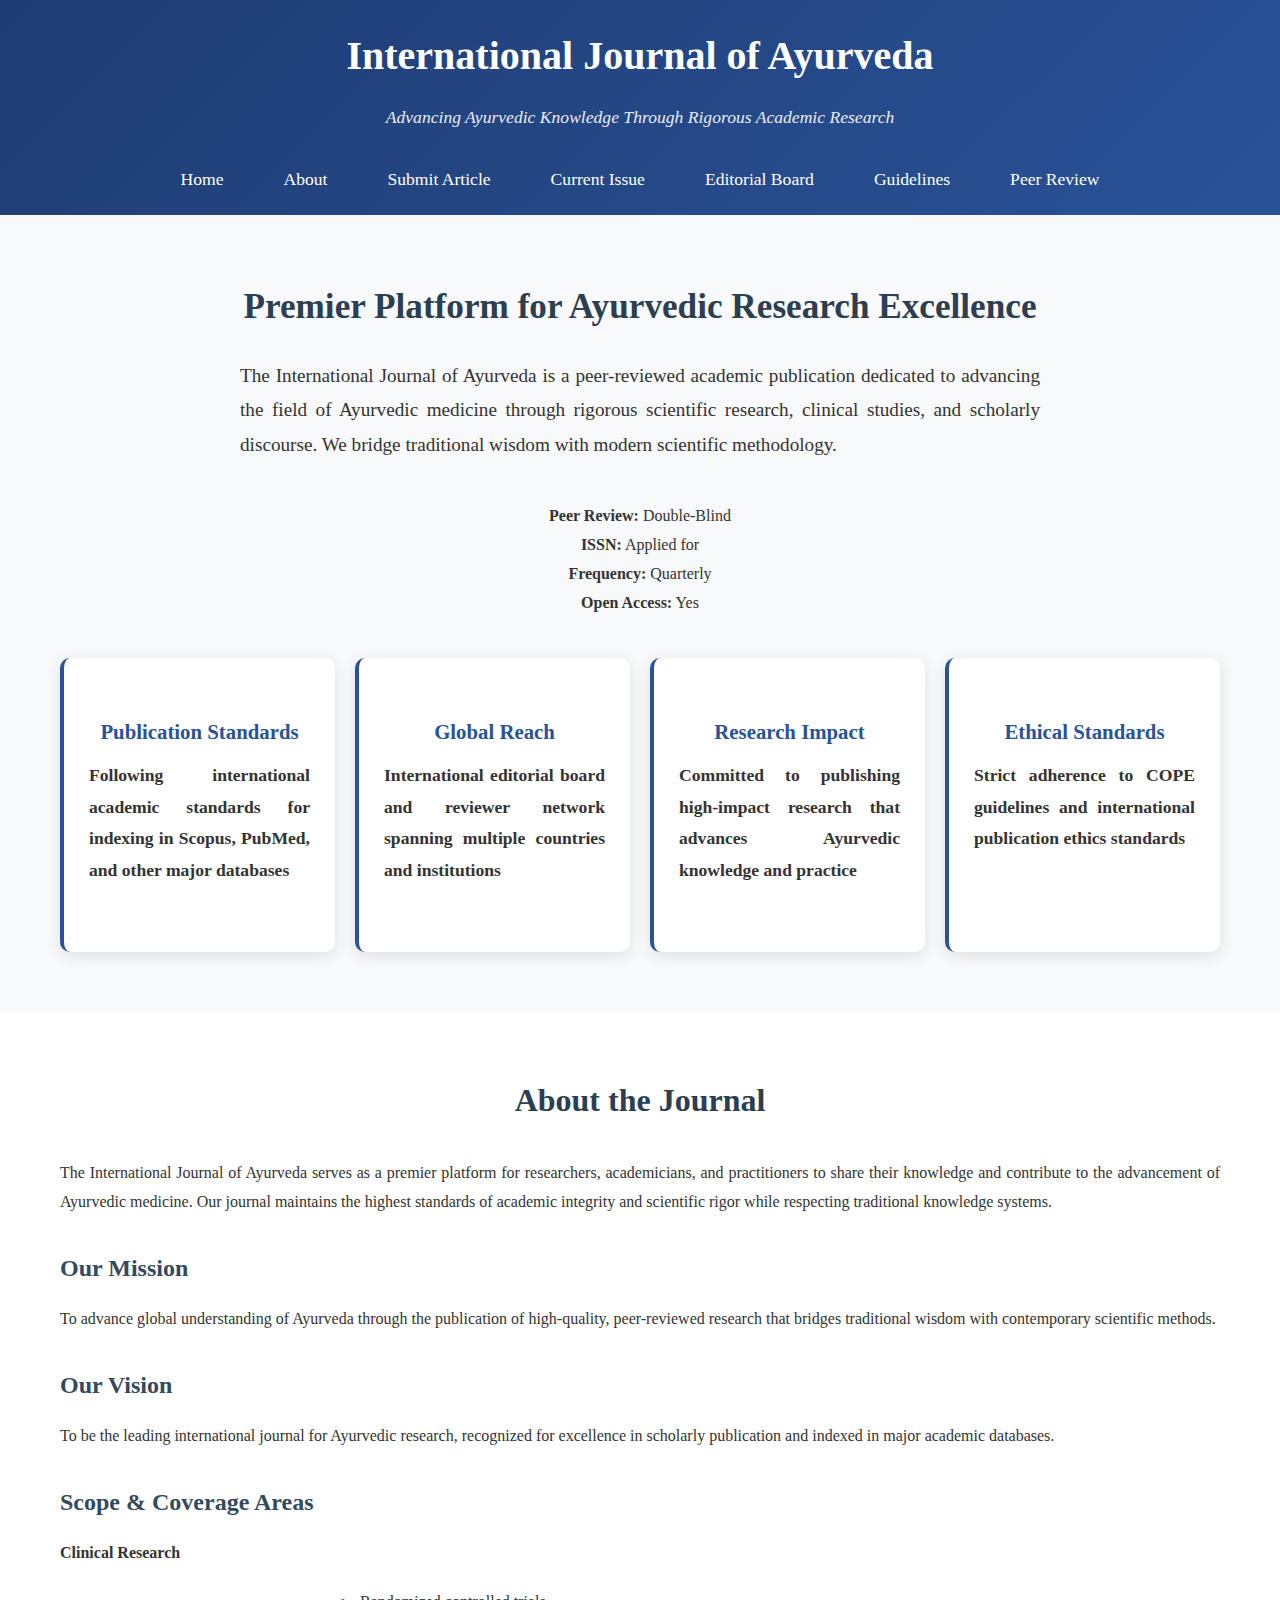
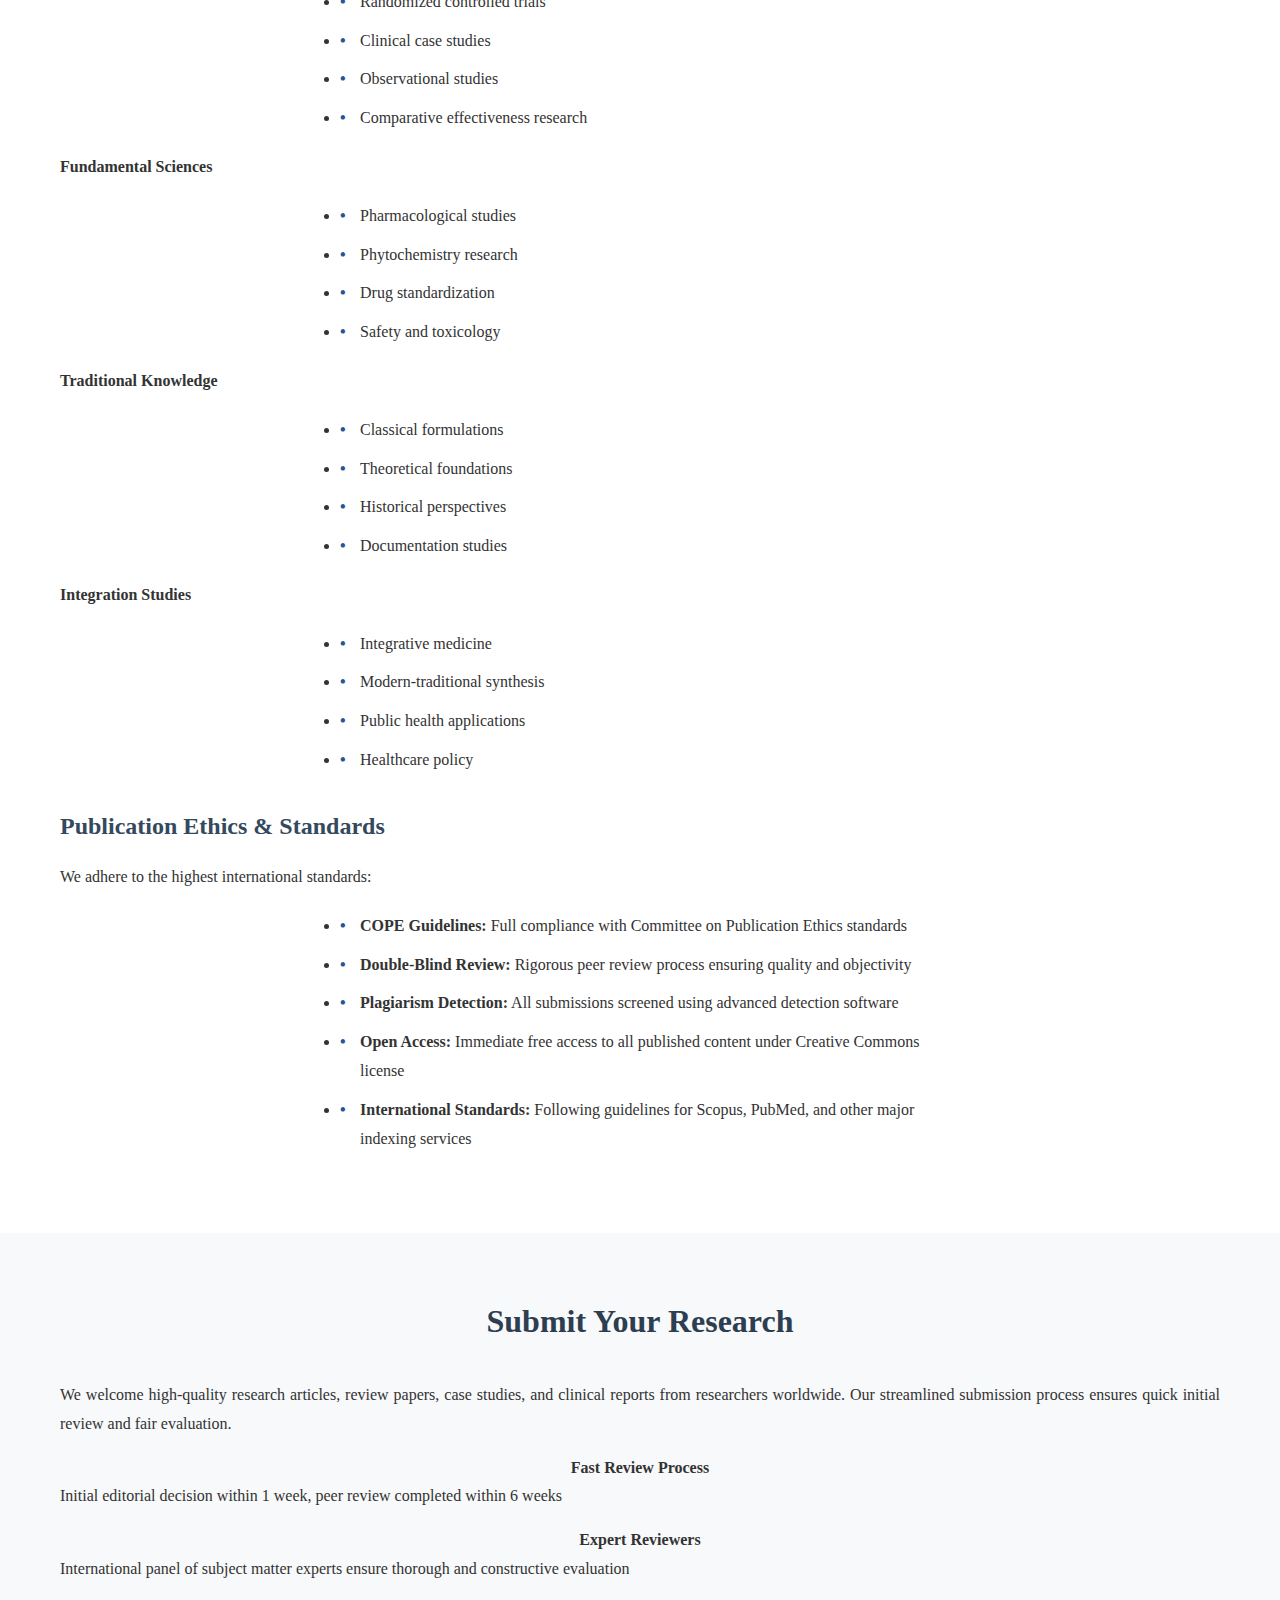
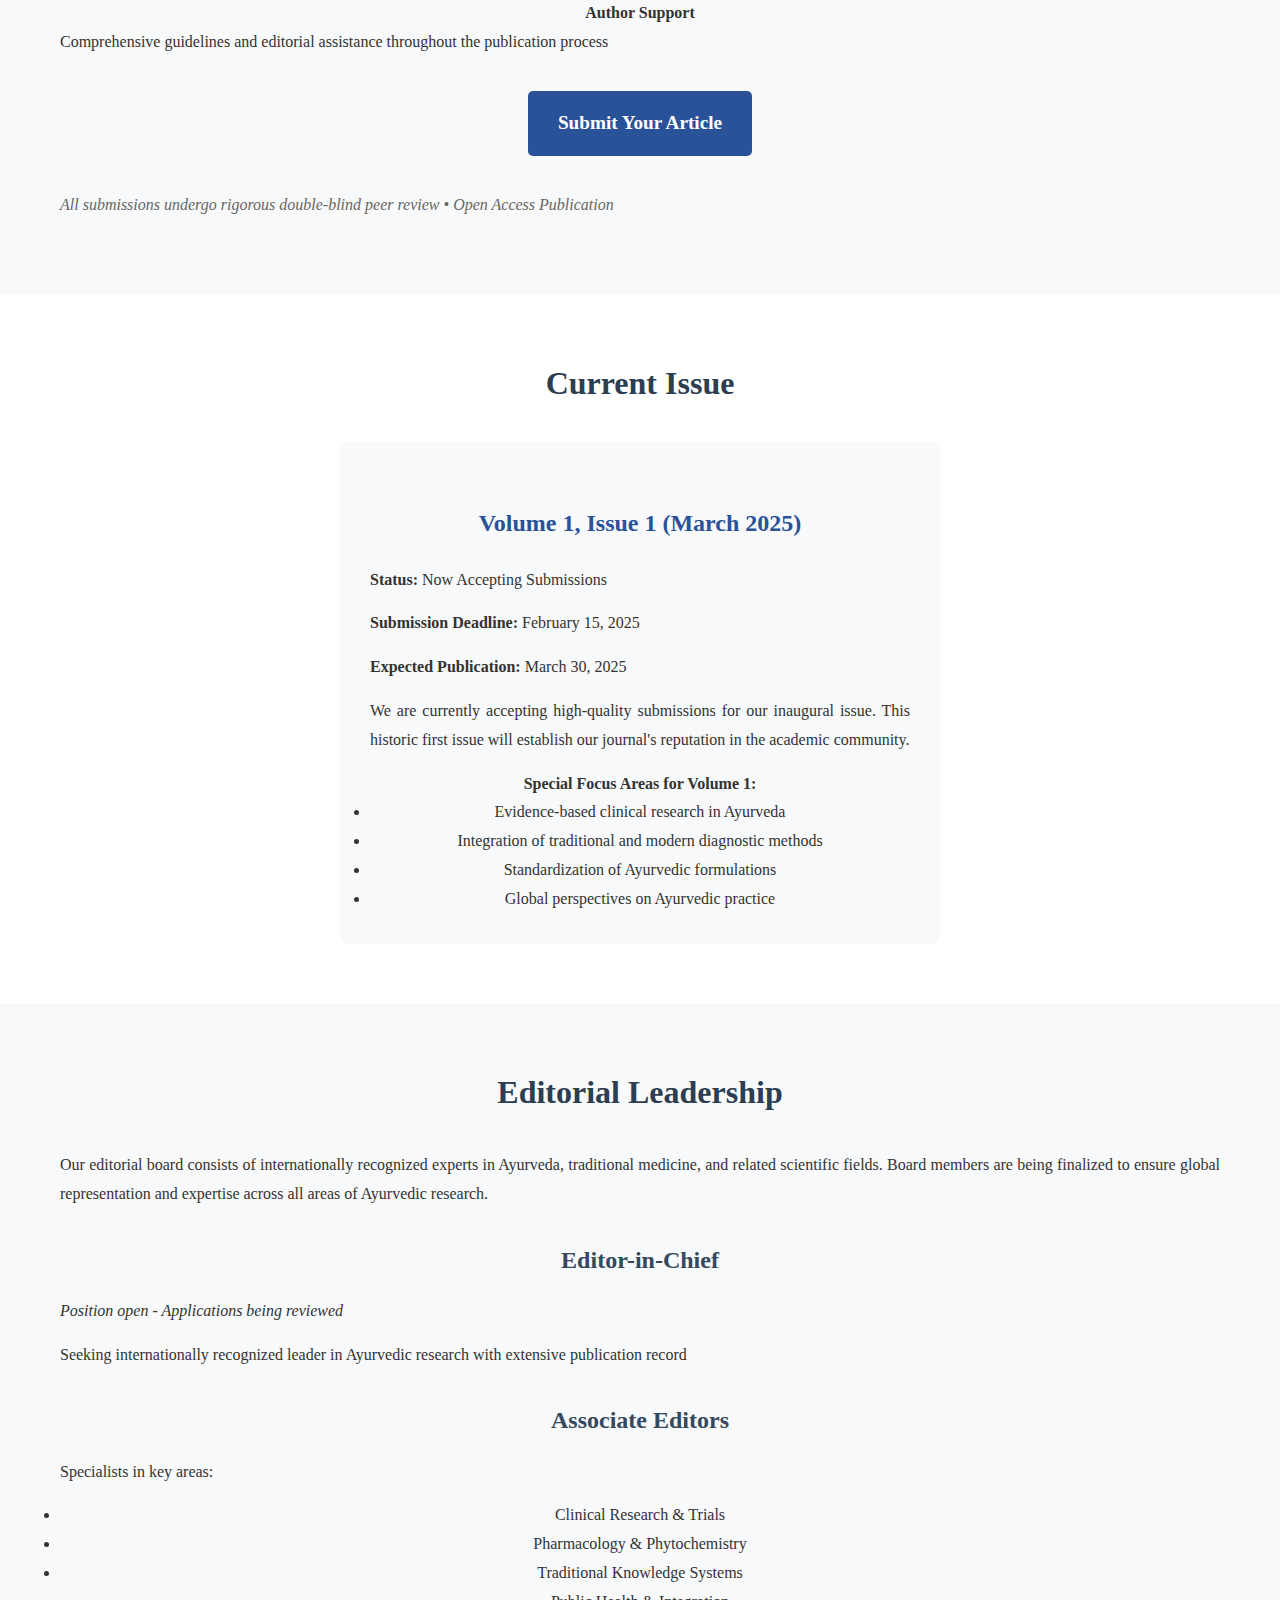
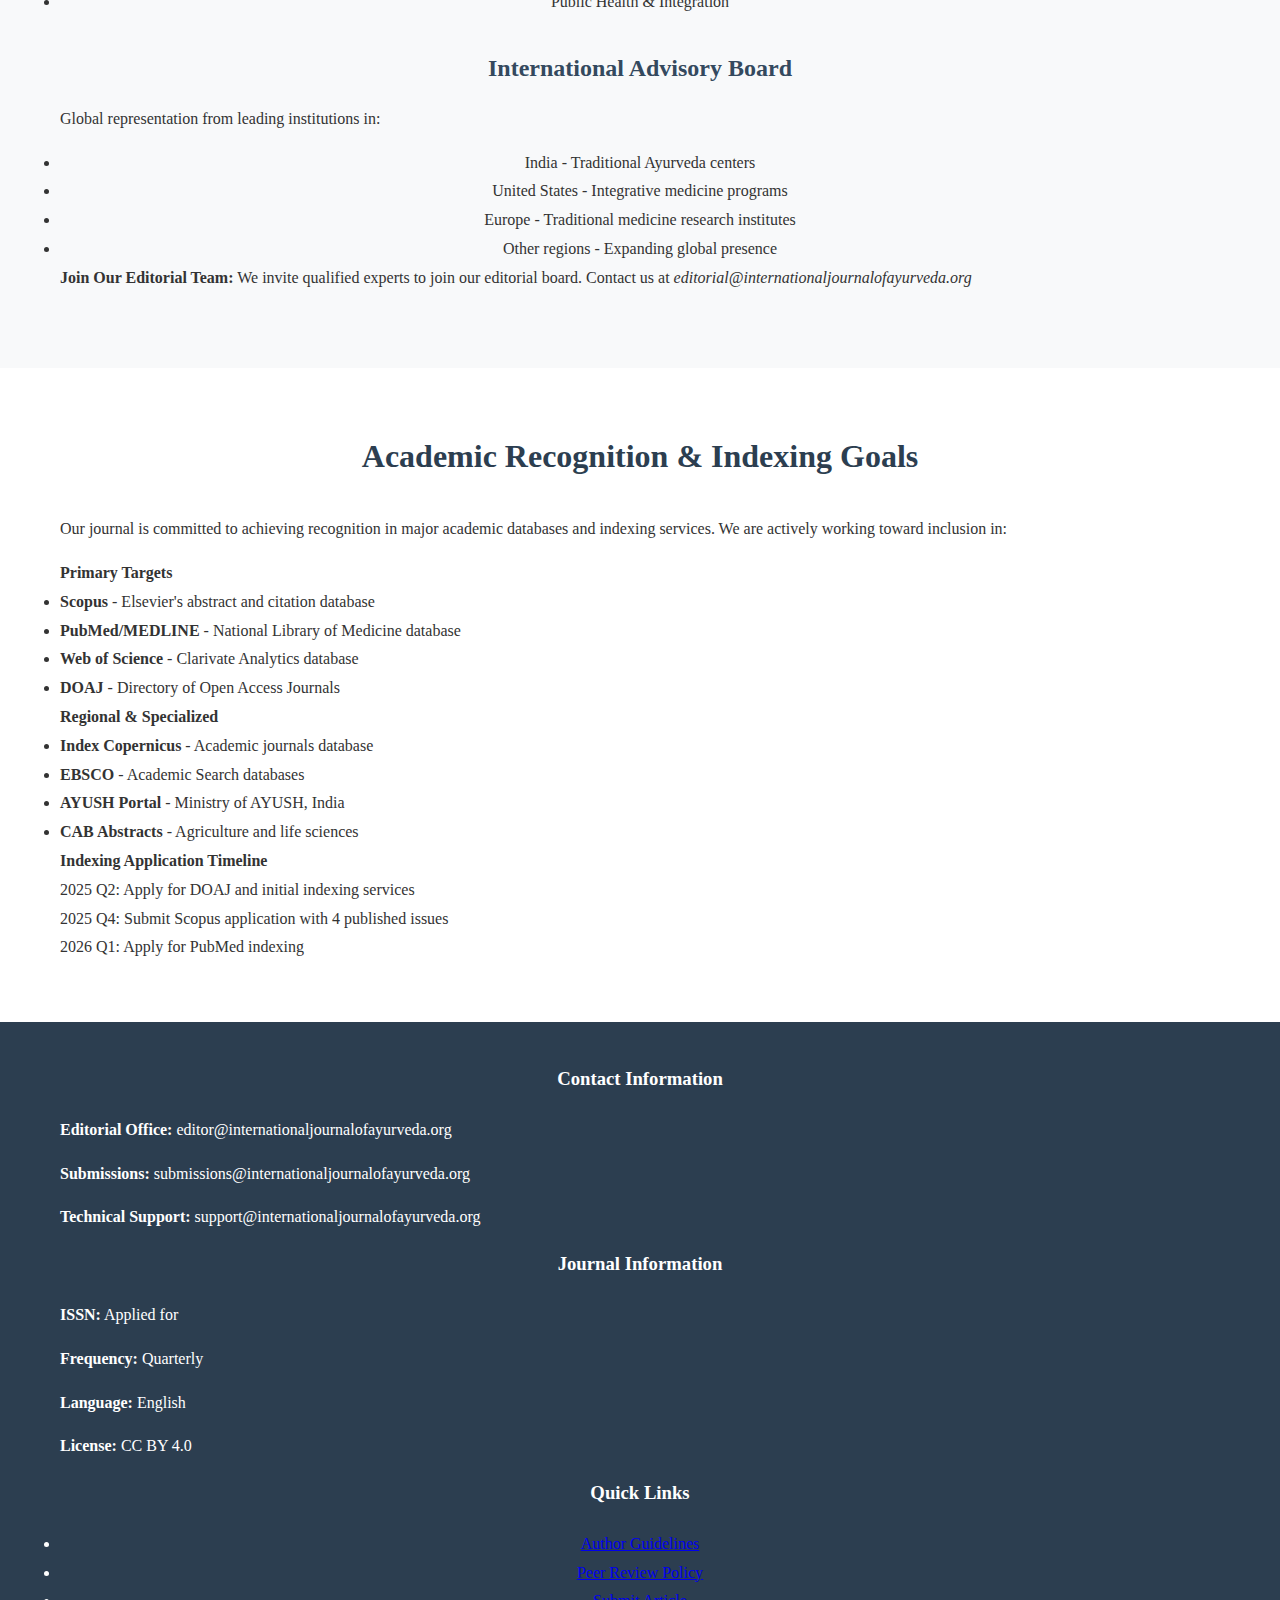
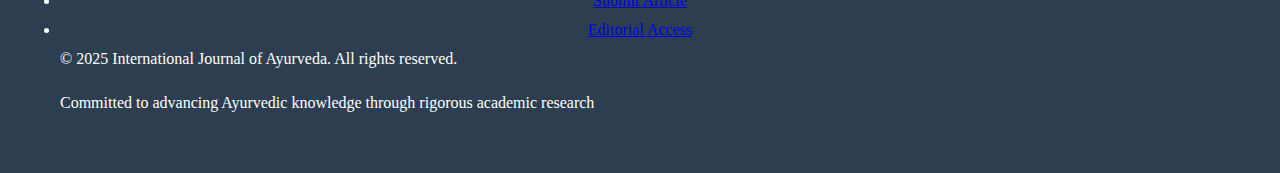
<file: index.html>
<!DOCTYPE html>
<html lang="en">
<head>
    <meta charset="UTF-8">
    <meta name="viewport" content="width=device-width, initial-scale=1.0">
    <title>International Journal of Ayurveda - Peer-Reviewed Academic Publication</title>
    <meta name="description" content="International Journal of Ayurveda - A premier peer-reviewed academic journal for Ayurvedic research, clinical studies, and scholarly articles. ISSN Applied, Quarterly Publication.">
    <meta name="keywords" content="Ayurveda, Academic Journal, Peer Review, Research, Traditional Medicine, Clinical Studies, Ayurvedic Medicine, ISSN, Scopus, PubMed">
    <meta name="author" content="International Journal of Ayurveda Editorial Board">
    <link rel="canonical" href="https://yourusername.github.io/international-journal-of-ayurveda/">
    <link rel="stylesheet" href="assets/css/styles.css">
    
    <!-- Schema.org markup for academic journal -->
    <script type="application/ld+json">
    {
        "@context": "http://schema.org",
        "@type": "Periodical",
        "name": "International Journal of Ayurveda",
        "description": "A peer-reviewed academic journal dedicated to Ayurvedic research and clinical studies",
        "publisher": {
            "@type": "Organization",
            "name": "International Journal of Ayurveda"
        },
        "issn": "Applied for",
        "url": "https://yourusername.github.io/international-journal-of-ayurveda/"
    }
    </script>
</head>
<body>
    <header>
        <div class="container">
            <h1>International Journal of Ayurveda</h1>
            <p class="tagline">Advancing Ayurvedic Knowledge Through Rigorous Academic Research</p>
            <nav>
                <ul>
                    <li><a href="#home">Home</a></li>
                    <li><a href="#about">About</a></li>
                    <li><a href="submit.html">Submit Article</a></li>
                    <li><a href="#current-issue">Current Issue</a></li>
                    <li><a href="#editorial-board">Editorial Board</a></li>
                    <li><a href="author-guidelines.html">Guidelines</a></li>
                    <li><a href="peer-review-policy.html">Peer Review</a></li>
                </ul>
            </nav>
        </div>
    </header>

    <main>
        <section id="home" class="hero">
            <div class="container">
                <h2>Premier Platform for Ayurvedic Research Excellence</h2>
                <p>The International Journal of Ayurveda is a peer-reviewed academic publication dedicated to advancing the field of Ayurvedic medicine through rigorous scientific research, clinical studies, and scholarly discourse. We bridge traditional wisdom with modern scientific methodology.</p>
                
                <div class="journal-credentials">
                    <div class="credential-item">
                        <strong>Peer Review:</strong> Double-Blind
                    </div>
                    <div class="credential-item">
                        <strong>ISSN:</strong> Applied for
                    </div>
                    <div class="credential-item">
                        <strong>Frequency:</strong> Quarterly
                    </div>
                    <div class="credential-item">
                        <strong>Open Access:</strong> Yes
                    </div>
                </div>

                <div class="journal-info">
                    <div class="info-box">
                        <h3>Publication Standards</h3>
                        <p>Following international academic standards for indexing in Scopus, PubMed, and other major databases</p>
                    </div>
                    <div class="info-box">
                        <h3>Global Reach</h3>
                        <p>International editorial board and reviewer network spanning multiple countries and institutions</p>
                    </div>
                    <div class="info-box">
                        <h3>Research Impact</h3>
                        <p>Committed to publishing high-impact research that advances Ayurvedic knowledge and practice</p>
                    </div>
                    <div class="info-box">
                        <h3>Ethical Standards</h3>
                        <p>Strict adherence to COPE guidelines and international publication ethics standards</p>
                    </div>
                </div>
            </div>
        </section>

        <section id="about" class="about">
            <div class="container">
                <h2>About the Journal</h2>
                <p>The International Journal of Ayurveda serves as a premier platform for researchers, academicians, and practitioners to share their knowledge and contribute to the advancement of Ayurvedic medicine. Our journal maintains the highest standards of academic integrity and scientific rigor while respecting traditional knowledge systems.</p>
                
                <div class="journal-mission">
                    <div class="mission-item">
                        <h3>Our Mission</h3>
                        <p>To advance global understanding of Ayurveda through the publication of high-quality, peer-reviewed research that bridges traditional wisdom with contemporary scientific methods.</p>
                    </div>
                    <div class="mission-item">
                        <h3>Our Vision</h3>
                        <p>To be the leading international journal for Ayurvedic research, recognized for excellence in scholarly publication and indexed in major academic databases.</p>
                    </div>
                </div>

                <h3>Scope & Coverage Areas</h3>
                <div class="scope-grid">
                    <div class="scope-item">
                        <h4>Clinical Research</h4>
                        <ul>
                            <li>Randomized controlled trials</li>
                            <li>Clinical case studies</li>
                            <li>Observational studies</li>
                            <li>Comparative effectiveness research</li>
                        </ul>
                    </div>
                    <div class="scope-item">
                        <h4>Fundamental Sciences</h4>
                        <ul>
                            <li>Pharmacological studies</li>
                            <li>Phytochemistry research</li>
                            <li>Drug standardization</li>
                            <li>Safety and toxicology</li>
                        </ul>
                    </div>
                    <div class="scope-item">
                        <h4>Traditional Knowledge</h4>
                        <ul>
                            <li>Classical formulations</li>
                            <li>Theoretical foundations</li>
                            <li>Historical perspectives</li>
                            <li>Documentation studies</li>
                        </ul>
                    </div>
                    <div class="scope-item">
                        <h4>Integration Studies</h4>
                        <ul>
                            <li>Integrative medicine</li>
                            <li>Modern-traditional synthesis</li>
                            <li>Public health applications</li>
                            <li>Healthcare policy</li>
                        </ul>
                    </div>
                </div>

                <h3>Publication Ethics & Standards</h3>
                <p>We adhere to the highest international standards:</p>
                <ul class="ethics-list">
                    <li><strong>COPE Guidelines:</strong> Full compliance with Committee on Publication Ethics standards</li>
                    <li><strong>Double-Blind Review:</strong> Rigorous peer review process ensuring quality and objectivity</li>
                    <li><strong>Plagiarism Detection:</strong> All submissions screened using advanced detection software</li>
                    <li><strong>Open Access:</strong> Immediate free access to all published content under Creative Commons license</li>
                    <li><strong>International Standards:</strong> Following guidelines for Scopus, PubMed, and other major indexing services</li>
                </ul>
            </div>
        </section>

        <section id="submit" class="submission">
            <div class="container">
                <h2>Submit Your Research</h2>
                <p>We welcome high-quality research articles, review papers, case studies, and clinical reports from researchers worldwide. Our streamlined submission process ensures quick initial review and fair evaluation.</p>
                
                <div class="submission-highlights">
                    <div class="highlight-item">
                        <h4>Fast Review Process</h4>
                        <p>Initial editorial decision within 1 week, peer review completed within 6 weeks</p>
                    </div>
                    <div class="highlight-item">
                        <h4>Expert Reviewers</h4>
                        <p>International panel of subject matter experts ensure thorough and constructive evaluation</p>
                    </div>
                    <div class="highlight-item">
                        <h4>Author Support</h4>
                        <p>Comprehensive guidelines and editorial assistance throughout the publication process</p>
                    </div>
                </div>
                
                <a href="submit.html" class="cta-button">Submit Your Article</a>
                <p class="note">All submissions undergo rigorous double-blind peer review • Open Access Publication</p>
            </div>
        </section>

        <section id="current-issue" class="current-issue">
            <div class="container">
                <h2>Current Issue</h2>
                <div class="issue-info">
                    <h3>Volume 1, Issue 1 (March 2025)</h3>
                    <div class="issue-status">
                        <p><strong>Status:</strong> Now Accepting Submissions</p>
                        <p><strong>Submission Deadline:</strong> February 15, 2025</p>
                        <p><strong>Expected Publication:</strong> March 30, 2025</p>
                    </div>
                    <p>We are currently accepting high-quality submissions for our inaugural issue. This historic first issue will establish our journal's reputation in the academic community.</p>
                    
                    <div class="special-focus">
                        <h4>Special Focus Areas for Volume 1:</h4>
                        <ul>
                            <li>Evidence-based clinical research in Ayurveda</li>
                            <li>Integration of traditional and modern diagnostic methods</li>
                            <li>Standardization of Ayurvedic formulations</li>
                            <li>Global perspectives on Ayurvedic practice</li>
                        </ul>
                    </div>
                </div>
            </div>
        </section>

        <section id="editorial-board" class="editorial">
            <div class="container">
                <h2>Editorial Leadership</h2>
                <p>Our editorial board consists of internationally recognized experts in Ayurveda, traditional medicine, and related scientific fields. Board members are being finalized to ensure global representation and expertise across all areas of Ayurvedic research.</p>
                
                <div class="board-structure">
                    <div class="board-section">
                        <h3>Editor-in-Chief</h3>
                        <p><em>Position open - Applications being reviewed</em></p>
                        <p>Seeking internationally recognized leader in Ayurvedic research with extensive publication record</p>
                    </div>
                    
                    <div class="board-section">
                        <h3>Associate Editors</h3>
                        <p>Specialists in key areas:</p>
                        <ul>
                            <li>Clinical Research & Trials</li>
                            <li>Pharmacology & Phytochemistry</li>
                            <li>Traditional Knowledge Systems</li>
                            <li>Public Health & Integration</li>
                        </ul>
                    </div>
                    
                    <div class="board-section">
                        <h3>International Advisory Board</h3>
                        <p>Global representation from leading institutions in:</p>
                        <ul>
                            <li>India - Traditional Ayurveda centers</li>
                            <li>United States - Integrative medicine programs</li>
                            <li>Europe - Traditional medicine research institutes</li>
                            <li>Other regions - Expanding global presence</li>
                        </ul>
                    </div>
                </div>
                
                <p><strong>Join Our Editorial Team:</strong> We invite qualified experts to join our editorial board. Contact us at <em>editorial@internationaljournalofayurveda.org</em></p>
            </div>
        </section>

        <section id="indexing-goals" class="indexing-section">
            <div class="container">
                <h2>Academic Recognition & Indexing Goals</h2>
                <p>Our journal is committed to achieving recognition in major academic databases and indexing services. We are actively working toward inclusion in:</p>
                
                <div class="indexing-grid">
                    <div class="indexing-item">
                        <h4>Primary Targets</h4>
                        <ul>
                            <li><strong>Scopus</strong> - Elsevier's abstract and citation database</li>
                            <li><strong>PubMed/MEDLINE</strong> - National Library of Medicine database</li>
                            <li><strong>Web of Science</strong> - Clarivate Analytics database</li>
                            <li><strong>DOAJ</strong> - Directory of Open Access Journals</li>
                        </ul>
                    </div>
                    
                    <div class="indexing-item">
                        <h4>Regional & Specialized</h4>
                        <ul>
                            <li><strong>Index Copernicus</strong> - Academic journals database</li>
                            <li><strong>EBSCO</strong> - Academic Search databases</li>
                            <li><strong>AYUSH Portal</strong> - Ministry of AYUSH, India</li>
                            <li><strong>CAB Abstracts</strong> - Agriculture and life sciences</li>
                        </ul>
                    </div>
                </div>
                
                <div class="indexing-timeline">
                    <h4>Indexing Application Timeline</h4>
                    <div class="timeline-item">
                        <span class="timeline-date">2025 Q2:</span>
                        <span class="timeline-desc">Apply for DOAJ and initial indexing services</span>
                    </div>
                    <div class="timeline-item">
                        <span class="timeline-date">2025 Q4:</span>
                        <span class="timeline-desc">Submit Scopus application with 4 published issues</span>
                    </div>
                    <div class="timeline-item">
                        <span class="timeline-date">2026 Q1:</span>
                        <span class="timeline-desc">Apply for PubMed indexing</span>
                    </div>
                </div>
            </div>
        </section>
    </main>

    <footer id="contact">
        <div class="container">
            <div class="footer-content">
                <div class="contact-info">
                    <h3>Contact Information</h3>
                    <p><strong>Editorial Office:</strong> editor@internationaljournalofayurveda.org</p>
                    <p><strong>Submissions:</strong> submissions@internationaljournalofayurveda.org</p>
                    <p><strong>Technical Support:</strong> support@internationaljournalofayurveda.org</p>
                </div>
                
                <div class="journal-info-footer">
                    <h3>Journal Information</h3>
                    <p><strong>ISSN:</strong> Applied for</p>
                    <p><strong>Frequency:</strong> Quarterly</p>
                    <p><strong>Language:</strong> English</p>
                    <p><strong>License:</strong> CC BY 4.0</p>
                </div>
                
                <div class="quick-links">
                    <h3>Quick Links</h3>
                    <ul>
                        <li><a href="author-guidelines.html">Author Guidelines</a></li>
                        <li><a href="peer-review-policy.html">Peer Review Policy</a></li>
                        <li><a href="submit.html">Submit Article</a></li>
                        <li><a href="editorial-dashboard.html">Editorial Access</a></li>
                    </ul>
                </div>
            </div>
            
            <div class="footer-bottom">
                <p>© 2025 International Journal of Ayurveda. All rights reserved.</p>
                <p>Committed to advancing Ayurvedic knowledge through rigorous academic research</p>
            </div>
        </div>
    </footer>
</body>
</html>
</file>
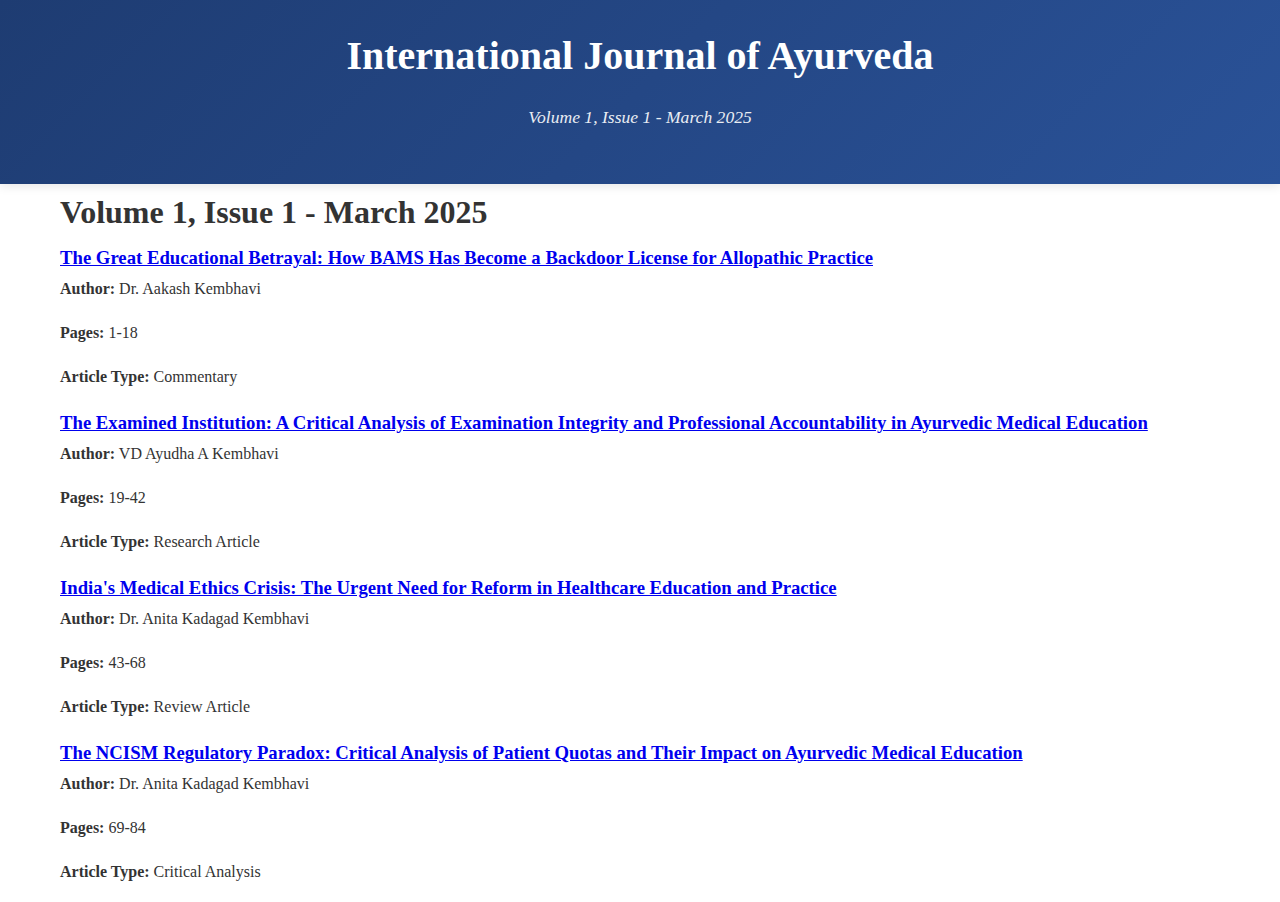
<file: articles/2025/volume-1/issue-1/index.html>
<!DOCTYPE html>
<html lang="en">
<head>
    <meta charset="UTF-8">
    <meta name="viewport" content="width=device-width, initial-scale=1.0">
    <title>Volume 1, Issue 1 - International Journal of Ayurveda</title>
    <link rel="stylesheet" href="../../../../assets/css/styles.css">
</head>
<body>
    <header>
        <div class="container">
            <h1><a href="../../../../index.html" style="color: white; text-decoration: none;">International Journal of Ayurveda</a></h1>
            <p class="tagline">Volume 1, Issue 1 - March 2025</p>
        </div>
    </header>

    <main>
        <div class="container">
            <h1>Volume 1, Issue 1 - March 2025</h1>
            
            <div class="issue-articles">
                <div class="article-entry">
                    <h3><a href="article-1/">The Great Educational Betrayal: How BAMS Has Become a Backdoor License for Allopathic Practice</a></h3>
                    <p><strong>Author:</strong> Dr. Aakash Kembhavi</p>
                    <p><strong>Pages:</strong> 1-18</p>
                    <p><strong>Article Type:</strong> Commentary</p>
                </div>
                
                <div class="article-entry">
    <h3><a href="article-2/">The Examined Institution: A Critical Analysis of Examination Integrity and Professional Accountability in Ayurvedic Medical Education</a></h3>
    <p><strong>Author:</strong> VD Ayudha A Kembhavi</p>
    <p><strong>Pages:</strong> 19-42</p>
    <p><strong>Article Type:</strong> Research Article</p>
</div>
            
                <div class="article-entry">
    <h3><a href="article-3/">India's Medical Ethics Crisis: The Urgent Need for Reform in Healthcare Education and Practice</a></h3>
    <p><strong>Author:</strong> Dr. Anita Kadagad Kembhavi</p>
    <p><strong>Pages:</strong> 43-68</p>
    <p><strong>Article Type:</strong> Review Article</p>
</div>
                
                <div class="article-entry">
    <h3><a href="article-4/">The NCISM Regulatory Paradox: Critical Analysis of Patient Quotas and Their Impact on Ayurvedic Medical Education</a></h3>
    <p><strong>Author:</strong> Dr. Anita Kadagad Kembhavi</p>
    <p><strong>Pages:</strong> 69-84</p>
    <p><strong>Article Type:</strong> Critical Analysis</p>
</div>
            
            </div>
        </div>
    </main>
</body>
</html>
</file>
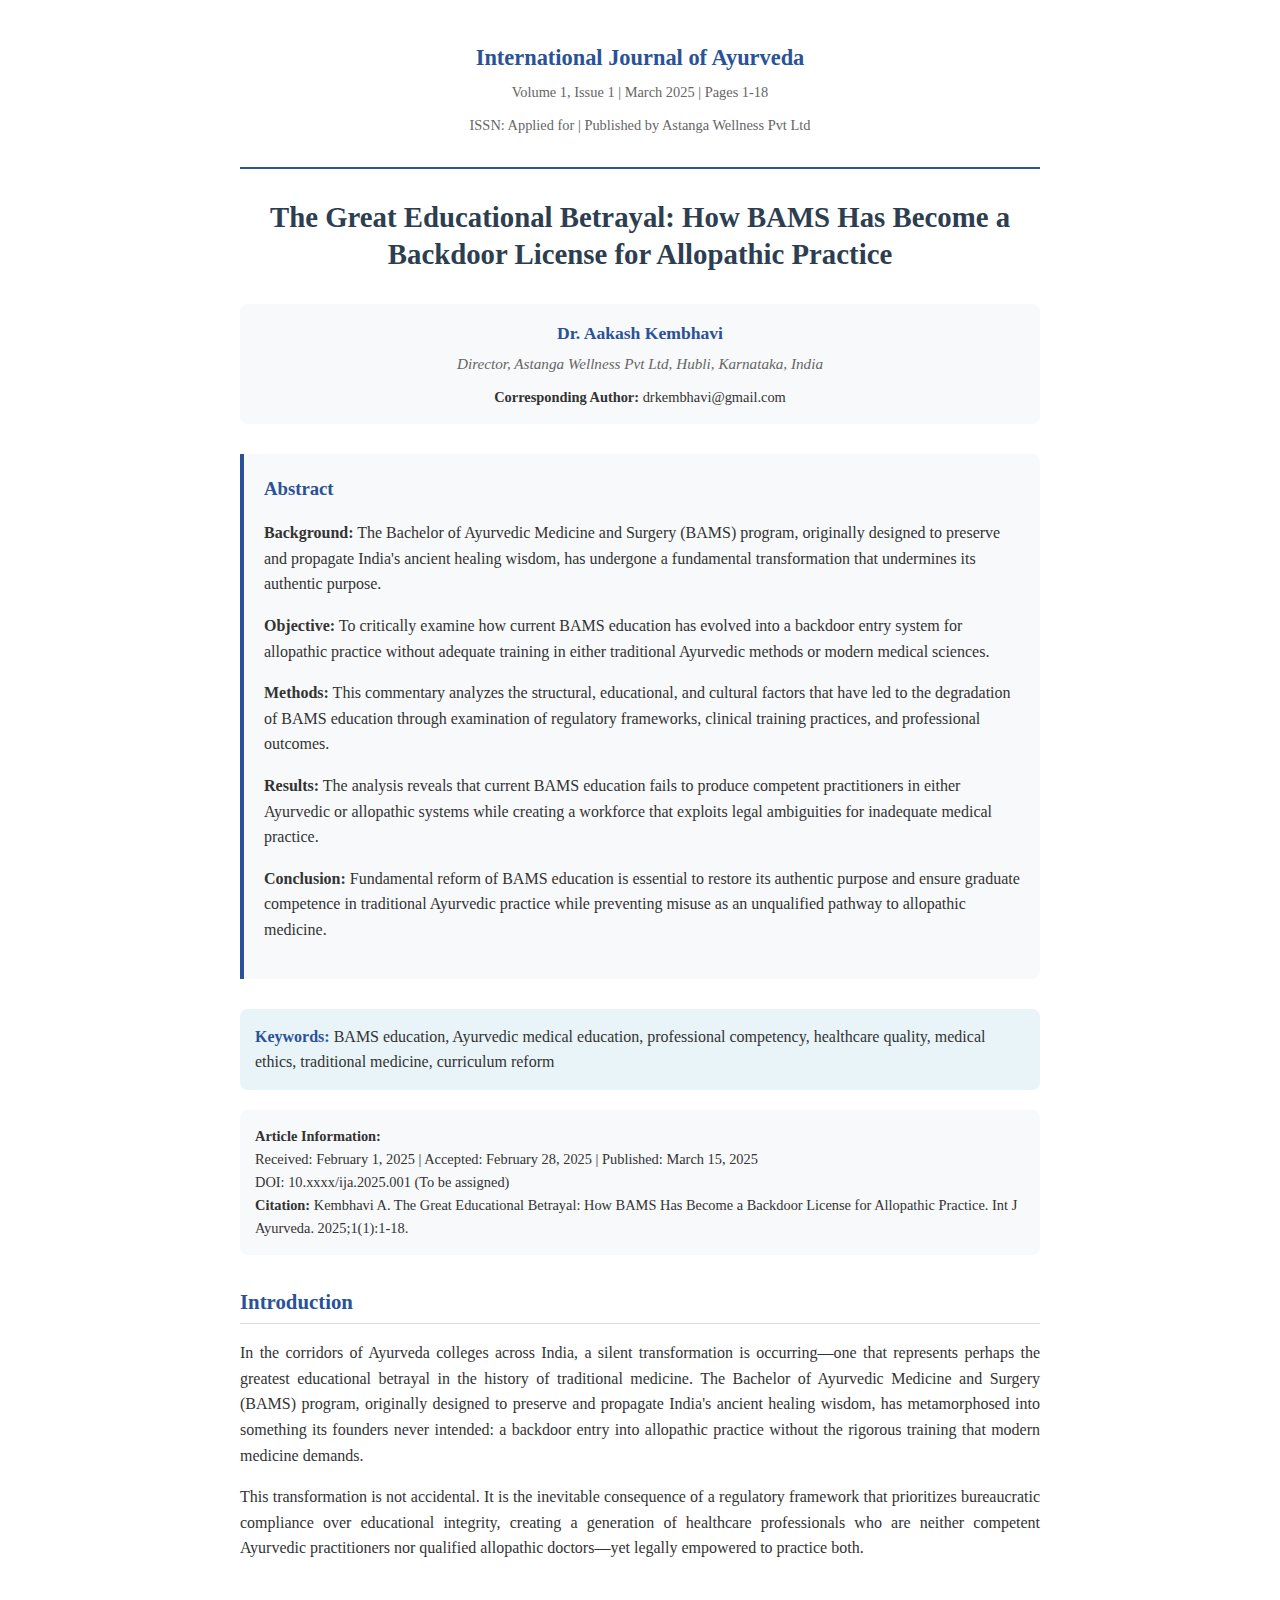
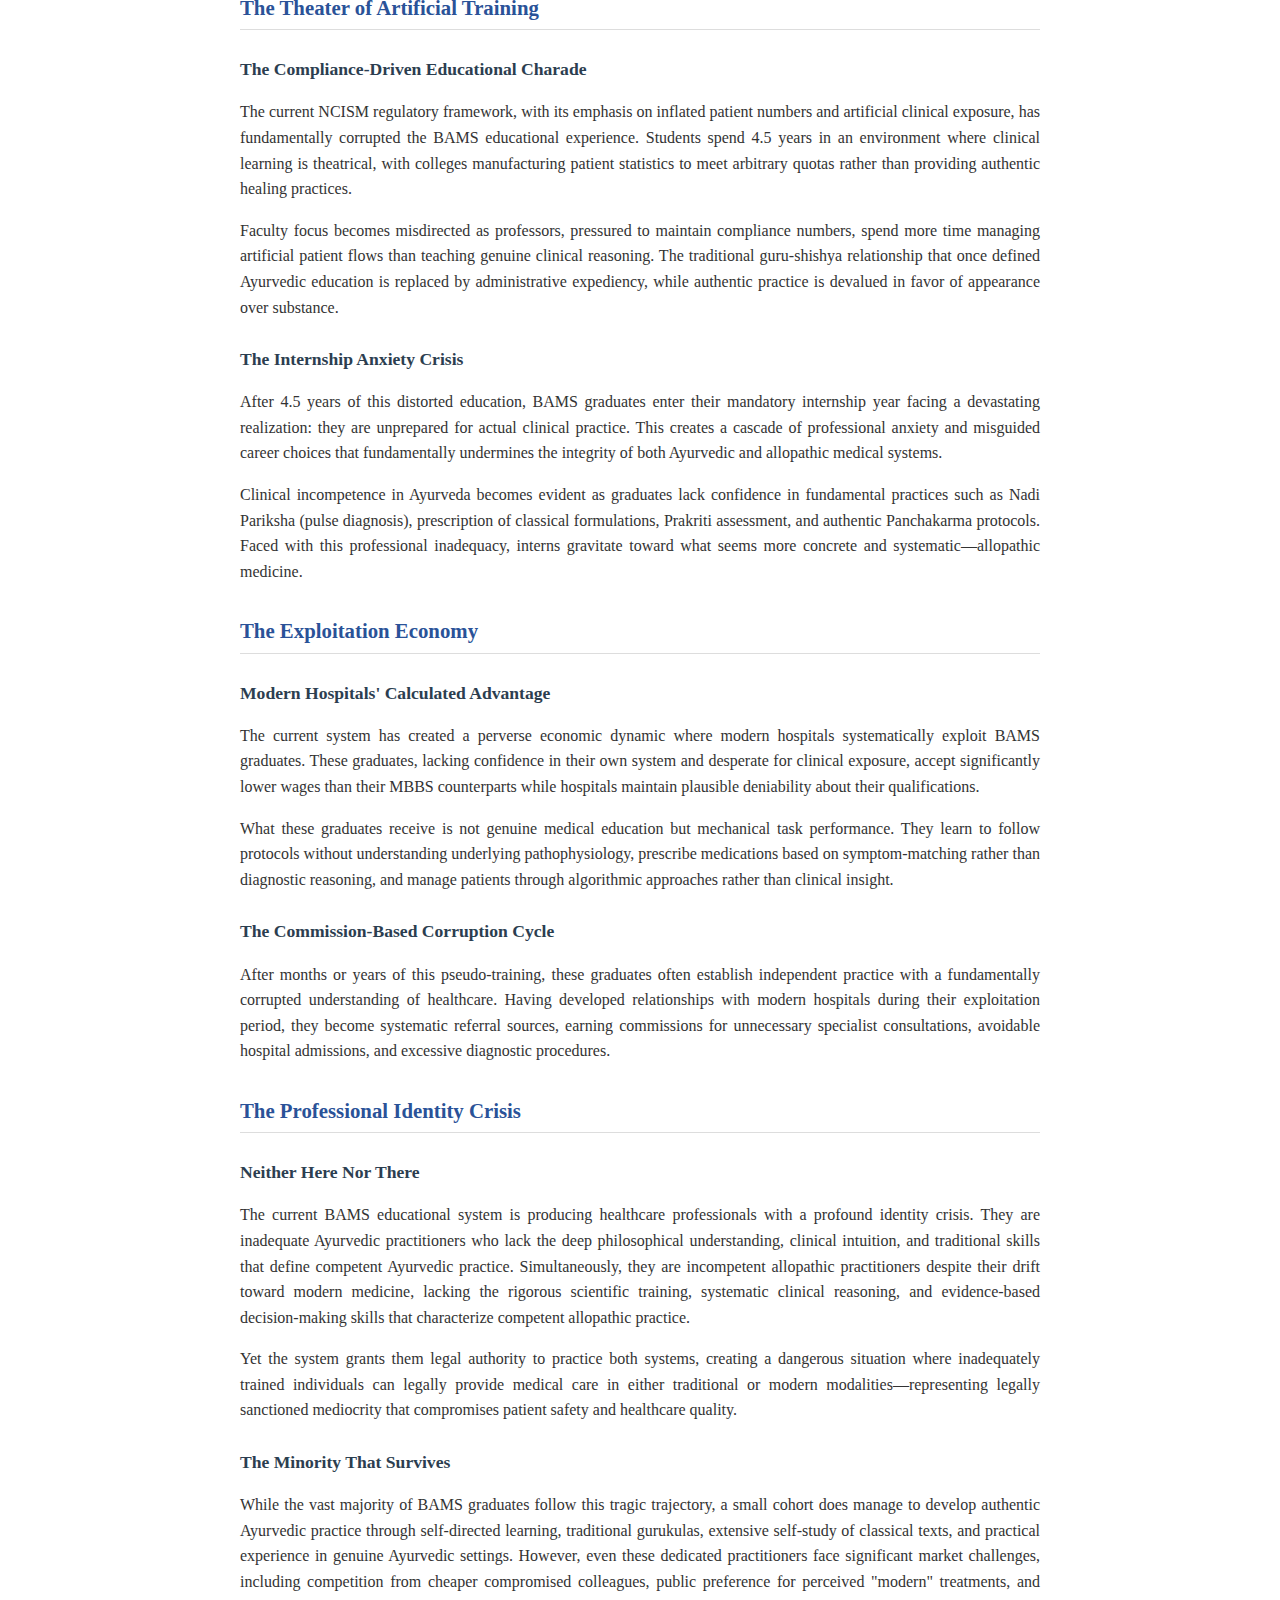
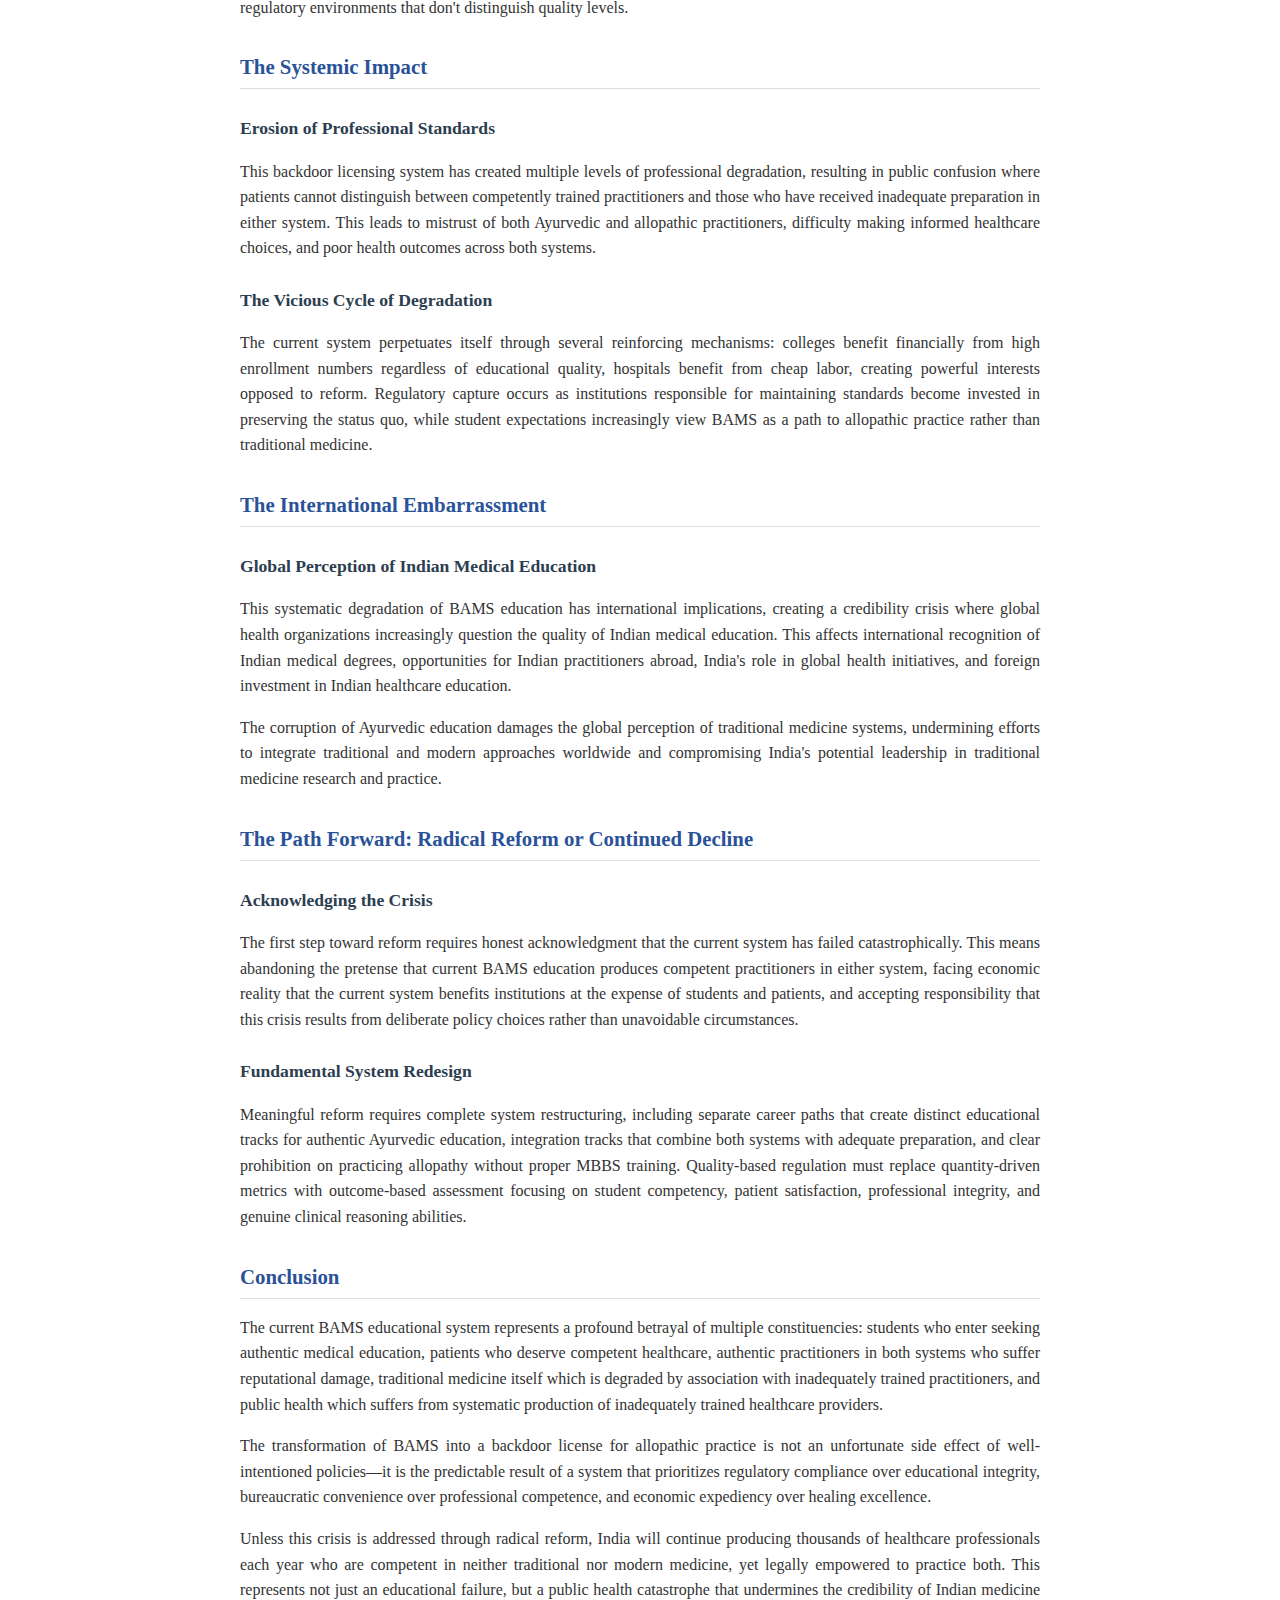
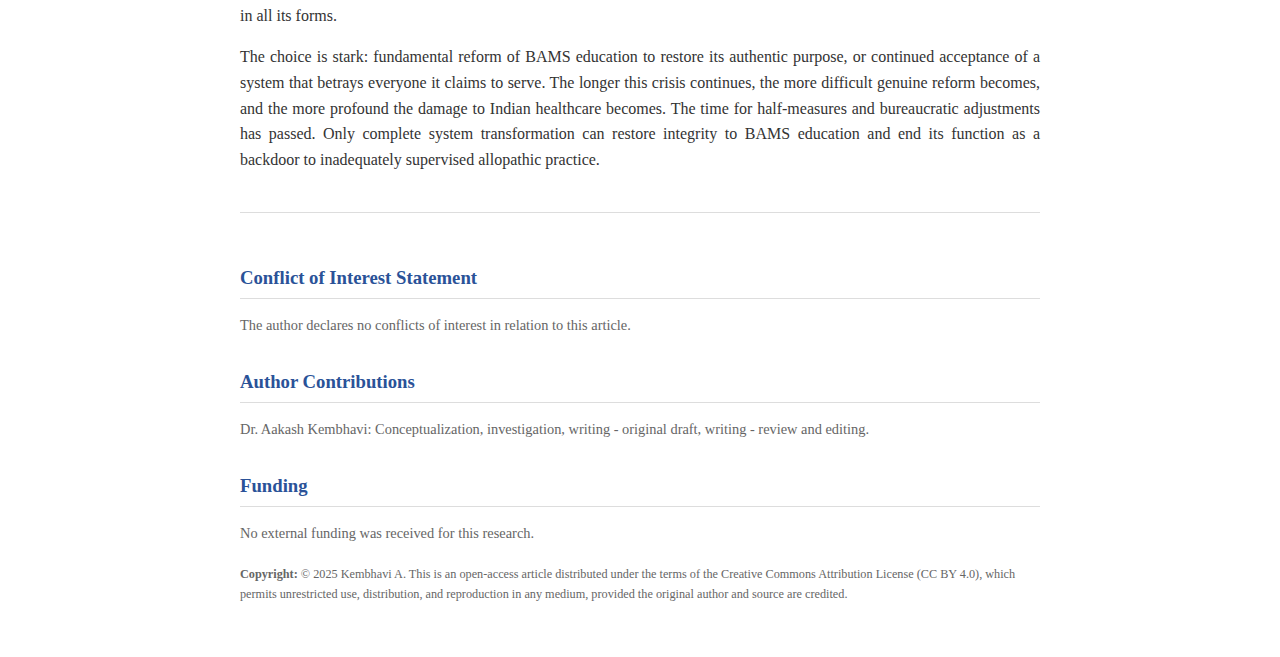
<file: articles/2025/volume-1/issue-1/article-1/index.html>
<!DOCTYPE html>
<html lang="en">
<head>
    <meta charset="UTF-8">
    <meta name="viewport" content="width=device-width, initial-scale=1.0">
    <title>International Journal of Ayurveda - Volume 1, Issue 1</title>
    <style>
        body {
            font-family: 'Times New Roman', serif;
            line-height: 1.6;
            max-width: 800px;
            margin: 0 auto;
            padding: 40px;
            color: #333;
            background-color: #fff;
        }
        .journal-header {
            text-align: center;
            border-bottom: 2px solid #2a5298;
            margin-bottom: 30px;
            padding-bottom: 20px;
        }
        .journal-title {
            font-size: 1.4em;
            font-weight: bold;
            color: #2a5298;
            margin-bottom: 5px;
        }
        .journal-info {
            font-size: 0.9em;
            color: #666;
            margin-bottom: 10px;
        }
        .article-title {
            font-size: 1.8em;
            font-weight: bold;
            color: #2c3e50;
            text-align: center;
            margin: 30px 0;
            line-height: 1.3;
        }
        .author-info {
            text-align: center;
            margin-bottom: 30px;
            padding: 15px;
            background-color: #f8f9fa;
            border-radius: 8px;
        }
        .author-name {
            font-weight: bold;
            font-size: 1.1em;
            color: #2a5298;
            margin-bottom: 5px;
        }
        .author-affiliation {
            font-style: italic;
            color: #666;
            font-size: 0.95em;
        }
        .abstract {
            background-color: #f8f9fa;
            padding: 20px;
            margin: 30px 0;
            border-left: 4px solid #2a5298;
            border-radius: 0 8px 8px 0;
        }
        .abstract h3 {
            color: #2a5298;
            margin-top: 0;
            margin-bottom: 15px;
        }
        .keywords {
            margin: 20px 0;
            padding: 15px;
            background-color: #e8f4f8;
            border-radius: 8px;
        }
        .keywords strong {
            color: #2a5298;
        }
        .section-heading {
            font-size: 1.3em;
            font-weight: bold;
            color: #2a5298;
            margin: 30px 0 15px 0;
            border-bottom: 1px solid #ddd;
            padding-bottom: 5px;
        }
        .subsection-heading {
            font-size: 1.1em;
            font-weight: bold;
            color: #2c3e50;
            margin: 25px 0 10px 0;
        }
        .content p {
            text-align: justify;
            margin-bottom: 15px;
        }
        .content ul, .content ol {
            margin: 15px 0;
            padding-left: 30px;
        }
        .content li {
            margin-bottom: 8px;
        }
        .quote {
            font-style: italic;
            color: #555;
            border-left: 3px solid #2a5298;
            padding-left: 15px;
            margin: 20px 0;
        }
        .footer-info {
            margin-top: 40px;
            padding-top: 20px;
            border-top: 1px solid #ddd;
            font-size: 0.9em;
            color: #666;
        }
        .doi-info {
            background-color: #f8f9fa;
            padding: 15px;
            margin: 20px 0;
            border-radius: 8px;
            font-size: 0.9em;
        }
    </style>
</head>
<body>
    <div class="journal-header">
        <div class="journal-title">International Journal of Ayurveda</div>
        <div class="journal-info">Volume 1, Issue 1 | March 2025 | Pages 1-18</div>
        <div class="journal-info">ISSN: Applied for | Published by Astanga Wellness Pvt Ltd</div>
    </div>

    <h1 class="article-title">The Great Educational Betrayal: How BAMS Has Become a Backdoor License for Allopathic Practice</h1>

    <div class="author-info">
        <div class="author-name">Dr. Aakash Kembhavi</div>
        <div class="author-affiliation">Director, Astanga Wellness Pvt Ltd, Hubli, Karnataka, India</div>
        <div style="margin-top: 10px; font-size: 0.9em;">
            <strong>Corresponding Author:</strong> drkembhavi@gmail.com
        </div>
    </div>

    <div class="abstract">
        <h3>Abstract</h3>
        <p><strong>Background:</strong> The Bachelor of Ayurvedic Medicine and Surgery (BAMS) program, originally designed to preserve and propagate India's ancient healing wisdom, has undergone a fundamental transformation that undermines its authentic purpose.</p>
        
        <p><strong>Objective:</strong> To critically examine how current BAMS education has evolved into a backdoor entry system for allopathic practice without adequate training in either traditional Ayurvedic methods or modern medical sciences.</p>
        
        <p><strong>Methods:</strong> This commentary analyzes the structural, educational, and cultural factors that have led to the degradation of BAMS education through examination of regulatory frameworks, clinical training practices, and professional outcomes.</p>
        
        <p><strong>Results:</strong> The analysis reveals that current BAMS education fails to produce competent practitioners in either Ayurvedic or allopathic systems while creating a workforce that exploits legal ambiguities for inadequate medical practice.</p>
        
        <p><strong>Conclusion:</strong> Fundamental reform of BAMS education is essential to restore its authentic purpose and ensure graduate competence in traditional Ayurvedic practice while preventing misuse as an unqualified pathway to allopathic medicine.</p>
    </div>

    <div class="keywords">
        <strong>Keywords:</strong> BAMS education, Ayurvedic medical education, professional competency, healthcare quality, medical ethics, traditional medicine, curriculum reform
    </div>

    <div class="doi-info">
        <strong>Article Information:</strong><br>
        Received: February 1, 2025 | Accepted: February 28, 2025 | Published: March 15, 2025<br>
        DOI: 10.xxxx/ija.2025.001 (To be assigned)<br>
        <strong>Citation:</strong> Kembhavi A. The Great Educational Betrayal: How BAMS Has Become a Backdoor License for Allopathic Practice. Int J Ayurveda. 2025;1(1):1-18.
    </div>

    <div class="content">
        <div class="section-heading">Introduction</div>
        <p>In the corridors of Ayurveda colleges across India, a silent transformation is occurring—one that represents perhaps the greatest educational betrayal in the history of traditional medicine. The Bachelor of Ayurvedic Medicine and Surgery (BAMS) program, originally designed to preserve and propagate India's ancient healing wisdom, has metamorphosed into something its founders never intended: a backdoor entry into allopathic practice without the rigorous training that modern medicine demands.</p>

        <p>This transformation is not accidental. It is the inevitable consequence of a regulatory framework that prioritizes bureaucratic compliance over educational integrity, creating a generation of healthcare professionals who are neither competent Ayurvedic practitioners nor qualified allopathic doctors—yet legally empowered to practice both.</p>

        <div class="section-heading">The Theater of Artificial Training</div>
        
        <div class="subsection-heading">The Compliance-Driven Educational Charade</div>
        <p>The current NCISM regulatory framework, with its emphasis on inflated patient numbers and artificial clinical exposure, has fundamentally corrupted the BAMS educational experience. Students spend 4.5 years in an environment where clinical learning is theatrical, with colleges manufacturing patient statistics to meet arbitrary quotas rather than providing authentic healing practices.</p>

        <p>Faculty focus becomes misdirected as professors, pressured to maintain compliance numbers, spend more time managing artificial patient flows than teaching genuine clinical reasoning. The traditional guru-shishya relationship that once defined Ayurvedic education is replaced by administrative expediency, while authentic practice is devalued in favor of appearance over substance.</p>

        <div class="subsection-heading">The Internship Anxiety Crisis</div>
        <p>After 4.5 years of this distorted education, BAMS graduates enter their mandatory internship year facing a devastating realization: they are unprepared for actual clinical practice. This creates a cascade of professional anxiety and misguided career choices that fundamentally undermines the integrity of both Ayurvedic and allopathic medical systems.</p>

        <p>Clinical incompetence in Ayurveda becomes evident as graduates lack confidence in fundamental practices such as Nadi Pariksha (pulse diagnosis), prescription of classical formulations, Prakriti assessment, and authentic Panchakarma protocols. Faced with this professional inadequacy, interns gravitate toward what seems more concrete and systematic—allopathic medicine.</p>

        <div class="section-heading">The Exploitation Economy</div>
        
        <div class="subsection-heading">Modern Hospitals' Calculated Advantage</div>
        <p>The current system has created a perverse economic dynamic where modern hospitals systematically exploit BAMS graduates. These graduates, lacking confidence in their own system and desperate for clinical exposure, accept significantly lower wages than their MBBS counterparts while hospitals maintain plausible deniability about their qualifications.</p>

        <p>What these graduates receive is not genuine medical education but mechanical task performance. They learn to follow protocols without understanding underlying pathophysiology, prescribe medications based on symptom-matching rather than diagnostic reasoning, and manage patients through algorithmic approaches rather than clinical insight.</p>

        <div class="subsection-heading">The Commission-Based Corruption Cycle</div>
        <p>After months or years of this pseudo-training, these graduates often establish independent practice with a fundamentally corrupted understanding of healthcare. Having developed relationships with modern hospitals during their exploitation period, they become systematic referral sources, earning commissions for unnecessary specialist consultations, avoidable hospital admissions, and excessive diagnostic procedures.</p>

        <div class="section-heading">The Professional Identity Crisis</div>
        
        <div class="subsection-heading">Neither Here Nor There</div>
        <p>The current BAMS educational system is producing healthcare professionals with a profound identity crisis. They are inadequate Ayurvedic practitioners who lack the deep philosophical understanding, clinical intuition, and traditional skills that define competent Ayurvedic practice. Simultaneously, they are incompetent allopathic practitioners despite their drift toward modern medicine, lacking the rigorous scientific training, systematic clinical reasoning, and evidence-based decision-making skills that characterize competent allopathic practice.</p>

        <p>Yet the system grants them legal authority to practice both systems, creating a dangerous situation where inadequately trained individuals can legally provide medical care in either traditional or modern modalities—representing legally sanctioned mediocrity that compromises patient safety and healthcare quality.</p>

        <div class="subsection-heading">The Minority That Survives</div>
        <p>While the vast majority of BAMS graduates follow this tragic trajectory, a small cohort does manage to develop authentic Ayurvedic practice through self-directed learning, traditional gurukulas, extensive self-study of classical texts, and practical experience in genuine Ayurvedic settings. However, even these dedicated practitioners face significant market challenges, including competition from cheaper compromised colleagues, public preference for perceived "modern" treatments, and regulatory environments that don't distinguish quality levels.</p>

        <div class="section-heading">The Systemic Impact</div>
        
        <div class="subsection-heading">Erosion of Professional Standards</div>
        <p>This backdoor licensing system has created multiple levels of professional degradation, resulting in public confusion where patients cannot distinguish between competently trained practitioners and those who have received inadequate preparation in either system. This leads to mistrust of both Ayurvedic and allopathic practitioners, difficulty making informed healthcare choices, and poor health outcomes across both systems.</p>

        <div class="subsection-heading">The Vicious Cycle of Degradation</div>
        <p>The current system perpetuates itself through several reinforcing mechanisms: colleges benefit financially from high enrollment numbers regardless of educational quality, hospitals benefit from cheap labor, creating powerful interests opposed to reform. Regulatory capture occurs as institutions responsible for maintaining standards become invested in preserving the status quo, while student expectations increasingly view BAMS as a path to allopathic practice rather than traditional medicine.</p>

        <div class="section-heading">The International Embarrassment</div>
        
        <div class="subsection-heading">Global Perception of Indian Medical Education</div>
        <p>This systematic degradation of BAMS education has international implications, creating a credibility crisis where global health organizations increasingly question the quality of Indian medical education. This affects international recognition of Indian medical degrees, opportunities for Indian practitioners abroad, India's role in global health initiatives, and foreign investment in Indian healthcare education.</p>

        <p>The corruption of Ayurvedic education damages the global perception of traditional medicine systems, undermining efforts to integrate traditional and modern approaches worldwide and compromising India's potential leadership in traditional medicine research and practice.</p>

        <div class="section-heading">The Path Forward: Radical Reform or Continued Decline</div>
        
        <div class="subsection-heading">Acknowledging the Crisis</div>
        <p>The first step toward reform requires honest acknowledgment that the current system has failed catastrophically. This means abandoning the pretense that current BAMS education produces competent practitioners in either system, facing economic reality that the current system benefits institutions at the expense of students and patients, and accepting responsibility that this crisis results from deliberate policy choices rather than unavoidable circumstances.</p>

        <div class="subsection-heading">Fundamental System Redesign</div>
        <p>Meaningful reform requires complete system restructuring, including separate career paths that create distinct educational tracks for authentic Ayurvedic education, integration tracks that combine both systems with adequate preparation, and clear prohibition on practicing allopathy without proper MBBS training. Quality-based regulation must replace quantity-driven metrics with outcome-based assessment focusing on student competency, patient satisfaction, professional integrity, and genuine clinical reasoning abilities.</p>

        <div class="section-heading">Conclusion</div>
        <p>The current BAMS educational system represents a profound betrayal of multiple constituencies: students who enter seeking authentic medical education, patients who deserve competent healthcare, authentic practitioners in both systems who suffer reputational damage, traditional medicine itself which is degraded by association with inadequately trained practitioners, and public health which suffers from systematic production of inadequately trained healthcare providers.</p>

        <p>The transformation of BAMS into a backdoor license for allopathic practice is not an unfortunate side effect of well-intentioned policies—it is the predictable result of a system that prioritizes regulatory compliance over educational integrity, bureaucratic convenience over professional competence, and economic expediency over healing excellence.</p>

        <p>Unless this crisis is addressed through radical reform, India will continue producing thousands of healthcare professionals each year who are competent in neither traditional nor modern medicine, yet legally empowered to practice both. This represents not just an educational failure, but a public health catastrophe that undermines the credibility of Indian medicine in all its forms.</p>

        <p>The choice is stark: fundamental reform of BAMS education to restore its authentic purpose, or continued acceptance of a system that betrays everyone it claims to serve. The longer this crisis continues, the more difficult genuine reform becomes, and the more profound the damage to Indian healthcare becomes. The time for half-measures and bureaucratic adjustments has passed. Only complete system transformation can restore integrity to BAMS education and end its function as a backdoor to inadequately supervised allopathic practice.</p>
    </div>

    <div class="footer-info">
        <div class="section-heading">Conflict of Interest Statement</div>
        <p>The author declares no conflicts of interest in relation to this article.</p>

        <div class="section-heading">Author Contributions</div>
        <p>Dr. Aakash Kembhavi: Conceptualization, investigation, writing - original draft, writing - review and editing.</p>

        <div class="section-heading">Funding</div>
        <p>No external funding was received for this research.</p>

        <p style="margin-top: 20px; font-size: 0.85em; color: #666;">
            <strong>Copyright:</strong> © 2025 Kembhavi A. This is an open-access article distributed under the terms of the Creative Commons Attribution License (CC BY 4.0), which permits unrestricted use, distribution, and reproduction in any medium, provided the original author and source are credited.
        </p>
    </div>
</body>
</html>
</file>
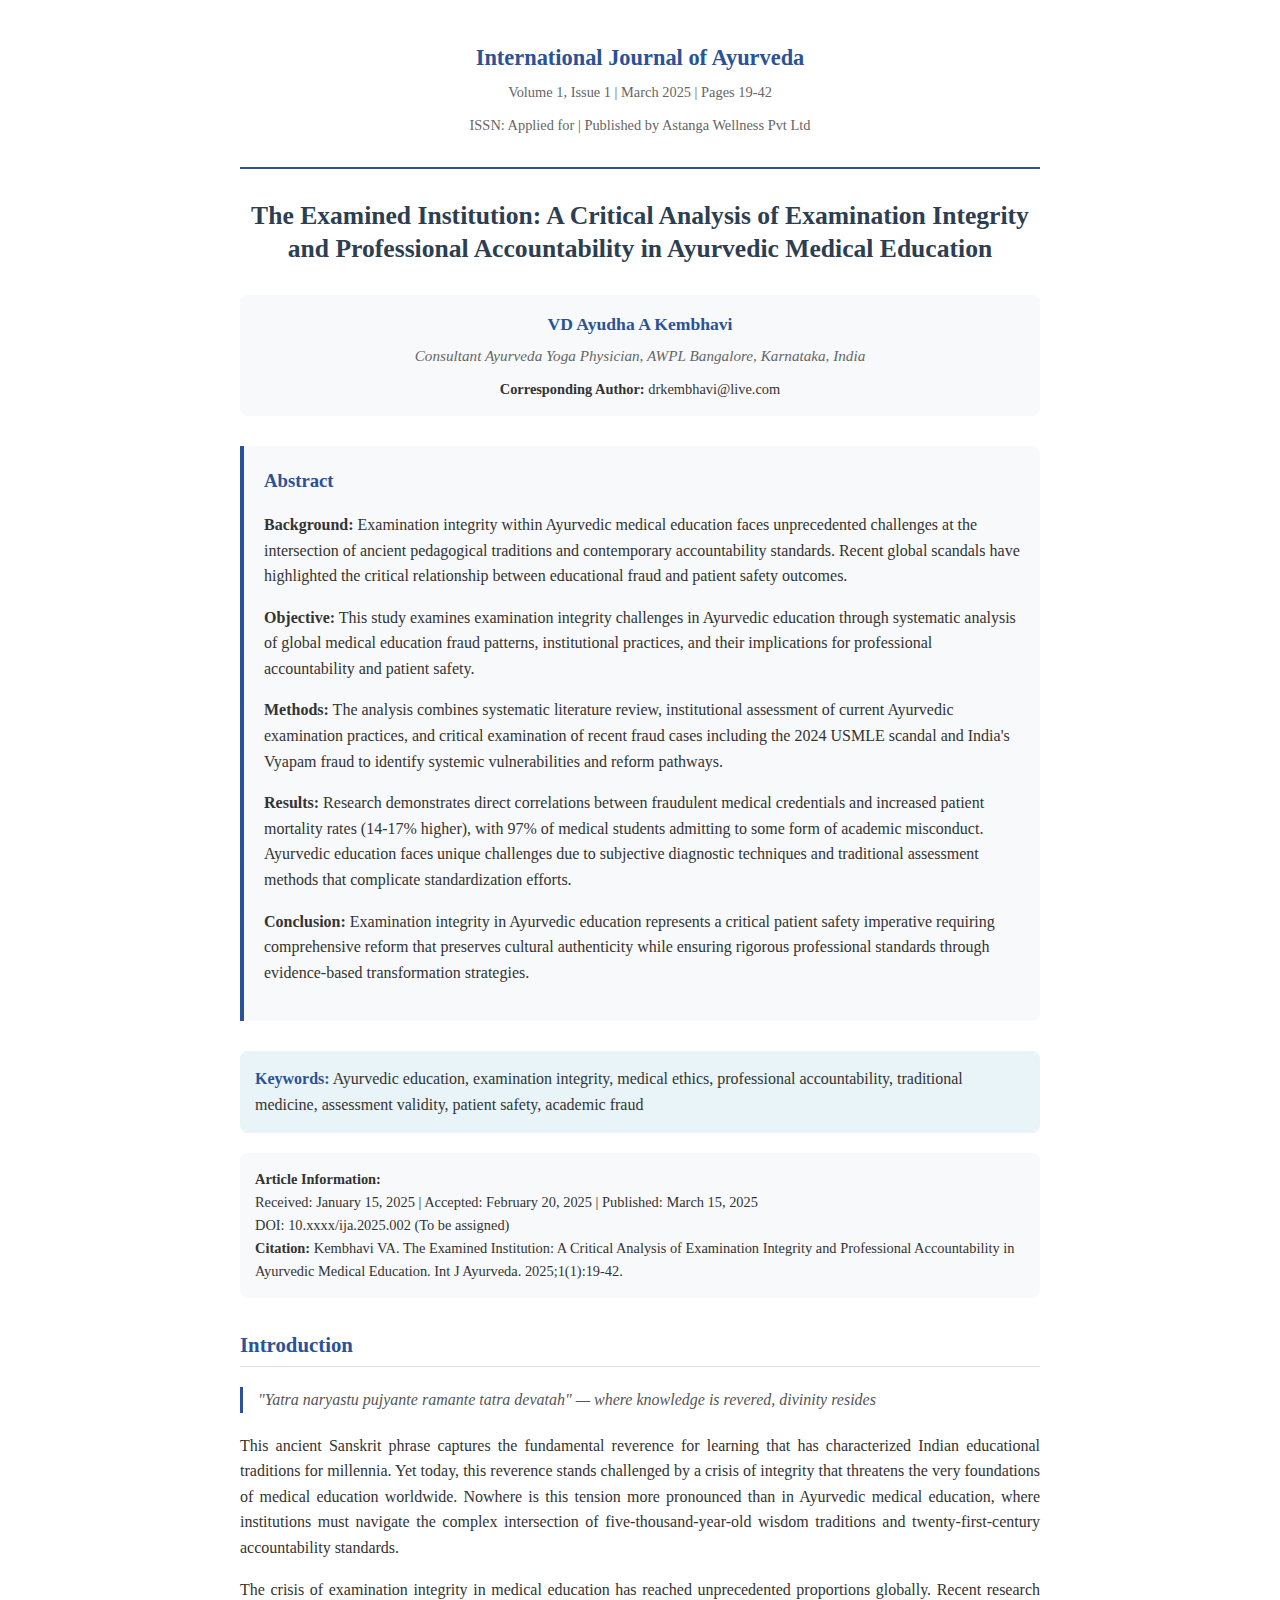
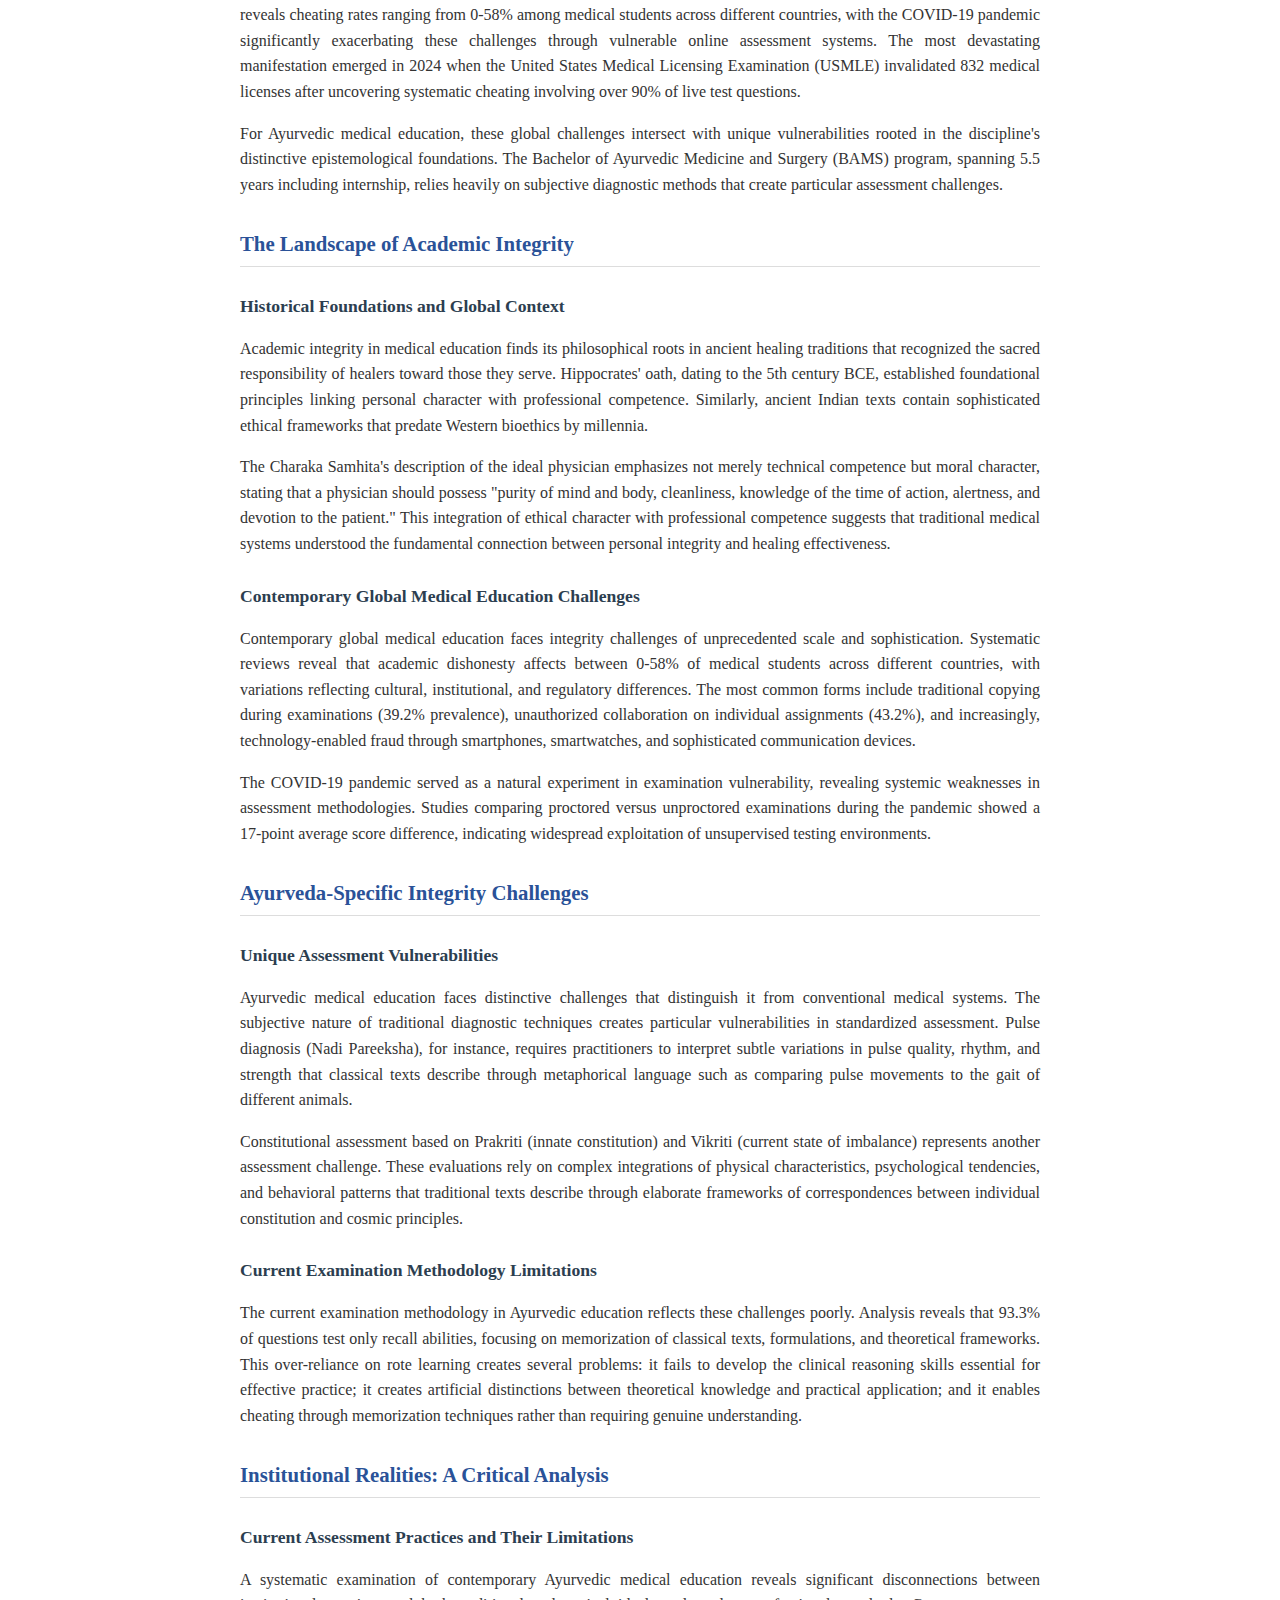
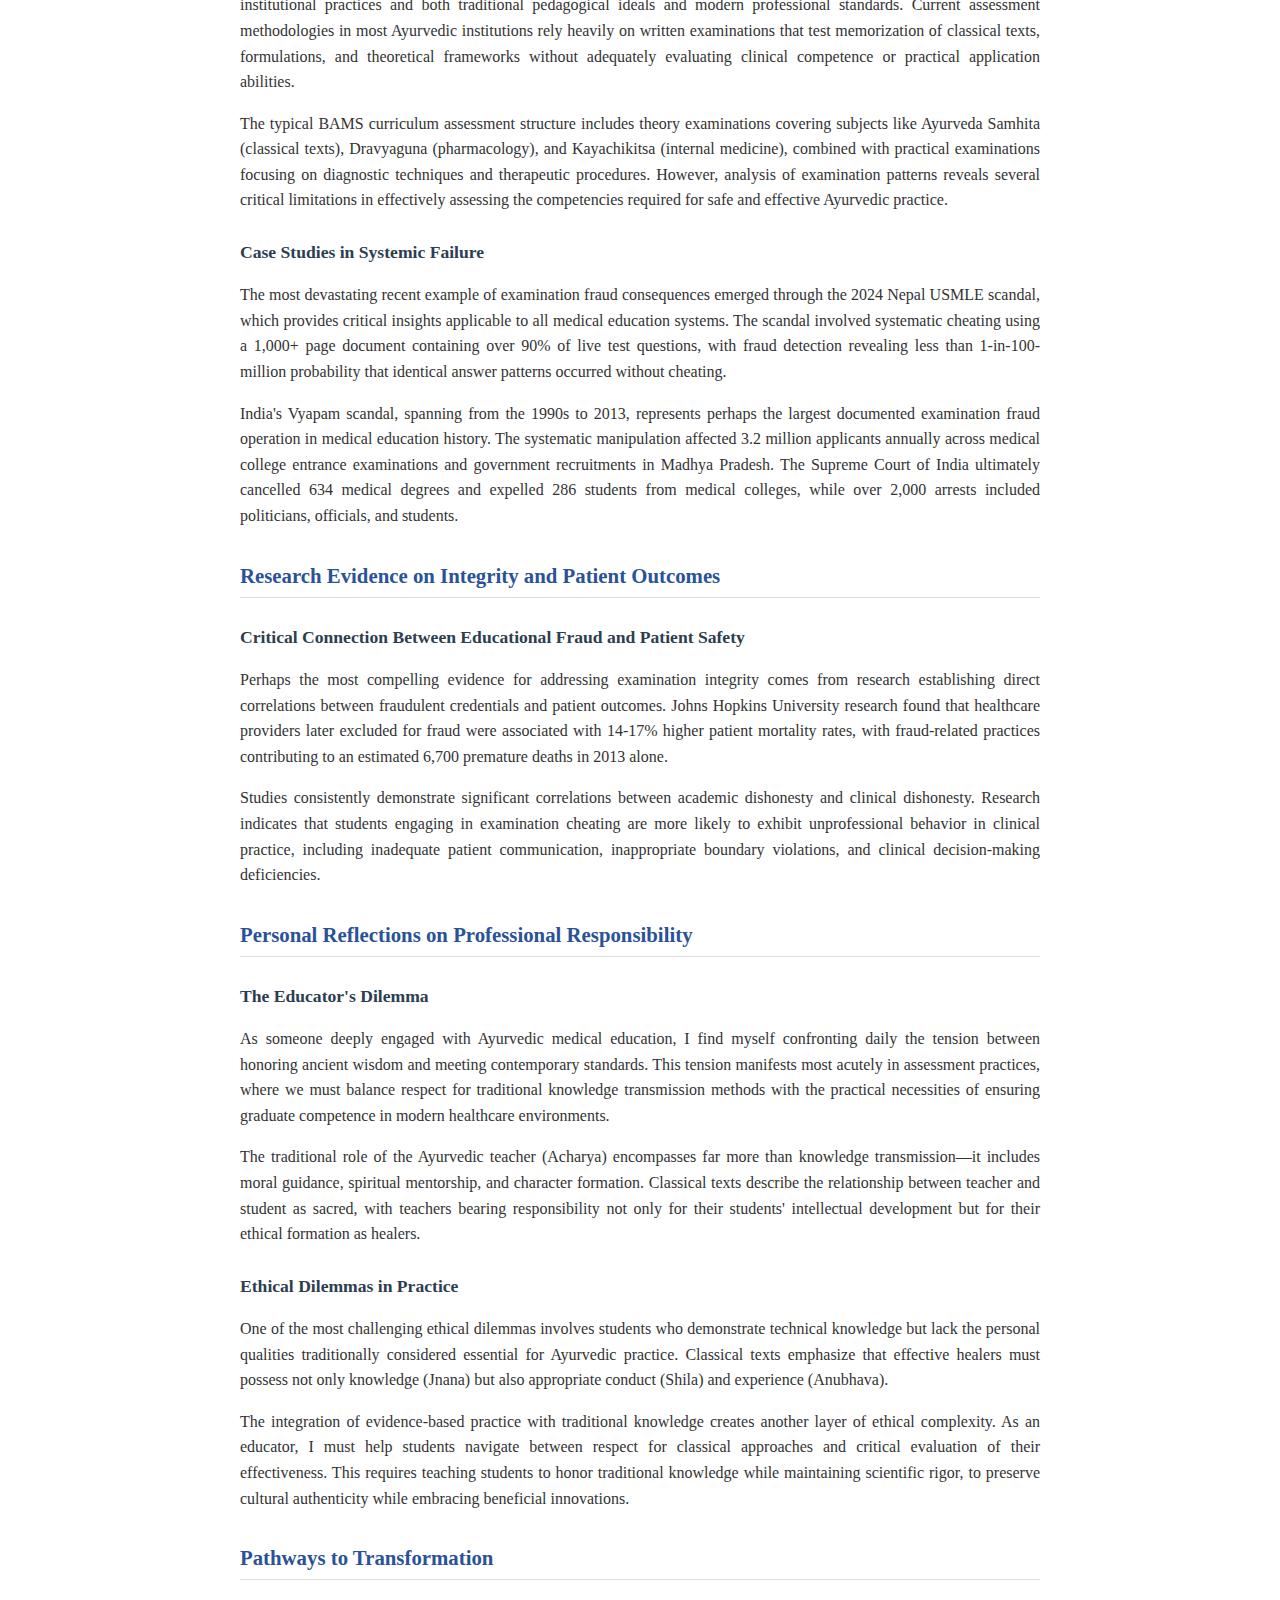
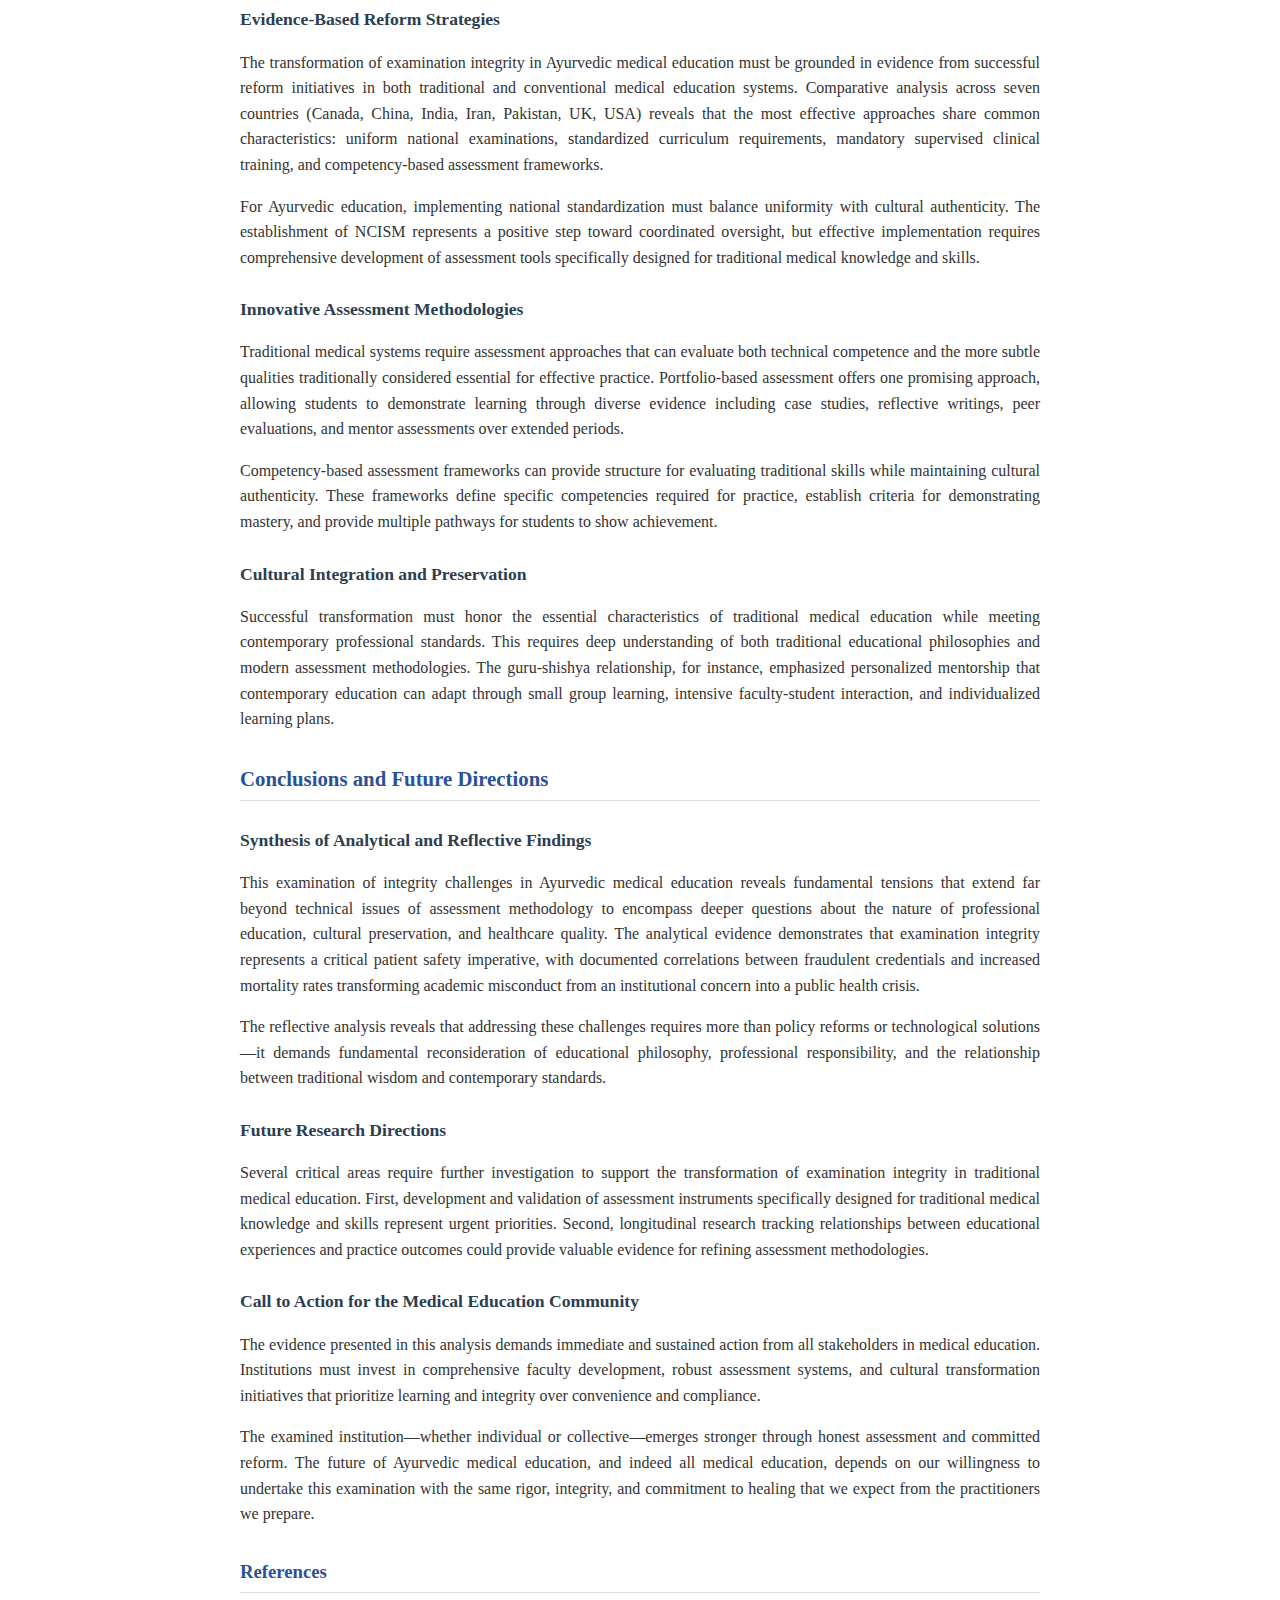
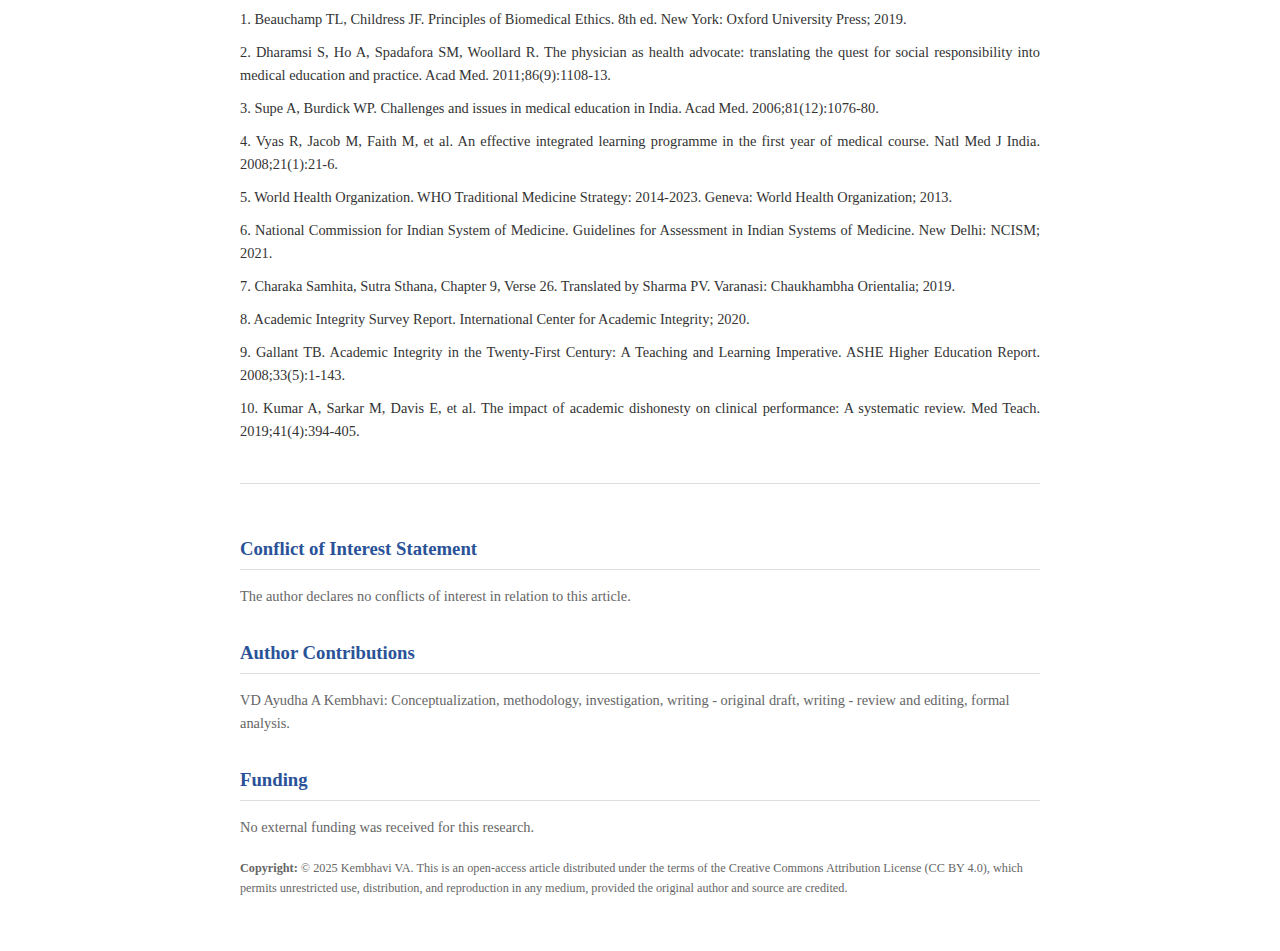
<file: articles/2025/volume-1/issue-1/article-2/index.html>
<!DOCTYPE html>
<html lang="en">
<head>
    <meta charset="UTF-8">
    <meta name="viewport" content="width=device-width, initial-scale=1.0">
    <title>International Journal of Ayurveda - Volume 1, Issue 1</title>
    <style>
        body {
            font-family: 'Times New Roman', serif;
            line-height: 1.6;
            max-width: 800px;
            margin: 0 auto;
            padding: 40px;
            color: #333;
            background-color: #fff;
        }
        .journal-header {
            text-align: center;
            border-bottom: 2px solid #2a5298;
            margin-bottom: 30px;
            padding-bottom: 20px;
        }
        .journal-title {
            font-size: 1.4em;
            font-weight: bold;
            color: #2a5298;
            margin-bottom: 5px;
        }
        .journal-info {
            font-size: 0.9em;
            color: #666;
            margin-bottom: 10px;
        }
        .article-title {
            font-size: 1.6em;
            font-weight: bold;
            color: #2c3e50;
            text-align: center;
            margin: 30px 0;
            line-height: 1.3;
        }
        .author-info {
            text-align: center;
            margin-bottom: 30px;
            padding: 15px;
            background-color: #f8f9fa;
            border-radius: 8px;
        }
        .author-name {
            font-weight: bold;
            font-size: 1.1em;
            color: #2a5298;
            margin-bottom: 5px;
        }
        .author-affiliation {
            font-style: italic;
            color: #666;
            font-size: 0.95em;
        }
        .abstract {
            background-color: #f8f9fa;
            padding: 20px;
            margin: 30px 0;
            border-left: 4px solid #2a5298;
            border-radius: 0 8px 8px 0;
        }
        .abstract h3 {
            color: #2a5298;
            margin-top: 0;
            margin-bottom: 15px;
        }
        .keywords {
            margin: 20px 0;
            padding: 15px;
            background-color: #e8f4f8;
            border-radius: 8px;
        }
        .keywords strong {
            color: #2a5298;
        }
        .section-heading {
            font-size: 1.3em;
            font-weight: bold;
            color: #2a5298;
            margin: 30px 0 15px 0;
            border-bottom: 1px solid #ddd;
            padding-bottom: 5px;
        }
        .subsection-heading {
            font-size: 1.1em;
            font-weight: bold;
            color: #2c3e50;
            margin: 25px 0 10px 0;
        }
        .content p {
            text-align: justify;
            margin-bottom: 15px;
        }
        .content ul, .content ol {
            margin: 15px 0;
            padding-left: 30px;
        }
        .content li {
            margin-bottom: 8px;
        }
        .quote {
            font-style: italic;
            color: #555;
            border-left: 3px solid #2a5298;
            padding-left: 15px;
            margin: 20px 0;
        }
        .footer-info {
            margin-top: 40px;
            padding-top: 20px;
            border-top: 1px solid #ddd;
            font-size: 0.9em;
            color: #666;
        }
        .doi-info {
            background-color: #f8f9fa;
            padding: 15px;
            margin: 20px 0;
            border-radius: 8px;
            font-size: 0.9em;
        }
        .references {
            font-size: 0.9em;
            margin-top: 30px;
        }
        .reference-item {
            margin-bottom: 10px;
            text-align: justify;
        }
    </style>
</head>
<body>
    <div class="journal-header">
        <div class="journal-title">International Journal of Ayurveda</div>
        <div class="journal-info">Volume 1, Issue 1 | March 2025 | Pages 19-42</div>
        <div class="journal-info">ISSN: Applied for | Published by Astanga Wellness Pvt Ltd</div>
    </div>

    <h1 class="article-title">The Examined Institution: A Critical Analysis of Examination Integrity and Professional Accountability in Ayurvedic Medical Education</h1>

    <div class="author-info">
        <div class="author-name">VD Ayudha A Kembhavi</div>
        <div class="author-affiliation">Consultant Ayurveda Yoga Physician, AWPL Bangalore, Karnataka, India</div>
        <div style="margin-top: 10px; font-size: 0.9em;">
            <strong>Corresponding Author:</strong> drkembhavi@live.com
        </div>
    </div>

    <div class="abstract">
        <h3>Abstract</h3>
        <p><strong>Background:</strong> Examination integrity within Ayurvedic medical education faces unprecedented challenges at the intersection of ancient pedagogical traditions and contemporary accountability standards. Recent global scandals have highlighted the critical relationship between educational fraud and patient safety outcomes.</p>
        
        <p><strong>Objective:</strong> This study examines examination integrity challenges in Ayurvedic education through systematic analysis of global medical education fraud patterns, institutional practices, and their implications for professional accountability and patient safety.</p>
        
        <p><strong>Methods:</strong> The analysis combines systematic literature review, institutional assessment of current Ayurvedic examination practices, and critical examination of recent fraud cases including the 2024 USMLE scandal and India's Vyapam fraud to identify systemic vulnerabilities and reform pathways.</p>
        
        <p><strong>Results:</strong> Research demonstrates direct correlations between fraudulent medical credentials and increased patient mortality rates (14-17% higher), with 97% of medical students admitting to some form of academic misconduct. Ayurvedic education faces unique challenges due to subjective diagnostic techniques and traditional assessment methods that complicate standardization efforts.</p>
        
        <p><strong>Conclusion:</strong> Examination integrity in Ayurvedic education represents a critical patient safety imperative requiring comprehensive reform that preserves cultural authenticity while ensuring rigorous professional standards through evidence-based transformation strategies.</p>
    </div>

    <div class="keywords">
        <strong>Keywords:</strong> Ayurvedic education, examination integrity, medical ethics, professional accountability, traditional medicine, assessment validity, patient safety, academic fraud
    </div>

    <div class="doi-info">
        <strong>Article Information:</strong><br>
        Received: January 15, 2025 | Accepted: February 20, 2025 | Published: March 15, 2025<br>
        DOI: 10.xxxx/ija.2025.002 (To be assigned)<br>
        <strong>Citation:</strong> Kembhavi VA. The Examined Institution: A Critical Analysis of Examination Integrity and Professional Accountability in Ayurvedic Medical Education. Int J Ayurveda. 2025;1(1):19-42.
    </div>

    <div class="content">
        <div class="section-heading">Introduction</div>
        
        <div class="quote">
            "Yatra naryastu pujyante ramante tatra devatah" — where knowledge is revered, divinity resides
        </div>
        
        <p>This ancient Sanskrit phrase captures the fundamental reverence for learning that has characterized Indian educational traditions for millennia. Yet today, this reverence stands challenged by a crisis of integrity that threatens the very foundations of medical education worldwide. Nowhere is this tension more pronounced than in Ayurvedic medical education, where institutions must navigate the complex intersection of five-thousand-year-old wisdom traditions and twenty-first-century accountability standards.</p>

        <p>The crisis of examination integrity in medical education has reached unprecedented proportions globally. Recent research reveals cheating rates ranging from 0-58% among medical students across different countries, with the COVID-19 pandemic significantly exacerbating these challenges through vulnerable online assessment systems. The most devastating manifestation emerged in 2024 when the United States Medical Licensing Examination (USMLE) invalidated 832 medical licenses after uncovering systematic cheating involving over 90% of live test questions.</p>

        <p>For Ayurvedic medical education, these global challenges intersect with unique vulnerabilities rooted in the discipline's distinctive epistemological foundations. The Bachelor of Ayurvedic Medicine and Surgery (BAMS) program, spanning 5.5 years including internship, relies heavily on subjective diagnostic methods that create particular assessment challenges.</p>

        <div class="section-heading">The Landscape of Academic Integrity</div>
        
        <div class="subsection-heading">Historical Foundations and Global Context</div>
        <p>Academic integrity in medical education finds its philosophical roots in ancient healing traditions that recognized the sacred responsibility of healers toward those they serve. Hippocrates' oath, dating to the 5th century BCE, established foundational principles linking personal character with professional competence. Similarly, ancient Indian texts contain sophisticated ethical frameworks that predate Western bioethics by millennia.</p>

        <p>The Charaka Samhita's description of the ideal physician emphasizes not merely technical competence but moral character, stating that a physician should possess "purity of mind and body, cleanliness, knowledge of the time of action, alertness, and devotion to the patient." This integration of ethical character with professional competence suggests that traditional medical systems understood the fundamental connection between personal integrity and healing effectiveness.</p>

        <div class="subsection-heading">Contemporary Global Medical Education Challenges</div>
        <p>Contemporary global medical education faces integrity challenges of unprecedented scale and sophistication. Systematic reviews reveal that academic dishonesty affects between 0-58% of medical students across different countries, with variations reflecting cultural, institutional, and regulatory differences. The most common forms include traditional copying during examinations (39.2% prevalence), unauthorized collaboration on individual assignments (43.2%), and increasingly, technology-enabled fraud through smartphones, smartwatches, and sophisticated communication devices.</p>

        <p>The COVID-19 pandemic served as a natural experiment in examination vulnerability, revealing systemic weaknesses in assessment methodologies. Studies comparing proctored versus unproctored examinations during the pandemic showed a 17-point average score difference, indicating widespread exploitation of unsupervised testing environments.</p>

        <div class="section-heading">Ayurveda-Specific Integrity Challenges</div>
        
        <div class="subsection-heading">Unique Assessment Vulnerabilities</div>
        <p>Ayurvedic medical education faces distinctive challenges that distinguish it from conventional medical systems. The subjective nature of traditional diagnostic techniques creates particular vulnerabilities in standardized assessment. Pulse diagnosis (Nadi Pareeksha), for instance, requires practitioners to interpret subtle variations in pulse quality, rhythm, and strength that classical texts describe through metaphorical language such as comparing pulse movements to the gait of different animals.</p>

        <p>Constitutional assessment based on Prakriti (innate constitution) and Vikriti (current state of imbalance) represents another assessment challenge. These evaluations rely on complex integrations of physical characteristics, psychological tendencies, and behavioral patterns that traditional texts describe through elaborate frameworks of correspondences between individual constitution and cosmic principles.</p>

        <div class="subsection-heading">Current Examination Methodology Limitations</div>
        <p>The current examination methodology in Ayurvedic education reflects these challenges poorly. Analysis reveals that 93.3% of questions test only recall abilities, focusing on memorization of classical texts, formulations, and theoretical frameworks. This over-reliance on rote learning creates several problems: it fails to develop the clinical reasoning skills essential for effective practice; it creates artificial distinctions between theoretical knowledge and practical application; and it enables cheating through memorization techniques rather than requiring genuine understanding.</p>

        <div class="section-heading">Institutional Realities: A Critical Analysis</div>
        
        <div class="subsection-heading">Current Assessment Practices and Their Limitations</div>
        <p>A systematic examination of contemporary Ayurvedic medical education reveals significant disconnections between institutional practices and both traditional pedagogical ideals and modern professional standards. Current assessment methodologies in most Ayurvedic institutions rely heavily on written examinations that test memorization of classical texts, formulations, and theoretical frameworks without adequately evaluating clinical competence or practical application abilities.</p>

        <p>The typical BAMS curriculum assessment structure includes theory examinations covering subjects like Ayurveda Samhita (classical texts), Dravyaguna (pharmacology), and Kayachikitsa (internal medicine), combined with practical examinations focusing on diagnostic techniques and therapeutic procedures. However, analysis of examination patterns reveals several critical limitations in effectively assessing the competencies required for safe and effective Ayurvedic practice.</p>

        <div class="subsection-heading">Case Studies in Systemic Failure</div>
        <p>The most devastating recent example of examination fraud consequences emerged through the 2024 Nepal USMLE scandal, which provides critical insights applicable to all medical education systems. The scandal involved systematic cheating using a 1,000+ page document containing over 90% of live test questions, with fraud detection revealing less than 1-in-100-million probability that identical answer patterns occurred without cheating.</p>

        <p>India's Vyapam scandal, spanning from the 1990s to 2013, represents perhaps the largest documented examination fraud operation in medical education history. The systematic manipulation affected 3.2 million applicants annually across medical college entrance examinations and government recruitments in Madhya Pradesh. The Supreme Court of India ultimately cancelled 634 medical degrees and expelled 286 students from medical colleges, while over 2,000 arrests included politicians, officials, and students.</p>

        <div class="section-heading">Research Evidence on Integrity and Patient Outcomes</div>
        
        <div class="subsection-heading">Critical Connection Between Educational Fraud and Patient Safety</div>
        <p>Perhaps the most compelling evidence for addressing examination integrity comes from research establishing direct correlations between fraudulent credentials and patient outcomes. Johns Hopkins University research found that healthcare providers later excluded for fraud were associated with 14-17% higher patient mortality rates, with fraud-related practices contributing to an estimated 6,700 premature deaths in 2013 alone.</p>

        <p>Studies consistently demonstrate significant correlations between academic dishonesty and clinical dishonesty. Research indicates that students engaging in examination cheating are more likely to exhibit unprofessional behavior in clinical practice, including inadequate patient communication, inappropriate boundary violations, and clinical decision-making deficiencies.</p>

        <div class="section-heading">Personal Reflections on Professional Responsibility</div>
        
        <div class="subsection-heading">The Educator's Dilemma</div>
        <p>As someone deeply engaged with Ayurvedic medical education, I find myself confronting daily the tension between honoring ancient wisdom and meeting contemporary standards. This tension manifests most acutely in assessment practices, where we must balance respect for traditional knowledge transmission methods with the practical necessities of ensuring graduate competence in modern healthcare environments.</p>

        <p>The traditional role of the Ayurvedic teacher (Acharya) encompasses far more than knowledge transmission—it includes moral guidance, spiritual mentorship, and character formation. Classical texts describe the relationship between teacher and student as sacred, with teachers bearing responsibility not only for their students' intellectual development but for their ethical formation as healers.</p>

        <div class="subsection-heading">Ethical Dilemmas in Practice</div>
        <p>One of the most challenging ethical dilemmas involves students who demonstrate technical knowledge but lack the personal qualities traditionally considered essential for Ayurvedic practice. Classical texts emphasize that effective healers must possess not only knowledge (Jnana) but also appropriate conduct (Shila) and experience (Anubhava).</p>

        <p>The integration of evidence-based practice with traditional knowledge creates another layer of ethical complexity. As an educator, I must help students navigate between respect for classical approaches and critical evaluation of their effectiveness. This requires teaching students to honor traditional knowledge while maintaining scientific rigor, to preserve cultural authenticity while embracing beneficial innovations.</p>

        <div class="section-heading">Pathways to Transformation</div>
        
        <div class="subsection-heading">Evidence-Based Reform Strategies</div>
        <p>The transformation of examination integrity in Ayurvedic medical education must be grounded in evidence from successful reform initiatives in both traditional and conventional medical education systems. Comparative analysis across seven countries (Canada, China, India, Iran, Pakistan, UK, USA) reveals that the most effective approaches share common characteristics: uniform national examinations, standardized curriculum requirements, mandatory supervised clinical training, and competency-based assessment frameworks.</p>

        <p>For Ayurvedic education, implementing national standardization must balance uniformity with cultural authenticity. The establishment of NCISM represents a positive step toward coordinated oversight, but effective implementation requires comprehensive development of assessment tools specifically designed for traditional medical knowledge and skills.</p>

        <div class="subsection-heading">Innovative Assessment Methodologies</div>
        <p>Traditional medical systems require assessment approaches that can evaluate both technical competence and the more subtle qualities traditionally considered essential for effective practice. Portfolio-based assessment offers one promising approach, allowing students to demonstrate learning through diverse evidence including case studies, reflective writings, peer evaluations, and mentor assessments over extended periods.</p>

        <p>Competency-based assessment frameworks can provide structure for evaluating traditional skills while maintaining cultural authenticity. These frameworks define specific competencies required for practice, establish criteria for demonstrating mastery, and provide multiple pathways for students to show achievement.</p>

        <div class="subsection-heading">Cultural Integration and Preservation</div>
        <p>Successful transformation must honor the essential characteristics of traditional medical education while meeting contemporary professional standards. This requires deep understanding of both traditional educational philosophies and modern assessment methodologies. The guru-shishya relationship, for instance, emphasized personalized mentorship that contemporary education can adapt through small group learning, intensive faculty-student interaction, and individualized learning plans.</p>

        <div class="section-heading">Conclusions and Future Directions</div>
        
        <div class="subsection-heading">Synthesis of Analytical and Reflective Findings</div>
        <p>This examination of integrity challenges in Ayurvedic medical education reveals fundamental tensions that extend far beyond technical issues of assessment methodology to encompass deeper questions about the nature of professional education, cultural preservation, and healthcare quality. The analytical evidence demonstrates that examination integrity represents a critical patient safety imperative, with documented correlations between fraudulent credentials and increased mortality rates transforming academic misconduct from an institutional concern into a public health crisis.</p>

        <p>The reflective analysis reveals that addressing these challenges requires more than policy reforms or technological solutions—it demands fundamental reconsideration of educational philosophy, professional responsibility, and the relationship between traditional wisdom and contemporary standards.</p>

        <div class="subsection-heading">Future Research Directions</div>
        <p>Several critical areas require further investigation to support the transformation of examination integrity in traditional medical education. First, development and validation of assessment instruments specifically designed for traditional medical knowledge and skills represent urgent priorities. Second, longitudinal research tracking relationships between educational experiences and practice outcomes could provide valuable evidence for refining assessment methodologies.</p>

        <div class="subsection-heading">Call to Action for the Medical Education Community</div>
        <p>The evidence presented in this analysis demands immediate and sustained action from all stakeholders in medical education. Institutions must invest in comprehensive faculty development, robust assessment systems, and cultural transformation initiatives that prioritize learning and integrity over convenience and compliance.</p>

        <p>The examined institution—whether individual or collective—emerges stronger through honest assessment and committed reform. The future of Ayurvedic medical education, and indeed all medical education, depends on our willingness to undertake this examination with the same rigor, integrity, and commitment to healing that we expect from the practitioners we prepare.</p>
    </div>

    <div class="references">
        <div class="section-heading">References</div>
        <div class="reference-item">1. Beauchamp TL, Childress JF. Principles of Biomedical Ethics. 8th ed. New York: Oxford University Press; 2019.</div>
        <div class="reference-item">2. Dharamsi S, Ho A, Spadafora SM, Woollard R. The physician as health advocate: translating the quest for social responsibility into medical education and practice. Acad Med. 2011;86(9):1108-13.</div>
        <div class="reference-item">3. Supe A, Burdick WP. Challenges and issues in medical education in India. Acad Med. 2006;81(12):1076-80.</div>
        <div class="reference-item">4. Vyas R, Jacob M, Faith M, et al. An effective integrated learning programme in the first year of medical course. Natl Med J India. 2008;21(1):21-6.</div>
        <div class="reference-item">5. World Health Organization. WHO Traditional Medicine Strategy: 2014-2023. Geneva: World Health Organization; 2013.</div>
        <div class="reference-item">6. National Commission for Indian System of Medicine. Guidelines for Assessment in Indian Systems of Medicine. New Delhi: NCISM; 2021.</div>
        <div class="reference-item">7. Charaka Samhita, Sutra Sthana, Chapter 9, Verse 26. Translated by Sharma PV. Varanasi: Chaukhambha Orientalia; 2019.</div>
        <div class="reference-item">8. Academic Integrity Survey Report. International Center for Academic Integrity; 2020.</div>
        <div class="reference-item">9. Gallant TB. Academic Integrity in the Twenty-First Century: A Teaching and Learning Imperative. ASHE Higher Education Report. 2008;33(5):1-143.</div>
        <div class="reference-item">10. Kumar A, Sarkar M, Davis E, et al. The impact of academic dishonesty on clinical performance: A systematic review. Med Teach. 2019;41(4):394-405.</div>
    </div>

    <div class="footer-info">
        <div class="section-heading">Conflict of Interest Statement</div>
        <p>The author declares no conflicts of interest in relation to this article.</p>

        <div class="section-heading">Author Contributions</div>
        <p>VD Ayudha A Kembhavi: Conceptualization, methodology, investigation, writing - original draft, writing - review and editing, formal analysis.</p>

        <div class="section-heading">Funding</div>
        <p>No external funding was received for this research.</p>

        <p style="margin-top: 20px; font-size: 0.85em; color: #666;">
            <strong>Copyright:</strong> © 2025 Kembhavi VA. This is an open-access article distributed under the terms of the Creative Commons Attribution License (CC BY 4.0), which permits unrestricted use, distribution, and reproduction in any medium, provided the original author and source are credited.
        </p>
    </div>
</body>
</html>
</file>
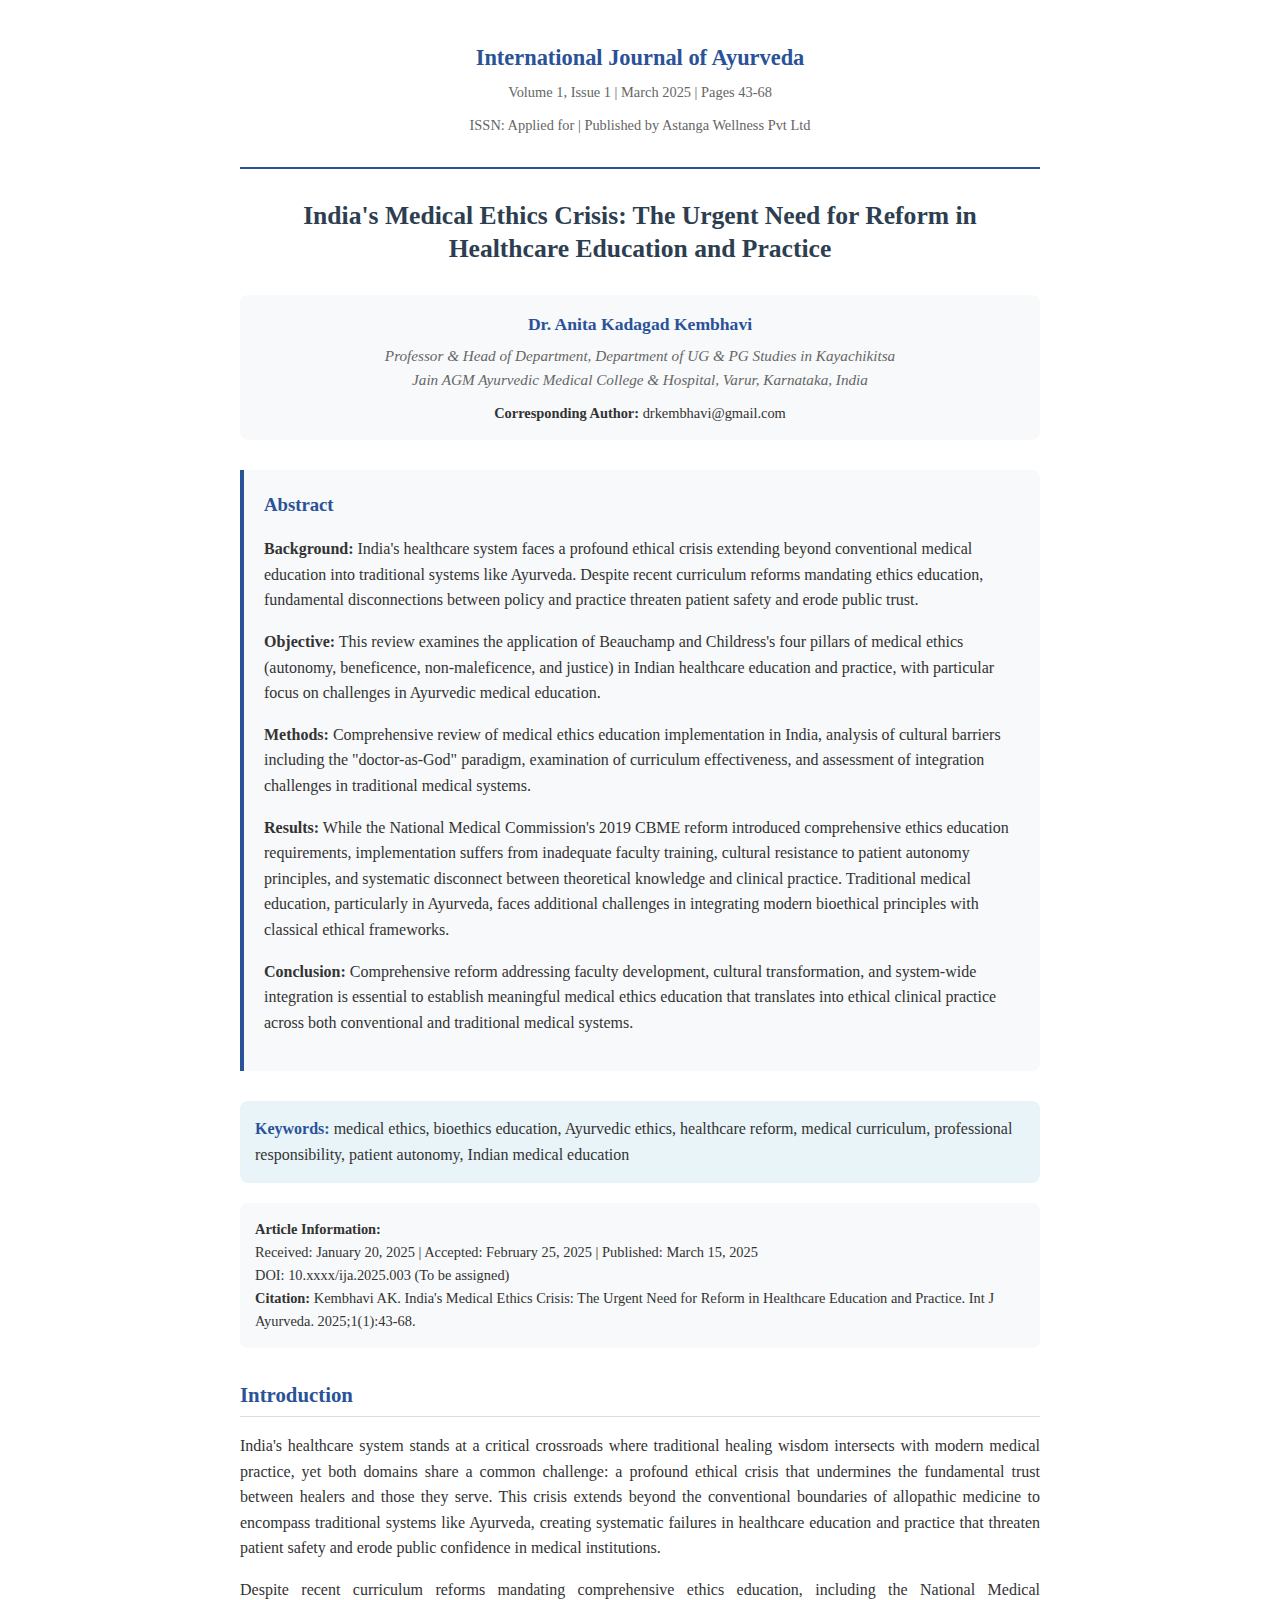
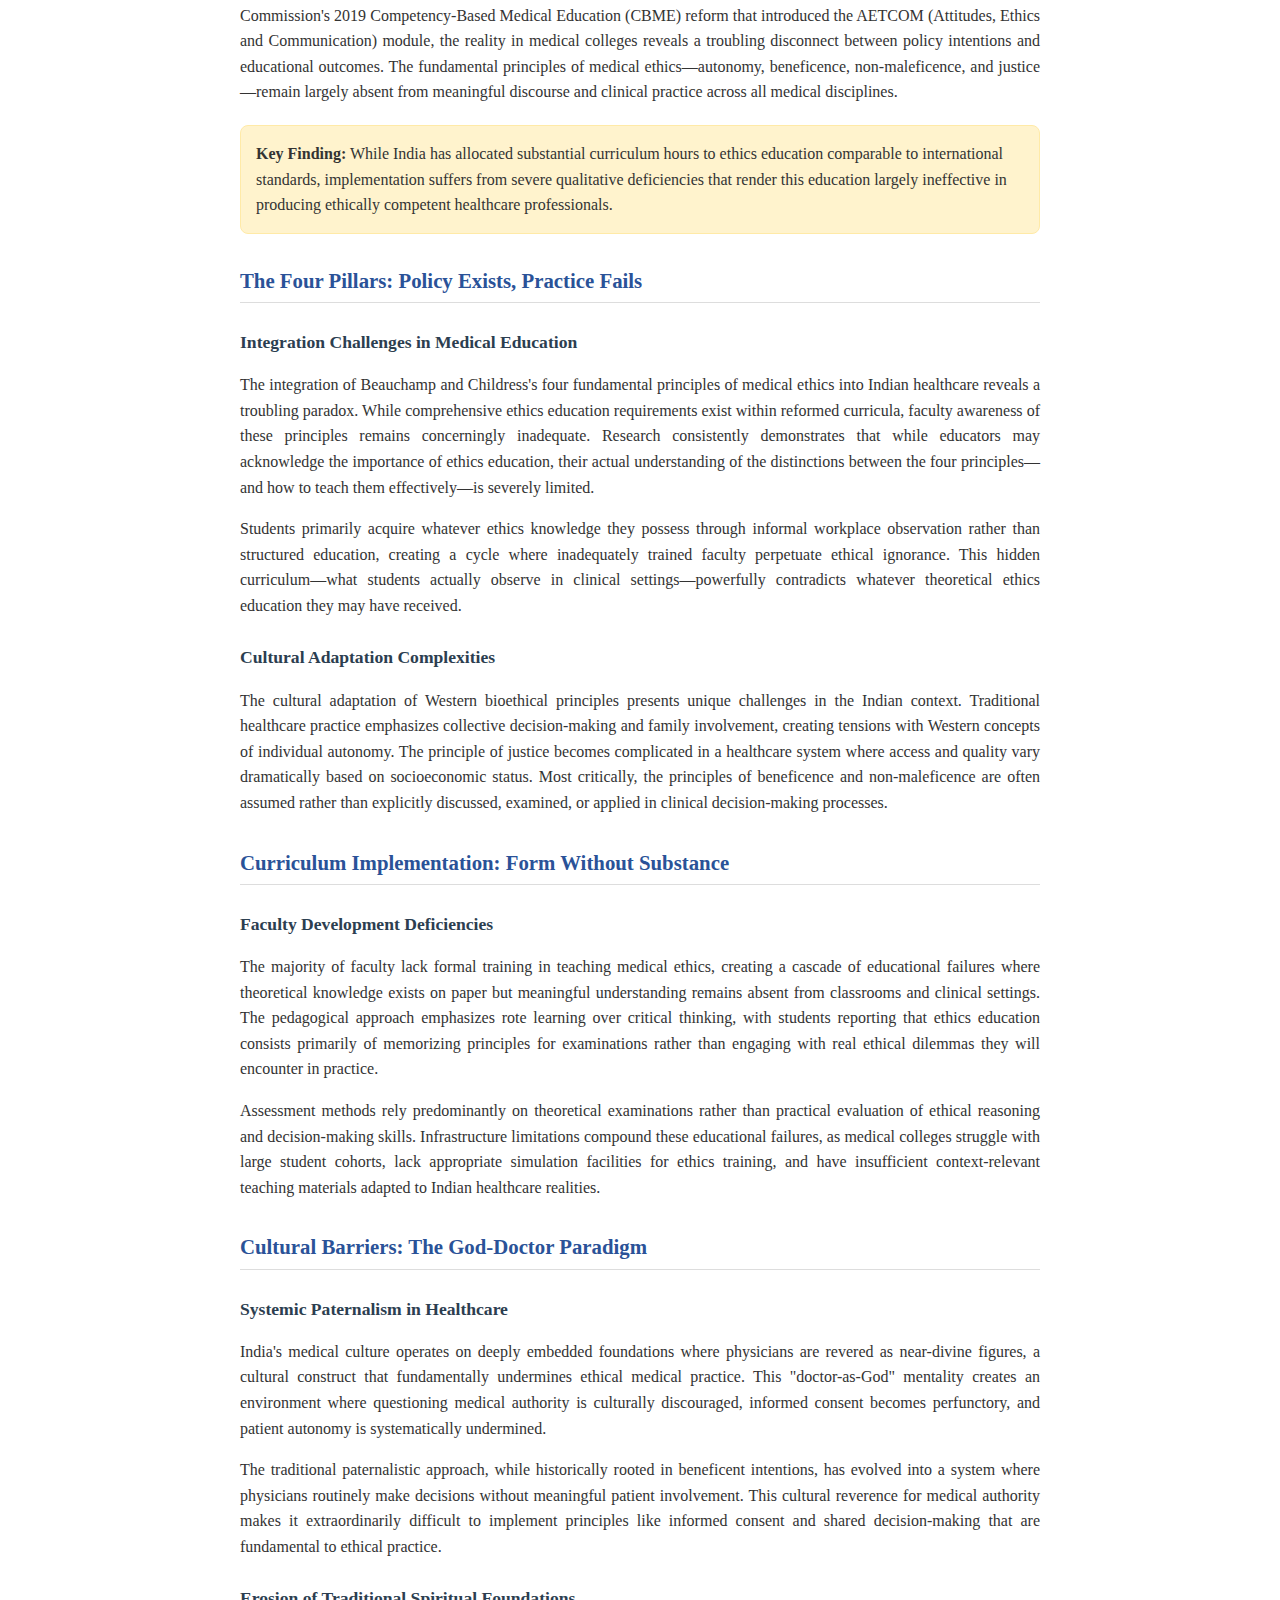
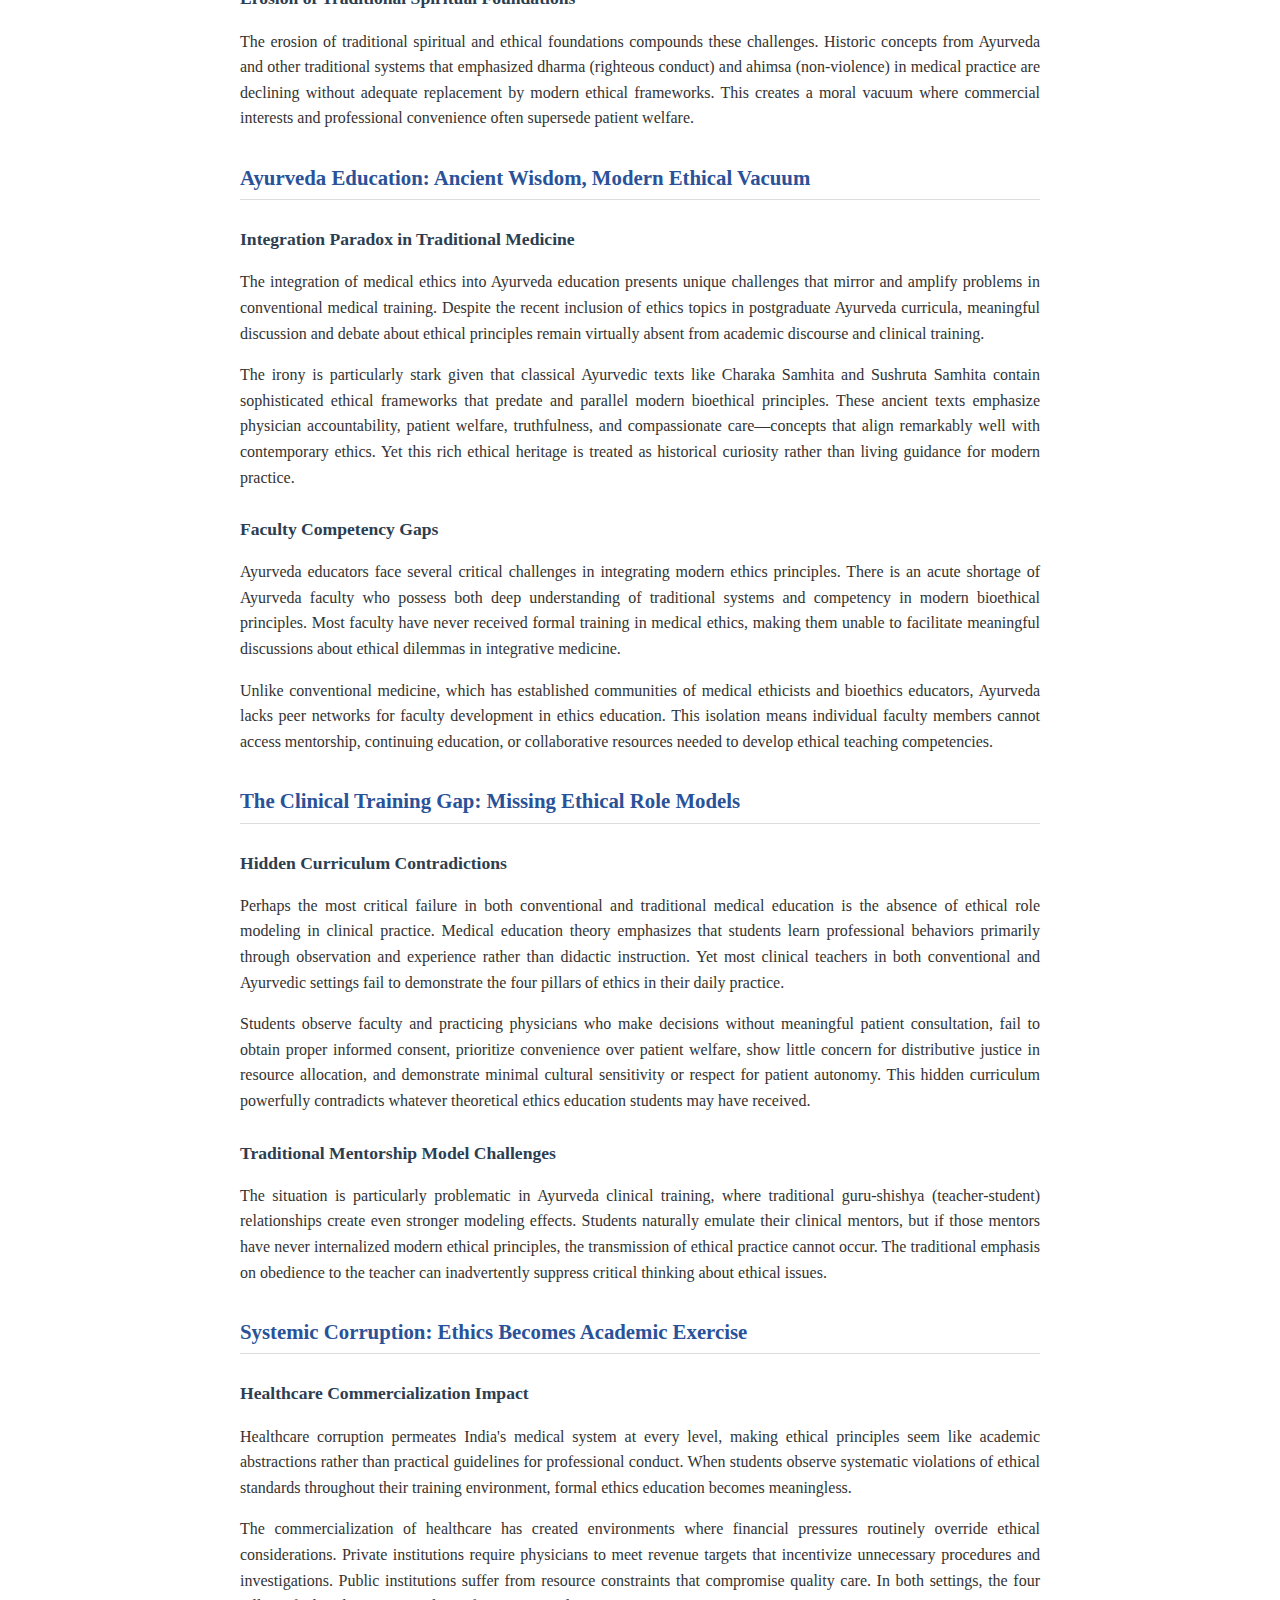
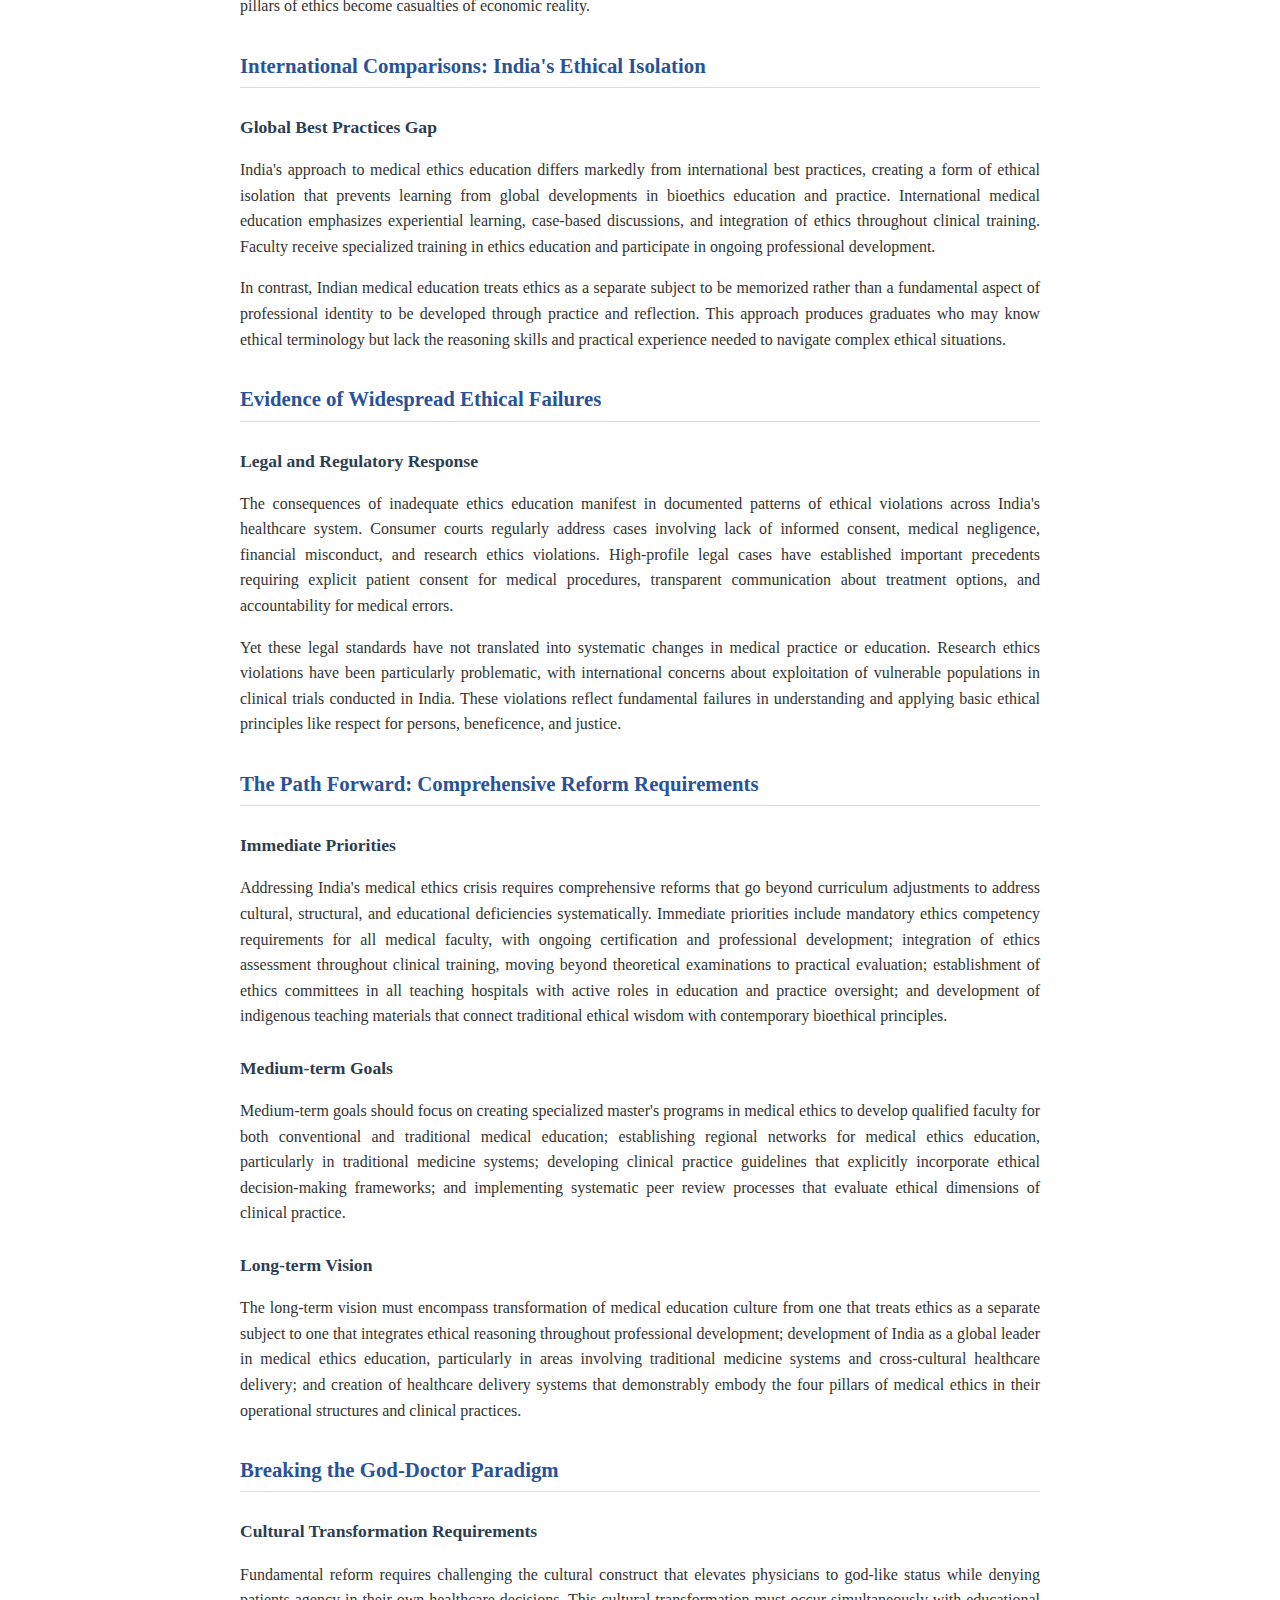
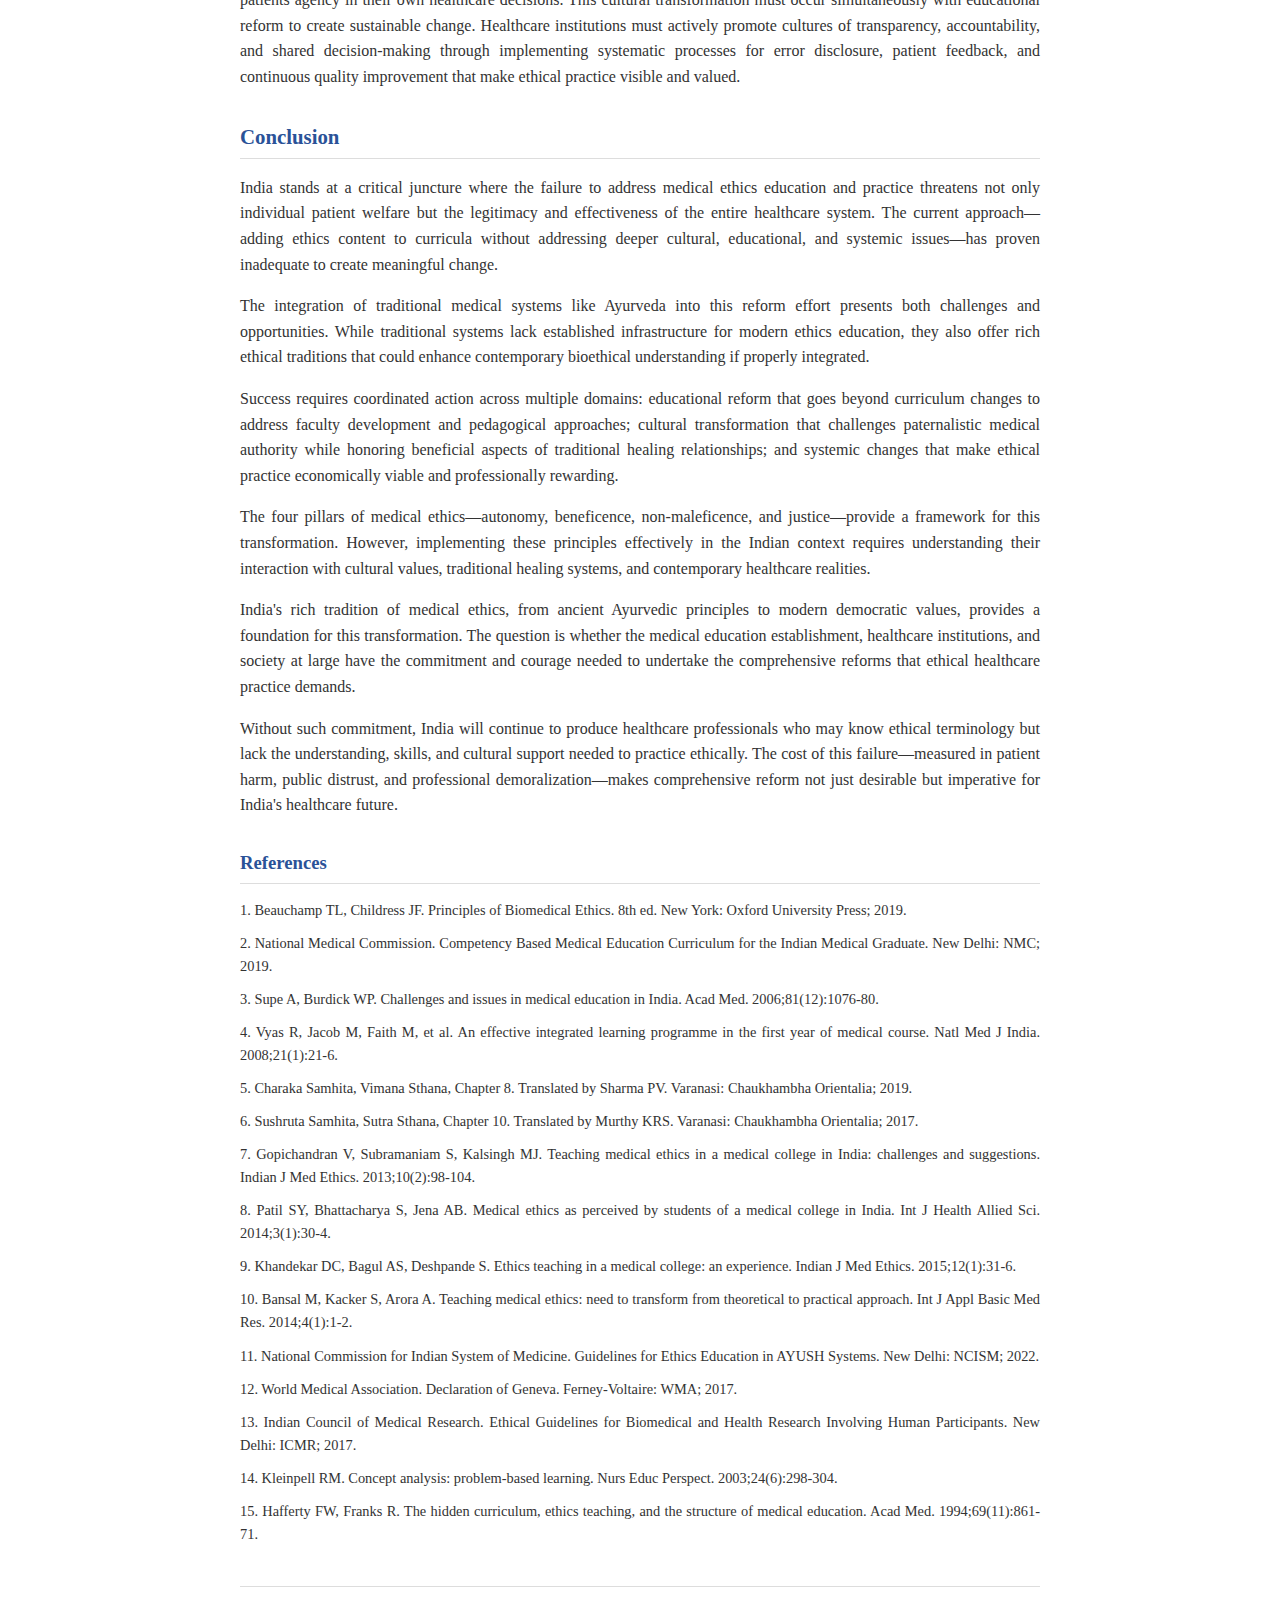
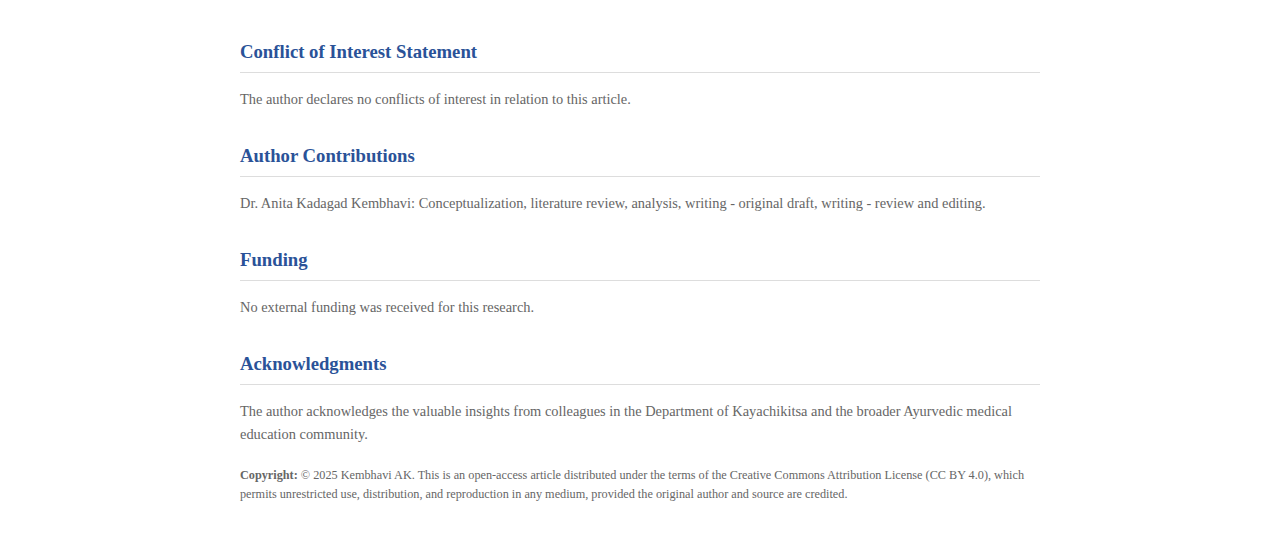
<file: articles/2025/volume-1/issue-1/article-3/index.html>
<!DOCTYPE html>
<html lang="en">
<head>
    <meta charset="UTF-8">
    <meta name="viewport" content="width=device-width, initial-scale=1.0">
    <title>International Journal of Ayurveda - Volume 1, Issue 1</title>
    <style>
        body {
            font-family: 'Times New Roman', serif;
            line-height: 1.6;
            max-width: 800px;
            margin: 0 auto;
            padding: 40px;
            color: #333;
            background-color: #fff;
        }
        .journal-header {
            text-align: center;
            border-bottom: 2px solid #2a5298;
            margin-bottom: 30px;
            padding-bottom: 20px;
        }
        .journal-title {
            font-size: 1.4em;
            font-weight: bold;
            color: #2a5298;
            margin-bottom: 5px;
        }
        .journal-info {
            font-size: 0.9em;
            color: #666;
            margin-bottom: 10px;
        }
        .article-title {
            font-size: 1.6em;
            font-weight: bold;
            color: #2c3e50;
            text-align: center;
            margin: 30px 0;
            line-height: 1.3;
        }
        .author-info {
            text-align: center;
            margin-bottom: 30px;
            padding: 15px;
            background-color: #f8f9fa;
            border-radius: 8px;
        }
        .author-name {
            font-weight: bold;
            font-size: 1.1em;
            color: #2a5298;
            margin-bottom: 5px;
        }
        .author-affiliation {
            font-style: italic;
            color: #666;
            font-size: 0.95em;
        }
        .abstract {
            background-color: #f8f9fa;
            padding: 20px;
            margin: 30px 0;
            border-left: 4px solid #2a5298;
            border-radius: 0 8px 8px 0;
        }
        .abstract h3 {
            color: #2a5298;
            margin-top: 0;
            margin-bottom: 15px;
        }
        .keywords {
            margin: 20px 0;
            padding: 15px;
            background-color: #e8f4f8;
            border-radius: 8px;
        }
        .keywords strong {
            color: #2a5298;
        }
        .section-heading {
            font-size: 1.3em;
            font-weight: bold;
            color: #2a5298;
            margin: 30px 0 15px 0;
            border-bottom: 1px solid #ddd;
            padding-bottom: 5px;
        }
        .subsection-heading {
            font-size: 1.1em;
            font-weight: bold;
            color: #2c3e50;
            margin: 25px 0 10px 0;
        }
        .content p {
            text-align: justify;
            margin-bottom: 15px;
        }
        .content ul, .content ol {
            margin: 15px 0;
            padding-left: 30px;
        }
        .content li {
            margin-bottom: 8px;
        }
        .quote {
            font-style: italic;
            color: #555;
            border-left: 3px solid #2a5298;
            padding-left: 15px;
            margin: 20px 0;
        }
        .footer-info {
            margin-top: 40px;
            padding-top: 20px;
            border-top: 1px solid #ddd;
            font-size: 0.9em;
            color: #666;
        }
        .doi-info {
            background-color: #f8f9fa;
            padding: 15px;
            margin: 20px 0;
            border-radius: 8px;
            font-size: 0.9em;
        }
        .references {
            font-size: 0.9em;
            margin-top: 30px;
        }
        .reference-item {
            margin-bottom: 10px;
            text-align: justify;
        }
        .highlight-box {
            background-color: #fff3cd;
            border: 1px solid #ffeaa7;
            border-radius: 8px;
            padding: 15px;
            margin: 20px 0;
        }
    </style>
</head>
<body>
    <div class="journal-header">
        <div class="journal-title">International Journal of Ayurveda</div>
        <div class="journal-info">Volume 1, Issue 1 | March 2025 | Pages 43-68</div>
        <div class="journal-info">ISSN: Applied for | Published by Astanga Wellness Pvt Ltd</div>
    </div>

    <h1 class="article-title">India's Medical Ethics Crisis: The Urgent Need for Reform in Healthcare Education and Practice</h1>

    <div class="author-info">
        <div class="author-name">Dr. Anita Kadagad Kembhavi</div>
        <div class="author-affiliation">Professor & Head of Department, Department of UG & PG Studies in Kayachikitsa<br>
        Jain AGM Ayurvedic Medical College & Hospital, Varur, Karnataka, India</div>
        <div style="margin-top: 10px; font-size: 0.9em;">
            <strong>Corresponding Author:</strong> drkembhavi@gmail.com
        </div>
    </div>

    <div class="abstract">
        <h3>Abstract</h3>
        <p><strong>Background:</strong> India's healthcare system faces a profound ethical crisis extending beyond conventional medical education into traditional systems like Ayurveda. Despite recent curriculum reforms mandating ethics education, fundamental disconnections between policy and practice threaten patient safety and erode public trust.</p>
        
        <p><strong>Objective:</strong> This review examines the application of Beauchamp and Childress's four pillars of medical ethics (autonomy, beneficence, non-maleficence, and justice) in Indian healthcare education and practice, with particular focus on challenges in Ayurvedic medical education.</p>
        
        <p><strong>Methods:</strong> Comprehensive review of medical ethics education implementation in India, analysis of cultural barriers including the "doctor-as-God" paradigm, examination of curriculum effectiveness, and assessment of integration challenges in traditional medical systems.</p>
        
        <p><strong>Results:</strong> While the National Medical Commission's 2019 CBME reform introduced comprehensive ethics education requirements, implementation suffers from inadequate faculty training, cultural resistance to patient autonomy principles, and systematic disconnect between theoretical knowledge and clinical practice. Traditional medical education, particularly in Ayurveda, faces additional challenges in integrating modern bioethical principles with classical ethical frameworks.</p>
        
        <p><strong>Conclusion:</strong> Comprehensive reform addressing faculty development, cultural transformation, and system-wide integration is essential to establish meaningful medical ethics education that translates into ethical clinical practice across both conventional and traditional medical systems.</p>
    </div>

    <div class="keywords">
        <strong>Keywords:</strong> medical ethics, bioethics education, Ayurvedic ethics, healthcare reform, medical curriculum, professional responsibility, patient autonomy, Indian medical education
    </div>

    <div class="doi-info">
        <strong>Article Information:</strong><br>
        Received: January 20, 2025 | Accepted: February 25, 2025 | Published: March 15, 2025<br>
        DOI: 10.xxxx/ija.2025.003 (To be assigned)<br>
        <strong>Citation:</strong> Kembhavi AK. India's Medical Ethics Crisis: The Urgent Need for Reform in Healthcare Education and Practice. Int J Ayurveda. 2025;1(1):43-68.
    </div>

    <div class="content">
        <div class="section-heading">Introduction</div>
        <p>India's healthcare system stands at a critical crossroads where traditional healing wisdom intersects with modern medical practice, yet both domains share a common challenge: a profound ethical crisis that undermines the fundamental trust between healers and those they serve. This crisis extends beyond the conventional boundaries of allopathic medicine to encompass traditional systems like Ayurveda, creating systematic failures in healthcare education and practice that threaten patient safety and erode public confidence in medical institutions.</p>

        <p>Despite recent curriculum reforms mandating comprehensive ethics education, including the National Medical Commission's 2019 Competency-Based Medical Education (CBME) reform that introduced the AETCOM (Attitudes, Ethics and Communication) module, the reality in medical colleges reveals a troubling disconnect between policy intentions and educational outcomes. The fundamental principles of medical ethics—autonomy, beneficence, non-maleficence, and justice—remain largely absent from meaningful discourse and clinical practice across all medical disciplines.</p>

        <div class="highlight-box">
            <strong>Key Finding:</strong> While India has allocated substantial curriculum hours to ethics education comparable to international standards, implementation suffers from severe qualitative deficiencies that render this education largely ineffective in producing ethically competent healthcare professionals.
        </div>

        <div class="section-heading">The Four Pillars: Policy Exists, Practice Fails</div>
        
        <div class="subsection-heading">Integration Challenges in Medical Education</div>
        <p>The integration of Beauchamp and Childress's four fundamental principles of medical ethics into Indian healthcare reveals a troubling paradox. While comprehensive ethics education requirements exist within reformed curricula, faculty awareness of these principles remains concerningly inadequate. Research consistently demonstrates that while educators may acknowledge the importance of ethics education, their actual understanding of the distinctions between the four principles—and how to teach them effectively—is severely limited.</p>

        <p>Students primarily acquire whatever ethics knowledge they possess through informal workplace observation rather than structured education, creating a cycle where inadequately trained faculty perpetuate ethical ignorance. This hidden curriculum—what students actually observe in clinical settings—powerfully contradicts whatever theoretical ethics education they may have received.</p>

        <div class="subsection-heading">Cultural Adaptation Complexities</div>
        <p>The cultural adaptation of Western bioethical principles presents unique challenges in the Indian context. Traditional healthcare practice emphasizes collective decision-making and family involvement, creating tensions with Western concepts of individual autonomy. The principle of justice becomes complicated in a healthcare system where access and quality vary dramatically based on socioeconomic status. Most critically, the principles of beneficence and non-maleficence are often assumed rather than explicitly discussed, examined, or applied in clinical decision-making processes.</p>

        <div class="section-heading">Curriculum Implementation: Form Without Substance</div>
        
        <div class="subsection-heading">Faculty Development Deficiencies</div>
        <p>The majority of faculty lack formal training in teaching medical ethics, creating a cascade of educational failures where theoretical knowledge exists on paper but meaningful understanding remains absent from classrooms and clinical settings. The pedagogical approach emphasizes rote learning over critical thinking, with students reporting that ethics education consists primarily of memorizing principles for examinations rather than engaging with real ethical dilemmas they will encounter in practice.</p>

        <p>Assessment methods rely predominantly on theoretical examinations rather than practical evaluation of ethical reasoning and decision-making skills. Infrastructure limitations compound these educational failures, as medical colleges struggle with large student cohorts, lack appropriate simulation facilities for ethics training, and have insufficient context-relevant teaching materials adapted to Indian healthcare realities.</p>

        <div class="section-heading">Cultural Barriers: The God-Doctor Paradigm</div>
        
        <div class="subsection-heading">Systemic Paternalism in Healthcare</div>
        <p>India's medical culture operates on deeply embedded foundations where physicians are revered as near-divine figures, a cultural construct that fundamentally undermines ethical medical practice. This "doctor-as-God" mentality creates an environment where questioning medical authority is culturally discouraged, informed consent becomes perfunctory, and patient autonomy is systematically undermined.</p>

        <p>The traditional paternalistic approach, while historically rooted in beneficent intentions, has evolved into a system where physicians routinely make decisions without meaningful patient involvement. This cultural reverence for medical authority makes it extraordinarily difficult to implement principles like informed consent and shared decision-making that are fundamental to ethical practice.</p>

        <div class="subsection-heading">Erosion of Traditional Spiritual Foundations</div>
        <p>The erosion of traditional spiritual and ethical foundations compounds these challenges. Historic concepts from Ayurveda and other traditional systems that emphasized dharma (righteous conduct) and ahimsa (non-violence) in medical practice are declining without adequate replacement by modern ethical frameworks. This creates a moral vacuum where commercial interests and professional convenience often supersede patient welfare.</p>

        <div class="section-heading">Ayurveda Education: Ancient Wisdom, Modern Ethical Vacuum</div>
        
        <div class="subsection-heading">Integration Paradox in Traditional Medicine</div>
        <p>The integration of medical ethics into Ayurveda education presents unique challenges that mirror and amplify problems in conventional medical training. Despite the recent inclusion of ethics topics in postgraduate Ayurveda curricula, meaningful discussion and debate about ethical principles remain virtually absent from academic discourse and clinical training.</p>

        <p>The irony is particularly stark given that classical Ayurvedic texts like Charaka Samhita and Sushruta Samhita contain sophisticated ethical frameworks that predate and parallel modern bioethical principles. These ancient texts emphasize physician accountability, patient welfare, truthfulness, and compassionate care—concepts that align remarkably well with contemporary ethics. Yet this rich ethical heritage is treated as historical curiosity rather than living guidance for modern practice.</p>

        <div class="subsection-heading">Faculty Competency Gaps</div>
        <p>Ayurveda educators face several critical challenges in integrating modern ethics principles. There is an acute shortage of Ayurveda faculty who possess both deep understanding of traditional systems and competency in modern bioethical principles. Most faculty have never received formal training in medical ethics, making them unable to facilitate meaningful discussions about ethical dilemmas in integrative medicine.</p>

        <p>Unlike conventional medicine, which has established communities of medical ethicists and bioethics educators, Ayurveda lacks peer networks for faculty development in ethics education. This isolation means individual faculty members cannot access mentorship, continuing education, or collaborative resources needed to develop ethical teaching competencies.</p>

        <div class="section-heading">The Clinical Training Gap: Missing Ethical Role Models</div>
        
        <div class="subsection-heading">Hidden Curriculum Contradictions</div>
        <p>Perhaps the most critical failure in both conventional and traditional medical education is the absence of ethical role modeling in clinical practice. Medical education theory emphasizes that students learn professional behaviors primarily through observation and experience rather than didactic instruction. Yet most clinical teachers in both conventional and Ayurvedic settings fail to demonstrate the four pillars of ethics in their daily practice.</p>

        <p>Students observe faculty and practicing physicians who make decisions without meaningful patient consultation, fail to obtain proper informed consent, prioritize convenience over patient welfare, show little concern for distributive justice in resource allocation, and demonstrate minimal cultural sensitivity or respect for patient autonomy. This hidden curriculum powerfully contradicts whatever theoretical ethics education students may have received.</p>

        <div class="subsection-heading">Traditional Mentorship Model Challenges</div>
        <p>The situation is particularly problematic in Ayurveda clinical training, where traditional guru-shishya (teacher-student) relationships create even stronger modeling effects. Students naturally emulate their clinical mentors, but if those mentors have never internalized modern ethical principles, the transmission of ethical practice cannot occur. The traditional emphasis on obedience to the teacher can inadvertently suppress critical thinking about ethical issues.</p>

        <div class="section-heading">Systemic Corruption: Ethics Becomes Academic Exercise</div>
        
        <div class="subsection-heading">Healthcare Commercialization Impact</div>
        <p>Healthcare corruption permeates India's medical system at every level, making ethical principles seem like academic abstractions rather than practical guidelines for professional conduct. When students observe systematic violations of ethical standards throughout their training environment, formal ethics education becomes meaningless.</p>

        <p>The commercialization of healthcare has created environments where financial pressures routinely override ethical considerations. Private institutions require physicians to meet revenue targets that incentivize unnecessary procedures and investigations. Public institutions suffer from resource constraints that compromise quality care. In both settings, the four pillars of ethics become casualties of economic reality.</p>

        <div class="section-heading">International Comparisons: India's Ethical Isolation</div>
        
        <div class="subsection-heading">Global Best Practices Gap</div>
        <p>India's approach to medical ethics education differs markedly from international best practices, creating a form of ethical isolation that prevents learning from global developments in bioethics education and practice. International medical education emphasizes experiential learning, case-based discussions, and integration of ethics throughout clinical training. Faculty receive specialized training in ethics education and participate in ongoing professional development.</p>

        <p>In contrast, Indian medical education treats ethics as a separate subject to be memorized rather than a fundamental aspect of professional identity to be developed through practice and reflection. This approach produces graduates who may know ethical terminology but lack the reasoning skills and practical experience needed to navigate complex ethical situations.</p>

        <div class="section-heading">Evidence of Widespread Ethical Failures</div>
        
        <div class="subsection-heading">Legal and Regulatory Response</div>
        <p>The consequences of inadequate ethics education manifest in documented patterns of ethical violations across India's healthcare system. Consumer courts regularly address cases involving lack of informed consent, medical negligence, financial misconduct, and research ethics violations. High-profile legal cases have established important precedents requiring explicit patient consent for medical procedures, transparent communication about treatment options, and accountability for medical errors.</p>

        <p>Yet these legal standards have not translated into systematic changes in medical practice or education. Research ethics violations have been particularly problematic, with international concerns about exploitation of vulnerable populations in clinical trials conducted in India. These violations reflect fundamental failures in understanding and applying basic ethical principles like respect for persons, beneficence, and justice.</p>

        <div class="section-heading">The Path Forward: Comprehensive Reform Requirements</div>
        
        <div class="subsection-heading">Immediate Priorities</div>
        <p>Addressing India's medical ethics crisis requires comprehensive reforms that go beyond curriculum adjustments to address cultural, structural, and educational deficiencies systematically. Immediate priorities include mandatory ethics competency requirements for all medical faculty, with ongoing certification and professional development; integration of ethics assessment throughout clinical training, moving beyond theoretical examinations to practical evaluation; establishment of ethics committees in all teaching hospitals with active roles in education and practice oversight; and development of indigenous teaching materials that connect traditional ethical wisdom with contemporary bioethical principles.</p>

        <div class="subsection-heading">Medium-term Goals</div>
        <p>Medium-term goals should focus on creating specialized master's programs in medical ethics to develop qualified faculty for both conventional and traditional medical education; establishing regional networks for medical ethics education, particularly in traditional medicine systems; developing clinical practice guidelines that explicitly incorporate ethical decision-making frameworks; and implementing systematic peer review processes that evaluate ethical dimensions of clinical practice.</p>

        <div class="subsection-heading">Long-term Vision</div>
        <p>The long-term vision must encompass transformation of medical education culture from one that treats ethics as a separate subject to one that integrates ethical reasoning throughout professional development; development of India as a global leader in medical ethics education, particularly in areas involving traditional medicine systems and cross-cultural healthcare delivery; and creation of healthcare delivery systems that demonstrably embody the four pillars of medical ethics in their operational structures and clinical practices.</p>

        <div class="section-heading">Breaking the God-Doctor Paradigm</div>
        
        <div class="subsection-heading">Cultural Transformation Requirements</div>
        <p>Fundamental reform requires challenging the cultural construct that elevates physicians to god-like status while denying patients agency in their own healthcare decisions. This cultural transformation must occur simultaneously with educational reform to create sustainable change. Healthcare institutions must actively promote cultures of transparency, accountability, and shared decision-making through implementing systematic processes for error disclosure, patient feedback, and continuous quality improvement that make ethical practice visible and valued.</p>

        <div class="section-heading">Conclusion</div>
        <p>India stands at a critical juncture where the failure to address medical ethics education and practice threatens not only individual patient welfare but the legitimacy and effectiveness of the entire healthcare system. The current approach—adding ethics content to curricula without addressing deeper cultural, educational, and systemic issues—has proven inadequate to create meaningful change.</p>

        <p>The integration of traditional medical systems like Ayurveda into this reform effort presents both challenges and opportunities. While traditional systems lack established infrastructure for modern ethics education, they also offer rich ethical traditions that could enhance contemporary bioethical understanding if properly integrated.</p>

        <p>Success requires coordinated action across multiple domains: educational reform that goes beyond curriculum changes to address faculty development and pedagogical approaches; cultural transformation that challenges paternalistic medical authority while honoring beneficial aspects of traditional healing relationships; and systemic changes that make ethical practice economically viable and professionally rewarding.</p>

        <p>The four pillars of medical ethics—autonomy, beneficence, non-maleficence, and justice—provide a framework for this transformation. However, implementing these principles effectively in the Indian context requires understanding their interaction with cultural values, traditional healing systems, and contemporary healthcare realities.</p>

        <p>India's rich tradition of medical ethics, from ancient Ayurvedic principles to modern democratic values, provides a foundation for this transformation. The question is whether the medical education establishment, healthcare institutions, and society at large have the commitment and courage needed to undertake the comprehensive reforms that ethical healthcare practice demands.</p>

        <p>Without such commitment, India will continue to produce healthcare professionals who may know ethical terminology but lack the understanding, skills, and cultural support needed to practice ethically. The cost of this failure—measured in patient harm, public distrust, and professional demoralization—makes comprehensive reform not just desirable but imperative for India's healthcare future.</p>
    </div>

    <div class="references">
        <div class="section-heading">References</div>
        <div class="reference-item">1. Beauchamp TL, Childress JF. Principles of Biomedical Ethics. 8th ed. New York: Oxford University Press; 2019.</div>
        <div class="reference-item">2. National Medical Commission. Competency Based Medical Education Curriculum for the Indian Medical Graduate. New Delhi: NMC; 2019.</div>
        <div class="reference-item">3. Supe A, Burdick WP. Challenges and issues in medical education in India. Acad Med. 2006;81(12):1076-80.</div>
        <div class="reference-item">4. Vyas R, Jacob M, Faith M, et al. An effective integrated learning programme in the first year of medical course. Natl Med J India. 2008;21(1):21-6.</div>
        <div class="reference-item">5. Charaka Samhita, Vimana Sthana, Chapter 8. Translated by Sharma PV. Varanasi: Chaukhambha Orientalia; 2019.</div>
        <div class="reference-item">6. Sushruta Samhita, Sutra Sthana, Chapter 10. Translated by Murthy KRS. Varanasi: Chaukhambha Orientalia; 2017.</div>
        <div class="reference-item">7. Gopichandran V, Subramaniam S, Kalsingh MJ. Teaching medical ethics in a medical college in India: challenges and suggestions. Indian J Med Ethics. 2013;10(2):98-104.</div>
        <div class="reference-item">8. Patil SY, Bhattacharya S, Jena AB. Medical ethics as perceived by students of a medical college in India. Int J Health Allied Sci. 2014;3(1):30-4.</div>
        <div class="reference-item">9. Khandekar DC, Bagul AS, Deshpande S. Ethics teaching in a medical college: an experience. Indian J Med Ethics. 2015;12(1):31-6.</div>
        <div class="reference-item">10. Bansal M, Kacker S, Arora A. Teaching medical ethics: need to transform from theoretical to practical approach. Int J Appl Basic Med Res. 2014;4(1):1-2.</div>
        <div class="reference-item">11. National Commission for Indian System of Medicine. Guidelines for Ethics Education in AYUSH Systems. New Delhi: NCISM; 2022.</div>
        <div class="reference-item">12. World Medical Association. Declaration of Geneva. Ferney-Voltaire: WMA; 2017.</div>
        <div class="reference-item">13. Indian Council of Medical Research. Ethical Guidelines for Biomedical and Health Research Involving Human Participants. New Delhi: ICMR; 2017.</div>
        <div class="reference-item">14. Kleinpell RM. Concept analysis: problem-based learning. Nurs Educ Perspect. 2003;24(6):298-304.</div>
        <div class="reference-item">15. Hafferty FW, Franks R. The hidden curriculum, ethics teaching, and the structure of medical education. Acad Med. 1994;69(11):861-71.</div>
    </div>

    <div class="footer-info">
        <div class="section-heading">Conflict of Interest Statement</div>
        <p>The author declares no conflicts of interest in relation to this article.</p>

        <div class="section-heading">Author Contributions</div>
        <p>Dr. Anita Kadagad Kembhavi: Conceptualization, literature review, analysis, writing - original draft, writing - review and editing.</p>

        <div class="section-heading">Funding</div>
        <p>No external funding was received for this research.</p>

        <div class="section-heading">Acknowledgments</div>
        <p>The author acknowledges the valuable insights from colleagues in the Department of Kayachikitsa and the broader Ayurvedic medical education community.</p>

        <p style="margin-top: 20px; font-size: 0.85em; color: #666;">
            <strong>Copyright:</strong> © 2025 Kembhavi AK. This is an open-access article distributed under the terms of the Creative Commons Attribution License (CC BY 4.0), which permits unrestricted use, distribution, and reproduction in any medium, provided the original author and source are credited.
        </p>
    </div>
</body>
</html>
</file>
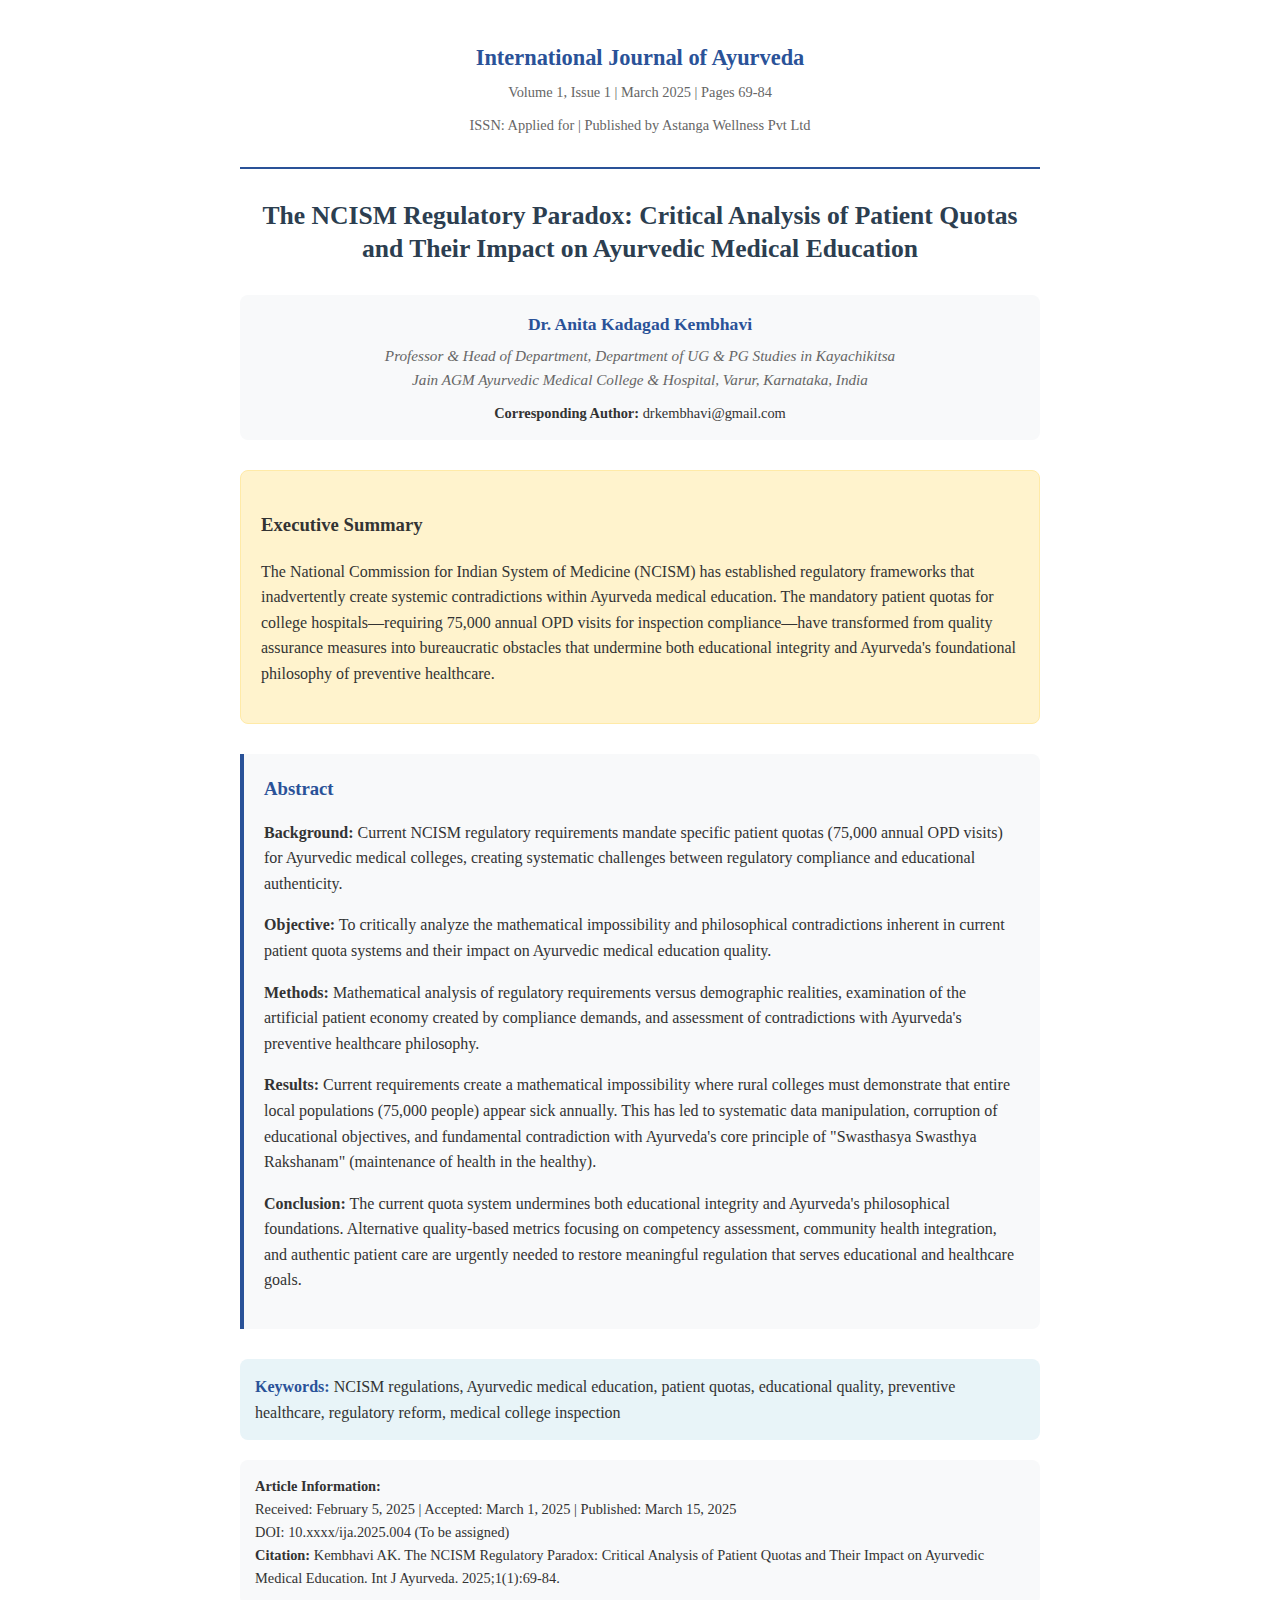
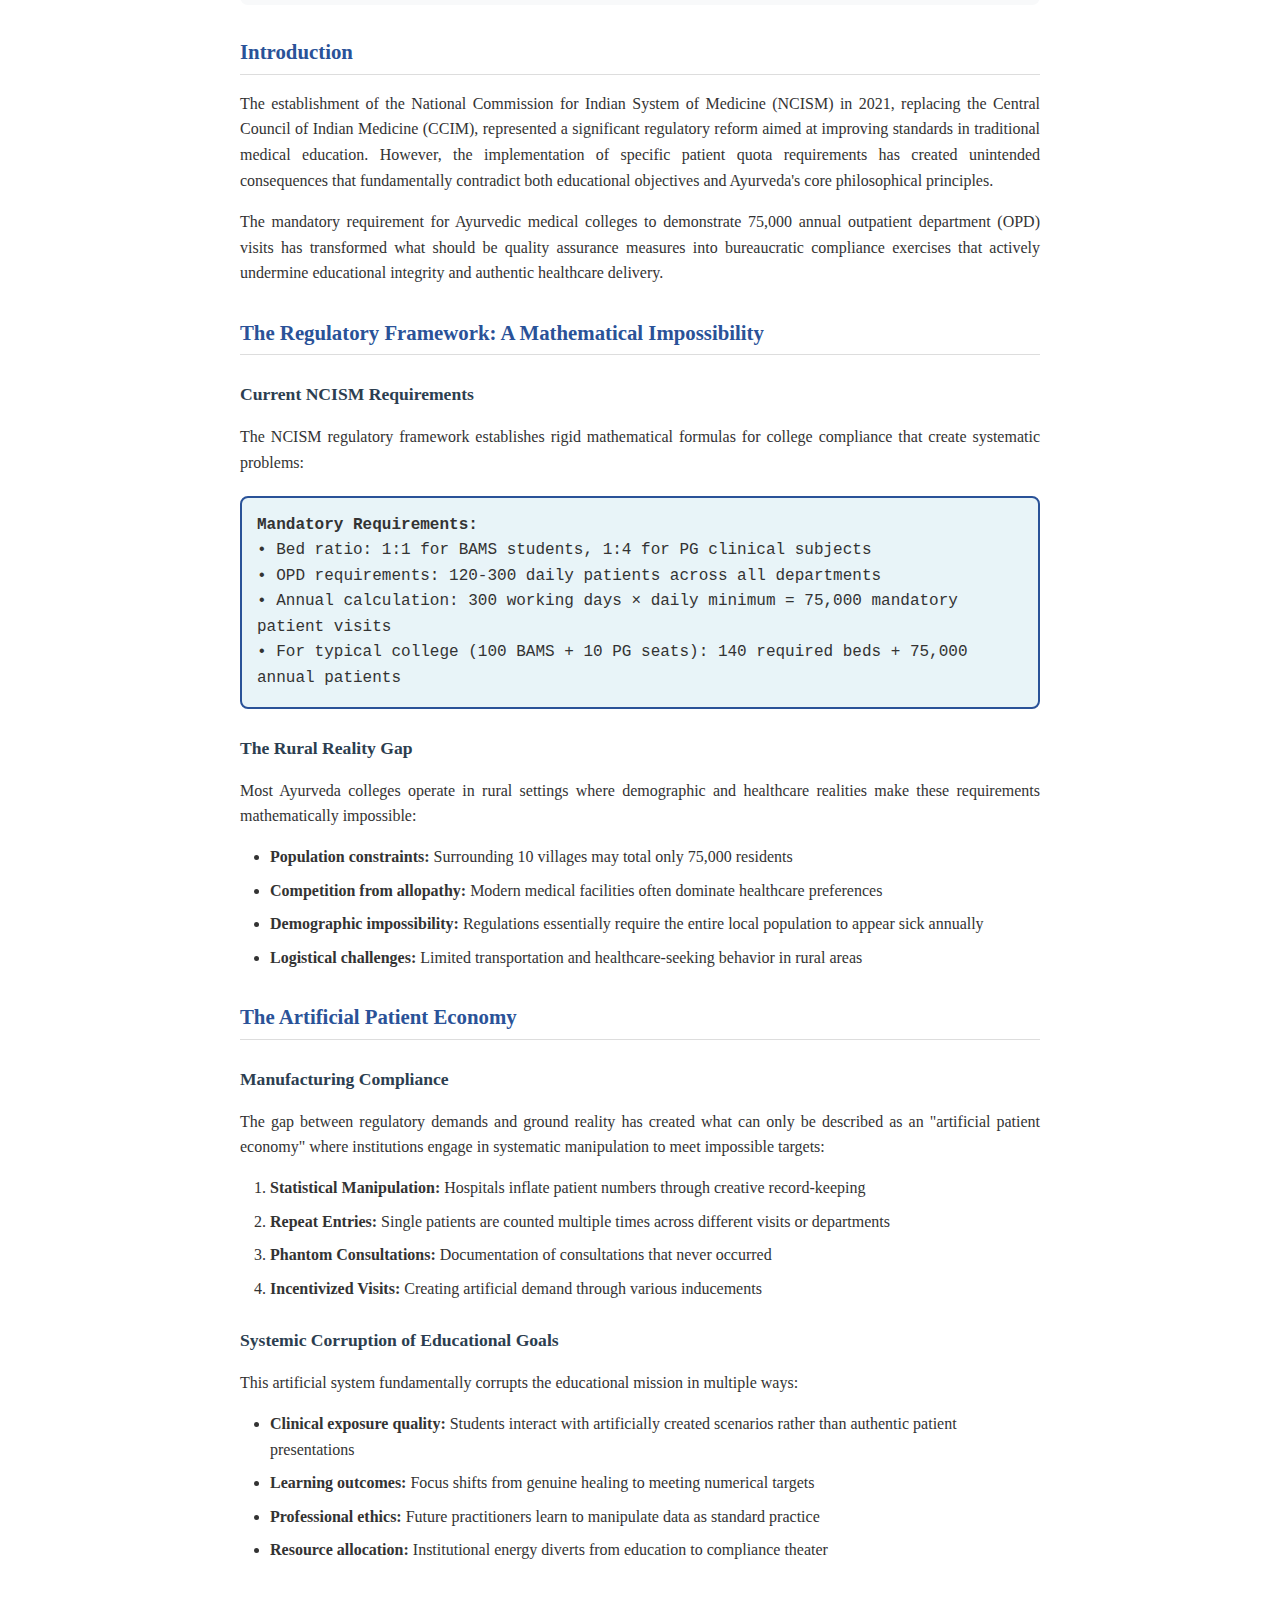
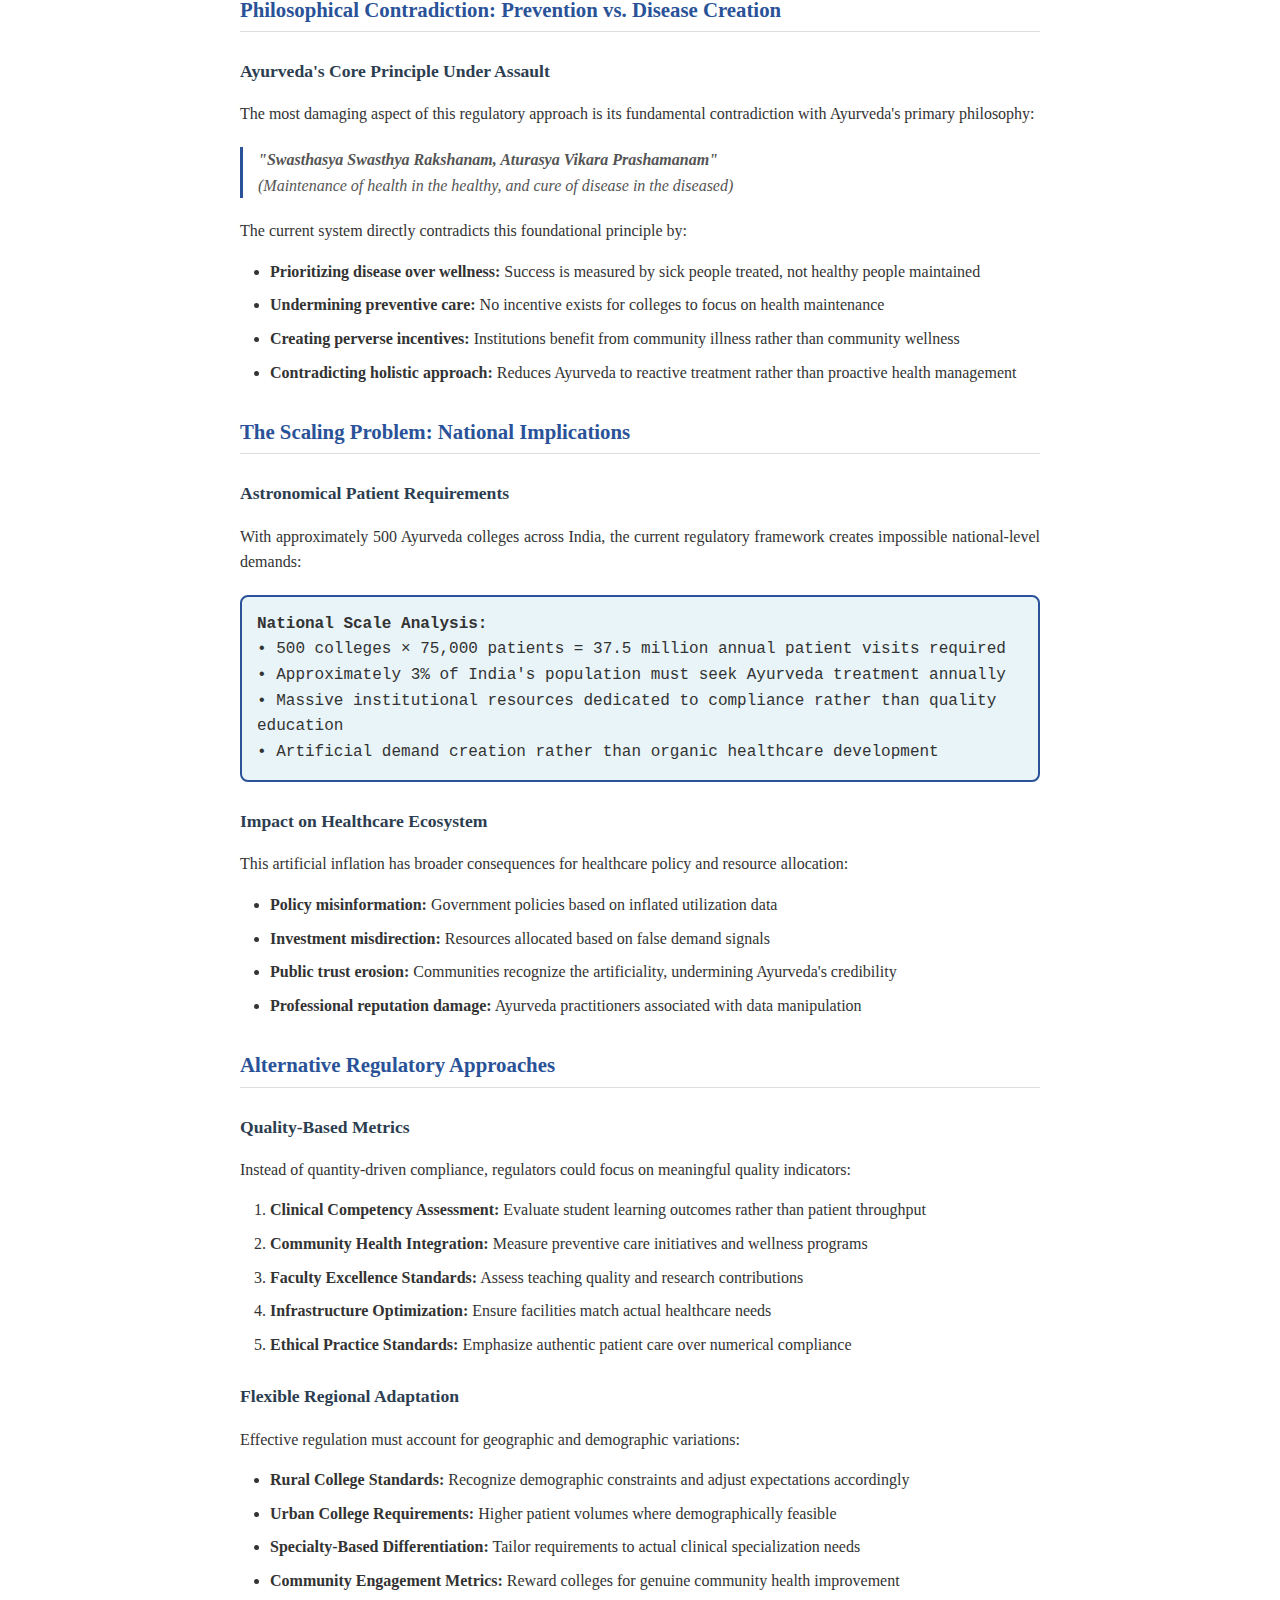
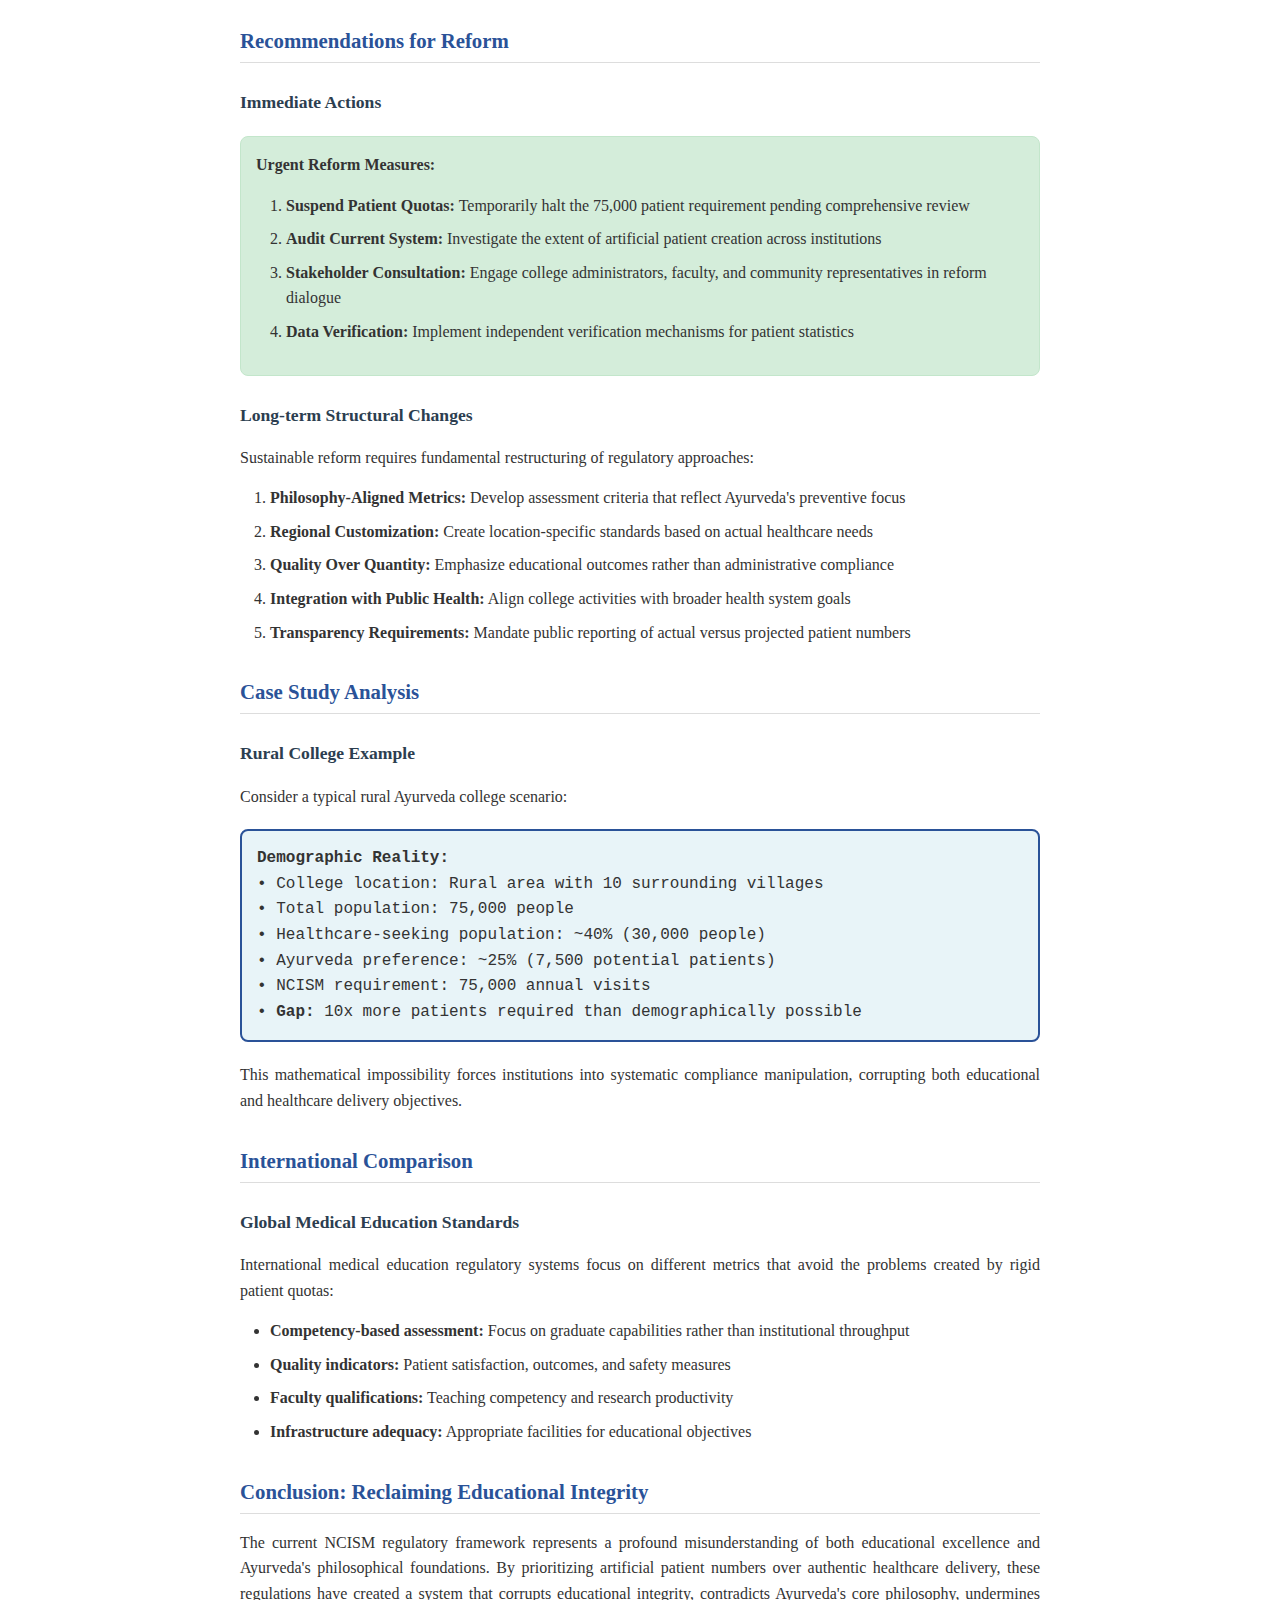
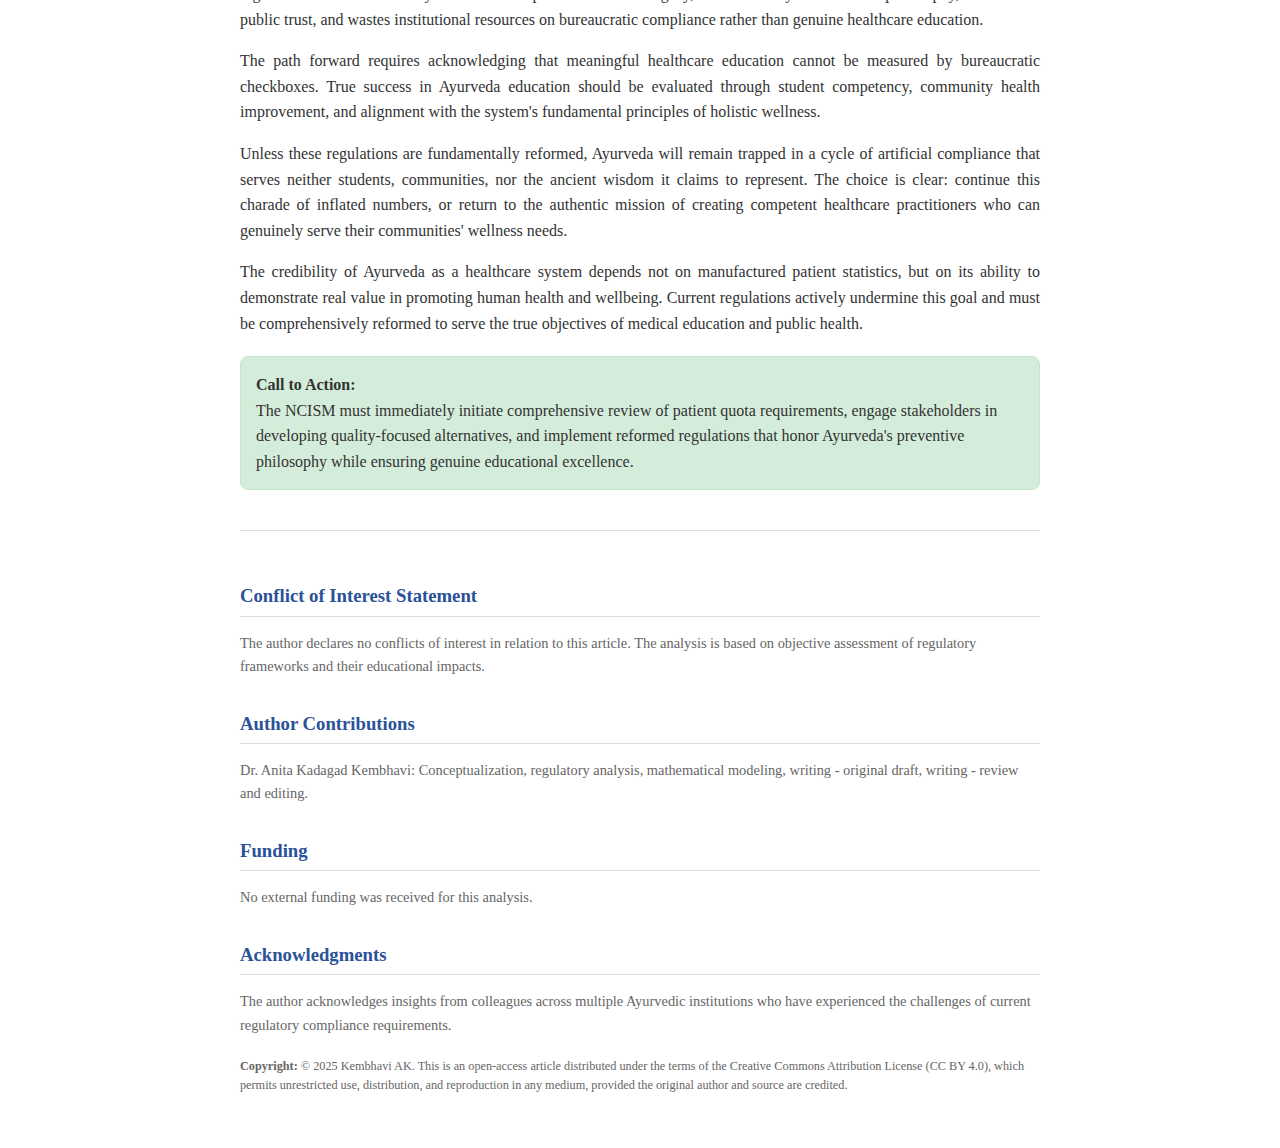
<file: articles/2025/volume-1/issue-1/article-4/index.html>
<!DOCTYPE html>
<html lang="en">
<head>
    <meta charset="UTF-8">
    <meta name="viewport" content="width=device-width, initial-scale=1.0">
    <title>International Journal of Ayurveda - Volume 1, Issue 1</title>
    <style>
        body {
            font-family: 'Times New Roman', serif;
            line-height: 1.6;
            max-width: 800px;
            margin: 0 auto;
            padding: 40px;
            color: #333;
            background-color: #fff;
        }
        .journal-header {
            text-align: center;
            border-bottom: 2px solid #2a5298;
            margin-bottom: 30px;
            padding-bottom: 20px;
        }
        .journal-title {
            font-size: 1.4em;
            font-weight: bold;
            color: #2a5298;
            margin-bottom: 5px;
        }
        .journal-info {
            font-size: 0.9em;
            color: #666;
            margin-bottom: 10px;
        }
        .article-title {
            font-size: 1.6em;
            font-weight: bold;
            color: #2c3e50;
            text-align: center;
            margin: 30px 0;
            line-height: 1.3;
        }
        .author-info {
            text-align: center;
            margin-bottom: 30px;
            padding: 15px;
            background-color: #f8f9fa;
            border-radius: 8px;
        }
        .author-name {
            font-weight: bold;
            font-size: 1.1em;
            color: #2a5298;
            margin-bottom: 5px;
        }
        .author-affiliation {
            font-style: italic;
            color: #666;
            font-size: 0.95em;
        }
        .abstract {
            background-color: #f8f9fa;
            padding: 20px;
            margin: 30px 0;
            border-left: 4px solid #2a5298;
            border-radius: 0 8px 8px 0;
        }
        .abstract h3 {
            color: #2a5298;
            margin-top: 0;
            margin-bottom: 15px;
        }
        .keywords {
            margin: 20px 0;
            padding: 15px;
            background-color: #e8f4f8;
            border-radius: 8px;
        }
        .keywords strong {
            color: #2a5298;
        }
        .section-heading {
            font-size: 1.3em;
            font-weight: bold;
            color: #2a5298;
            margin: 30px 0 15px 0;
            border-bottom: 1px solid #ddd;
            padding-bottom: 5px;
        }
        .subsection-heading {
            font-size: 1.1em;
            font-weight: bold;
            color: #2c3e50;
            margin: 25px 0 10px 0;
        }
        .content p {
            text-align: justify;
            margin-bottom: 15px;
        }
        .content ul, .content ol {
            margin: 15px 0;
            padding-left: 30px;
        }
        .content li {
            margin-bottom: 8px;
        }
        .quote {
            font-style: italic;
            color: #555;
            border-left: 3px solid #2a5298;
            padding-left: 15px;
            margin: 20px 0;
        }
        .footer-info {
            margin-top: 40px;
            padding-top: 20px;
            border-top: 1px solid #ddd;
            font-size: 0.9em;
            color: #666;
        }
        .doi-info {
            background-color: #f8f9fa;
            padding: 15px;
            margin: 20px 0;
            border-radius: 8px;
            font-size: 0.9em;
        }
        .executive-summary {
            background-color: #fff3cd;
            border: 1px solid #ffeaa7;
            border-radius: 8px;
            padding: 20px;
            margin: 30px 0;
        }
        .mathematical-box {
            background-color: #e8f4f8;
            border: 2px solid #2a5298;
            border-radius: 8px;
            padding: 15px;
            margin: 20px 0;
            font-family: 'Courier New', monospace;
        }
        .recommendation-box {
            background-color: #d4edda;
            border: 1px solid #c3e6cb;
            border-radius: 8px;
            padding: 15px;
            margin: 20px 0;
        }
    </style>
</head>
<body>
    <div class="journal-header">
        <div class="journal-title">International Journal of Ayurveda</div>
        <div class="journal-info">Volume 1, Issue 1 | March 2025 | Pages 69-84</div>
        <div class="journal-info">ISSN: Applied for | Published by Astanga Wellness Pvt Ltd</div>
    </div>

    <h1 class="article-title">The NCISM Regulatory Paradox: Critical Analysis of Patient Quotas and Their Impact on Ayurvedic Medical Education</h1>

    <div class="author-info">
        <div class="author-name">Dr. Anita Kadagad Kembhavi</div>
        <div class="author-affiliation">Professor & Head of Department, Department of UG & PG Studies in Kayachikitsa<br>
        Jain AGM Ayurvedic Medical College & Hospital, Varur, Karnataka, India</div>
        <div style="margin-top: 10px; font-size: 0.9em;">
            <strong>Corresponding Author:</strong> drkembhavi@gmail.com
        </div>
    </div>

    <div class="executive-summary">
        <h3>Executive Summary</h3>
        <p>The National Commission for Indian System of Medicine (NCISM) has established regulatory frameworks that inadvertently create systemic contradictions within Ayurveda medical education. The mandatory patient quotas for college hospitals—requiring 75,000 annual OPD visits for inspection compliance—have transformed from quality assurance measures into bureaucratic obstacles that undermine both educational integrity and Ayurveda's foundational philosophy of preventive healthcare.</p>
    </div>

    <div class="abstract">
        <h3>Abstract</h3>
        <p><strong>Background:</strong> Current NCISM regulatory requirements mandate specific patient quotas (75,000 annual OPD visits) for Ayurvedic medical colleges, creating systematic challenges between regulatory compliance and educational authenticity.</p>
        
        <p><strong>Objective:</strong> To critically analyze the mathematical impossibility and philosophical contradictions inherent in current patient quota systems and their impact on Ayurvedic medical education quality.</p>
        
        <p><strong>Methods:</strong> Mathematical analysis of regulatory requirements versus demographic realities, examination of the artificial patient economy created by compliance demands, and assessment of contradictions with Ayurveda's preventive healthcare philosophy.</p>
        
        <p><strong>Results:</strong> Current requirements create a mathematical impossibility where rural colleges must demonstrate that entire local populations (75,000 people) appear sick annually. This has led to systematic data manipulation, corruption of educational objectives, and fundamental contradiction with Ayurveda's core principle of "Swasthasya Swasthya Rakshanam" (maintenance of health in the healthy).</p>
        
        <p><strong>Conclusion:</strong> The current quota system undermines both educational integrity and Ayurveda's philosophical foundations. Alternative quality-based metrics focusing on competency assessment, community health integration, and authentic patient care are urgently needed to restore meaningful regulation that serves educational and healthcare goals.</p>
    </div>

    <div class="keywords">
        <strong>Keywords:</strong> NCISM regulations, Ayurvedic medical education, patient quotas, educational quality, preventive healthcare, regulatory reform, medical college inspection
    </div>

    <div class="doi-info">
        <strong>Article Information:</strong><br>
        Received: February 5, 2025 | Accepted: March 1, 2025 | Published: March 15, 2025<br>
        DOI: 10.xxxx/ija.2025.004 (To be assigned)<br>
        <strong>Citation:</strong> Kembhavi AK. The NCISM Regulatory Paradox: Critical Analysis of Patient Quotas and Their Impact on Ayurvedic Medical Education. Int J Ayurveda. 2025;1(1):69-84.
    </div>

    <div class="content">
        <div class="section-heading">Introduction</div>
        <p>The establishment of the National Commission for Indian System of Medicine (NCISM) in 2021, replacing the Central Council of Indian Medicine (CCIM), represented a significant regulatory reform aimed at improving standards in traditional medical education. However, the implementation of specific patient quota requirements has created unintended consequences that fundamentally contradict both educational objectives and Ayurveda's core philosophical principles.</p>

        <p>The mandatory requirement for Ayurvedic medical colleges to demonstrate 75,000 annual outpatient department (OPD) visits has transformed what should be quality assurance measures into bureaucratic compliance exercises that actively undermine educational integrity and authentic healthcare delivery.</p>

        <div class="section-heading">The Regulatory Framework: A Mathematical Impossibility</div>
        
        <div class="subsection-heading">Current NCISM Requirements</div>
        <p>The NCISM regulatory framework establishes rigid mathematical formulas for college compliance that create systematic problems:</p>

        <div class="mathematical-box">
            <strong>Mandatory Requirements:</strong><br>
            • Bed ratio: 1:1 for BAMS students, 1:4 for PG clinical subjects<br>
            • OPD requirements: 120-300 daily patients across all departments<br>
            • Annual calculation: 300 working days × daily minimum = 75,000 mandatory patient visits<br>
            • For typical college (100 BAMS + 10 PG seats): 140 required beds + 75,000 annual patients
        </div>

        <div class="subsection-heading">The Rural Reality Gap</div>
        <p>Most Ayurveda colleges operate in rural settings where demographic and healthcare realities make these requirements mathematically impossible:</p>

        <ul>
            <li><strong>Population constraints:</strong> Surrounding 10 villages may total only 75,000 residents</li>
            <li><strong>Competition from allopathy:</strong> Modern medical facilities often dominate healthcare preferences</li>
            <li><strong>Demographic impossibility:</strong> Regulations essentially require the entire local population to appear sick annually</li>
            <li><strong>Logistical challenges:</strong> Limited transportation and healthcare-seeking behavior in rural areas</li>
        </ul>

        <div class="section-heading">The Artificial Patient Economy</div>
        
        <div class="subsection-heading">Manufacturing Compliance</div>
        <p>The gap between regulatory demands and ground reality has created what can only be described as an "artificial patient economy" where institutions engage in systematic manipulation to meet impossible targets:</p>

        <ol>
            <li><strong>Statistical Manipulation:</strong> Hospitals inflate patient numbers through creative record-keeping</li>
            <li><strong>Repeat Entries:</strong> Single patients are counted multiple times across different visits or departments</li>
            <li><strong>Phantom Consultations:</strong> Documentation of consultations that never occurred</li>
            <li><strong>Incentivized Visits:</strong> Creating artificial demand through various inducements</li>
        </ol>

        <div class="subsection-heading">Systemic Corruption of Educational Goals</div>
        <p>This artificial system fundamentally corrupts the educational mission in multiple ways:</p>

        <ul>
            <li><strong>Clinical exposure quality:</strong> Students interact with artificially created scenarios rather than authentic patient presentations</li>
            <li><strong>Learning outcomes:</strong> Focus shifts from genuine healing to meeting numerical targets</li>
            <li><strong>Professional ethics:</strong> Future practitioners learn to manipulate data as standard practice</li>
            <li><strong>Resource allocation:</strong> Institutional energy diverts from education to compliance theater</li>
        </ul>

        <div class="section-heading">Philosophical Contradiction: Prevention vs. Disease Creation</div>
        
        <div class="subsection-heading">Ayurveda's Core Principle Under Assault</div>
        <p>The most damaging aspect of this regulatory approach is its fundamental contradiction with Ayurveda's primary philosophy:</p>

        <div class="quote">
            <strong>"Swasthasya Swasthya Rakshanam, Aturasya Vikara Prashamanam"</strong><br>
            <em>(Maintenance of health in the healthy, and cure of disease in the diseased)</em>
        </div>

        <p>The current system directly contradicts this foundational principle by:</p>

        <ul>
            <li><strong>Prioritizing disease over wellness:</strong> Success is measured by sick people treated, not healthy people maintained</li>
            <li><strong>Undermining preventive care:</strong> No incentive exists for colleges to focus on health maintenance</li>
            <li><strong>Creating perverse incentives:</strong> Institutions benefit from community illness rather than community wellness</li>
            <li><strong>Contradicting holistic approach:</strong> Reduces Ayurveda to reactive treatment rather than proactive health management</li>
        </ul>

        <div class="section-heading">The Scaling Problem: National Implications</div>
        
        <div class="subsection-heading">Astronomical Patient Requirements</div>
        <p>With approximately 500 Ayurveda colleges across India, the current regulatory framework creates impossible national-level demands:</p>

        <div class="mathematical-box">
            <strong>National Scale Analysis:</strong><br>
            • 500 colleges × 75,000 patients = 37.5 million annual patient visits required<br>
            • Approximately 3% of India's population must seek Ayurveda treatment annually<br>
            • Massive institutional resources dedicated to compliance rather than quality education<br>
            • Artificial demand creation rather than organic healthcare development
        </div>

        <div class="subsection-heading">Impact on Healthcare Ecosystem</div>
        <p>This artificial inflation has broader consequences for healthcare policy and resource allocation:</p>

        <ul>
            <li><strong>Policy misinformation:</strong> Government policies based on inflated utilization data</li>
            <li><strong>Investment misdirection:</strong> Resources allocated based on false demand signals</li>
            <li><strong>Public trust erosion:</strong> Communities recognize the artificiality, undermining Ayurveda's credibility</li>
            <li><strong>Professional reputation damage:</strong> Ayurveda practitioners associated with data manipulation</li>
        </ul>

        <div class="section-heading">Alternative Regulatory Approaches</div>
        
        <div class="subsection-heading">Quality-Based Metrics</div>
        <p>Instead of quantity-driven compliance, regulators could focus on meaningful quality indicators:</p>

        <ol>
            <li><strong>Clinical Competency Assessment:</strong> Evaluate student learning outcomes rather than patient throughput</li>
            <li><strong>Community Health Integration:</strong> Measure preventive care initiatives and wellness programs</li>
            <li><strong>Faculty Excellence Standards:</strong> Assess teaching quality and research contributions</li>
            <li><strong>Infrastructure Optimization:</strong> Ensure facilities match actual healthcare needs</li>
            <li><strong>Ethical Practice Standards:</strong> Emphasize authentic patient care over numerical compliance</li>
        </ol>

        <div class="subsection-heading">Flexible Regional Adaptation</div>
        <p>Effective regulation must account for geographic and demographic variations:</p>

        <ul>
            <li><strong>Rural College Standards:</strong> Recognize demographic constraints and adjust expectations accordingly</li>
            <li><strong>Urban College Requirements:</strong> Higher patient volumes where demographically feasible</li>
            <li><strong>Specialty-Based Differentiation:</strong> Tailor requirements to actual clinical specialization needs</li>
            <li><strong>Community Engagement Metrics:</strong> Reward colleges for genuine community health improvement</li>
        </ul>

        <div class="section-heading">Recommendations for Reform</div>
        
        <div class="subsection-heading">Immediate Actions</div>
        <div class="recommendation-box">
            <strong>Urgent Reform Measures:</strong>
            <ol>
                <li><strong>Suspend Patient Quotas:</strong> Temporarily halt the 75,000 patient requirement pending comprehensive review</li>
                <li><strong>Audit Current System:</strong> Investigate the extent of artificial patient creation across institutions</li>
                <li><strong>Stakeholder Consultation:</strong> Engage college administrators, faculty, and community representatives in reform dialogue</li>
                <li><strong>Data Verification:</strong> Implement independent verification mechanisms for patient statistics</li>
            </ol>
        </div>

        <div class="subsection-heading">Long-term Structural Changes</div>
        <p>Sustainable reform requires fundamental restructuring of regulatory approaches:</p>

        <ol>
            <li><strong>Philosophy-Aligned Metrics:</strong> Develop assessment criteria that reflect Ayurveda's preventive focus</li>
            <li><strong>Regional Customization:</strong> Create location-specific standards based on actual healthcare needs</li>
            <li><strong>Quality Over Quantity:</strong> Emphasize educational outcomes rather than administrative compliance</li>
            <li><strong>Integration with Public Health:</strong> Align college activities with broader health system goals</li>
            <li><strong>Transparency Requirements:</strong> Mandate public reporting of actual versus projected patient numbers</li>
        </ol>

        <div class="section-heading">Case Study Analysis</div>
        
        <div class="subsection-heading">Rural College Example</div>
        <p>Consider a typical rural Ayurveda college scenario:</p>

        <div class="mathematical-box">
            <strong>Demographic Reality:</strong><br>
            • College location: Rural area with 10 surrounding villages<br>
            • Total population: 75,000 people<br>
            • Healthcare-seeking population: ~40% (30,000 people)<br>
            • Ayurveda preference: ~25% (7,500 potential patients)<br>
            • NCISM requirement: 75,000 annual visits<br>
            • <strong>Gap:</strong> 10x more patients required than demographically possible
        </div>

        <p>This mathematical impossibility forces institutions into systematic compliance manipulation, corrupting both educational and healthcare delivery objectives.</p>

        <div class="section-heading">International Comparison</div>
        
        <div class="subsection-heading">Global Medical Education Standards</div>
        <p>International medical education regulatory systems focus on different metrics that avoid the problems created by rigid patient quotas:</p>

        <ul>
            <li><strong>Competency-based assessment:</strong> Focus on graduate capabilities rather than institutional throughput</li>
            <li><strong>Quality indicators:</strong> Patient satisfaction, outcomes, and safety measures</li>
            <li><strong>Faculty qualifications:</strong> Teaching competency and research productivity</li>
            <li><strong>Infrastructure adequacy:</strong> Appropriate facilities for educational objectives</li>
        </ul>

        <div class="section-heading">Conclusion: Reclaiming Educational Integrity</div>
        <p>The current NCISM regulatory framework represents a profound misunderstanding of both educational excellence and Ayurveda's philosophical foundations. By prioritizing artificial patient numbers over authentic healthcare delivery, these regulations have created a system that corrupts educational integrity, contradicts Ayurveda's core philosophy, undermines public trust, and wastes institutional resources on bureaucratic compliance rather than genuine healthcare education.</p>

        <p>The path forward requires acknowledging that meaningful healthcare education cannot be measured by bureaucratic checkboxes. True success in Ayurveda education should be evaluated through student competency, community health improvement, and alignment with the system's fundamental principles of holistic wellness.</p>

        <p>Unless these regulations are fundamentally reformed, Ayurveda will remain trapped in a cycle of artificial compliance that serves neither students, communities, nor the ancient wisdom it claims to represent. The choice is clear: continue this charade of inflated numbers, or return to the authentic mission of creating competent healthcare practitioners who can genuinely serve their communities' wellness needs.</p>

        <p>The credibility of Ayurveda as a healthcare system depends not on manufactured patient statistics, but on its ability to demonstrate real value in promoting human health and wellbeing. Current regulations actively undermine this goal and must be comprehensively reformed to serve the true objectives of medical education and public health.</p>

        <div class="recommendation-box">
            <strong>Call to Action:</strong><br>
            The NCISM must immediately initiate comprehensive review of patient quota requirements, engage stakeholders in developing quality-focused alternatives, and implement reformed regulations that honor Ayurveda's preventive philosophy while ensuring genuine educational excellence.
        </div>
    </div>

    <div class="footer-info">
        <div class="section-heading">Conflict of Interest Statement</div>
        <p>The author declares no conflicts of interest in relation to this article. The analysis is based on objective assessment of regulatory frameworks and their educational impacts.</p>

        <div class="section-heading">Author Contributions</div>
        <p>Dr. Anita Kadagad Kembhavi: Conceptualization, regulatory analysis, mathematical modeling, writing - original draft, writing - review and editing.</p>

        <div class="section-heading">Funding</div>
        <p>No external funding was received for this analysis.</p>

        <div class="section-heading">Acknowledgments</div>
        <p>The author acknowledges insights from colleagues across multiple Ayurvedic institutions who have experienced the challenges of current regulatory compliance requirements.</p>

        <p style="margin-top: 20px; font-size: 0.85em; color: #666;">
            <strong>Copyright:</strong> © 2025 Kembhavi AK. This is an open-access article distributed under the terms of the Creative Commons Attribution License (CC BY 4.0), which permits unrestricted use, distribution, and reproduction in any medium, provided the original author and source are credited.
        </p>
    </div>
</body>
</html>
</file>
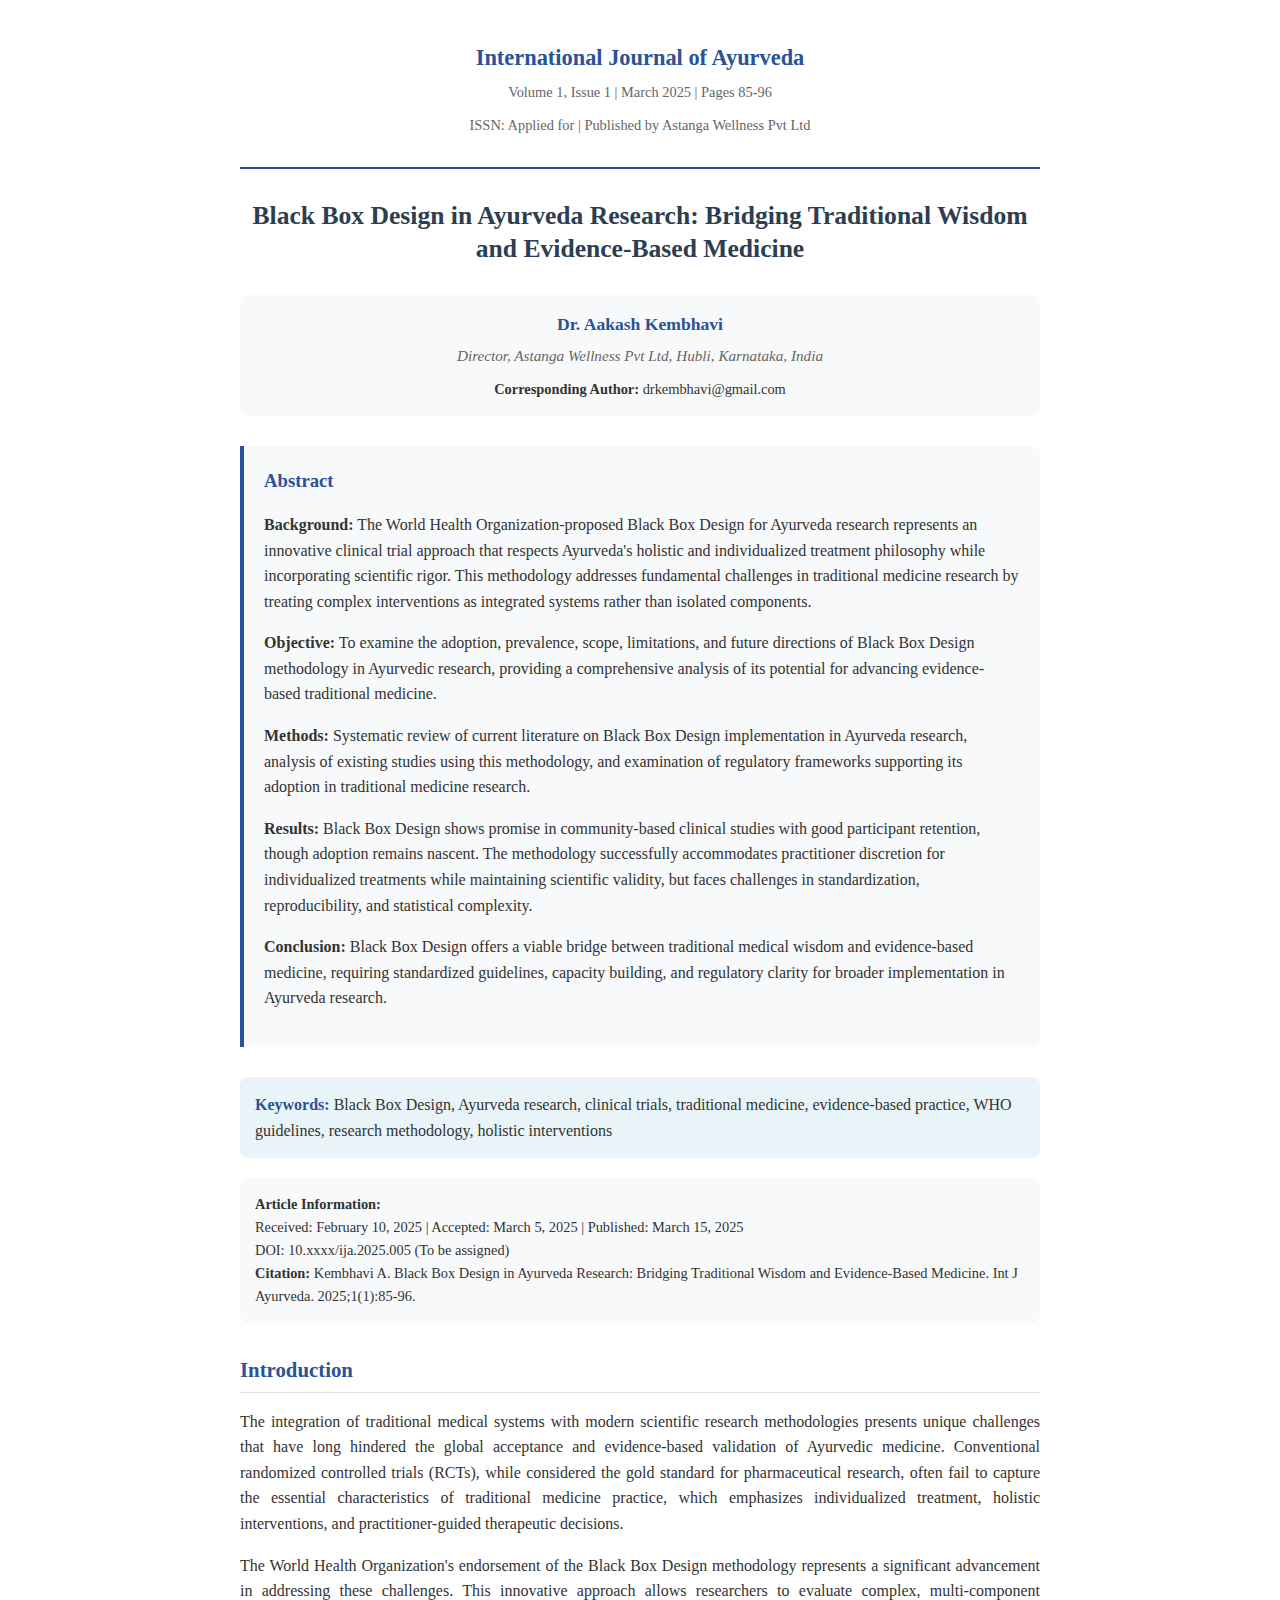
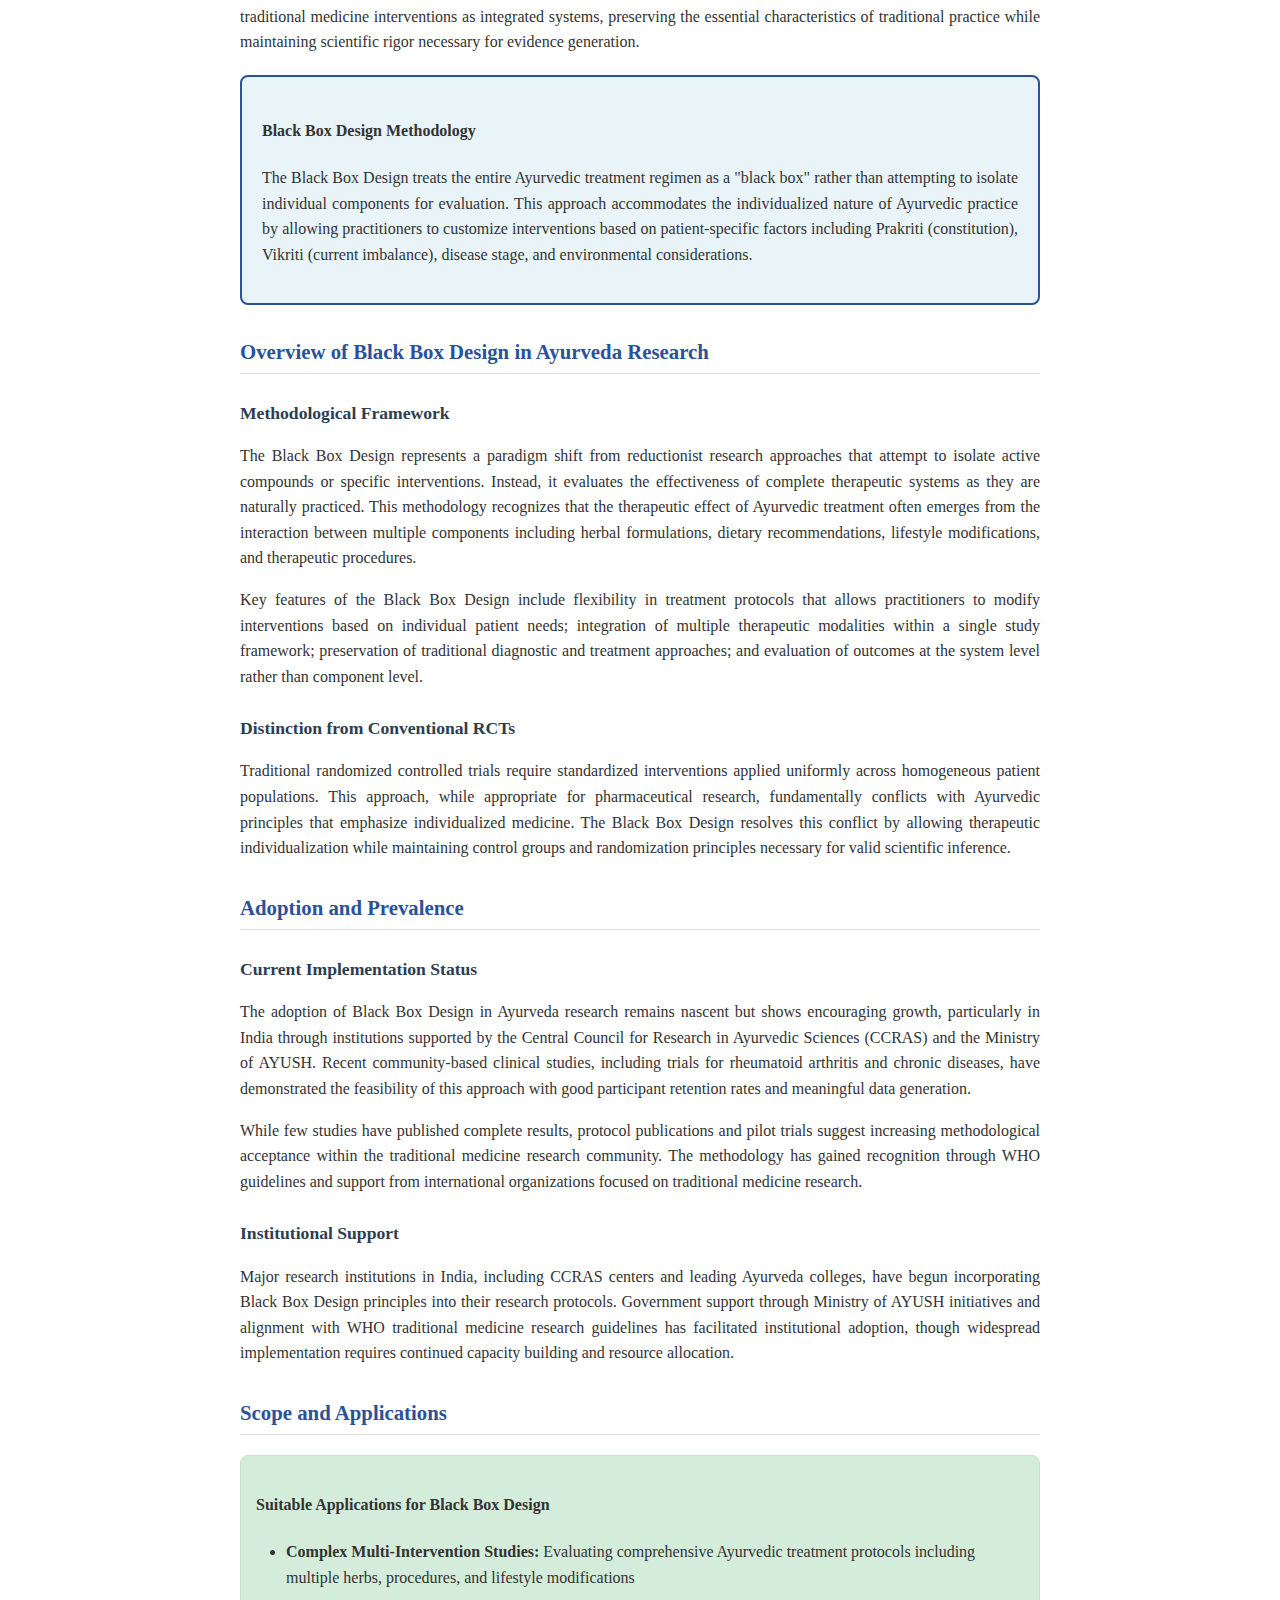
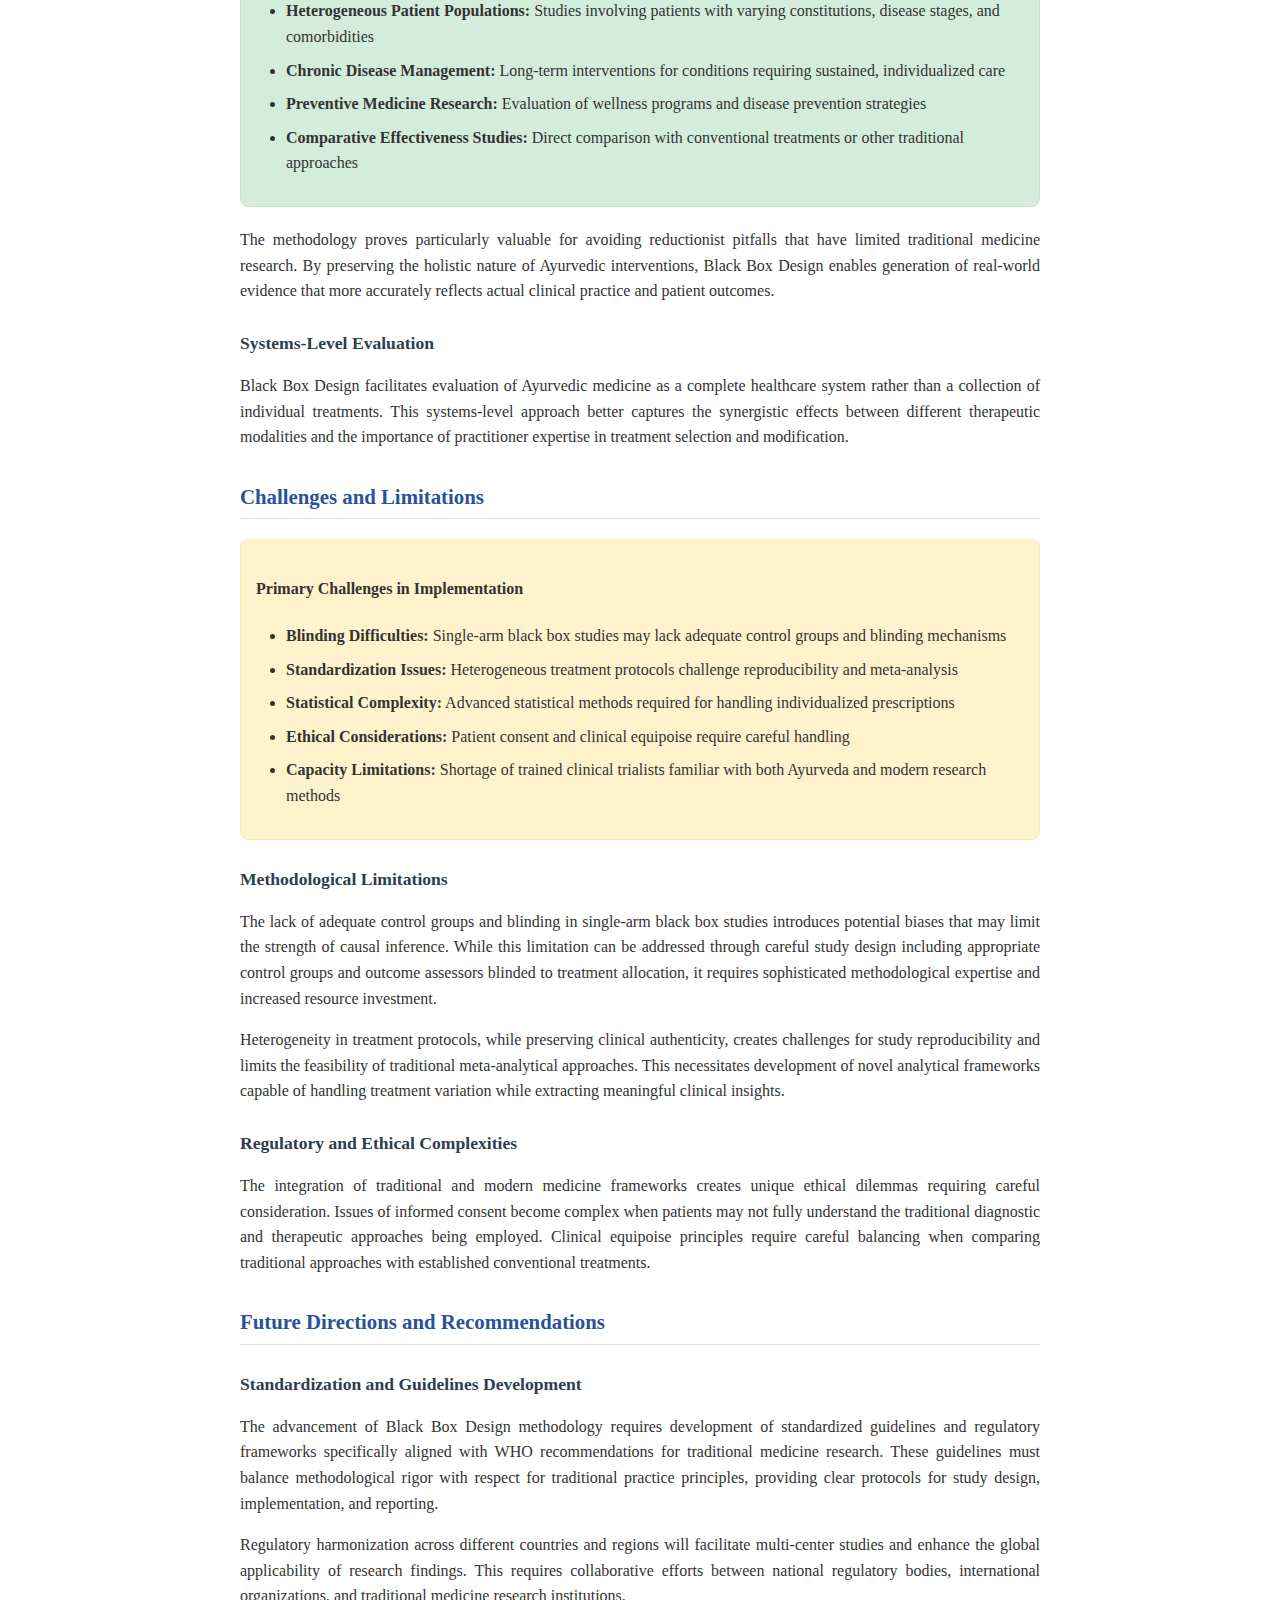
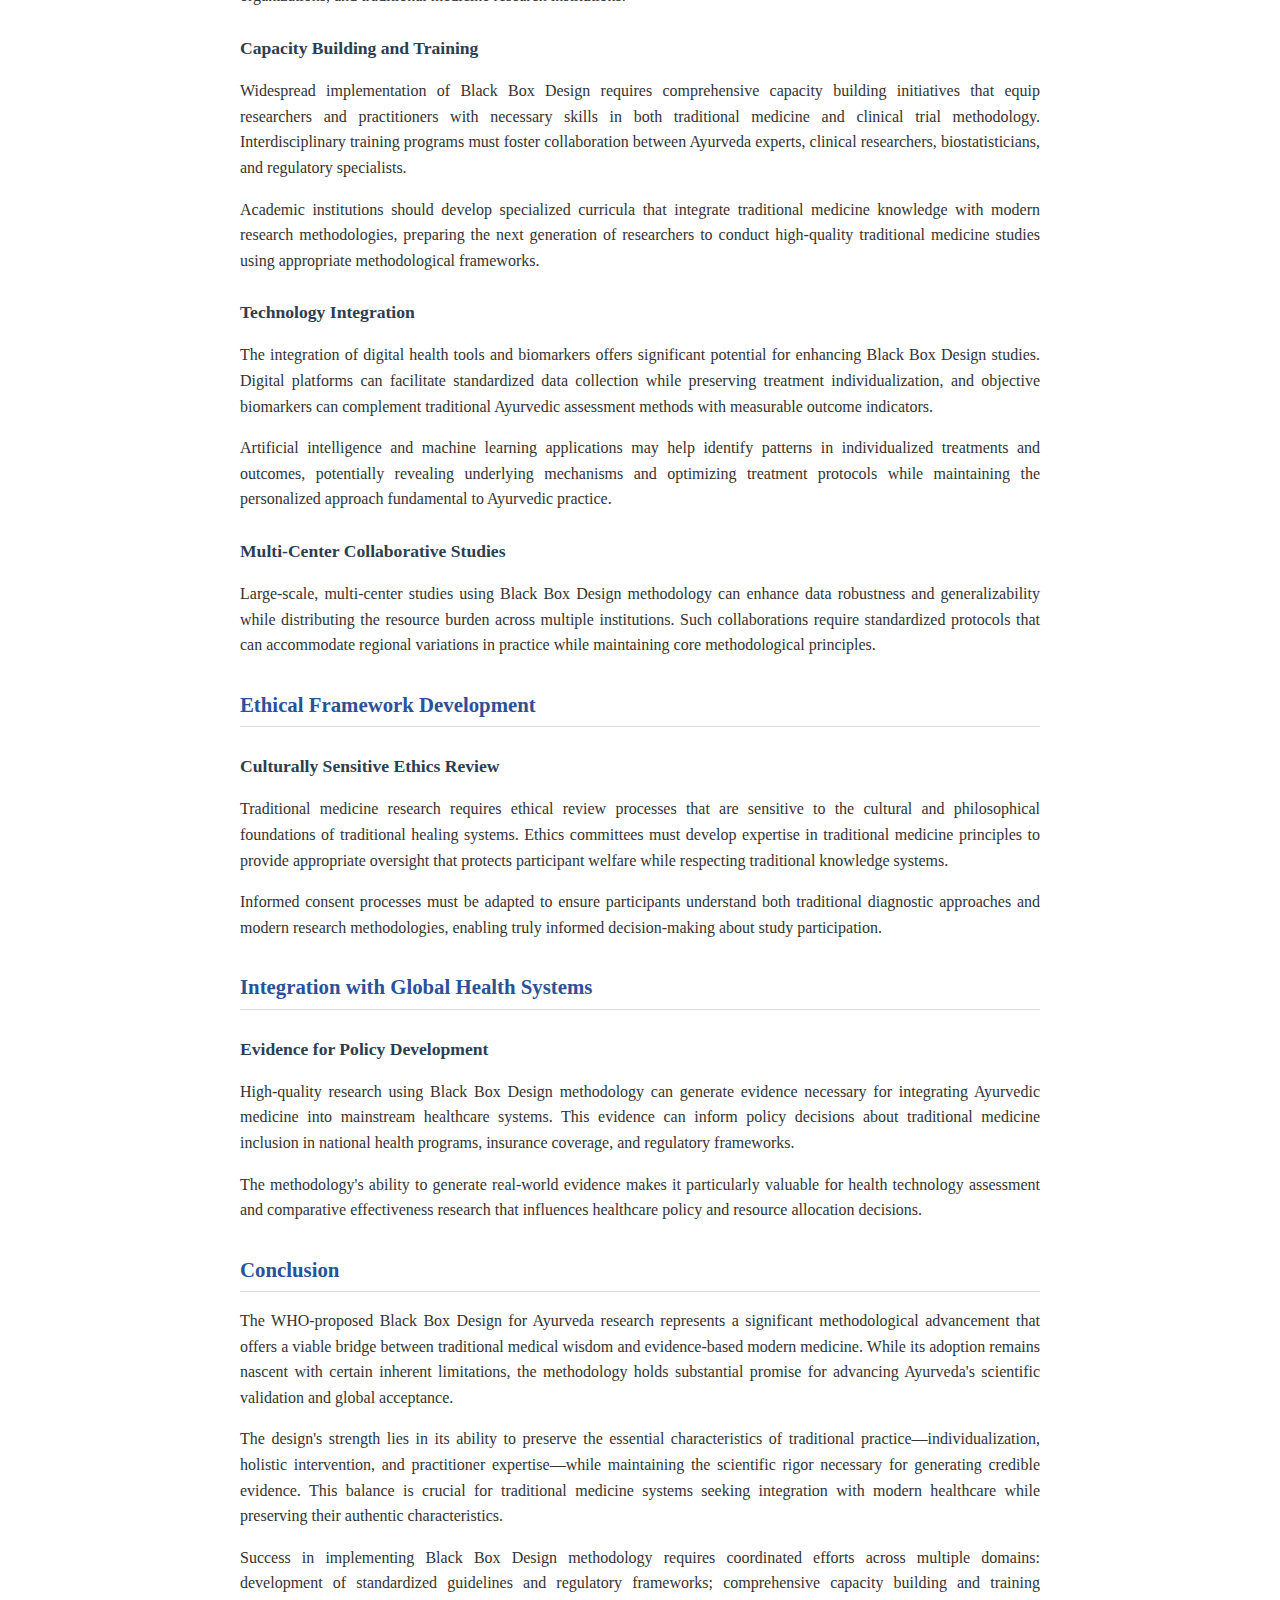
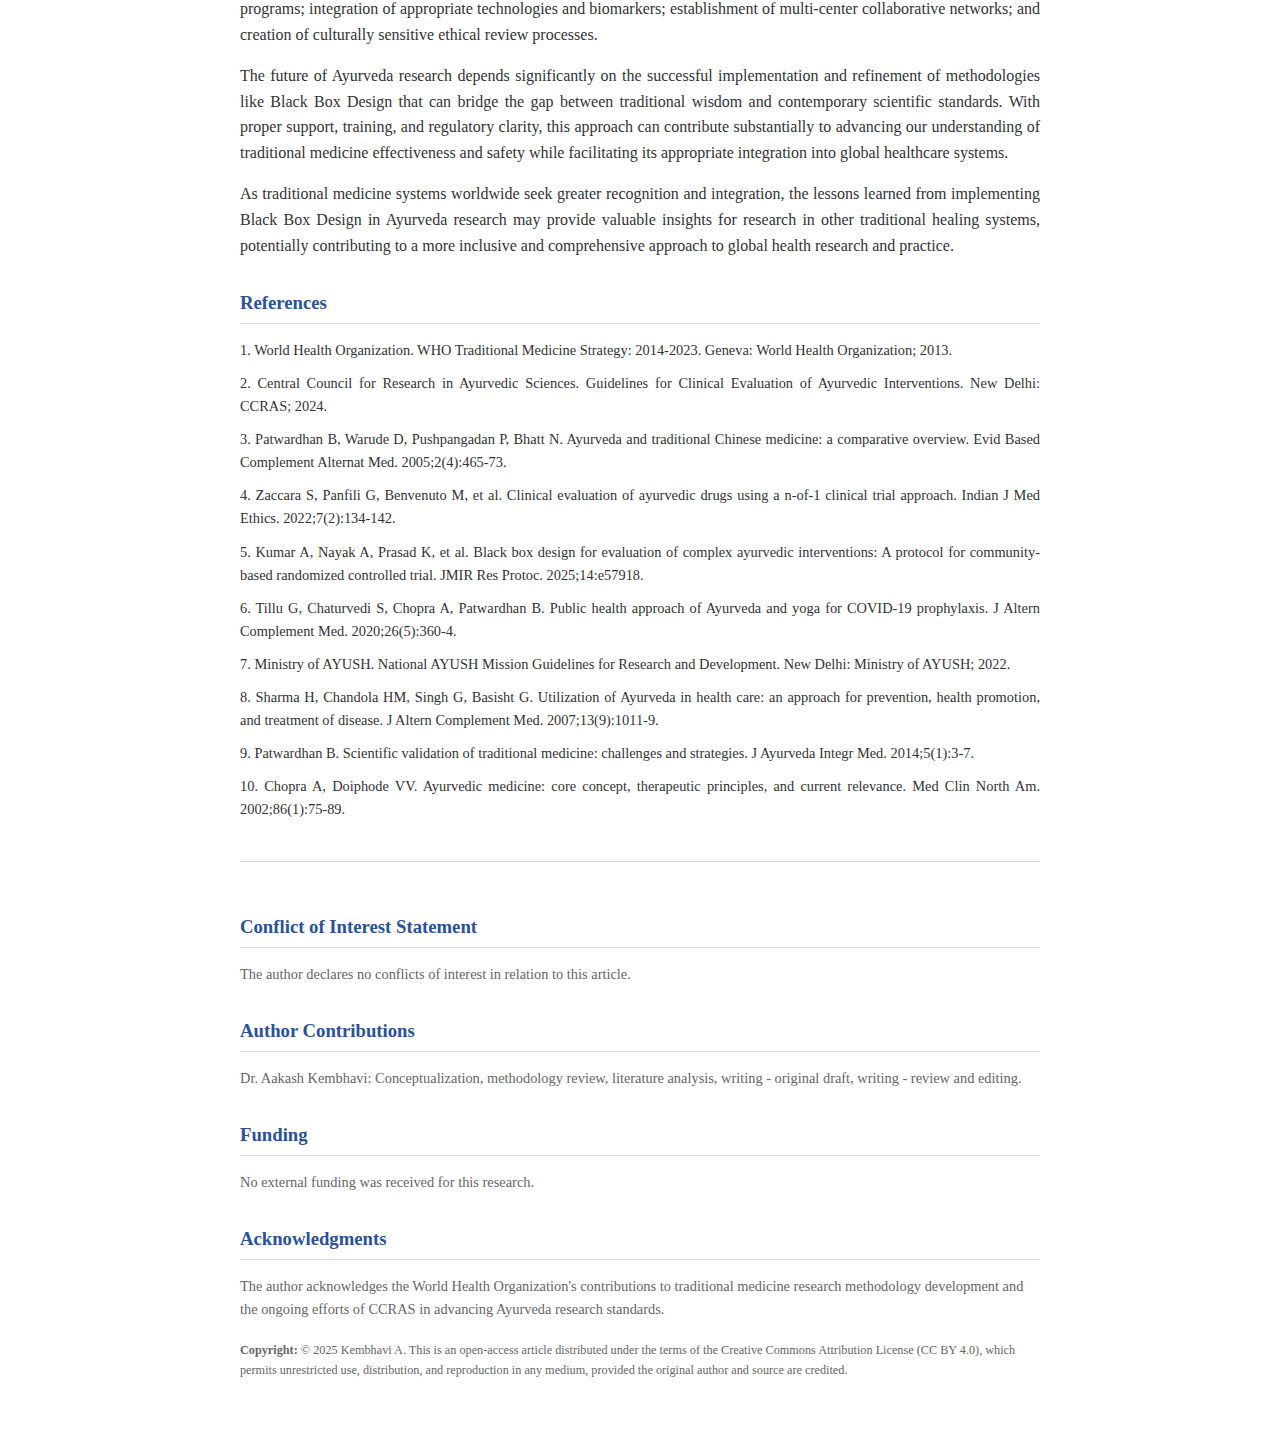
<file: articles/2025/volume-1/issue-1/article-5/index.html>
<!DOCTYPE html>
<html lang="en">
<head>
    <meta charset="UTF-8">
    <meta name="viewport" content="width=device-width, initial-scale=1.0">
    <title>International Journal of Ayurveda - Volume 1, Issue 1</title>
    <style>
        body {
            font-family: 'Times New Roman', serif;
            line-height: 1.6;
            max-width: 800px;
            margin: 0 auto;
            padding: 40px;
            color: #333;
            background-color: #fff;
        }
        .journal-header {
            text-align: center;
            border-bottom: 2px solid #2a5298;
            margin-bottom: 30px;
            padding-bottom: 20px;
        }
        .journal-title {
            font-size: 1.4em;
            font-weight: bold;
            color: #2a5298;
            margin-bottom: 5px;
        }
        .journal-info {
            font-size: 0.9em;
            color: #666;
            margin-bottom: 10px;
        }
        .article-title {
            font-size: 1.6em;
            font-weight: bold;
            color: #2c3e50;
            text-align: center;
            margin: 30px 0;
            line-height: 1.3;
        }
        .author-info {
            text-align: center;
            margin-bottom: 30px;
            padding: 15px;
            background-color: #f8f9fa;
            border-radius: 8px;
        }
        .author-name {
            font-weight: bold;
            font-size: 1.1em;
            color: #2a5298;
            margin-bottom: 5px;
        }
        .author-affiliation {
            font-style: italic;
            color: #666;
            font-size: 0.95em;
        }
        .abstract {
            background-color: #f8f9fa;
            padding: 20px;
            margin: 30px 0;
            border-left: 4px solid #2a5298;
            border-radius: 0 8px 8px 0;
        }
        .abstract h3 {
            color: #2a5298;
            margin-top: 0;
            margin-bottom: 15px;
        }
        .keywords {
            margin: 20px 0;
            padding: 15px;
            background-color: #e8f4f8;
            border-radius: 8px;
        }
        .keywords strong {
            color: #2a5298;
        }
        .section-heading {
            font-size: 1.3em;
            font-weight: bold;
            color: #2a5298;
            margin: 30px 0 15px 0;
            border-bottom: 1px solid #ddd;
            padding-bottom: 5px;
        }
        .subsection-heading {
            font-size: 1.1em;
            font-weight: bold;
            color: #2c3e50;
            margin: 25px 0 10px 0;
        }
        .content p {
            text-align: justify;
            margin-bottom: 15px;
        }
        .content ul, .content ol {
            margin: 15px 0;
            padding-left: 30px;
        }
        .content li {
            margin-bottom: 8px;
        }
        .footer-info {
            margin-top: 40px;
            padding-top: 20px;
            border-top: 1px solid #ddd;
            font-size: 0.9em;
            color: #666;
        }
        .doi-info {
            background-color: #f8f9fa;
            padding: 15px;
            margin: 20px 0;
            border-radius: 8px;
            font-size: 0.9em;
        }
        .methodology-box {
            background-color: #e8f4f8;
            border: 2px solid #2a5298;
            border-radius: 8px;
            padding: 20px;
            margin: 20px 0;
        }
        .scope-box {
            background-color: #d4edda;
            border: 1px solid #c3e6cb;
            border-radius: 8px;
            padding: 15px;
            margin: 20px 0;
        }
        .challenges-box {
            background-color: #fff3cd;
            border: 1px solid #ffeaa7;
            border-radius: 8px;
            padding: 15px;
            margin: 20px 0;
        }
        .references {
            font-size: 0.9em;
            margin-top: 30px;
        }
        .reference-item {
            margin-bottom: 10px;
            text-align: justify;
        }
    </style>
</head>
<body>
    <div class="journal-header">
        <div class="journal-title">International Journal of Ayurveda</div>
        <div class="journal-info">Volume 1, Issue 1 | March 2025 | Pages 85-96</div>
        <div class="journal-info">ISSN: Applied for | Published by Astanga Wellness Pvt Ltd</div>
    </div>

    <h1 class="article-title">Black Box Design in Ayurveda Research: Bridging Traditional Wisdom and Evidence-Based Medicine</h1>

    <div class="author-info">
        <div class="author-name">Dr. Aakash Kembhavi</div>
        <div class="author-affiliation">Director, Astanga Wellness Pvt Ltd, Hubli, Karnataka, India</div>
        <div style="margin-top: 10px; font-size: 0.9em;">
            <strong>Corresponding Author:</strong> drkembhavi@gmail.com
        </div>
    </div>

    <div class="abstract">
        <h3>Abstract</h3>
        <p><strong>Background:</strong> The World Health Organization-proposed Black Box Design for Ayurveda research represents an innovative clinical trial approach that respects Ayurveda's holistic and individualized treatment philosophy while incorporating scientific rigor. This methodology addresses fundamental challenges in traditional medicine research by treating complex interventions as integrated systems rather than isolated components.</p>
        
        <p><strong>Objective:</strong> To examine the adoption, prevalence, scope, limitations, and future directions of Black Box Design methodology in Ayurvedic research, providing a comprehensive analysis of its potential for advancing evidence-based traditional medicine.</p>
        
        <p><strong>Methods:</strong> Systematic review of current literature on Black Box Design implementation in Ayurveda research, analysis of existing studies using this methodology, and examination of regulatory frameworks supporting its adoption in traditional medicine research.</p>
        
        <p><strong>Results:</strong> Black Box Design shows promise in community-based clinical studies with good participant retention, though adoption remains nascent. The methodology successfully accommodates practitioner discretion for individualized treatments while maintaining scientific validity, but faces challenges in standardization, reproducibility, and statistical complexity.</p>
        
        <p><strong>Conclusion:</strong> Black Box Design offers a viable bridge between traditional medical wisdom and evidence-based medicine, requiring standardized guidelines, capacity building, and regulatory clarity for broader implementation in Ayurveda research.</p>
    </div>

    <div class="keywords">
        <strong>Keywords:</strong> Black Box Design, Ayurveda research, clinical trials, traditional medicine, evidence-based practice, WHO guidelines, research methodology, holistic interventions
    </div>

    <div class="doi-info">
        <strong>Article Information:</strong><br>
        Received: February 10, 2025 | Accepted: March 5, 2025 | Published: March 15, 2025<br>
        DOI: 10.xxxx/ija.2025.005 (To be assigned)<br>
        <strong>Citation:</strong> Kembhavi A. Black Box Design in Ayurveda Research: Bridging Traditional Wisdom and Evidence-Based Medicine. Int J Ayurveda. 2025;1(1):85-96.
    </div>

    <div class="content">
        <div class="section-heading">Introduction</div>
        <p>The integration of traditional medical systems with modern scientific research methodologies presents unique challenges that have long hindered the global acceptance and evidence-based validation of Ayurvedic medicine. Conventional randomized controlled trials (RCTs), while considered the gold standard for pharmaceutical research, often fail to capture the essential characteristics of traditional medicine practice, which emphasizes individualized treatment, holistic interventions, and practitioner-guided therapeutic decisions.</p>

        <p>The World Health Organization's endorsement of the Black Box Design methodology represents a significant advancement in addressing these challenges. This innovative approach allows researchers to evaluate complex, multi-component traditional medicine interventions as integrated systems, preserving the essential characteristics of traditional practice while maintaining scientific rigor necessary for evidence generation.</p>

        <div class="methodology-box">
            <h4>Black Box Design Methodology</h4>
            <p>The Black Box Design treats the entire Ayurvedic treatment regimen as a "black box" rather than attempting to isolate individual components for evaluation. This approach accommodates the individualized nature of Ayurvedic practice by allowing practitioners to customize interventions based on patient-specific factors including Prakriti (constitution), Vikriti (current imbalance), disease stage, and environmental considerations.</p>
        </div>

        <div class="section-heading">Overview of Black Box Design in Ayurveda Research</div>
        
        <div class="subsection-heading">Methodological Framework</div>
        <p>The Black Box Design represents a paradigm shift from reductionist research approaches that attempt to isolate active compounds or specific interventions. Instead, it evaluates the effectiveness of complete therapeutic systems as they are naturally practiced. This methodology recognizes that the therapeutic effect of Ayurvedic treatment often emerges from the interaction between multiple components including herbal formulations, dietary recommendations, lifestyle modifications, and therapeutic procedures.</p>

        <p>Key features of the Black Box Design include flexibility in treatment protocols that allows practitioners to modify interventions based on individual patient needs; integration of multiple therapeutic modalities within a single study framework; preservation of traditional diagnostic and treatment approaches; and evaluation of outcomes at the system level rather than component level.</p>

        <div class="subsection-heading">Distinction from Conventional RCTs</div>
        <p>Traditional randomized controlled trials require standardized interventions applied uniformly across homogeneous patient populations. This approach, while appropriate for pharmaceutical research, fundamentally conflicts with Ayurvedic principles that emphasize individualized medicine. The Black Box Design resolves this conflict by allowing therapeutic individualization while maintaining control groups and randomization principles necessary for valid scientific inference.</p>

        <div class="section-heading">Adoption and Prevalence</div>
        
        <div class="subsection-heading">Current Implementation Status</div>
        <p>The adoption of Black Box Design in Ayurveda research remains nascent but shows encouraging growth, particularly in India through institutions supported by the Central Council for Research in Ayurvedic Sciences (CCRAS) and the Ministry of AYUSH. Recent community-based clinical studies, including trials for rheumatoid arthritis and chronic diseases, have demonstrated the feasibility of this approach with good participant retention rates and meaningful data generation.</p>

        <p>While few studies have published complete results, protocol publications and pilot trials suggest increasing methodological acceptance within the traditional medicine research community. The methodology has gained recognition through WHO guidelines and support from international organizations focused on traditional medicine research.</p>

        <div class="subsection-heading">Institutional Support</div>
        <p>Major research institutions in India, including CCRAS centers and leading Ayurveda colleges, have begun incorporating Black Box Design principles into their research protocols. Government support through Ministry of AYUSH initiatives and alignment with WHO traditional medicine research guidelines has facilitated institutional adoption, though widespread implementation requires continued capacity building and resource allocation.</p>

        <div class="section-heading">Scope and Applications</div>
        
        <div class="scope-box">
            <h4>Suitable Applications for Black Box Design</h4>
            <ul>
                <li><strong>Complex Multi-Intervention Studies:</strong> Evaluating comprehensive Ayurvedic treatment protocols including multiple herbs, procedures, and lifestyle modifications</li>
                <li><strong>Heterogeneous Patient Populations:</strong> Studies involving patients with varying constitutions, disease stages, and comorbidities</li>
                <li><strong>Chronic Disease Management:</strong> Long-term interventions for conditions requiring sustained, individualized care</li>
                <li><strong>Preventive Medicine Research:</strong> Evaluation of wellness programs and disease prevention strategies</li>
                <li><strong>Comparative Effectiveness Studies:</strong> Direct comparison with conventional treatments or other traditional approaches</li>
            </ul>
        </div>

        <p>The methodology proves particularly valuable for avoiding reductionist pitfalls that have limited traditional medicine research. By preserving the holistic nature of Ayurvedic interventions, Black Box Design enables generation of real-world evidence that more accurately reflects actual clinical practice and patient outcomes.</p>

        <div class="subsection-heading">Systems-Level Evaluation</div>
        <p>Black Box Design facilitates evaluation of Ayurvedic medicine as a complete healthcare system rather than a collection of individual treatments. This systems-level approach better captures the synergistic effects between different therapeutic modalities and the importance of practitioner expertise in treatment selection and modification.</p>

        <div class="section-heading">Challenges and Limitations</div>
        
        <div class="challenges-box">
            <h4>Primary Challenges in Implementation</h4>
            <ul>
                <li><strong>Blinding Difficulties:</strong> Single-arm black box studies may lack adequate control groups and blinding mechanisms</li>
                <li><strong>Standardization Issues:</strong> Heterogeneous treatment protocols challenge reproducibility and meta-analysis</li>
                <li><strong>Statistical Complexity:</strong> Advanced statistical methods required for handling individualized prescriptions</li>
                <li><strong>Ethical Considerations:</strong> Patient consent and clinical equipoise require careful handling</li>
                <li><strong>Capacity Limitations:</strong> Shortage of trained clinical trialists familiar with both Ayurveda and modern research methods</li>
            </ul>
        </div>

        <div class="subsection-heading">Methodological Limitations</div>
        <p>The lack of adequate control groups and blinding in single-arm black box studies introduces potential biases that may limit the strength of causal inference. While this limitation can be addressed through careful study design including appropriate control groups and outcome assessors blinded to treatment allocation, it requires sophisticated methodological expertise and increased resource investment.</p>

        <p>Heterogeneity in treatment protocols, while preserving clinical authenticity, creates challenges for study reproducibility and limits the feasibility of traditional meta-analytical approaches. This necessitates development of novel analytical frameworks capable of handling treatment variation while extracting meaningful clinical insights.</p>

        <div class="subsection-heading">Regulatory and Ethical Complexities</div>
        <p>The integration of traditional and modern medicine frameworks creates unique ethical dilemmas requiring careful consideration. Issues of informed consent become complex when patients may not fully understand the traditional diagnostic and therapeutic approaches being employed. Clinical equipoise principles require careful balancing when comparing traditional approaches with established conventional treatments.</p>

        <div class="section-heading">Future Directions and Recommendations</div>
        
        <div class="subsection-heading">Standardization and Guidelines Development</div>
        <p>The advancement of Black Box Design methodology requires development of standardized guidelines and regulatory frameworks specifically aligned with WHO recommendations for traditional medicine research. These guidelines must balance methodological rigor with respect for traditional practice principles, providing clear protocols for study design, implementation, and reporting.</p>

        <p>Regulatory harmonization across different countries and regions will facilitate multi-center studies and enhance the global applicability of research findings. This requires collaborative efforts between national regulatory bodies, international organizations, and traditional medicine research institutions.</p>

        <div class="subsection-heading">Capacity Building and Training</div>
        <p>Widespread implementation of Black Box Design requires comprehensive capacity building initiatives that equip researchers and practitioners with necessary skills in both traditional medicine and clinical trial methodology. Interdisciplinary training programs must foster collaboration between Ayurveda experts, clinical researchers, biostatisticians, and regulatory specialists.</p>

        <p>Academic institutions should develop specialized curricula that integrate traditional medicine knowledge with modern research methodologies, preparing the next generation of researchers to conduct high-quality traditional medicine studies using appropriate methodological frameworks.</p>

        <div class="subsection-heading">Technology Integration</div>
        <p>The integration of digital health tools and biomarkers offers significant potential for enhancing Black Box Design studies. Digital platforms can facilitate standardized data collection while preserving treatment individualization, and objective biomarkers can complement traditional Ayurvedic assessment methods with measurable outcome indicators.</p>

        <p>Artificial intelligence and machine learning applications may help identify patterns in individualized treatments and outcomes, potentially revealing underlying mechanisms and optimizing treatment protocols while maintaining the personalized approach fundamental to Ayurvedic practice.</p>

        <div class="subsection-heading">Multi-Center Collaborative Studies</div>
        <p>Large-scale, multi-center studies using Black Box Design methodology can enhance data robustness and generalizability while distributing the resource burden across multiple institutions. Such collaborations require standardized protocols that can accommodate regional variations in practice while maintaining core methodological principles.</p>

        <div class="section-heading">Ethical Framework Development</div>
        
        <div class="subsection-heading">Culturally Sensitive Ethics Review</div>
        <p>Traditional medicine research requires ethical review processes that are sensitive to the cultural and philosophical foundations of traditional healing systems. Ethics committees must develop expertise in traditional medicine principles to provide appropriate oversight that protects participant welfare while respecting traditional knowledge systems.</p>

        <p>Informed consent processes must be adapted to ensure participants understand both traditional diagnostic approaches and modern research methodologies, enabling truly informed decision-making about study participation.</p>

        <div class="section-heading">Integration with Global Health Systems</div>
        
        <div class="subsection-heading">Evidence for Policy Development</div>
        <p>High-quality research using Black Box Design methodology can generate evidence necessary for integrating Ayurvedic medicine into mainstream healthcare systems. This evidence can inform policy decisions about traditional medicine inclusion in national health programs, insurance coverage, and regulatory frameworks.</p>

        <p>The methodology's ability to generate real-world evidence makes it particularly valuable for health technology assessment and comparative effectiveness research that influences healthcare policy and resource allocation decisions.</p>

        <div class="section-heading">Conclusion</div>
        <p>The WHO-proposed Black Box Design for Ayurveda research represents a significant methodological advancement that offers a viable bridge between traditional medical wisdom and evidence-based modern medicine. While its adoption remains nascent with certain inherent limitations, the methodology holds substantial promise for advancing Ayurveda's scientific validation and global acceptance.</p>

        <p>The design's strength lies in its ability to preserve the essential characteristics of traditional practice—individualization, holistic intervention, and practitioner expertise—while maintaining the scientific rigor necessary for generating credible evidence. This balance is crucial for traditional medicine systems seeking integration with modern healthcare while preserving their authentic characteristics.</p>

        <p>Success in implementing Black Box Design methodology requires coordinated efforts across multiple domains: development of standardized guidelines and regulatory frameworks; comprehensive capacity building and training programs; integration of appropriate technologies and biomarkers; establishment of multi-center collaborative networks; and creation of culturally sensitive ethical review processes.</p>

        <p>The future of Ayurveda research depends significantly on the successful implementation and refinement of methodologies like Black Box Design that can bridge the gap between traditional wisdom and contemporary scientific standards. With proper support, training, and regulatory clarity, this approach can contribute substantially to advancing our understanding of traditional medicine effectiveness and safety while facilitating its appropriate integration into global healthcare systems.</p>

        <p>As traditional medicine systems worldwide seek greater recognition and integration, the lessons learned from implementing Black Box Design in Ayurveda research may provide valuable insights for research in other traditional healing systems, potentially contributing to a more inclusive and comprehensive approach to global health research and practice.</p>
    </div>

    <div class="references">
        <div class="section-heading">References</div>
        <div class="reference-item">1. World Health Organization. WHO Traditional Medicine Strategy: 2014-2023. Geneva: World Health Organization; 2013.</div>
        <div class="reference-item">2. Central Council for Research in Ayurvedic Sciences. Guidelines for Clinical Evaluation of Ayurvedic Interventions. New Delhi: CCRAS; 2024.</div>
        <div class="reference-item">3. Patwardhan B, Warude D, Pushpangadan P, Bhatt N. Ayurveda and traditional Chinese medicine: a comparative overview. Evid Based Complement Alternat Med. 2005;2(4):465-73.</div>
        <div class="reference-item">4. Zaccara S, Panfili G, Benvenuto M, et al. Clinical evaluation of ayurvedic drugs using a n-of-1 clinical trial approach. Indian J Med Ethics. 2022;7(2):134-142.</div>
        <div class="reference-item">5. Kumar A, Nayak A, Prasad K, et al. Black box design for evaluation of complex ayurvedic interventions: A protocol for community-based randomized controlled trial. JMIR Res Protoc. 2025;14:e57918.</div>
        <div class="reference-item">6. Tillu G, Chaturvedi S, Chopra A, Patwardhan B. Public health approach of Ayurveda and yoga for COVID-19 prophylaxis. J Altern Complement Med. 2020;26(5):360-4.</div>
        <div class="reference-item">7. Ministry of AYUSH. National AYUSH Mission Guidelines for Research and Development. New Delhi: Ministry of AYUSH; 2022.</div>
        <div class="reference-item">8. Sharma H, Chandola HM, Singh G, Basisht G. Utilization of Ayurveda in health care: an approach for prevention, health promotion, and treatment of disease. J Altern Complement Med. 2007;13(9):1011-9.</div>
        <div class="reference-item">9. Patwardhan B. Scientific validation of traditional medicine: challenges and strategies. J Ayurveda Integr Med. 2014;5(1):3-7.</div>
        <div class="reference-item">10. Chopra A, Doiphode VV. Ayurvedic medicine: core concept, therapeutic principles, and current relevance. Med Clin North Am. 2002;86(1):75-89.</div>
    </div>

    <div class="footer-info">
        <div class="section-heading">Conflict of Interest Statement</div>
        <p>The author declares no conflicts of interest in relation to this article.</p>

        <div class="section-heading">Author Contributions</div>
        <p>Dr. Aakash Kembhavi: Conceptualization, methodology review, literature analysis, writing - original draft, writing - review and editing.</p>

        <div class="section-heading">Funding</div>
        <p>No external funding was received for this research.</p>

        <div class="section-heading">Acknowledgments</div>
        <p>The author acknowledges the World Health Organization's contributions to traditional medicine research methodology development and the ongoing efforts of CCRAS in advancing Ayurveda research standards.</p>

        <p style="margin-top: 20px; font-size: 0.85em; color: #666;">
            <strong>Copyright:</strong> © 2025 Kembhavi A. This is an open-access article distributed under the terms of the Creative Commons Attribution License (CC BY 4.0), which permits unrestricted use, distribution, and reproduction in any medium, provided the original author and source are credited.
        </p>
    </div>
</body>
</html>
</file>
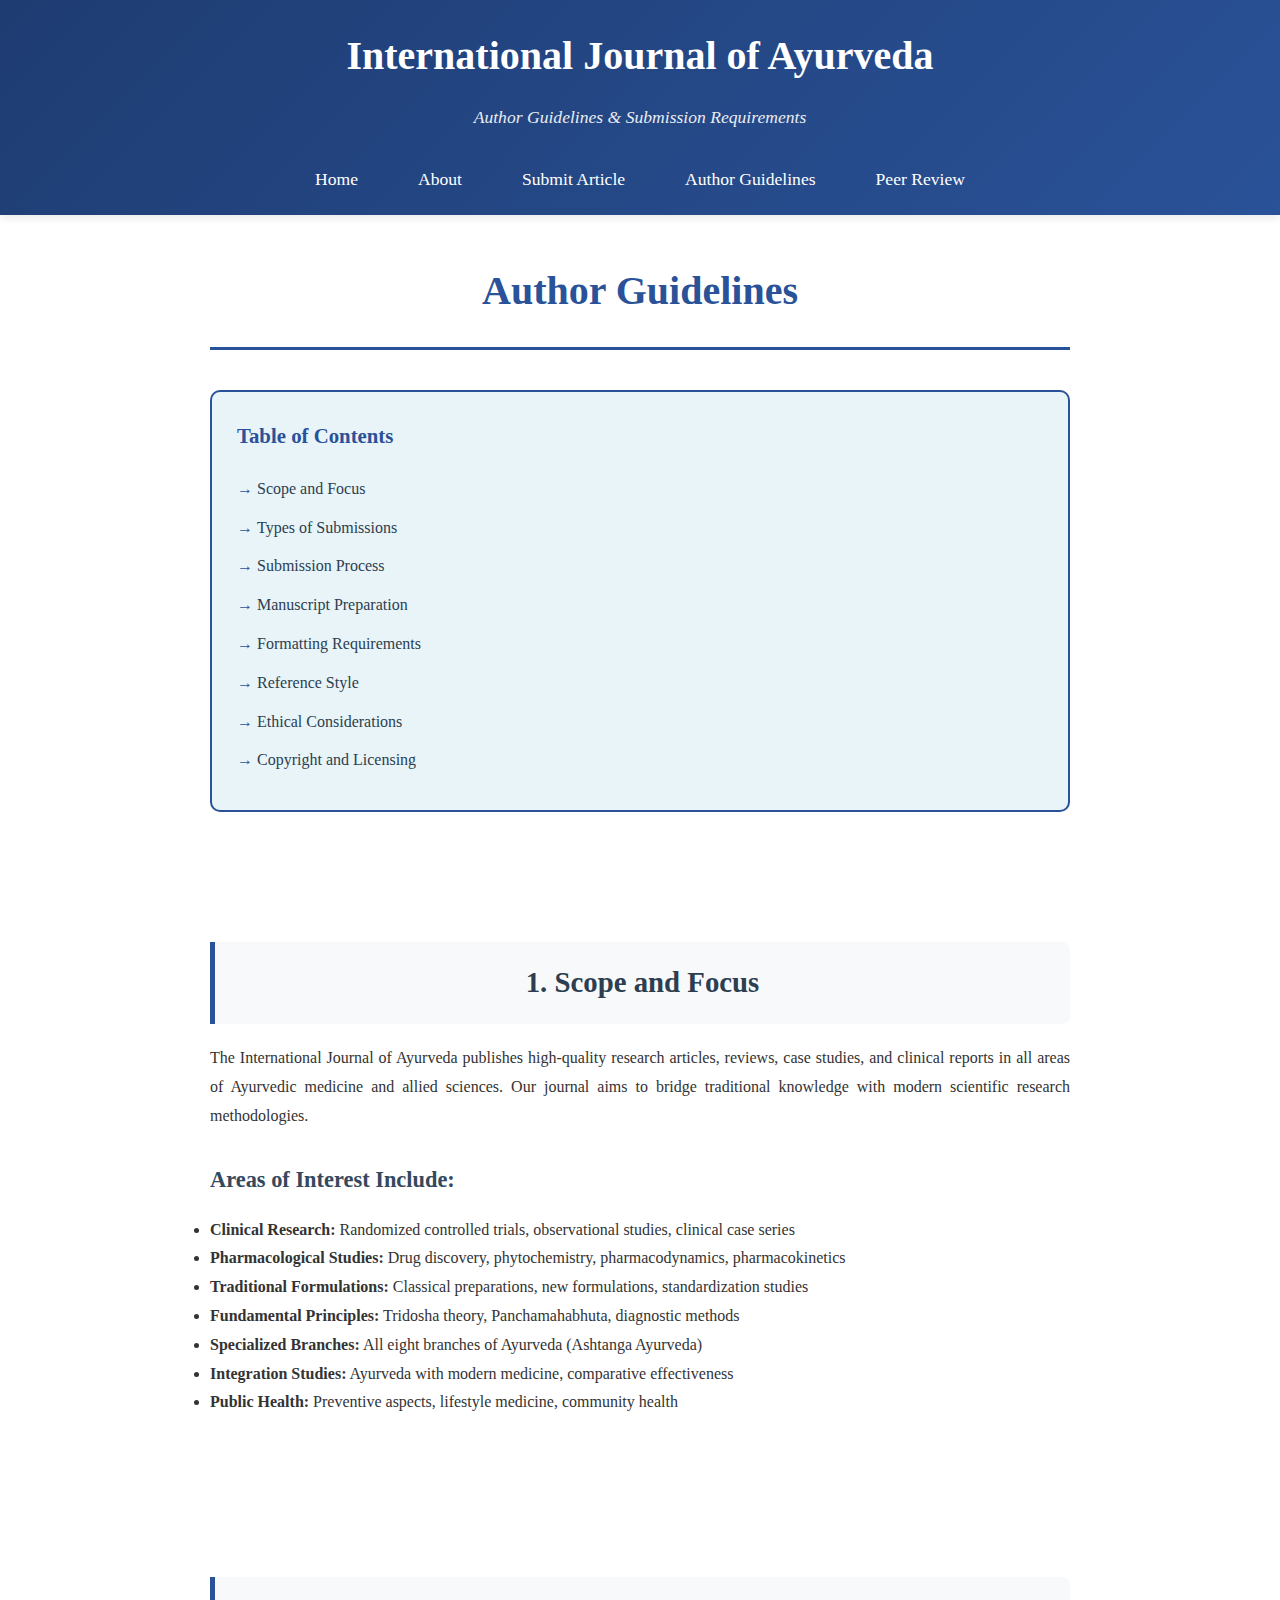
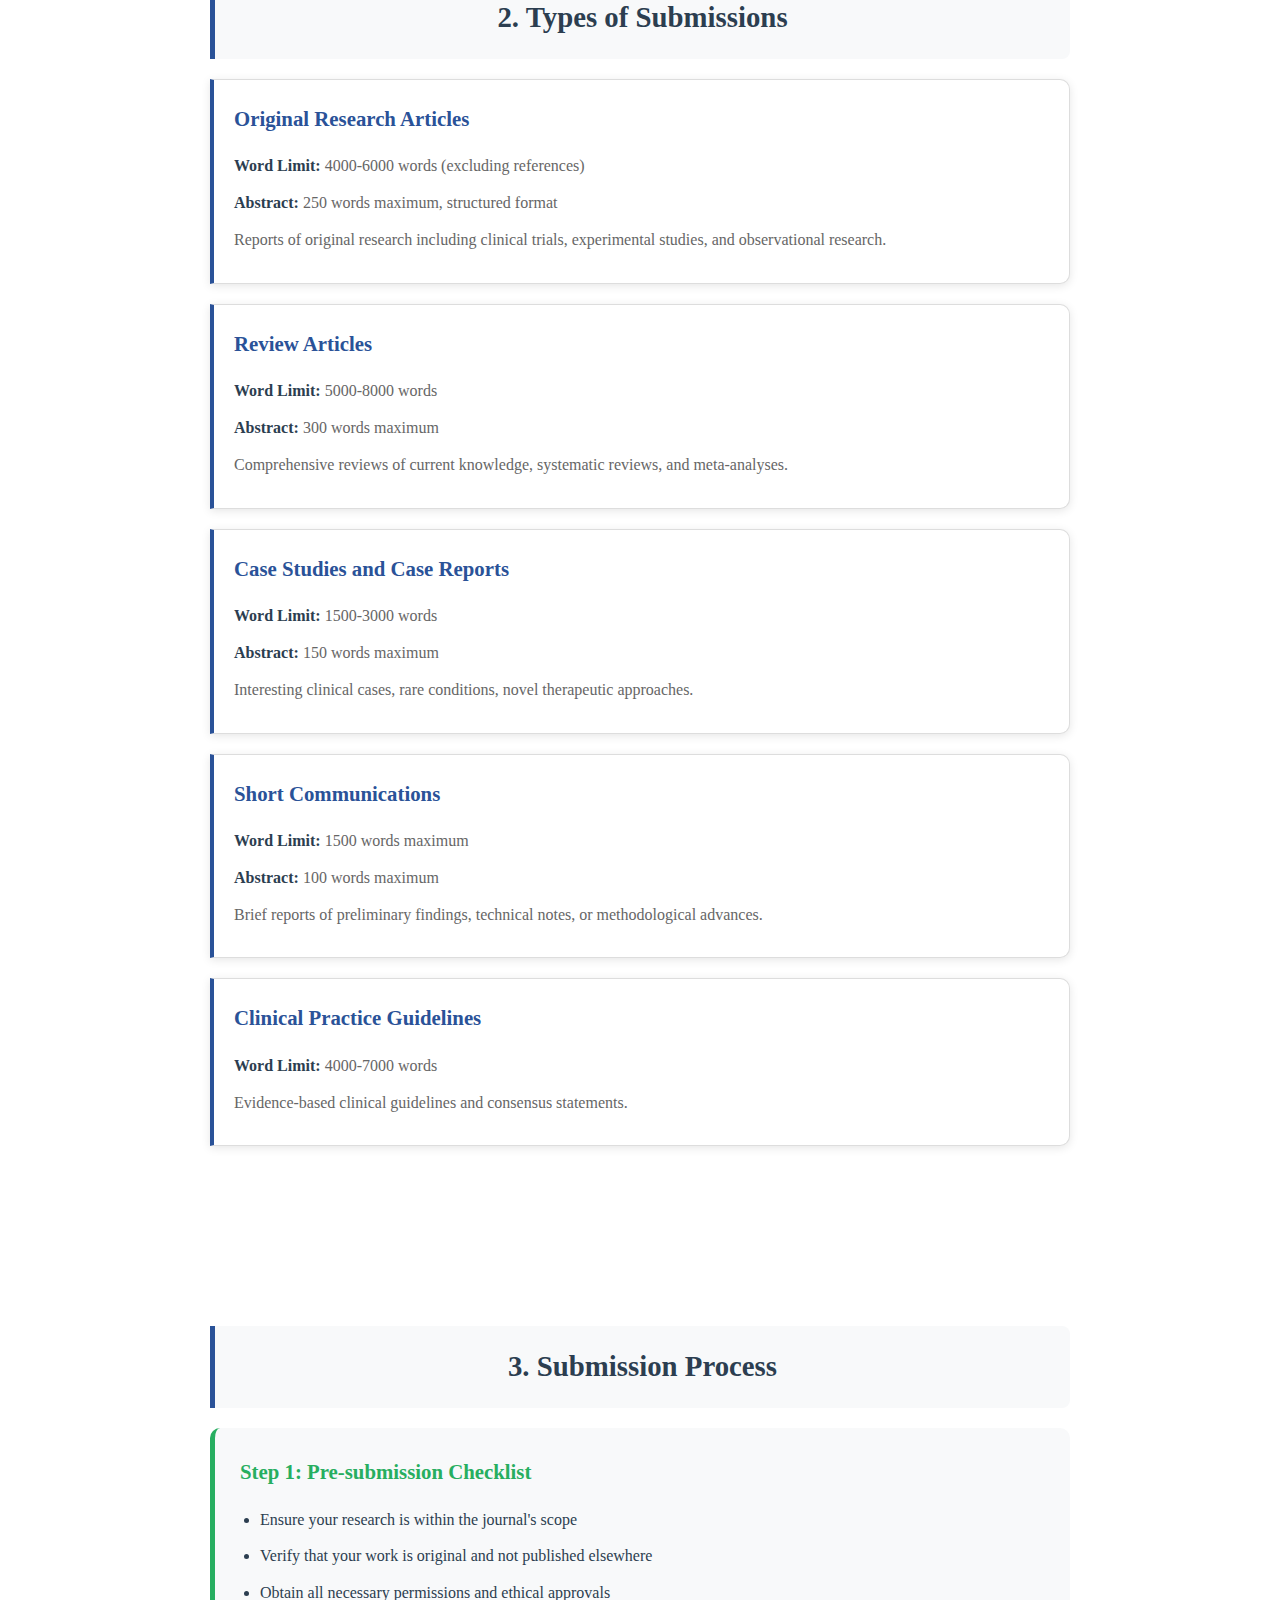
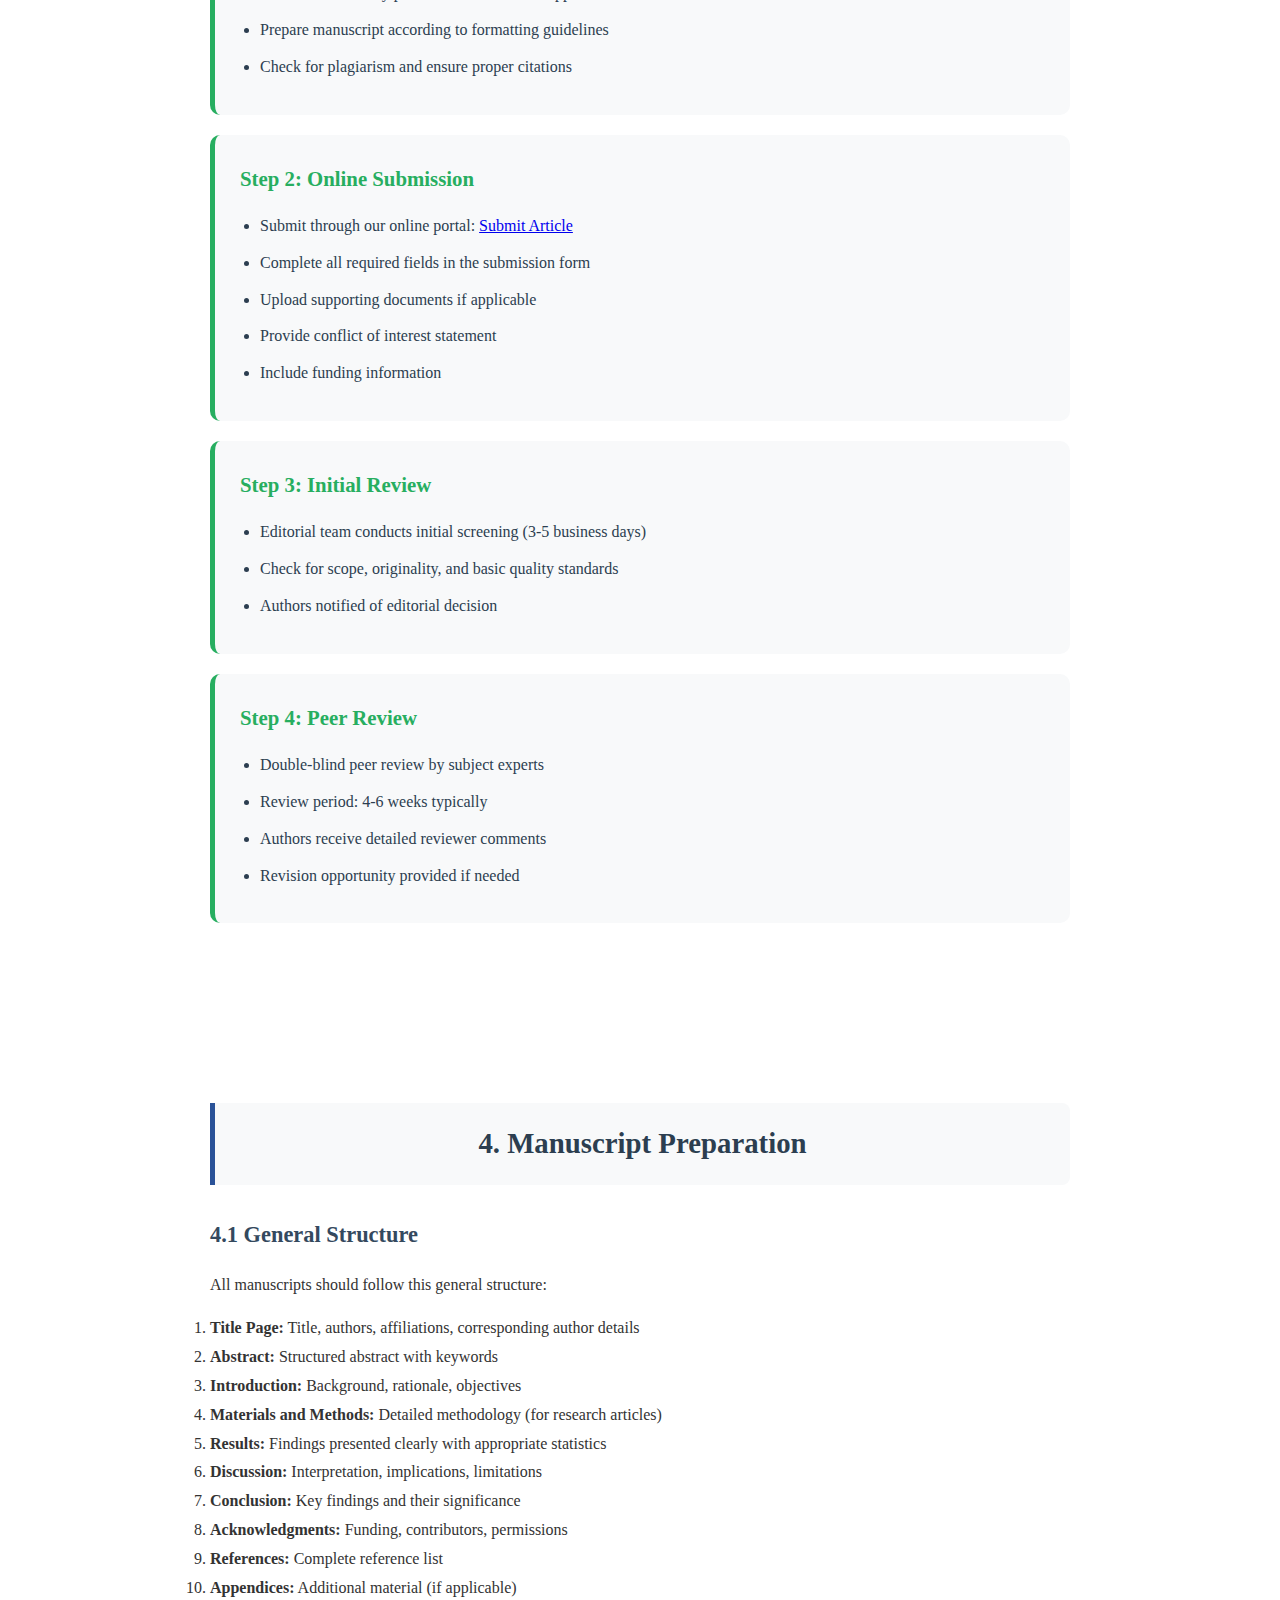
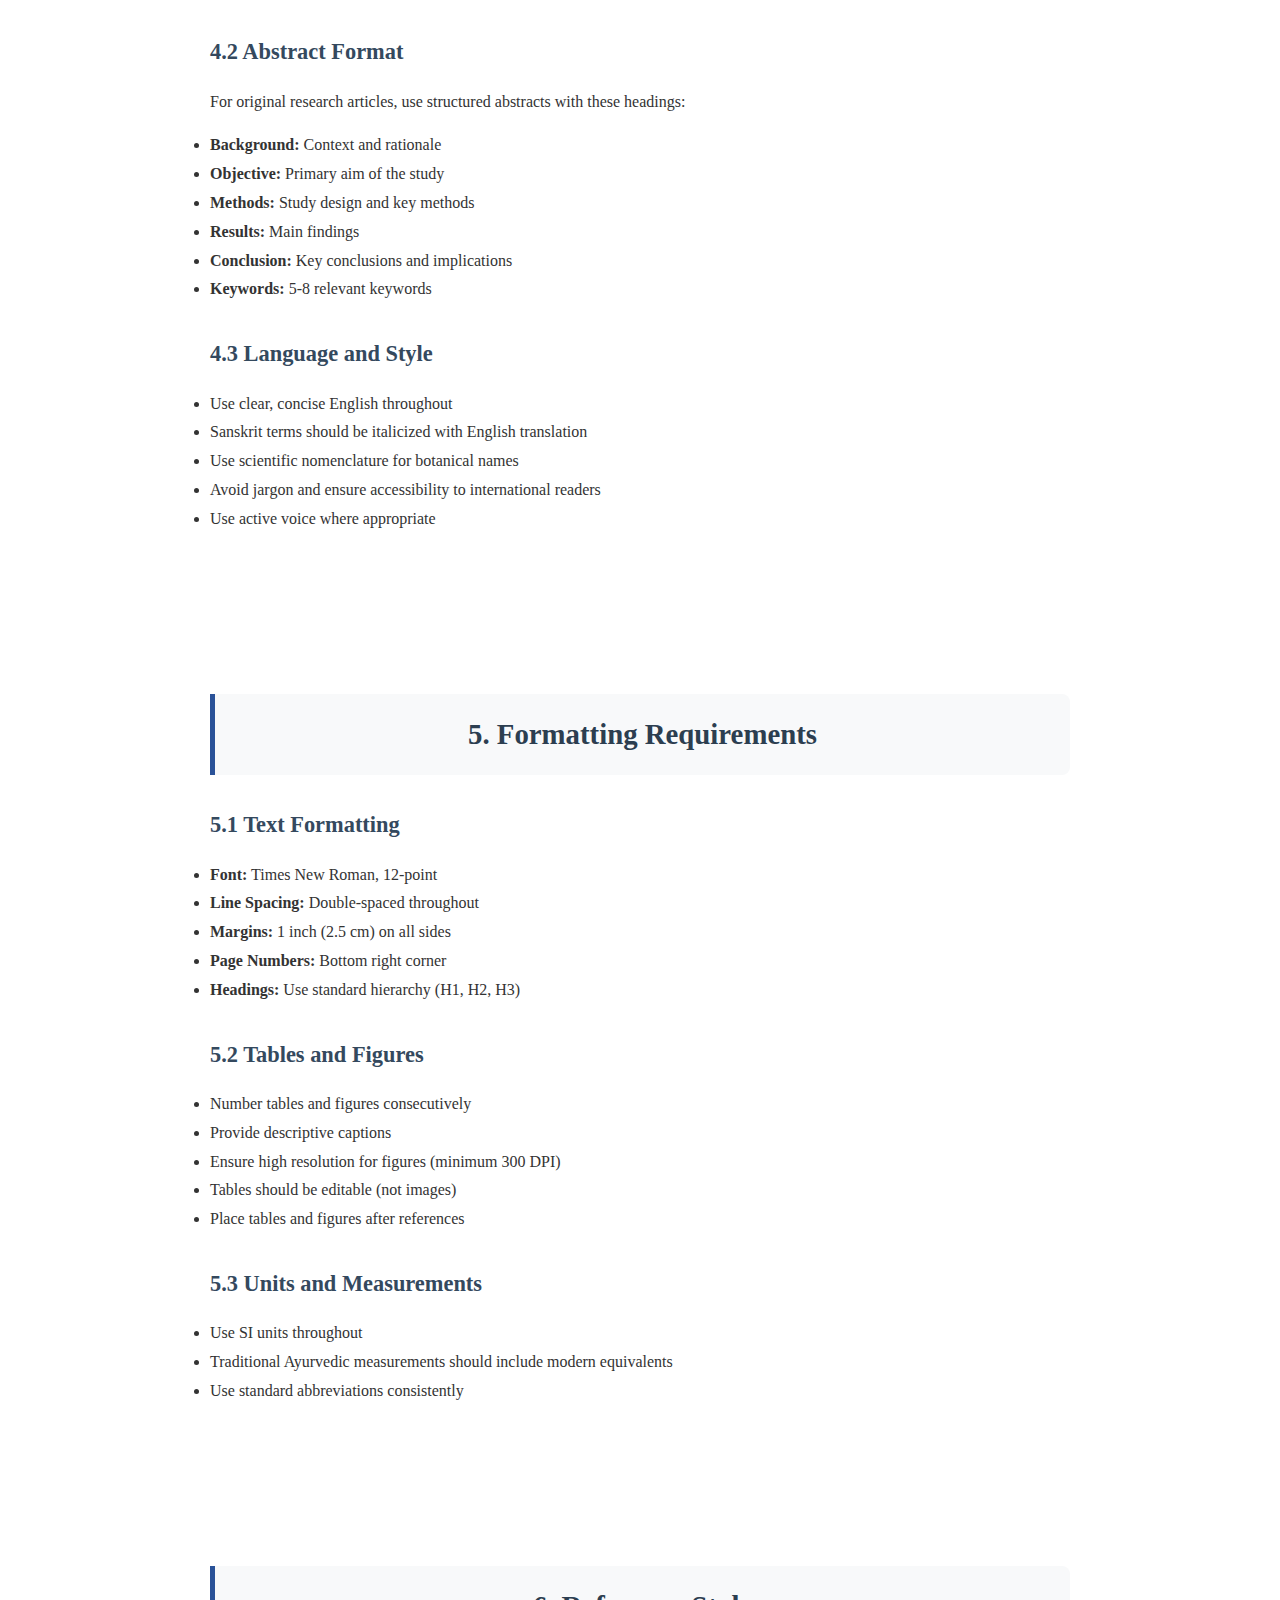
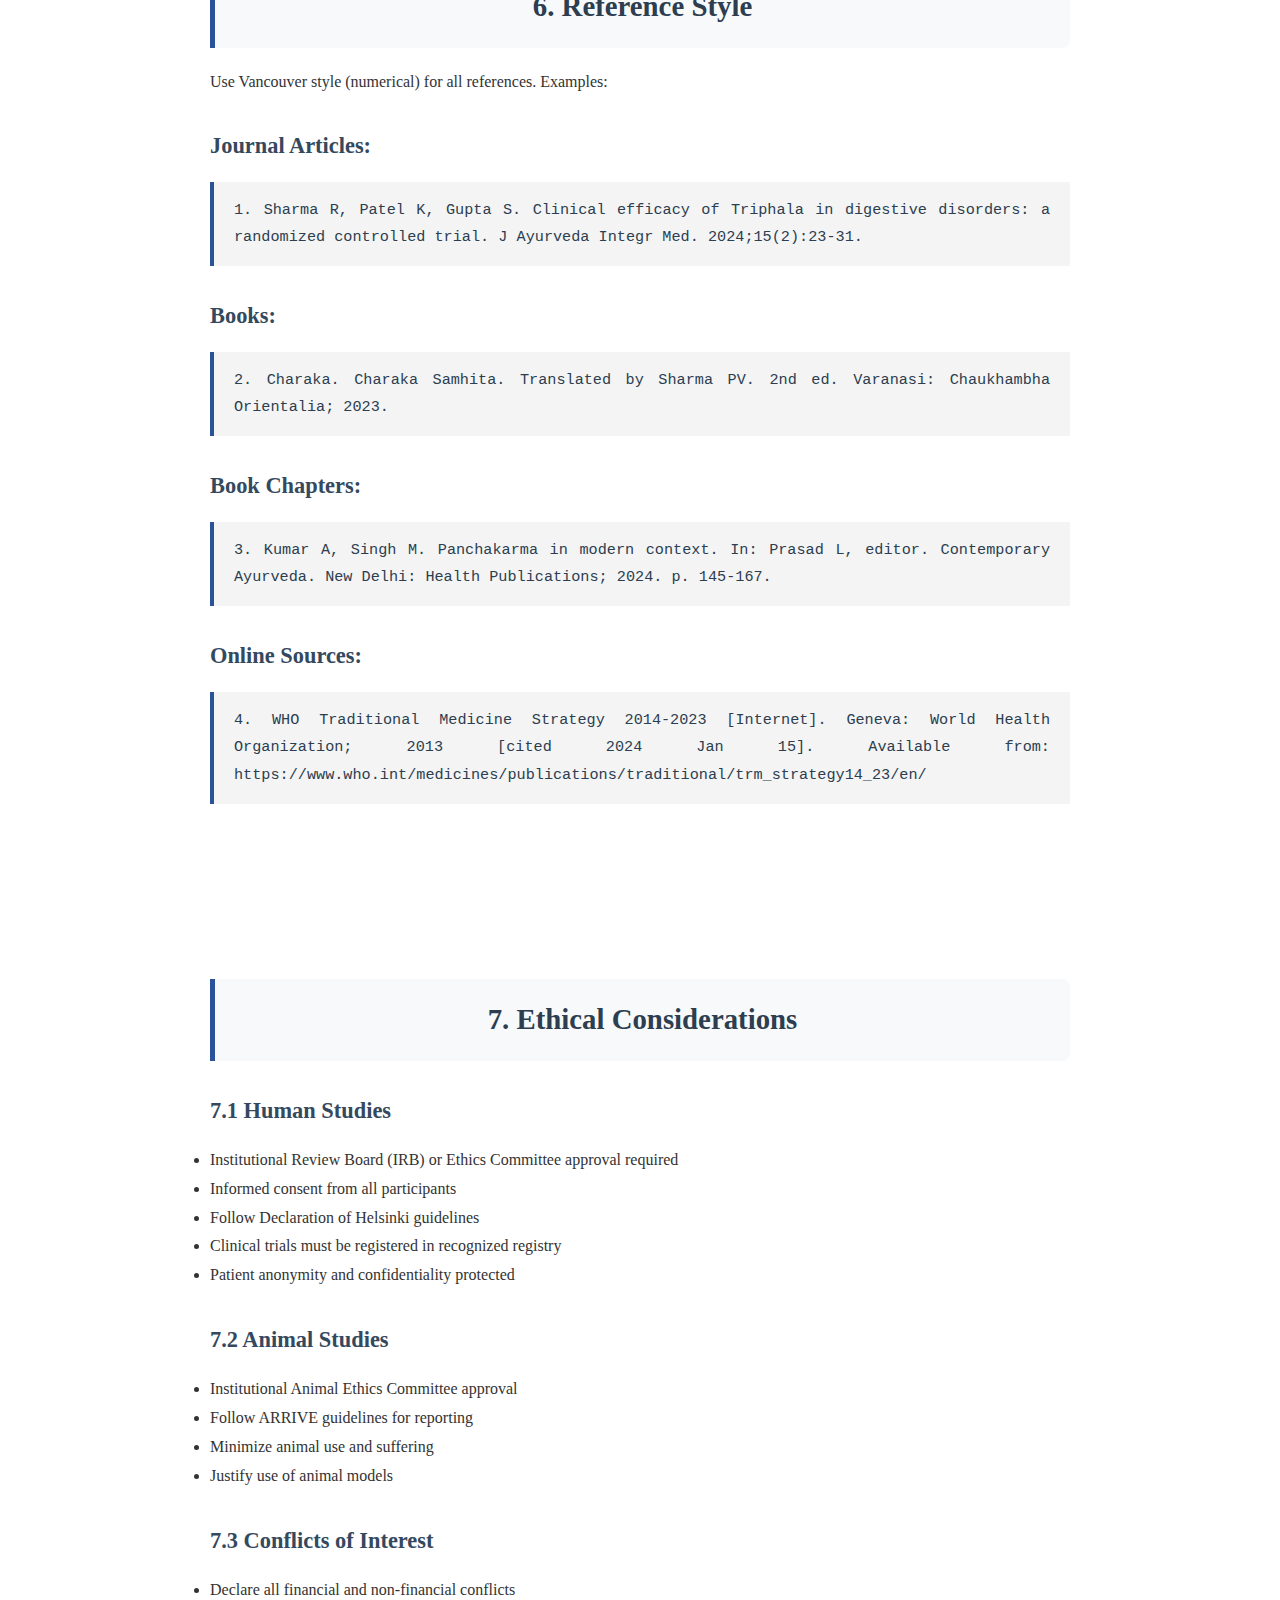
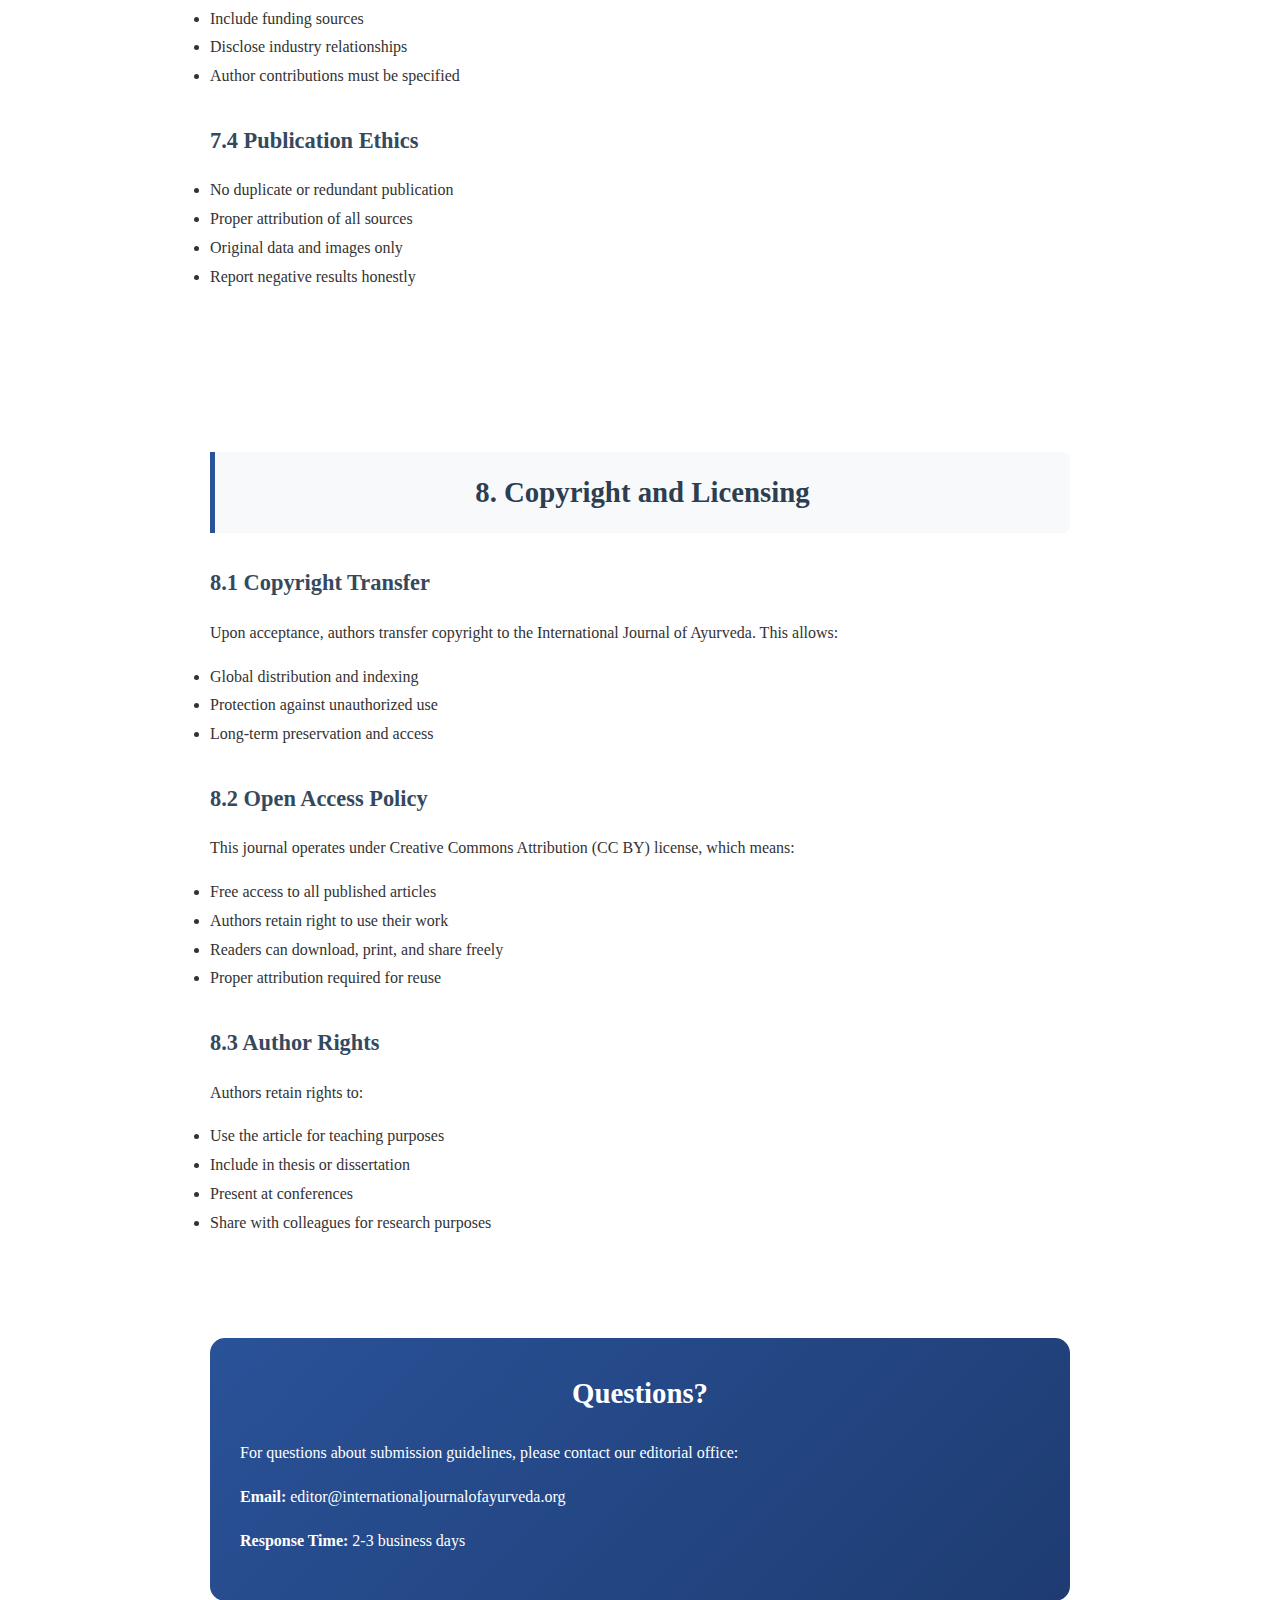
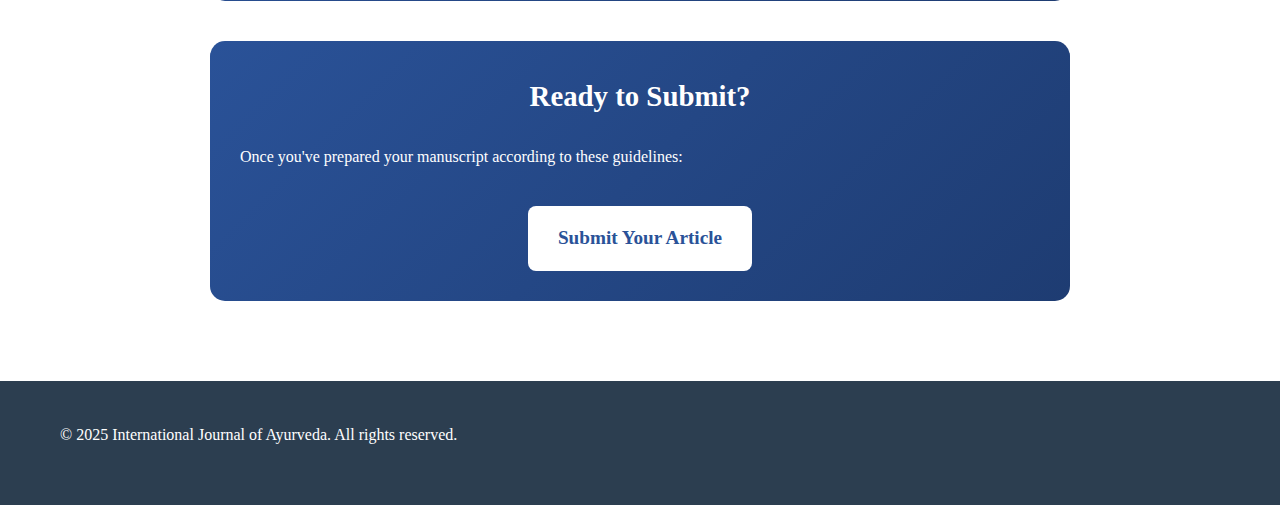
<file: author-guidelines.html>
<!DOCTYPE html>
<html lang="en">
<head>
    <meta charset="UTF-8">
    <meta name="viewport" content="width=device-width, initial-scale=1.0">
    <title>Author Guidelines - International Journal of Ayurveda</title>
    <meta name="description" content="Submission guidelines and formatting requirements for International Journal of Ayurveda">
    <link rel="stylesheet" href="assets/css/styles.css">
    <link rel="stylesheet" href="assets/css/guidelines.css">
</head>
<body>
    <header>
        <div class="container">
            <h1><a href="index.html" style="color: white; text-decoration: none;">International Journal of Ayurveda</a></h1>
            <p class="tagline">Author Guidelines & Submission Requirements</p>
            <nav>
                <ul>
                    <li><a href="index.html">Home</a></li>
                    <li><a href="index.html#about">About</a></li>
                    <li><a href="submit.html">Submit Article</a></li>
                    <li><a href="#" class="active">Author Guidelines</a></li>
                    <li><a href="peer-review-policy.html">Peer Review</a></li>
                </ul>
            </nav>
        </div>
    </header>

    <main>
        <div class="container">
            <section class="guidelines-content">
                <h1>Author Guidelines</h1>
                
                <div class="toc">
                    <h3>Table of Contents</h3>
                    <ul>
                        <li><a href="#scope">Scope and Focus</a></li>
                        <li><a href="#submission-types">Types of Submissions</a></li>
                        <li><a href="#submission-process">Submission Process</a></li>
                        <li><a href="#manuscript-preparation">Manuscript Preparation</a></li>
                        <li><a href="#formatting">Formatting Requirements</a></li>
                        <li><a href="#references">Reference Style</a></li>
                        <li><a href="#ethical-considerations">Ethical Considerations</a></li>
                        <li><a href="#copyright">Copyright and Licensing</a></li>
                    </ul>
                </div>

                <section id="scope">
                    <h2>1. Scope and Focus</h2>
                    <p>The International Journal of Ayurveda publishes high-quality research articles, reviews, case studies, and clinical reports in all areas of Ayurvedic medicine and allied sciences. Our journal aims to bridge traditional knowledge with modern scientific research methodologies.</p>
                    
                    <h3>Areas of Interest Include:</h3>
                    <ul>
                        <li><strong>Clinical Research:</strong> Randomized controlled trials, observational studies, clinical case series</li>
                        <li><strong>Pharmacological Studies:</strong> Drug discovery, phytochemistry, pharmacodynamics, pharmacokinetics</li>
                        <li><strong>Traditional Formulations:</strong> Classical preparations, new formulations, standardization studies</li>
                        <li><strong>Fundamental Principles:</strong> Tridosha theory, Panchamahabhuta, diagnostic methods</li>
                        <li><strong>Specialized Branches:</strong> All eight branches of Ayurveda (Ashtanga Ayurveda)</li>
                        <li><strong>Integration Studies:</strong> Ayurveda with modern medicine, comparative effectiveness</li>
                        <li><strong>Public Health:</strong> Preventive aspects, lifestyle medicine, community health</li>
                    </ul>
                </section>

                <section id="submission-types">
                    <h2>2. Types of Submissions</h2>
                    
                    <div class="submission-type">
                        <h3>Original Research Articles</h3>
                        <p><strong>Word Limit:</strong> 4000-6000 words (excluding references)</p>
                        <p><strong>Abstract:</strong> 250 words maximum, structured format</p>
                        <p>Reports of original research including clinical trials, experimental studies, and observational research.</p>
                    </div>

                    <div class="submission-type">
                        <h3>Review Articles</h3>
                        <p><strong>Word Limit:</strong> 5000-8000 words</p>
                        <p><strong>Abstract:</strong> 300 words maximum</p>
                        <p>Comprehensive reviews of current knowledge, systematic reviews, and meta-analyses.</p>
                    </div>

                    <div class="submission-type">
                        <h3>Case Studies and Case Reports</h3>
                        <p><strong>Word Limit:</strong> 1500-3000 words</p>
                        <p><strong>Abstract:</strong> 150 words maximum</p>
                        <p>Interesting clinical cases, rare conditions, novel therapeutic approaches.</p>
                    </div>

                    <div class="submission-type">
                        <h3>Short Communications</h3>
                        <p><strong>Word Limit:</strong> 1500 words maximum</p>
                        <p><strong>Abstract:</strong> 100 words maximum</p>
                        <p>Brief reports of preliminary findings, technical notes, or methodological advances.</p>
                    </div>

                    <div class="submission-type">
                        <h3>Clinical Practice Guidelines</h3>
                        <p><strong>Word Limit:</strong> 4000-7000 words</p>
                        <p>Evidence-based clinical guidelines and consensus statements.</p>
                    </div>
                </section>

                <section id="submission-process">
                    <h2>3. Submission Process</h2>
                    
                    <div class="process-step">
                        <h3>Step 1: Pre-submission Checklist</h3>
                        <ul>
                            <li>Ensure your research is within the journal's scope</li>
                            <li>Verify that your work is original and not published elsewhere</li>
                            <li>Obtain all necessary permissions and ethical approvals</li>
                            <li>Prepare manuscript according to formatting guidelines</li>
                            <li>Check for plagiarism and ensure proper citations</li>
                        </ul>
                    </div>

                    <div class="process-step">
                        <h3>Step 2: Online Submission</h3>
                        <ul>
                            <li>Submit through our online portal: <a href="submit.html">Submit Article</a></li>
                            <li>Complete all required fields in the submission form</li>
                            <li>Upload supporting documents if applicable</li>
                            <li>Provide conflict of interest statement</li>
                            <li>Include funding information</li>
                        </ul>
                    </div>

                    <div class="process-step">
                        <h3>Step 3: Initial Review</h3>
                        <ul>
                            <li>Editorial team conducts initial screening (3-5 business days)</li>
                            <li>Check for scope, originality, and basic quality standards</li>
                            <li>Authors notified of editorial decision</li>
                        </ul>
                    </div>

                    <div class="process-step">
                        <h3>Step 4: Peer Review</h3>
                        <ul>
                            <li>Double-blind peer review by subject experts</li>
                            <li>Review period: 4-6 weeks typically</li>
                            <li>Authors receive detailed reviewer comments</li>
                            <li>Revision opportunity provided if needed</li>
                        </ul>
                    </div>
                </section>

                <section id="manuscript-preparation">
                    <h2>4. Manuscript Preparation</h2>
                    
                    <h3>4.1 General Structure</h3>
                    <p>All manuscripts should follow this general structure:</p>
                    <ol>
                        <li><strong>Title Page:</strong> Title, authors, affiliations, corresponding author details</li>
                        <li><strong>Abstract:</strong> Structured abstract with keywords</li>
                        <li><strong>Introduction:</strong> Background, rationale, objectives</li>
                        <li><strong>Materials and Methods:</strong> Detailed methodology (for research articles)</li>
                        <li><strong>Results:</strong> Findings presented clearly with appropriate statistics</li>
                        <li><strong>Discussion:</strong> Interpretation, implications, limitations</li>
                        <li><strong>Conclusion:</strong> Key findings and their significance</li>
                        <li><strong>Acknowledgments:</strong> Funding, contributors, permissions</li>
                        <li><strong>References:</strong> Complete reference list</li>
                        <li><strong>Appendices:</strong> Additional material (if applicable)</li>
                    </ol>

                    <h3>4.2 Abstract Format</h3>
                    <p>For original research articles, use structured abstracts with these headings:</p>
                    <ul>
                        <li><strong>Background:</strong> Context and rationale</li>
                        <li><strong>Objective:</strong> Primary aim of the study</li>
                        <li><strong>Methods:</strong> Study design and key methods</li>
                        <li><strong>Results:</strong> Main findings</li>
                        <li><strong>Conclusion:</strong> Key conclusions and implications</li>
                        <li><strong>Keywords:</strong> 5-8 relevant keywords</li>
                    </ul>

                    <h3>4.3 Language and Style</h3>
                    <ul>
                        <li>Use clear, concise English throughout</li>
                        <li>Sanskrit terms should be italicized with English translation</li>
                        <li>Use scientific nomenclature for botanical names</li>
                        <li>Avoid jargon and ensure accessibility to international readers</li>
                        <li>Use active voice where appropriate</li>
                    </ul>
                </section>

                <section id="formatting">
                    <h2>5. Formatting Requirements</h2>
                    
                    <h3>5.1 Text Formatting</h3>
                    <ul>
                        <li><strong>Font:</strong> Times New Roman, 12-point</li>
                        <li><strong>Line Spacing:</strong> Double-spaced throughout</li>
                        <li><strong>Margins:</strong> 1 inch (2.5 cm) on all sides</li>
                        <li><strong>Page Numbers:</strong> Bottom right corner</li>
                        <li><strong>Headings:</strong> Use standard hierarchy (H1, H2, H3)</li>
                    </ul>

                    <h3>5.2 Tables and Figures</h3>
                    <ul>
                        <li>Number tables and figures consecutively</li>
                        <li>Provide descriptive captions</li>
                        <li>Ensure high resolution for figures (minimum 300 DPI)</li>
                        <li>Tables should be editable (not images)</li>
                        <li>Place tables and figures after references</li>
                    </ul>

                    <h3>5.3 Units and Measurements</h3>
                    <ul>
                        <li>Use SI units throughout</li>
                        <li>Traditional Ayurvedic measurements should include modern equivalents</li>
                        <li>Use standard abbreviations consistently</li>
                    </ul>
                </section>

                <section id="references">
                    <h2>6. Reference Style</h2>
                    
                    <p>Use Vancouver style (numerical) for all references. Examples:</p>
                    
                    <h3>Journal Articles:</h3>
                    <p class="reference-example">
                        1. Sharma R, Patel K, Gupta S. Clinical efficacy of Triphala in digestive disorders: a randomized controlled trial. J Ayurveda Integr Med. 2024;15(2):23-31.
                    </p>

                    <h3>Books:</h3>
                    <p class="reference-example">
                        2. Charaka. Charaka Samhita. Translated by Sharma PV. 2nd ed. Varanasi: Chaukhambha Orientalia; 2023.
                    </p>

                    <h3>Book Chapters:</h3>
                    <p class="reference-example">
                        3. Kumar A, Singh M. Panchakarma in modern context. In: Prasad L, editor. Contemporary Ayurveda. New Delhi: Health Publications; 2024. p. 145-167.
                    </p>

                    <h3>Online Sources:</h3>
                    <p class="reference-example">
                        4. WHO Traditional Medicine Strategy 2014-2023 [Internet]. Geneva: World Health Organization; 2013 [cited 2024 Jan 15]. Available from: https://www.who.int/medicines/publications/traditional/trm_strategy14_23/en/
                    </p>
                </section>

                <section id="ethical-considerations">
                    <h2>7. Ethical Considerations</h2>
                    
                    <h3>7.1 Human Studies</h3>
                    <ul>
                        <li>Institutional Review Board (IRB) or Ethics Committee approval required</li>
                        <li>Informed consent from all participants</li>
                        <li>Follow Declaration of Helsinki guidelines</li>
                        <li>Clinical trials must be registered in recognized registry</li>
                        <li>Patient anonymity and confidentiality protected</li>
                    </ul>

                    <h3>7.2 Animal Studies</h3>
                    <ul>
                        <li>Institutional Animal Ethics Committee approval</li>
                        <li>Follow ARRIVE guidelines for reporting</li>
                        <li>Minimize animal use and suffering</li>
                        <li>Justify use of animal models</li>
                    </ul>

                    <h3>7.3 Conflicts of Interest</h3>
                    <ul>
                        <li>Declare all financial and non-financial conflicts</li>
                        <li>Include funding sources</li>
                        <li>Disclose industry relationships</li>
                        <li>Author contributions must be specified</li>
                    </ul>

                    <h3>7.4 Publication Ethics</h3>
                    <ul>
                        <li>No duplicate or redundant publication</li>
                        <li>Proper attribution of all sources</li>
                        <li>Original data and images only</li>
                        <li>Report negative results honestly</li>
                    </ul>
                </section>

                <section id="copyright">
                    <h2>8. Copyright and Licensing</h2>
                    
                    <h3>8.1 Copyright Transfer</h3>
                    <p>Upon acceptance, authors transfer copyright to the International Journal of Ayurveda. This allows:</p>
                    <ul>
                        <li>Global distribution and indexing</li>
                        <li>Protection against unauthorized use</li>
                        <li>Long-term preservation and access</li>
                    </ul>

                    <h3>8.2 Open Access Policy</h3>
                    <p>This journal operates under Creative Commons Attribution (CC BY) license, which means:</p>
                    <ul>
                        <li>Free access to all published articles</li>
                        <li>Authors retain right to use their work</li>
                        <li>Readers can download, print, and share freely</li>
                        <li>Proper attribution required for reuse</li>
                    </ul>

                    <h3>8.3 Author Rights</h3>
                    <p>Authors retain rights to:</p>
                    <ul>
                        <li>Use the article for teaching purposes</li>
                        <li>Include in thesis or dissertation</li>
                        <li>Present at conferences</li>
                        <li>Share with colleagues for research purposes</li>
                    </ul>
                </section>

                <div class="contact-section">
                    <h2>Questions?</h2>
                    <p>For questions about submission guidelines, please contact our editorial office:</p>
                    <p><strong>Email:</strong> editor@internationaljournalofayurveda.org</p>
                    <p><strong>Response Time:</strong> 2-3 business days</p>
                </div>

                <div class="action-section">
                    <h2>Ready to Submit?</h2>
                    <p>Once you've prepared your manuscript according to these guidelines:</p>
                    <a href="submit.html" class="submit-now-btn">Submit Your Article</a>
                </div>
            </section>
        </div>
    </main>

    <footer>
        <div class="container">
            <p>© 2025 International Journal of Ayurveda. All rights reserved.</p>
        </div>
    </footer>
</body>
</html>
</file>
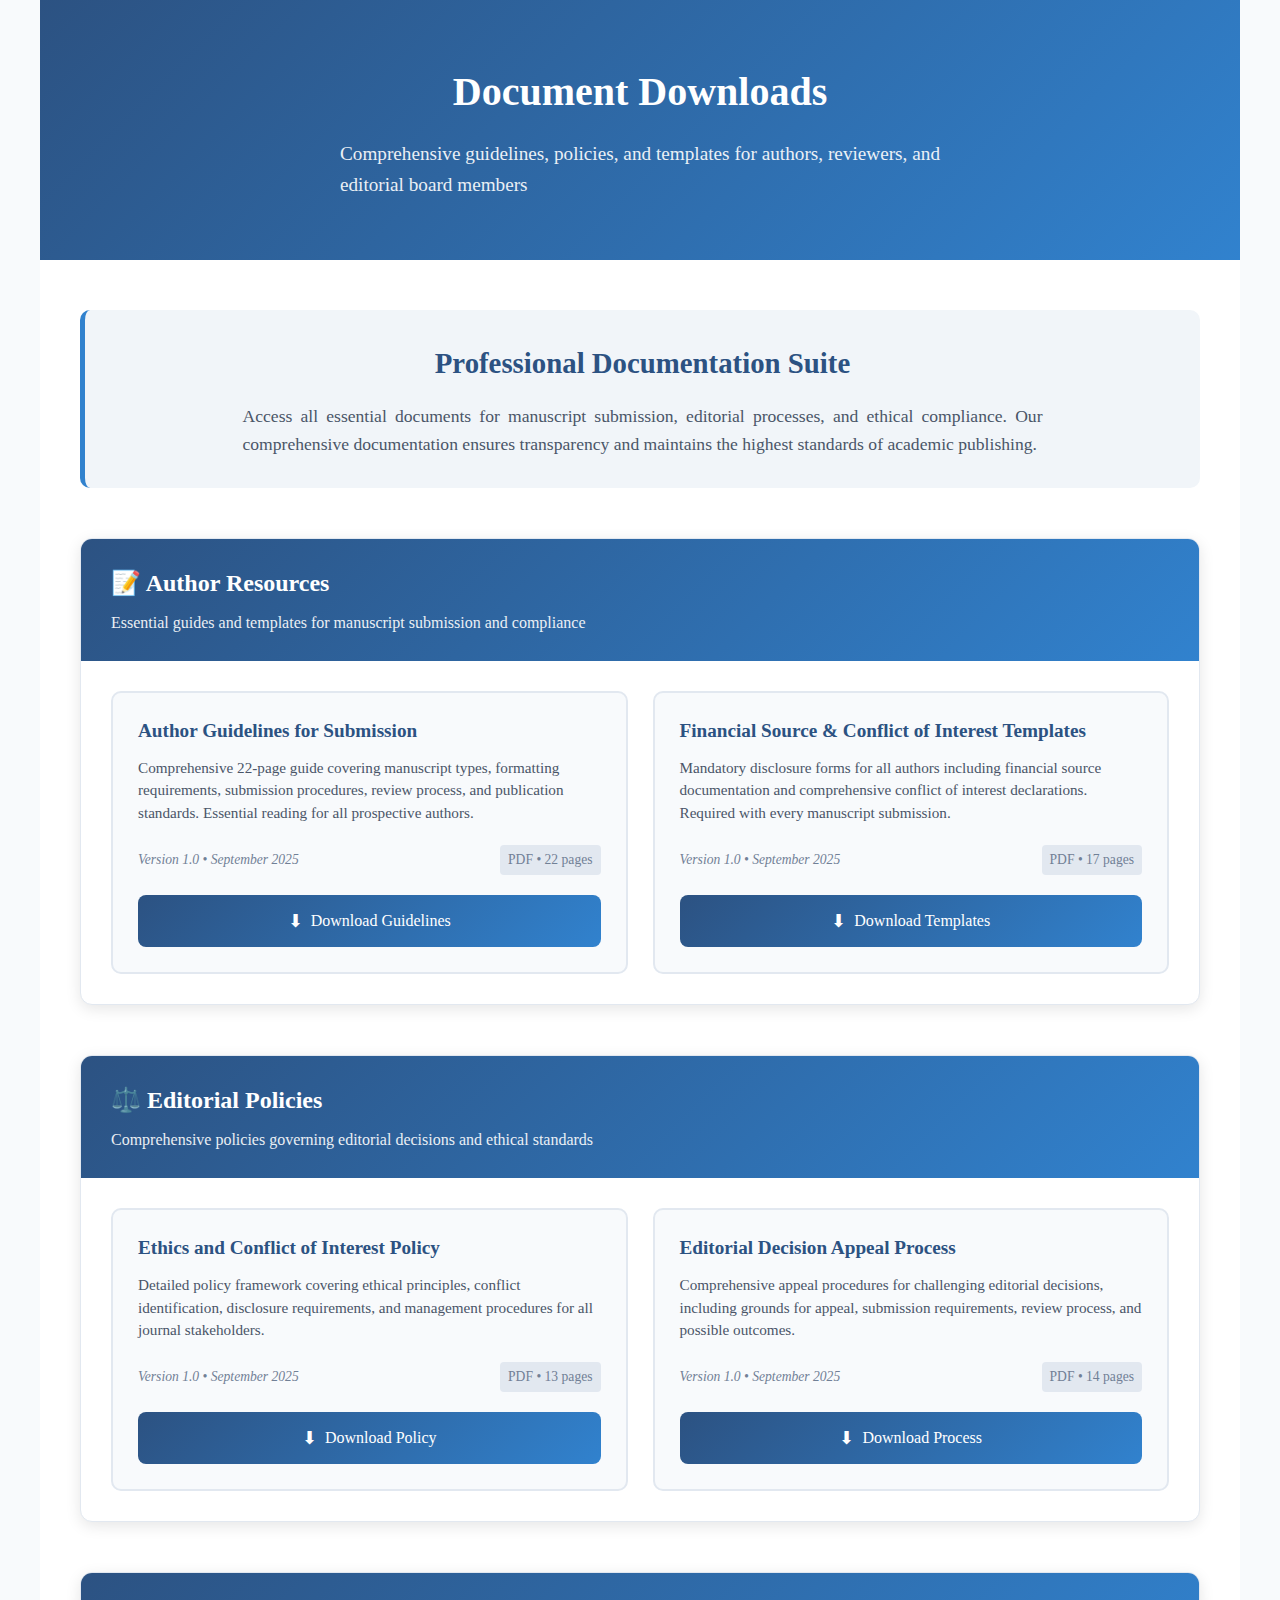
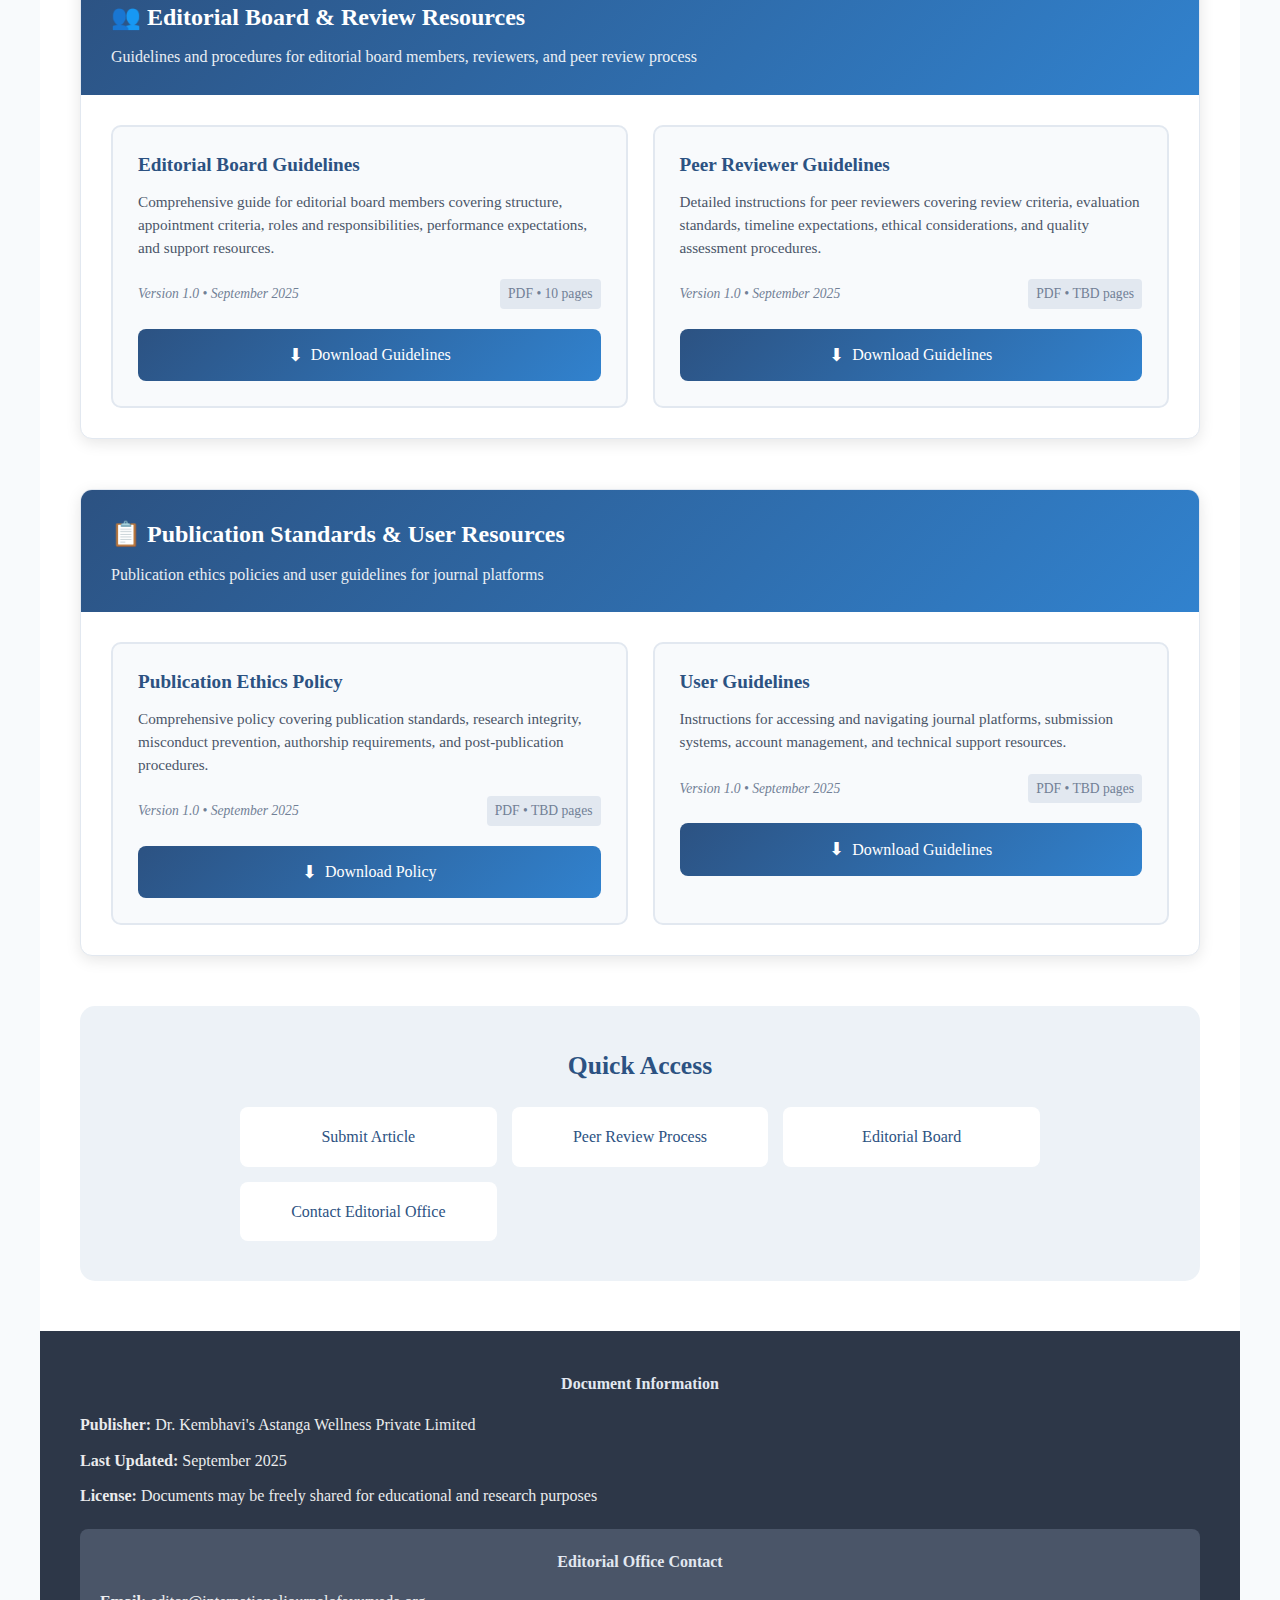
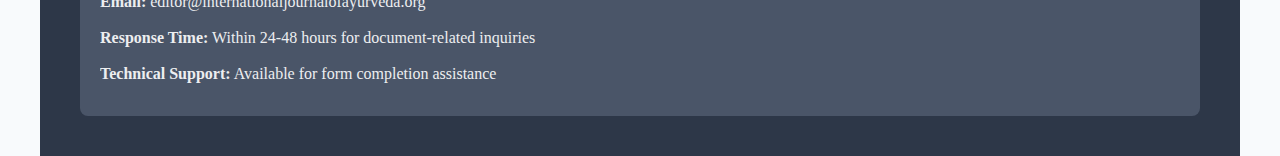
<file: downloads.html>
<!DOCTYPE html>
<html lang="en">
<head>
    <meta charset="UTF-8">
    <meta name="viewport" content="width=device-width, initial-scale=1.0">
    <title>Downloads - International Journal of Ayurveda</title>
    <meta name="description" content="Download comprehensive guidelines, policies, and documents for the International Journal of Ayurveda. Author guidelines, editorial policies, ethics documentation, and disclosure templates.">
    <meta name="keywords" content="Ayurveda, Journal Guidelines, Author Guidelines, Editorial Policies, Ethics, Download, Academic Publishing, Conflict of Interest">
    <link rel="stylesheet" href="assets/css/styles.css">
    <style>
        body {
            font-family: 'Georgia', serif;
            line-height: 1.6;
            margin: 0;
            padding: 0;
            background-color: #f8fafc;
        }

        .downloads-container {
            max-width: 1200px;
            margin: 0 auto;
            padding: 0;
            min-height: 100vh;
        }

        .downloads-header {
            background: linear-gradient(135deg, #2c5282, #3182ce);
            color: white;
            padding: 60px 40px;
            text-align: center;
            margin-bottom: 0;
        }

        .downloads-header h1 {
            font-size: 2.5rem;
            margin-bottom: 15px;
            font-weight: bold;
        }

        .downloads-header p {
            font-size: 1.2rem;
            opacity: 0.9;
            max-width: 600px;
            margin: 0 auto;
        }

        .downloads-content {
            padding: 50px 40px;
            background: white;
            margin: 0;
        }

        .downloads-intro {
            text-align: center;
            margin-bottom: 50px;
            padding: 30px;
            background: #f1f5f9;
            border-radius: 10px;
            border-left: 5px solid #3182ce;
        }

        .downloads-intro h2 {
            color: #2c5282;
            margin-bottom: 15px;
            font-size: 1.8rem;
        }

        .downloads-intro p {
            color: #4a5568;
            font-size: 1.1rem;
            max-width: 800px;
            margin: 0 auto;
        }

        .document-category {
            margin-bottom: 50px;
            background: white;
            border-radius: 12px;
            box-shadow: 0 4px 15px rgba(0, 0, 0, 0.1);
            overflow: hidden;
            border: 1px solid #e2e8f0;
        }

        .category-header {
            background: linear-gradient(135deg, #2c5282, #3182ce);
            color: white;
            padding: 25px 30px;
            margin: 0;
        }

        .category-header h3 {
            margin: 0;
            font-size: 1.5rem;
            font-weight: 600;
        }

        .category-header p {
            margin: 8px 0 0 0;
            opacity: 0.9;
            font-size: 1rem;
        }

        .documents-grid {
            padding: 30px;
            display: grid;
            grid-template-columns: repeat(auto-fit, minmax(320px, 1fr));
            gap: 25px;
        }

        .document-card {
            background: #f8fafc;
            border: 2px solid #e2e8f0;
            border-radius: 10px;
            padding: 25px;
            transition: all 0.3s ease;
            position: relative;
        }

        .document-card:hover {
            transform: translateY(-3px);
            box-shadow: 0 8px 25px rgba(44, 82, 130, 0.15);
            border-color: #3182ce;
        }

        .document-title {
            font-size: 1.2rem;
            font-weight: 600;
            color: #2c5282;
            margin-bottom: 12px;
            line-height: 1.4;
        }

        .document-description {
            color: #4a5568;
            margin-bottom: 20px;
            font-size: 0.95rem;
            line-height: 1.5;
        }

        .document-meta {
            display: flex;
            justify-content: space-between;
            align-items: center;
            margin-bottom: 20px;
            font-size: 0.85rem;
            color: #718096;
        }

        .document-size {
            background: #e2e8f0;
            padding: 4px 8px;
            border-radius: 4px;
            font-weight: 500;
        }

        .document-version {
            font-style: italic;
        }

        .download-button {
            background: linear-gradient(135deg, #2c5282, #3182ce);
            color: white;
            padding: 12px 24px;
            border: none;
            border-radius: 8px;
            text-decoration: none;
            display: inline-flex;
            align-items: center;
            gap: 8px;
            font-weight: 500;
            transition: all 0.3s ease;
            cursor: pointer;
            width: 100%;
            justify-content: center;
        }

        .download-button:hover {
            background: linear-gradient(135deg, #2a4a6b, #2c5282);
            transform: translateY(-1px);
            box-shadow: 0 4px 12px rgba(44, 82, 130, 0.3);
        }

        .download-icon {
            font-size: 1.1rem;
        }

        .quick-access {
            background: #edf2f7;
            padding: 40px;
            border-radius: 15px;
            margin-top: 50px;
            text-align: center;
        }

        .quick-access h3 {
            color: #2c5282;
            margin-bottom: 20px;
            font-size: 1.6rem;
        }

        .quick-links {
            display: grid;
            grid-template-columns: repeat(auto-fit, minmax(200px, 1fr));
            gap: 15px;
            max-width: 800px;
            margin: 0 auto;
        }

        .quick-link {
            background: white;
            color: #2c5282;
            padding: 15px 20px;
            border-radius: 8px;
            text-decoration: none;
            font-weight: 500;
            transition: all 0.3s ease;
            border: 2px solid transparent;
        }

        .quick-link:hover {
            background: #2c5282;
            color: white;
            transform: translateY(-2px);
            box-shadow: 0 4px 12px rgba(44, 82, 130, 0.2);
        }

        .footer-info {
            background: #2d3748;
            color: white;
            padding: 40px;
            text-align: center;
            margin-top: 0;
        }

        .footer-info h4 {
            margin-bottom: 15px;
            color: #e2e8f0;
        }

        .footer-info p {
            margin-bottom: 10px;
            opacity: 0.9;
        }

        .contact-info {
            background: #4a5568;
            padding: 20px;
            border-radius: 8px;
            margin-top: 20px;
        }

        @media (max-width: 768px) {
            .downloads-header {
                padding: 40px 20px;
            }

            .downloads-header h1 {
                font-size: 2rem;
            }

            .downloads-content {
                padding: 30px 20px;
            }

            .documents-grid {
                grid-template-columns: 1fr;
                padding: 20px;
            }

            .quick-links {
                grid-template-columns: 1fr;
            }
        }
    </style>
</head>
<body>
    <div class="downloads-container">
        <div class="downloads-header">
            <h1>Document Downloads</h1>
            <p>Comprehensive guidelines, policies, and templates for authors, reviewers, and editorial board members</p>
        </div>

        <div class="downloads-content">
            <div class="downloads-intro">
                <h2>Professional Documentation Suite</h2>
                <p>Access all essential documents for manuscript submission, editorial processes, and ethical compliance. Our comprehensive documentation ensures transparency and maintains the highest standards of academic publishing.</p>
            </div>

            <!-- Author Resources -->
            <div class="document-category">
                <div class="category-header">
                    <h3>📝 Author Resources</h3>
                    <p>Essential guides and templates for manuscript submission and compliance</p>
                </div>
                <div class="documents-grid">
                    <div class="document-card">
                        <div class="document-title">Author Guidelines for Submission</div>
                        <div class="document-description">
                            Comprehensive 22-page guide covering manuscript types, formatting requirements, submission procedures, review process, and publication standards. Essential reading for all prospective authors.
                        </div>
                        <div class="document-meta">
                            <span class="document-version">Version 1.0 • September 2025</span>
                            <span class="document-size">PDF • 22 pages</span>
                        </div>
                        <a href="documents/Author-Guidelines-for-Submission.pdf" class="download-button" download>
                            <span class="download-icon">⬇</span>
                            Download Guidelines
                        </a>
                    </div>

                    <div class="document-card">
                        <div class="document-title">Financial Source & Conflict of Interest Templates</div>
                        <div class="document-description">
                            Mandatory disclosure forms for all authors including financial source documentation and comprehensive conflict of interest declarations. Required with every manuscript submission.
                        </div>
                        <div class="document-meta">
                            <span class="document-version">Version 1.0 • September 2025</span>
                            <span class="document-size">PDF • 17 pages</span>
                        </div>
                        <a href="documents/Financial-Source-Conflict-Interest-Templates.pdf" class="download-button" download>
                            <span class="download-icon">⬇</span>
                            Download Templates
                        </a>
                    </div>
                </div>
            </div>

            <!-- Editorial Policies -->
            <div class="document-category">
                <div class="category-header">
                    <h3>⚖️ Editorial Policies</h3>
                    <p>Comprehensive policies governing editorial decisions and ethical standards</p>
                </div>
                <div class="documents-grid">
                    <div class="document-card">
                        <div class="document-title">Ethics and Conflict of Interest Policy</div>
                        <div class="document-description">
                            Detailed policy framework covering ethical principles, conflict identification, disclosure requirements, and management procedures for all journal stakeholders.
                        </div>
                        <div class="document-meta">
                            <span class="document-version">Version 1.0 • September 2025</span>
                            <span class="document-size">PDF • 13 pages</span>
                        </div>
                        <a href="documents/Ethics-Conflict-of-Interest-Policy.pdf" class="download-button" download>
                            <span class="download-icon">⬇</span>
                            Download Policy
                        </a>
                    </div>

                    <div class="document-card">
                        <div class="document-title">Editorial Decision Appeal Process</div>
                        <div class="document-description">
                            Comprehensive appeal procedures for challenging editorial decisions, including grounds for appeal, submission requirements, review process, and possible outcomes.
                        </div>
                        <div class="document-meta">
                            <span class="document-version">Version 1.0 • September 2025</span>
                            <span class="document-size">PDF • 14 pages</span>
                        </div>
                        <a href="documents/Editorial-Decision-Appeal-Process.pdf" class="download-button" download>
                            <span class="download-icon">⬇</span>
                            Download Process
                        </a>
                    </div>
                </div>
            </div>

            <!-- Editorial Board Resources -->
            <div class="document-category">
                <div class="category-header">
                    <h3>👥 Editorial Board & Review Resources</h3>
                    <p>Guidelines and procedures for editorial board members, reviewers, and peer review process</p>
                </div>
                <div class="documents-grid">
                    <div class="document-card">
                        <div class="document-title">Editorial Board Guidelines</div>
                        <div class="document-description">
                            Comprehensive guide for editorial board members covering structure, appointment criteria, roles and responsibilities, performance expectations, and support resources.
                        </div>
                        <div class="document-meta">
                            <span class="document-version">Version 1.0 • September 2025</span>
                            <span class="document-size">PDF • 10 pages</span>
                        </div>
                        <a href="documents/Editorial-Board-Guidelines.pdf" class="download-button" download>
                            <span class="download-icon">⬇</span>
                            Download Guidelines
                        </a>
                    </div>

                    <div class="document-card">
                        <div class="document-title">Peer Reviewer Guidelines</div>
                        <div class="document-description">
                            Detailed instructions for peer reviewers covering review criteria, evaluation standards, timeline expectations, ethical considerations, and quality assessment procedures.
                        </div>
                        <div class="document-meta">
                            <span class="document-version">Version 1.0 • September 2025</span>
                            <span class="document-size">PDF • TBD pages</span>
                        </div>
                        <a href="documents/Peer-Reviewer-Guidelines.pdf" class="download-button" download>
                            <span class="download-icon">⬇</span>
                            Download Guidelines
                        </a>
                    </div>
                </div>
            </div>

            <!-- Publication Standards -->
            <div class="document-category">
                <div class="category-header">
                    <h3>📋 Publication Standards & User Resources</h3>
                    <p>Publication ethics policies and user guidelines for journal platforms</p>
                </div>
                <div class="documents-grid">
                    <div class="document-card">
                        <div class="document-title">Publication Ethics Policy</div>
                        <div class="document-description">
                            Comprehensive policy covering publication standards, research integrity, misconduct prevention, authorship requirements, and post-publication procedures.
                        </div>
                        <div class="document-meta">
                            <span class="document-version">Version 1.0 • September 2025</span>
                            <span class="document-size">PDF • TBD pages</span>
                        </div>
                        <a href="documents/Publication-Ethics-Policy.pdf" class="download-button" download>
                            <span class="download-icon">⬇</span>
                            Download Policy
                        </a>
                    </div>

                    <div class="document-card">
                        <div class="document-title">User Guidelines</div>
                        <div class="document-description">
                            Instructions for accessing and navigating journal platforms, submission systems, account management, and technical support resources.
                        </div>
                        <div class="document-meta">
                            <span class="document-version">Version 1.0 • September 2025</span>
                            <span class="document-size">PDF • TBD pages</span>
                        </div>
                        <a href="documents/User-Guidelines.pdf" class="download-button" download>
                            <span class="download-icon">⬇</span>
                            Download Guidelines
                        </a>
                    </div>
                </div>
            </div>

            <!-- Quick Access Section -->
            <div class="quick-access">
                <h3>Quick Access</h3>
                <div class="quick-links">
                    <a href="submit.html" class="quick-link">Submit Article</a>
                    <a href="peer-review.html" class="quick-link">Peer Review Process</a>
                    <a href="editorial-board.html" class="quick-link">Editorial Board</a>
                    <a href="index.html#contact" class="quick-link">Contact Editorial Office</a>
                </div>
            </div>
        </div>

        <div class="footer-info">
            <h4>Document Information</h4>
            <p><strong>Publisher:</strong> Dr. Kembhavi's Astanga Wellness Private Limited</p>
            <p><strong>Last Updated:</strong> September 2025</p>
            <p><strong>License:</strong> Documents may be freely shared for educational and research purposes</p>
            
            <div class="contact-info">
                <h4>Editorial Office Contact</h4>
                <p><strong>Email:</strong> editor@internationaljournalofayurveda.org</p>
                <p><strong>Response Time:</strong> Within 24-48 hours for document-related inquiries</p>
                <p><strong>Technical Support:</strong> Available for form completion assistance</p>
            </div>
        </div>
    </div>

    <script>
        // Add download tracking (optional)
        document.querySelectorAll('.download-button').forEach(button => {
            button.addEventListener('click', function() {
                const documentName = this.closest('.document-card').querySelector('.document-title').textContent;
                console.log(`Downloaded: ${documentName}`);
                // You can add analytics tracking here if needed
            });
        });

        // Smooth scrolling for quick links
        document.querySelectorAll('a[href^="#"]').forEach(anchor => {
            anchor.addEventListener('click', function (e) {
                e.preventDefault();
                const target = document.querySelector(this.getAttribute('href'));
                if (target) {
                    target.scrollIntoView({
                        behavior: 'smooth'
                    });
                }
            });
        });
    </script>
</body>
</html>
</file>
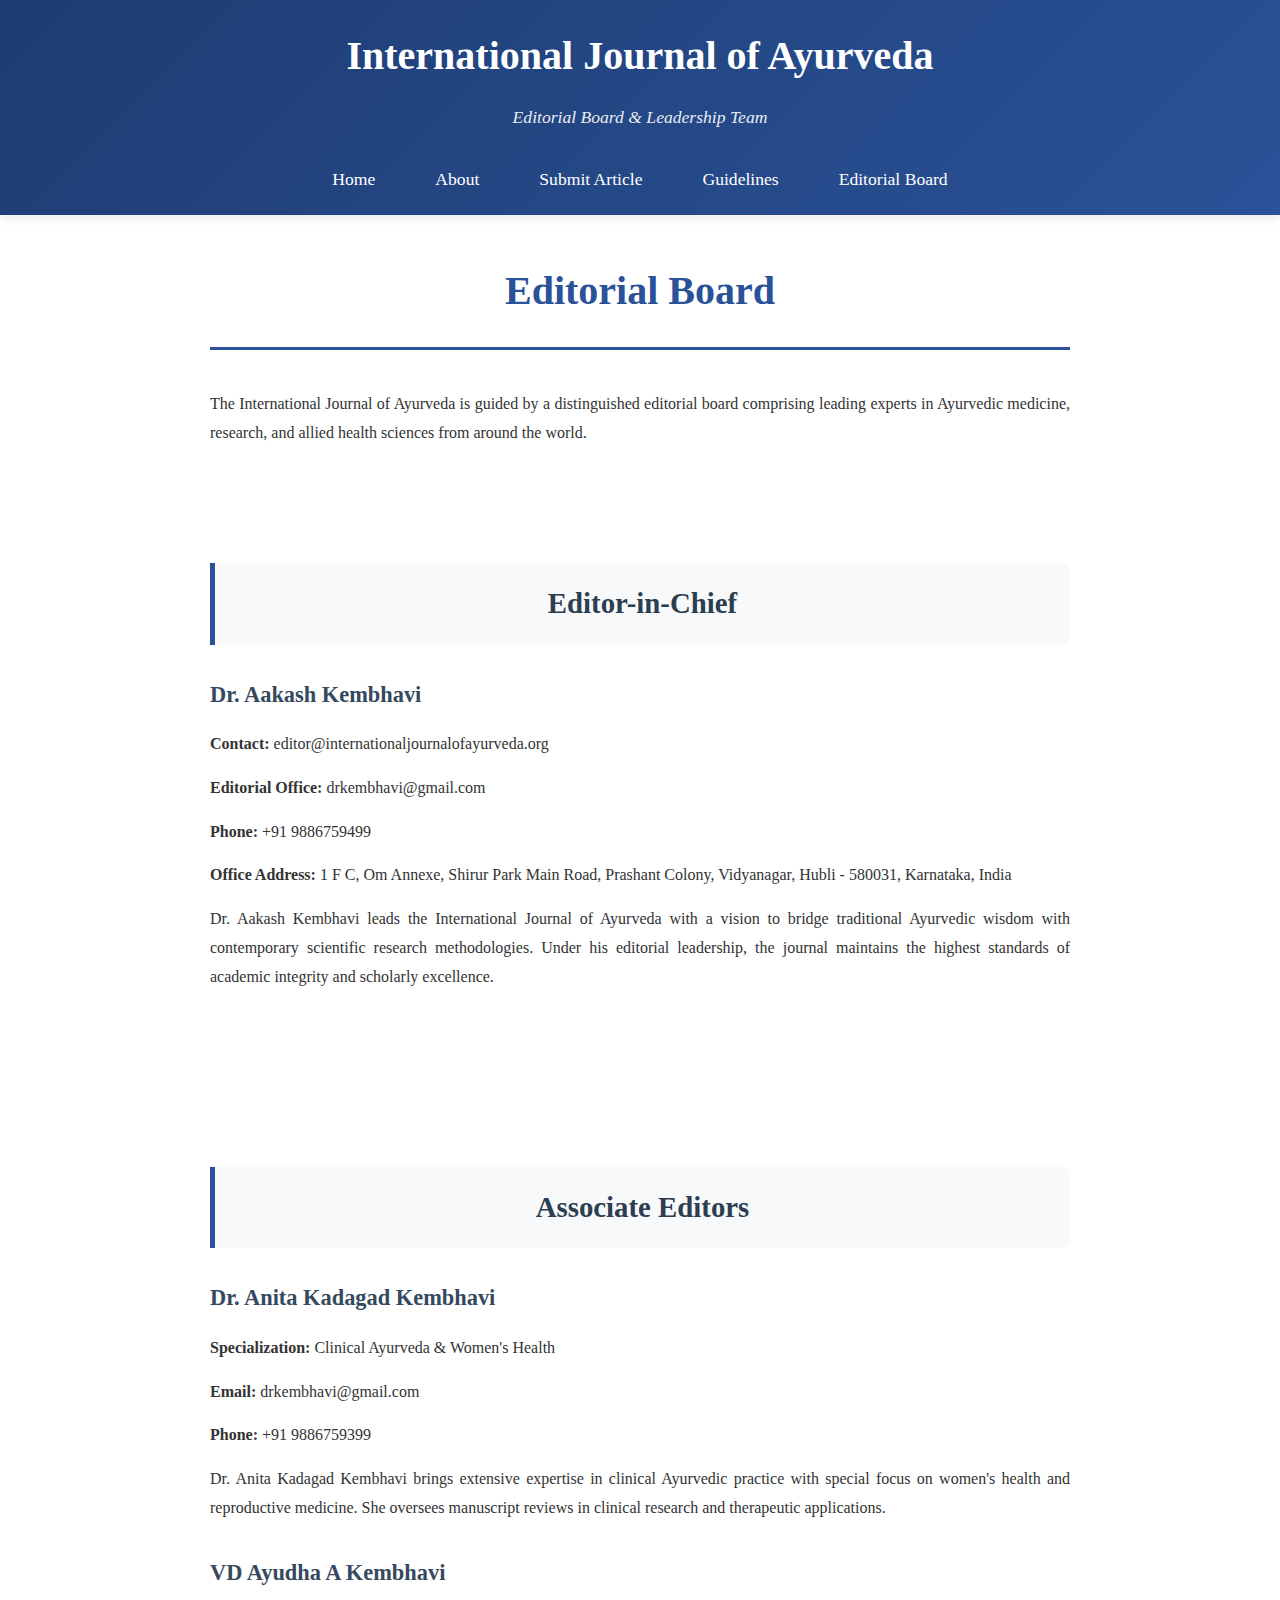
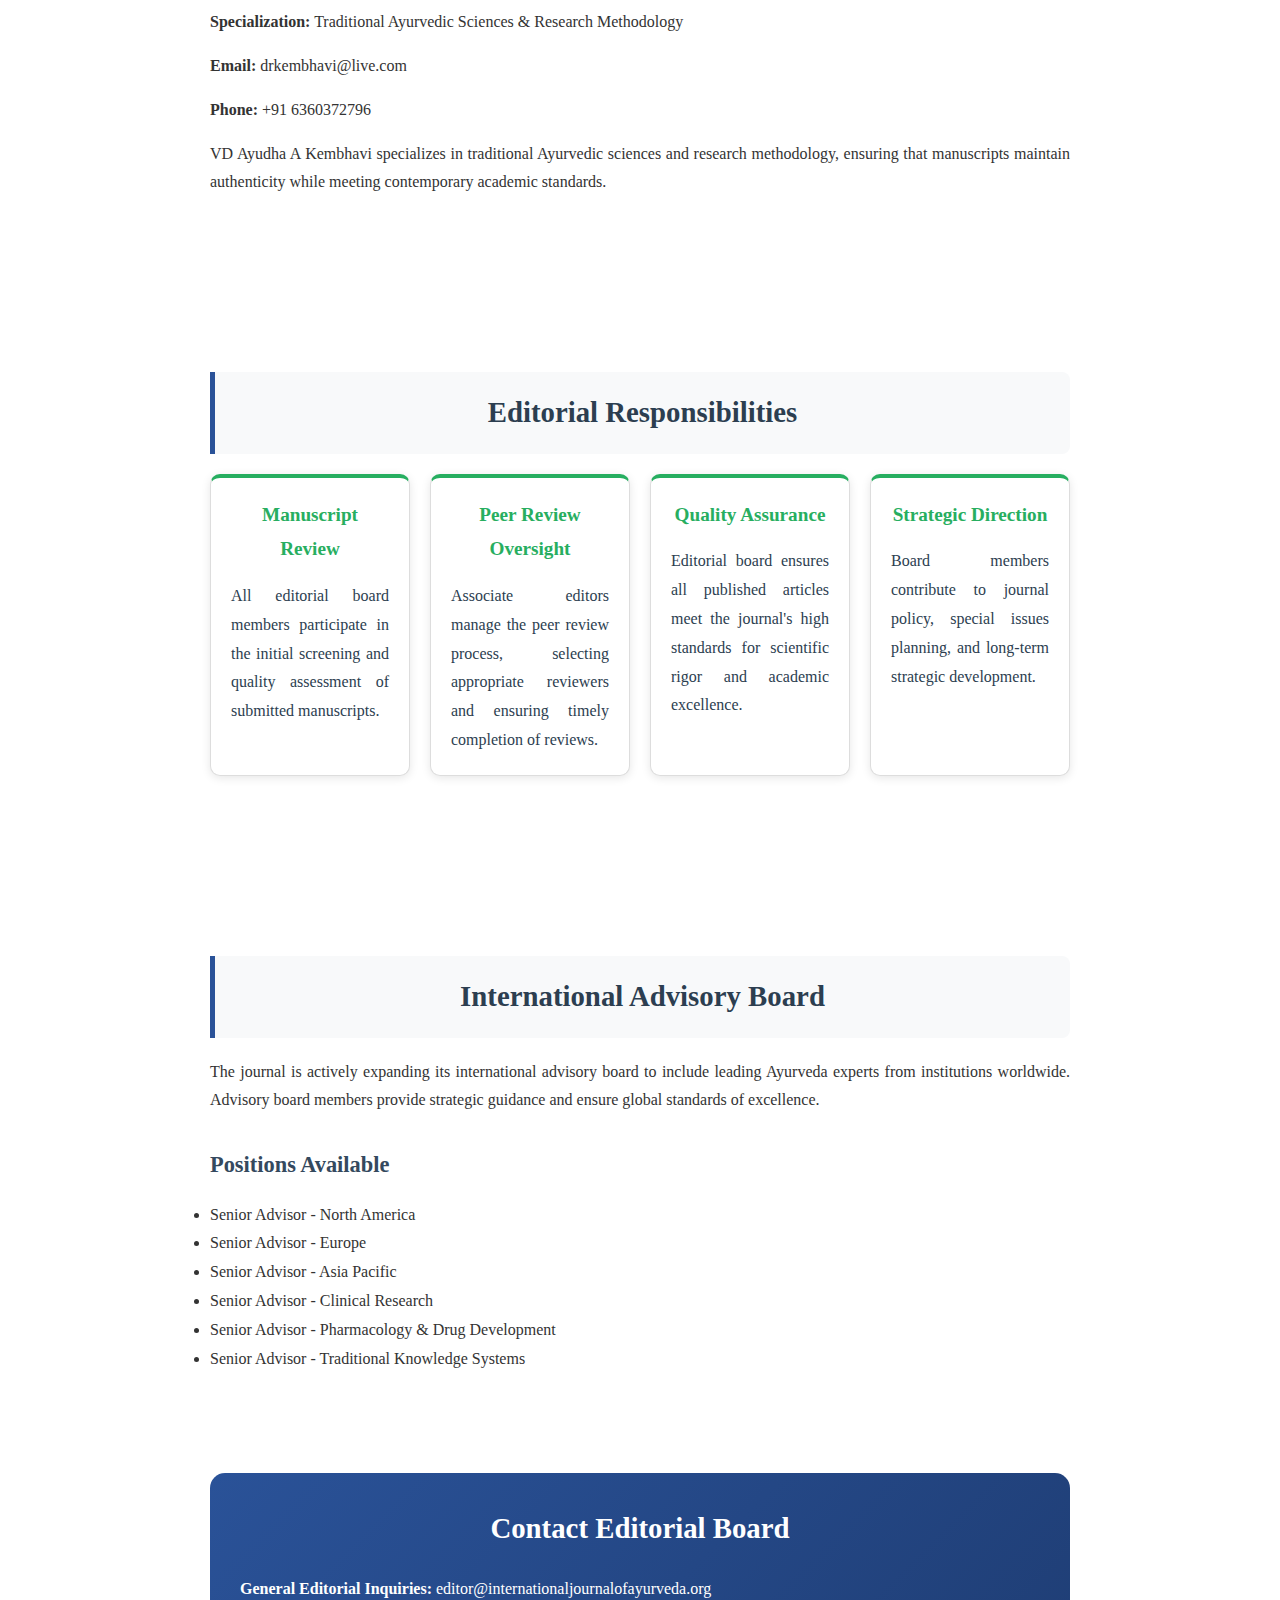
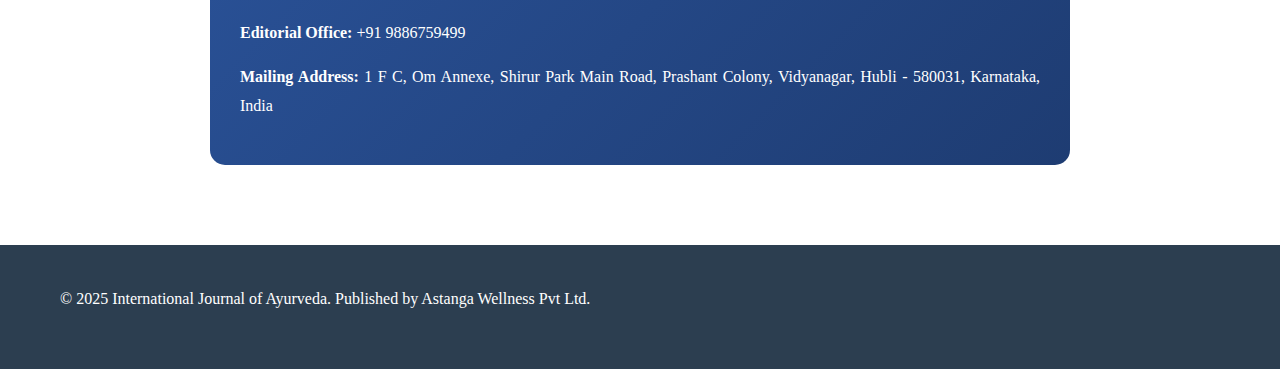
<file: editorial-board.html>
<!DOCTYPE html>
<html lang="en">
<head>
    <meta charset="UTF-8">
    <meta name="viewport" content="width=device-width, initial-scale=1.0">
    <title>Editorial Board - International Journal of Ayurveda</title>
    <meta name="description" content="Editorial Board members of International Journal of Ayurveda">
    <link rel="stylesheet" href="assets/css/styles.css">
    <link rel="stylesheet" href="assets/css/guidelines.css">
</head>
<body>
    <header>
        <div class="container">
            <h1><a href="index.html" style="color: white; text-decoration: none;">International Journal of Ayurveda</a></h1>
            <p class="tagline">Editorial Board & Leadership Team</p>
            <nav>
                <ul>
                    <li><a href="index.html">Home</a></li>
                    <li><a href="index.html#about">About</a></li>
                    <li><a href="submit.html">Submit Article</a></li>
                    <li><a href="author-guidelines.html">Guidelines</a></li>
                    <li><a href="#" class="active">Editorial Board</a></li>
                </ul>
            </nav>
        </div>
    </header>

    <main>
        <div class="container">
            <section class="guidelines-content">
                <h1>Editorial Board</h1>
                
                <div class="editorial-intro">
                    <p>The International Journal of Ayurveda is guided by a distinguished editorial board comprising leading experts in Ayurvedic medicine, research, and allied health sciences from around the world.</p>
                </div>

                <section class="editor-in-chief">
                    <h2>Editor-in-Chief</h2>
                    <div class="editor-card">
                        <h3>Dr. Aakash Kembhavi</h3>
                        <div class="editor-details">
                            <p><strong>Contact:</strong> editor@internationaljournalofayurveda.org</p>
                            <p><strong>Editorial Office:</strong> drkembhavi@gmail.com</p>
                            <p><strong>Phone:</strong> +91 9886759499</p>
                            <p><strong>Office Address:</strong> 1 F C, Om Annexe, Shirur Park Main Road, Prashant Colony, Vidyanagar, Hubli - 580031, Karnataka, India</p>
                        </div>
                        <div class="editor-bio">
                            <p>Dr. Aakash Kembhavi leads the International Journal of Ayurveda with a vision to bridge traditional Ayurvedic wisdom with contemporary scientific research methodologies. Under his editorial leadership, the journal maintains the highest standards of academic integrity and scholarly excellence.</p>
                        </div>
                    </div>
                </section>

                <section class="associate-editors">
                    <h2>Associate Editors</h2>
                    
                    <div class="editor-card">
                        <h3>Dr. Anita Kadagad Kembhavi</h3>
                        <div class="editor-details">
                            <p><strong>Specialization:</strong> Clinical Ayurveda & Women's Health</p>
                            <p><strong>Email:</strong> drkembhavi@gmail.com</p>
                            <p><strong>Phone:</strong> +91 9886759399</p>
                        </div>
                        <div class="editor-bio">
                            <p>Dr. Anita Kadagad Kembhavi brings extensive expertise in clinical Ayurvedic practice with special focus on women's health and reproductive medicine. She oversees manuscript reviews in clinical research and therapeutic applications.</p>
                        </div>
                    </div>
                    
                    <div class="editor-card">
                        <h3>VD Ayudha A Kembhavi</h3>
                        <div class="editor-details">
                            <p><strong>Specialization:</strong> Traditional Ayurvedic Sciences & Research Methodology</p>
                            <p><strong>Email:</strong> drkembhavi@live.com</p>
                            <p><strong>Phone:</strong> +91 6360372796</p>
                        </div>
                        <div class="editor-bio">
                            <p>VD Ayudha A Kembhavi specializes in traditional Ayurvedic sciences and research methodology, ensuring that manuscripts maintain authenticity while meeting contemporary academic standards.</p>
                        </div>
                    </div>
                </section>

                <section class="editorial-responsibilities">
                    <h2>Editorial Responsibilities</h2>
                    
                    <div class="responsibility-grid">
                        <div class="responsibility-item">
                            <h4>Manuscript Review</h4>
                            <p>All editorial board members participate in the initial screening and quality assessment of submitted manuscripts.</p>
                        </div>
                        
                        <div class="responsibility-item">
                            <h4>Peer Review Oversight</h4>
                            <p>Associate editors manage the peer review process, selecting appropriate reviewers and ensuring timely completion of reviews.</p>
                        </div>
                        
                        <div class="responsibility-item">
                            <h4>Quality Assurance</h4>
                            <p>Editorial board ensures all published articles meet the journal's high standards for scientific rigor and academic excellence.</p>
                        </div>
                        
                        <div class="responsibility-item">
                            <h4>Strategic Direction</h4>
                            <p>Board members contribute to journal policy, special issues planning, and long-term strategic development.</p>
                        </div>
                    </div>
                </section>

                <section class="international-advisory">
                    <h2>International Advisory Board</h2>
                    <p>The journal is actively expanding its international advisory board to include leading Ayurveda experts from institutions worldwide. Advisory board members provide strategic guidance and ensure global standards of excellence.</p>
                    
                    <div class="advisory-positions">
                        <h3>Positions Available</h3>
                        <ul>
                            <li>Senior Advisor - North America</li>
                            <li>Senior Advisor - Europe</li>
                            <li>Senior Advisor - Asia Pacific</li>
                            <li>Senior Advisor - Clinical Research</li>
                            <li>Senior Advisor - Pharmacology & Drug Development</li>
                            <li>Senior Advisor - Traditional Knowledge Systems</li>
                        </ul>
                    </div>
                </section>

                <div class="contact-section">
                    <h2>Contact Editorial Board</h2>
                    <p><strong>General Editorial Inquiries:</strong> editor@internationaljournalofayurveda.org</p>
                    <p><strong>Editorial Office:</strong> +91 9886759499</p>
                    <p><strong>Mailing Address:</strong> 1 F C, Om Annexe, Shirur Park Main Road, Prashant Colony, Vidyanagar, Hubli - 580031, Karnataka, India</p>
                </div>
            </section>
        </div>
    </main>

    <footer>
        <div class="container">
            <p>© 2025 International Journal of Ayurveda. Published by Astanga Wellness Pvt Ltd.</p>
        </div>
    </footer>
</body>
</html>
</file>
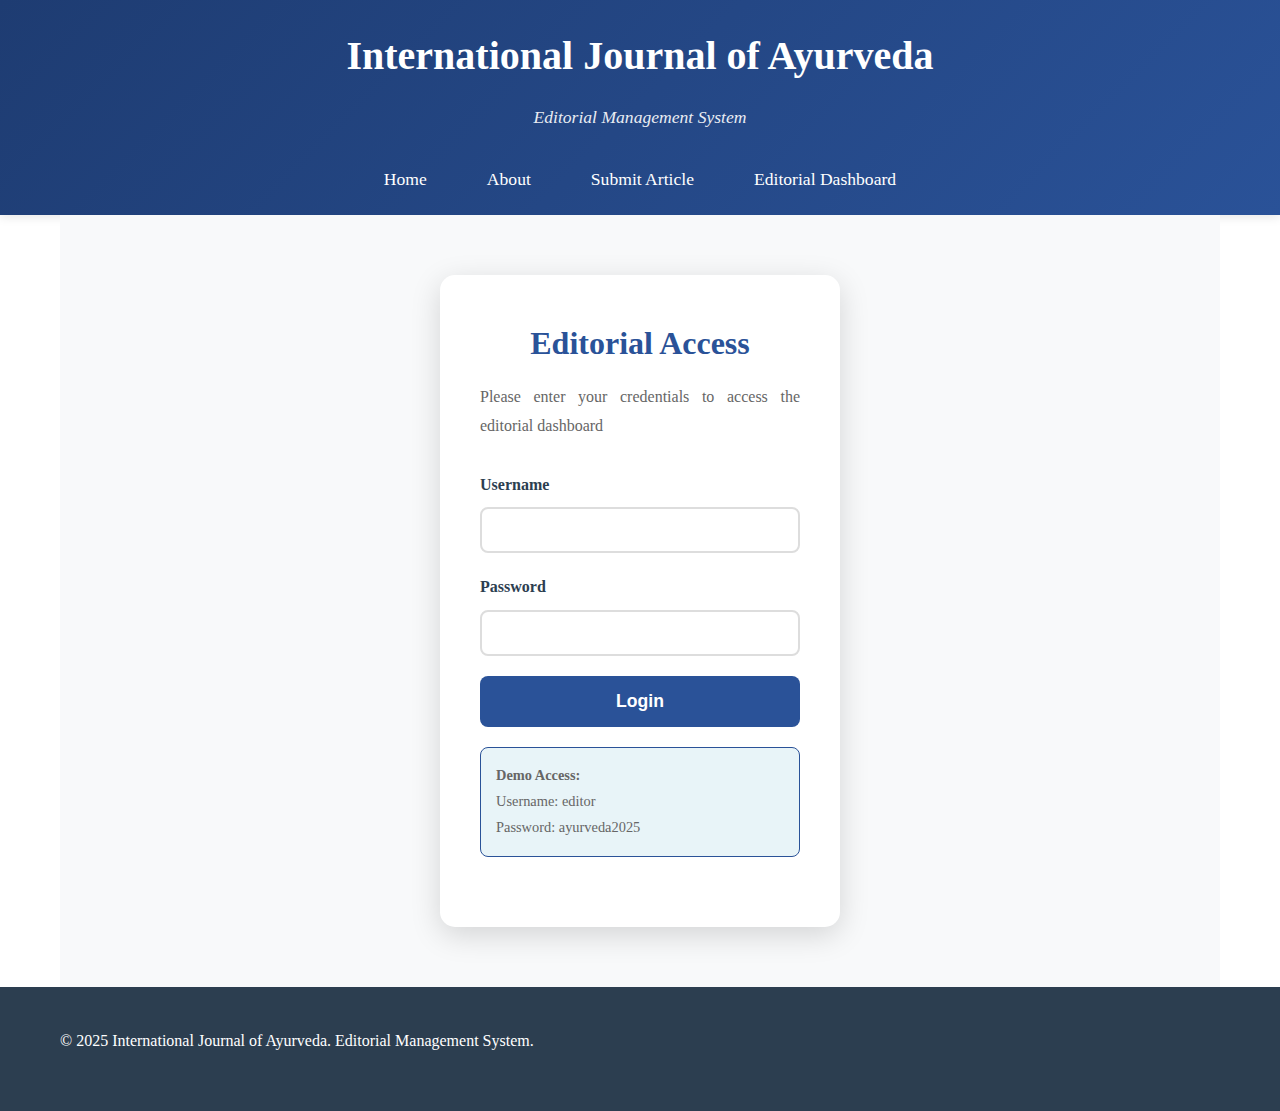
<file: editorial-dashboard.html>
<!DOCTYPE html>
<html lang="en">
<head>
    <meta charset="UTF-8">
    <meta name="viewport" content="width=device-width, initial-scale=1.0">
    <title>Editorial Dashboard - International Journal of Ayurveda</title>
    <meta name="description" content="Editorial management system for International Journal of Ayurveda">
    <link rel="stylesheet" href="assets/css/styles.css">
    <link rel="stylesheet" href="assets/css/editorial.css">
</head>
<body>
    <header>
        <div class="container">
            <h1><a href="index.html" style="color: white; text-decoration: none;">International Journal of Ayurveda</a></h1>
            <p class="tagline">Editorial Management System</p>
            <nav>
                <ul>
                    <li><a href="index.html">Home</a></li>
                    <li><a href="index.html#about">About</a></li>
                    <li><a href="submit.html">Submit Article</a></li>
                    <li><a href="#" class="active">Editorial Dashboard</a></li>
                </ul>
            </nav>
        </div>
    </header>

    <main>
        <div class="container">
            <!-- Login Section -->
            <section id="loginSection" class="login-section">
                <div class="login-box">
                    <h2>Editorial Access</h2>
                    <p>Please enter your credentials to access the editorial dashboard</p>
                    <form id="loginForm">
                        <div class="form-group">
                            <label for="username">Username</label>
                            <input type="text" id="username" name="username" required>
                        </div>
                        <div class="form-group">
                            <label for="password">Password</label>
                            <input type="password" id="password" name="password" required>
                        </div>
                        <button type="submit" class="login-btn">Login</button>
                    </form>
                    <p class="demo-note">
                        <strong>Demo Access:</strong><br>
                        Username: editor<br>
                        Password: ayurveda2025
                    </p>
                </div>
            </section>

            <!-- Dashboard Section -->
            <section id="dashboardSection" class="dashboard-section" style="display: none;">
                <!-- Dashboard Header -->
                <div class="dashboard-header">
                    <h2>Editorial Dashboard</h2>
                    <div class="user-info">
                        <span>Welcome, <span id="currentUser">Editor</span></span>
                        <button id="logoutBtn" class="logout-btn">Logout</button>
                    </div>
                </div>

                <!-- Statistics Overview -->
                <div class="stats-overview">
                    <div class="stat-card">
                        <h3>Total Submissions</h3>
                        <div class="stat-number" id="totalSubmissions">0</div>
                        <div class="stat-change">+0 this month</div>
                    </div>
                    <div class="stat-card">
                        <h3>Under Review</h3>
                        <div class="stat-number" id="underReview">0</div>
                        <div class="stat-change">Active reviews</div>
                    </div>
                    <div class="stat-card">
                        <h3>Accepted</h3>
                        <div class="stat-number" id="accepted">0</div>
                        <div class="stat-change">Ready for publication</div>
                    </div>
                    <div class="stat-card">
                        <h3>Published</h3>
                        <div class="stat-number" id="published">0</div>
                        <div class="stat-change">Volume 1, Issue 1</div>
                    </div>
                </div>

                <!-- Main Dashboard Content -->
                <div class="dashboard-content">
                    <!-- Tabs -->
                    <div class="tab-navigation">
                        <button class="tab-btn active" data-tab="submissions">Submissions</button>
                        <button class="tab-btn" data-tab="reviews">Peer Reviews</button>
                        <button class="tab-btn" data-tab="publication">Publication</button>
                        <button class="tab-btn" data-tab="settings">Settings</button>
                    </div>

                    <!-- Submissions Tab -->
                    <div id="submissions-tab" class="tab-content active">
                        <div class="tab-header">
                            <h3>Manuscript Submissions</h3>
                            <div class="filters">
                                <select id="statusFilter">
                                    <option value="all">All Status</option>
                                    <option value="pending">Pending Review</option>
                                    <option value="under-review">Under Review</option>
                                    <option value="revision">Revision Required</option>
                                    <option value="accepted">Accepted</option>
                                    <option value="rejected">Rejected</option>
                                </select>
                                <select id="specializationFilter">
                                    <option value="all">All Specializations</option>
                                    <option value="kayachikitsa">Kayachikitsa</option>
                                    <option value="shalya-tantra">Shalya Tantra</option>
                                    <option value="panchakarma">Panchakarma</option>
                                    <option value="dravyaguna">Dravyaguna</option>
                                </select>
                            </div>
                        </div>

                        <div class="submissions-list">
                            <div class="submission-item sample-submission">
                                <div class="submission-header">
                                    <h4>Clinical Efficacy of Triphala in Digestive Disorders: A Randomized Control Trial</h4>
                                    <div class="submission-status pending">Pending Review</div>
                                </div>
                                <div class="submission-meta">
                                    <span><strong>ID:</strong> IJA-1704067200</span>
                                    <span><strong>Author:</strong> Dr. Ramesh Kumar</span>
                                    <span><strong>Institution:</strong> AIIMS Delhi</span>
                                    <span><strong>Submitted:</strong> Jan 1, 2025</span>
                                    <span><strong>Type:</strong> Original Research</span>
                                </div>
                                <div class="submission-actions">
                                    <button class="btn-primary" onclick="viewSubmission('IJA-1704067200')">View Details</button>
                                    <button class="btn-secondary" onclick="assignReviewer('IJA-1704067200')">Assign Reviewer</button>
                                    <button class="btn-warning" onclick="requestRevision('IJA-1704067200')">Request Revision</button>
                                    <button class="btn-success" onclick="acceptSubmission('IJA-1704067200')">Accept</button>
                                    <button class="btn-danger" onclick="rejectSubmission('IJA-1704067200')">Reject</button>
                                </div>
                            </div>

                            <div class="submission-item sample-submission">
                                <div class="submission-header">
                                    <h4>Ayurvedic Management of Diabetes Mellitus: A Systematic Review</h4>
                                    <div class="submission-status under-review">Under Review</div>
                                </div>
                                <div class="submission-meta">
                                    <span><strong>ID:</strong> IJA-1704067300</span>
                                    <span><strong>Author:</strong> Dr. Priya Sharma</span>
                                    <span><strong>Institution:</strong> BAMS College, Mumbai</span>
                                    <span><strong>Submitted:</strong> Dec 28, 2024</span>
                                    <span><strong>Type:</strong> Review Article</span>
                                </div>
                                <div class="submission-actions">
                                    <button class="btn-primary" onclick="viewSubmission('IJA-1704067300')">View Details</button>
                                    <button class="btn-info" onclick="viewReviewComments('IJA-1704067300')">Review Comments</button>
                                    <button class="btn-warning" onclick="requestRevision('IJA-1704067300')">Request Revision</button>
                                    <button class="btn-success" onclick="acceptSubmission('IJA-1704067300')">Accept</button>
                                </div>
                            </div>

                            <div id="noSubmissions" class="no-data" style="display: none;">
                                <p>No submissions found matching your criteria.</p>
                            </div>
                        </div>
                    </div>

                    <!-- Reviews Tab -->
                    <div id="reviews-tab" class="tab-content">
                        <div class="tab-header">
                            <h3>Peer Review Management</h3>
                            <button class="btn-primary" onclick="addReviewer()">Add New Reviewer</button>
                        </div>

                        <div class="reviewers-section">
                            <h4>Available Reviewers</h4>
                            <div class="reviewers-grid">
                                <div class="reviewer-card">
                                    <h5>Dr. Anil Gupta</h5>
                                    <p>Specialization: Kayachikitsa</p>
                                    <p>Institution: AIIMS, Delhi</p>
                                    <p>Reviews Completed: 12</p>
                                    <p>Average Review Time: 14 days</p>
                                    <div class="reviewer-status available">Available</div>
                                </div>
                                
                                <div class="reviewer-card">
                                    <h5>Dr. Meera Patel</h5>
                                    <p>Specialization: Panchakarma</p>
                                    <p>Institution: Gujarat Ayurveda University</p>
                                    <p>Reviews Completed: 8</p>
                                    <p>Average Review Time: 10 days</p>
                                    <div class="reviewer-status busy">Busy (2 reviews)</div>
                                </div>
                            </div>
                        </div>

                        <div class="active-reviews-section">
                            <h4>Active Reviews</h4>
                            <div class="reviews-list">
                                <div class="review-item">
                                    <h5>IJA-1704067300: Ayurvedic Management of Diabetes</h5>
                                    <p><strong>Reviewer:</strong> Dr. Anil Gupta</p>
                                    <p><strong>Assigned:</strong> Dec 30, 2024</p>
                                    <p><strong>Due:</strong> Jan 13, 2025</p>
                                    <div class="review-progress">
                                        <div class="progress-bar">
                                            <div class="progress-fill" style="width: 60%;"></div>
                                        </div>
                                        <span>60% Complete</span>
                                    </div>
                                </div>
                            </div>
                        </div>
                    </div>

                    <!-- Publication Tab -->
                    <div id="publication-tab" class="tab-content">
                        <div class="tab-header">
                            <h3>Publication Management</h3>
                            <button class="btn-primary" onclick="createNewIssue()">Create New Issue</button>
                        </div>

                        <div class="publication-queue">
                            <h4>Ready for Publication</h4>
                            <div class="publication-list">
                                <div class="publication-item">
                                    <h5>Volume 1, Issue 1 (March 2025)</h5>
                                    <p>Status: In Preparation</p>
                                    <p>Articles: 0 accepted, 2 under review</p>
                                    <p>Target Publication: March 15, 2025</p>
                                    <div class="publication-actions">
                                        <button class="btn-secondary">Edit Issue</button>
                                        <button class="btn-success">Preview Issue</button>
                                    </div>
                                </div>
                            </div>
                        </div>

                        <div class="journal-metrics">
                            <h4>Journal Metrics</h4>
                            <div class="metrics-grid">
                                <div class="metric-item">
                                    <h5>Acceptance Rate</h5>
                                    <div class="metric-value">0%</div>
                                    <small>Based on 0 submissions</small>
                                </div>
                                <div class="metric-item">
                                    <h5>Average Review Time</h5>
                                    <div class="metric-value">0 days</div>
                                    <small>Target: 30 days</small>
                                </div>
                                <div class="metric-item">
                                    <h5>Time to Publication</h5>
                                    <div class="metric-value">0 days</div>
                                    <small>From acceptance</small>
                                </div>
                            </div>
                        </div>
                    </div>

                    <!-- Settings Tab -->
                    <div id="settings-tab" class="tab-content">
                        <div class="tab-header">
                            <h3>Journal Settings</h3>
                        </div>

                        <div class="settings-sections">
                            <div class="settings-section">
                                <h4>Journal Information</h4>
                                <form class="settings-form">
                                    <div class="form-group">
                                        <label>Journal Title</label>
                                        <input type="text" value="International Journal of Ayurveda" readonly>
                                    </div>
                                    <div class="form-group">
                                        <label>ISSN (Print)</label>
                                        <input type="text" placeholder="Applied for" readonly>
                                    </div>
                                    <div class="form-group">
                                        <label>ISSN (Online)</label>
                                        <input type="text" placeholder="Applied for" readonly>
                                    </div>
                                    <div class="form-group">
                                        <label>Publication Frequency</label>
                                        <select>
                                            <option selected>Quarterly</option>
                                            <option>Bi-annually</option>
                                            <option>Monthly</option>
                                        </select>
                                    </div>
                                </form>
                            </div>

                            <div class="settings-section">
                                <h4>Review Settings</h4>
                                <form class="settings-form">
                                    <div class="form-group">
                                        <label>Review Type</label>
                                        <select>
                                            <option selected>Double Blind</option>
                                            <option>Single Blind</option>
                                            <option>Open Review</option>
                                        </select>
                                    </div>
                                    <div class="form-group">
                                        <label>Review Deadline (Days)</label>
                                        <input type="number" value="30">
                                    </div>
                                    <div class="form-group">
                                        <label>Minimum Reviewers per Article</label>
                                        <input type="number" value="2" min="1" max="5">
                                    </div>
                                </form>
                            </div>
                        </div>
                    </div>
                </div>
            </section>
        </div>
    </main>

    <footer>
        <div class="container">
            <p>© 2025 International Journal of Ayurveda. Editorial Management System.</p>
        </div>
    </footer>

    <script src="assets/js/editorial.js"></script>
</body>
</html>
</file>
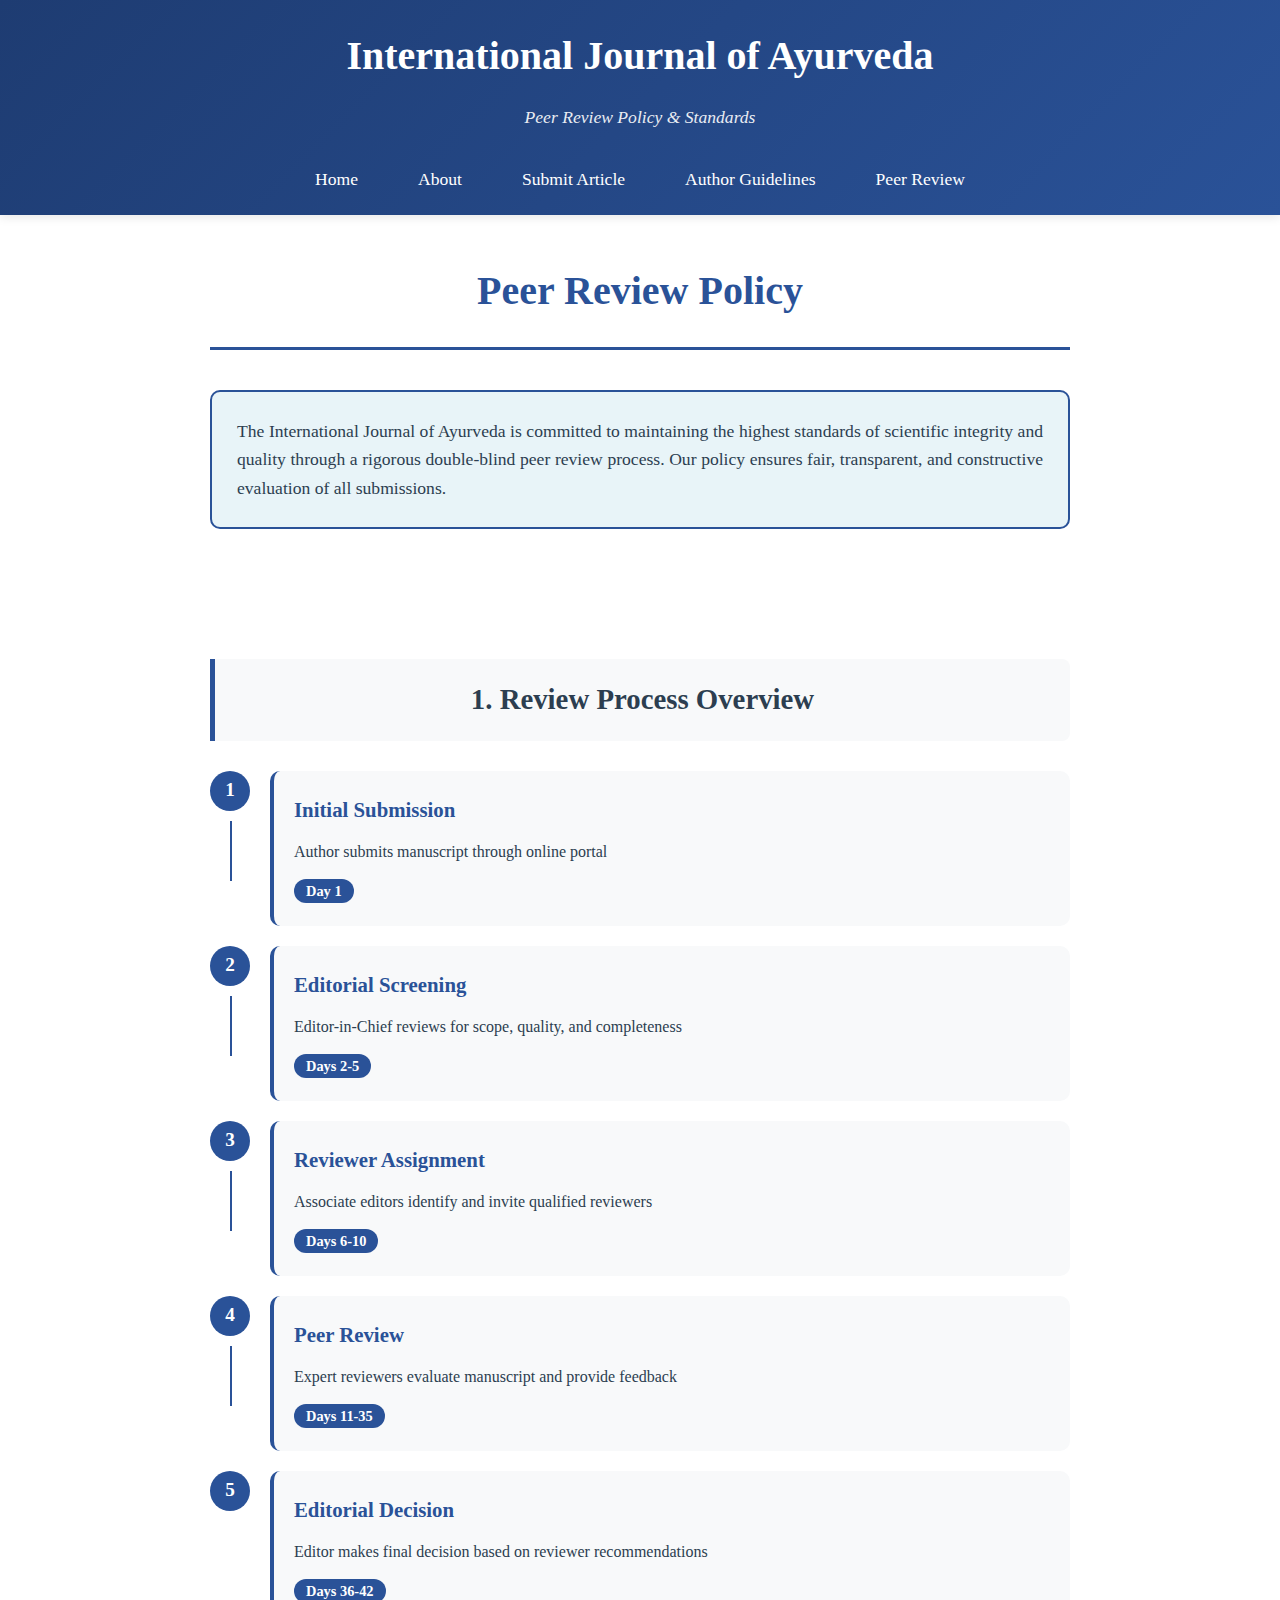
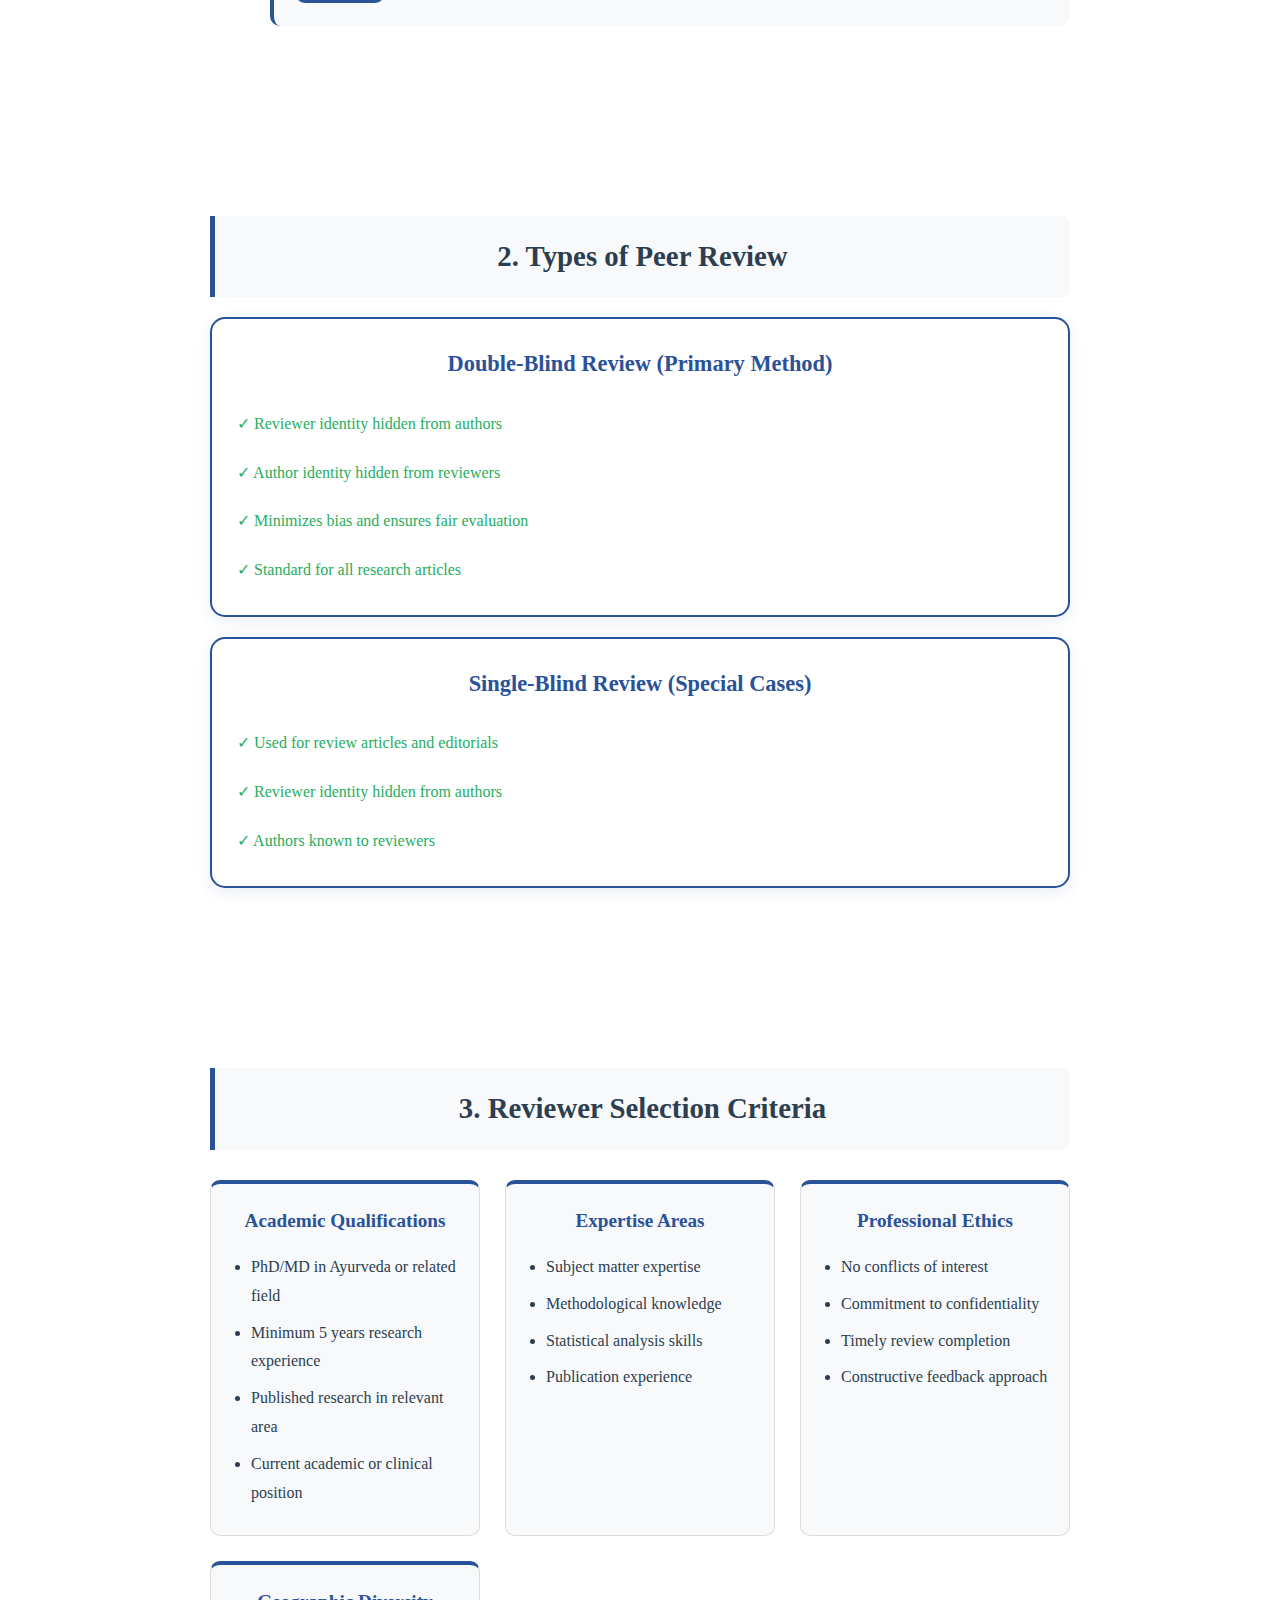
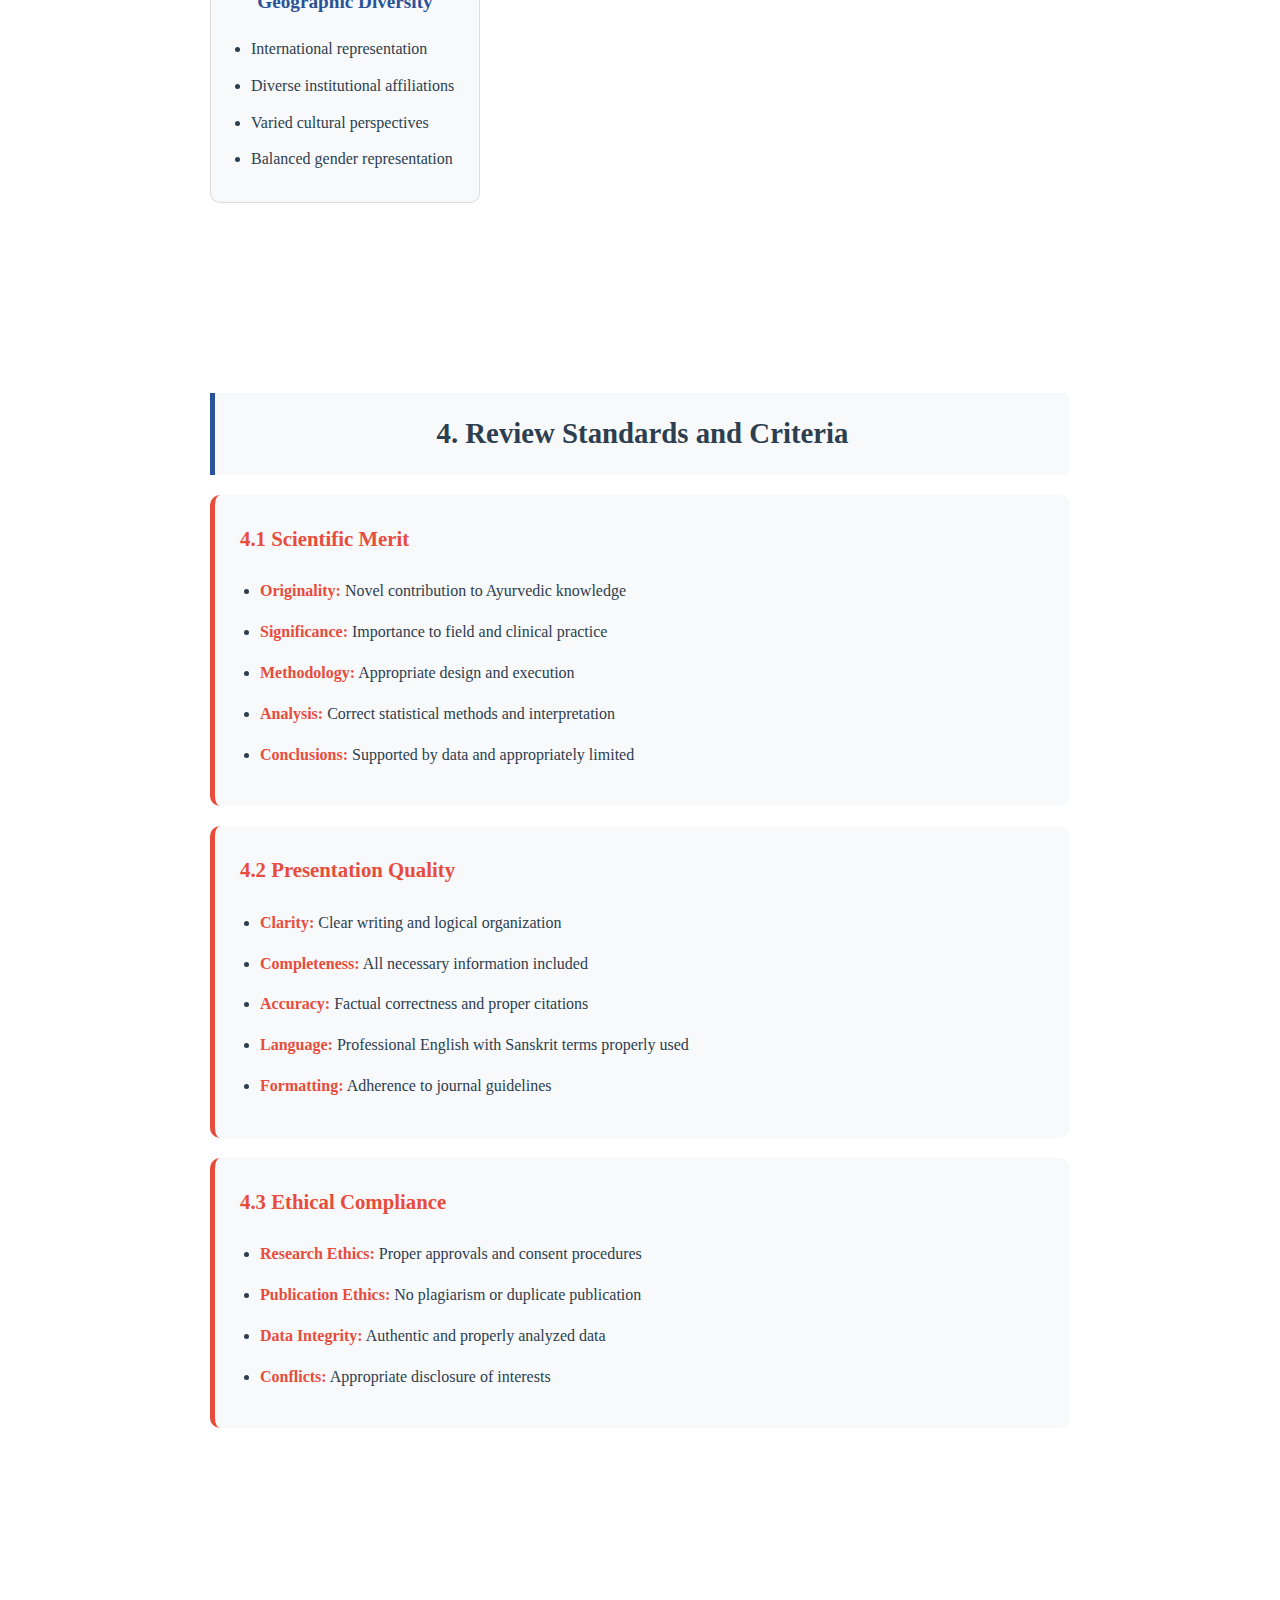
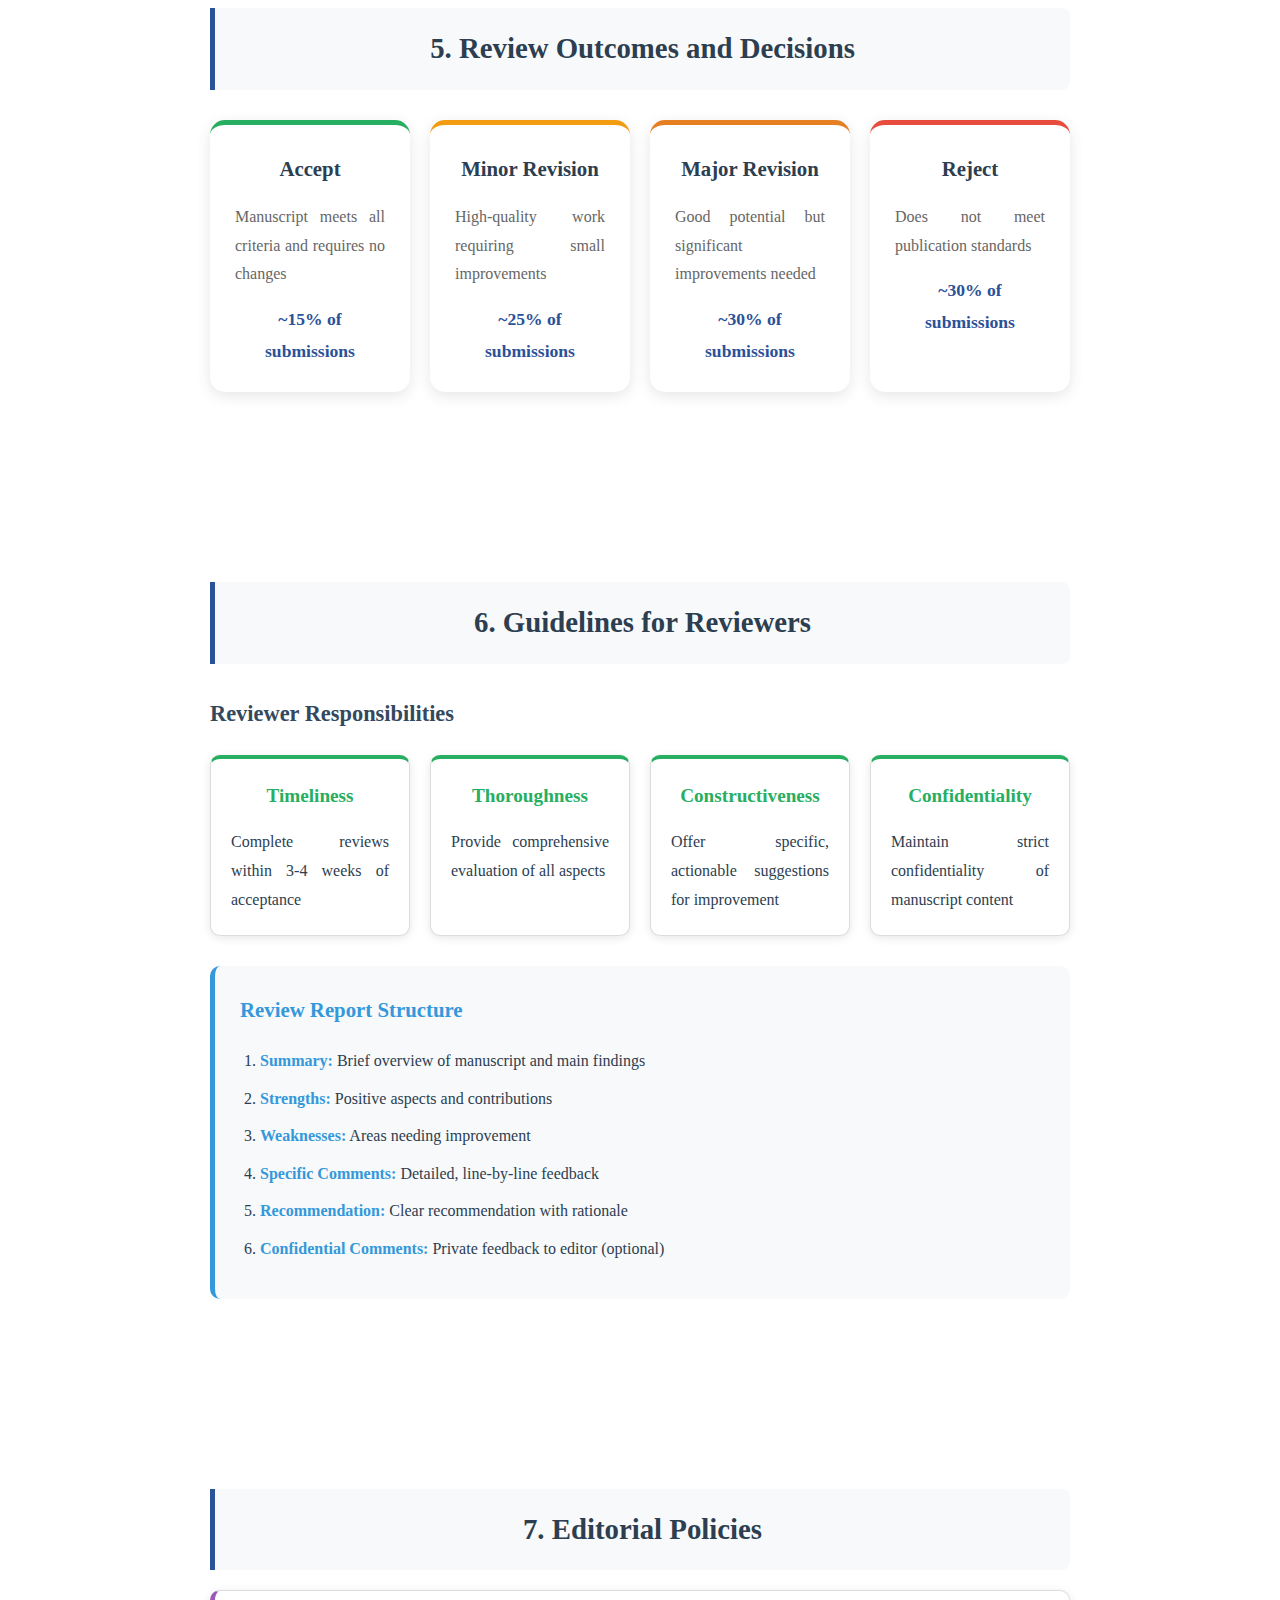
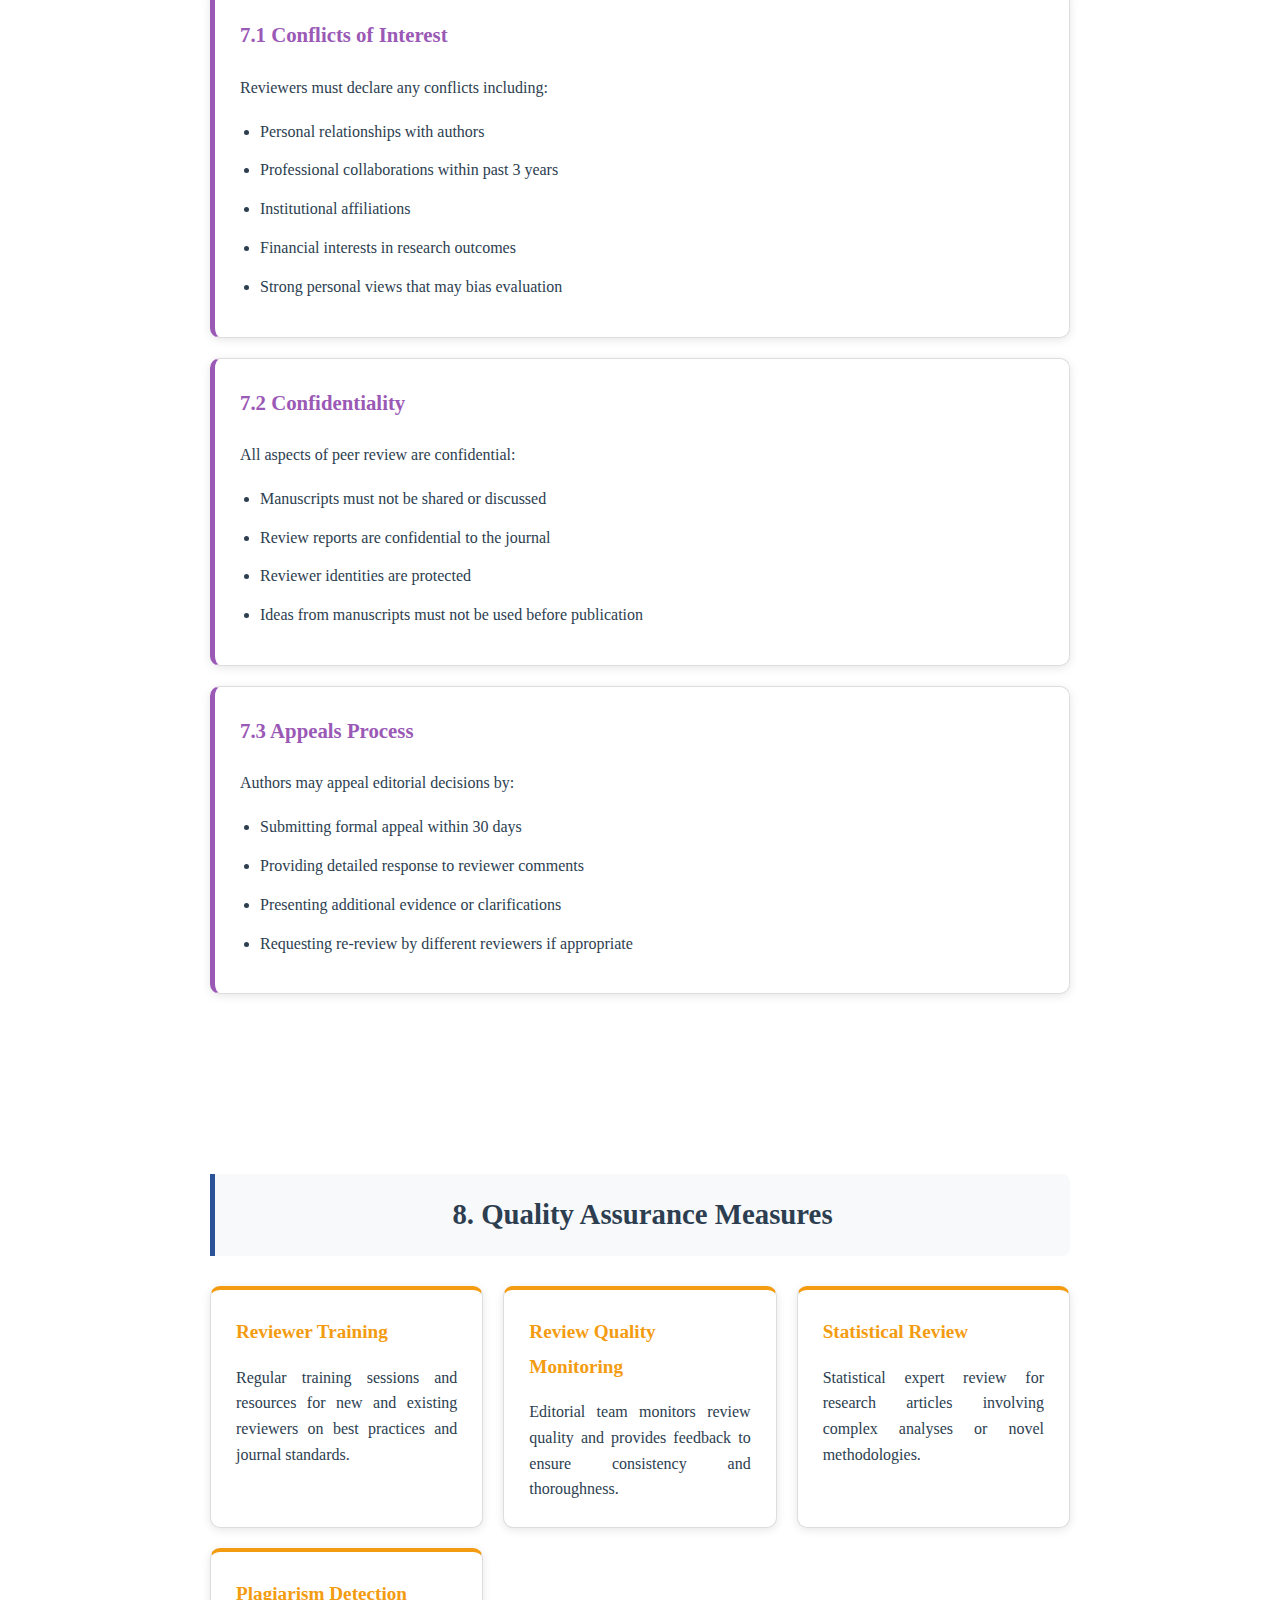
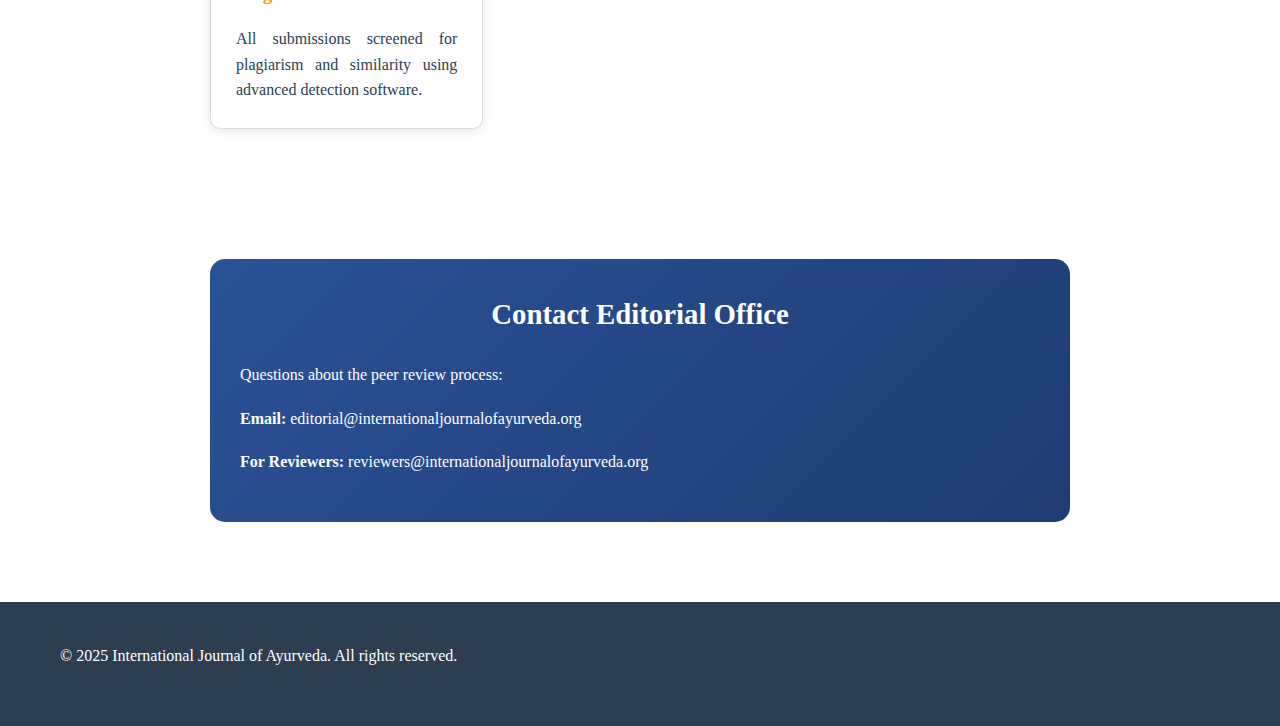
<file: peer-review-policy.html>
<!DOCTYPE html>
<html lang="en">
<head>
    <meta charset="UTF-8">
    <meta name="viewport" content="width=device-width, initial-scale=1.0">
    <title>Peer Review Policy - International Journal of Ayurveda</title>
    <meta name="description" content="Peer review policy and process for International Journal of Ayurveda">
    <link rel="stylesheet" href="assets/css/styles.css">
    <link rel="stylesheet" href="assets/css/guidelines.css">
</head>
<body>
    <header>
        <div class="container">
            <h1><a href="index.html" style="color: white; text-decoration: none;">International Journal of Ayurveda</a></h1>
            <p class="tagline">Peer Review Policy & Standards</p>
            <nav>
                <ul>
                    <li><a href="index.html">Home</a></li>
                    <li><a href="index.html#about">About</a></li>
                    <li><a href="submit.html">Submit Article</a></li>
                    <li><a href="author-guidelines.html">Author Guidelines</a></li>
                    <li><a href="#" class="active">Peer Review</a></li>
                </ul>
            </nav>
        </div>
    </header>

    <main>
        <div class="container">
            <section class="guidelines-content">
                <h1>Peer Review Policy</h1>
                
                <div class="policy-intro">
                    <p>The International Journal of Ayurveda is committed to maintaining the highest standards of scientific integrity and quality through a rigorous double-blind peer review process. Our policy ensures fair, transparent, and constructive evaluation of all submissions.</p>
                </div>

                <section class="review-process">
                    <h2>1. Review Process Overview</h2>
                    
                    <div class="process-timeline">
                        <div class="timeline-item">
                            <div class="timeline-marker">1</div>
                            <div class="timeline-content">
                                <h3>Initial Submission</h3>
                                <p>Author submits manuscript through online portal</p>
                                <span class="timeline-duration">Day 1</span>
                            </div>
                        </div>
                        
                        <div class="timeline-item">
                            <div class="timeline-marker">2</div>
                            <div class="timeline-content">
                                <h3>Editorial Screening</h3>
                                <p>Editor-in-Chief reviews for scope, quality, and completeness</p>
                                <span class="timeline-duration">Days 2-5</span>
                            </div>
                        </div>
                        
                        <div class="timeline-item">
                            <div class="timeline-marker">3</div>
                            <div class="timeline-content">
                                <h3>Reviewer Assignment</h3>
                                <p>Associate editors identify and invite qualified reviewers</p>
                                <span class="timeline-duration">Days 6-10</span>
                            </div>
                        </div>
                        
                        <div class="timeline-item">
                            <div class="timeline-marker">4</div>
                            <div class="timeline-content">
                                <h3>Peer Review</h3>
                                <p>Expert reviewers evaluate manuscript and provide feedback</p>
                                <span class="timeline-duration">Days 11-35</span>
                            </div>
                        </div>
                        
                        <div class="timeline-item">
                            <div class="timeline-marker">5</div>
                            <div class="timeline-content">
                                <h3>Editorial Decision</h3>
                                <p>Editor makes final decision based on reviewer recommendations</p>
                                <span class="timeline-duration">Days 36-42</span>
                            </div>
                        </div>
                    </div>
                </section>

                <section class="review-types">
                    <h2>2. Types of Peer Review</h2>
                    
                    <div class="review-type-card">
                        <h3>Double-Blind Review (Primary Method)</h3>
                        <div class="review-features">
                            <div class="feature">✓ Reviewer identity hidden from authors</div>
                            <div class="feature">✓ Author identity hidden from reviewers</div>
                            <div class="feature">✓ Minimizes bias and ensures fair evaluation</div>
                            <div class="feature">✓ Standard for all research articles</div>
                        </div>
                    </div>

                    <div class="review-type-card">
                        <h3>Single-Blind Review (Special Cases)</h3>
                        <div class="review-features">
                            <div class="feature">✓ Used for review articles and editorials</div>
                            <div class="feature">✓ Reviewer identity hidden from authors</div>
                            <div class="feature">✓ Authors known to reviewers</div>
                        </div>
                    </div>
                </section>

                <section class="reviewer-criteria">
                    <h2>3. Reviewer Selection Criteria</h2>
                    
                    <div class="criteria-grid">
                        <div class="criteria-item">
                            <h4>Academic Qualifications</h4>
                            <ul>
                                <li>PhD/MD in Ayurveda or related field</li>
                                <li>Minimum 5 years research experience</li>
                                <li>Published research in relevant area</li>
                                <li>Current academic or clinical position</li>
                            </ul>
                        </div>
                        
                        <div class="criteria-item">
                            <h4>Expertise Areas</h4>
                            <ul>
                                <li>Subject matter expertise</li>
                                <li>Methodological knowledge</li>
                                <li>Statistical analysis skills</li>
                                <li>Publication experience</li>
                            </ul>
                        </div>
                        
                        <div class="criteria-item">
                            <h4>Professional Ethics</h4>
                            <ul>
                                <li>No conflicts of interest</li>
                                <li>Commitment to confidentiality</li>
                                <li>Timely review completion</li>
                                <li>Constructive feedback approach</li>
                            </ul>
                        </div>
                        
                        <div class="criteria-item">
                            <h4>Geographic Diversity</h4>
                            <ul>
                                <li>International representation</li>
                                <li>Diverse institutional affiliations</li>
                                <li>Varied cultural perspectives</li>
                                <li>Balanced gender representation</li>
                            </ul>
                        </div>
                    </div>
                </section>

                <section class="review-standards">
                    <h2>4. Review Standards and Criteria</h2>
                    
                    <div class="standards-section">
                        <h3>4.1 Scientific Merit</h3>
                        <ul>
                            <li><strong>Originality:</strong> Novel contribution to Ayurvedic knowledge</li>
                            <li><strong>Significance:</strong> Importance to field and clinical practice</li>
                            <li><strong>Methodology:</strong> Appropriate design and execution</li>
                            <li><strong>Analysis:</strong> Correct statistical methods and interpretation</li>
                            <li><strong>Conclusions:</strong> Supported by data and appropriately limited</li>
                        </ul>
                    </div>

                    <div class="standards-section">
                        <h3>4.2 Presentation Quality</h3>
                        <ul>
                            <li><strong>Clarity:</strong> Clear writing and logical organization</li>
                            <li><strong>Completeness:</strong> All necessary information included</li>
                            <li><strong>Accuracy:</strong> Factual correctness and proper citations</li>
                            <li><strong>Language:</strong> Professional English with Sanskrit terms properly used</li>
                            <li><strong>Formatting:</strong> Adherence to journal guidelines</li>
                        </ul>
                    </div>

                    <div class="standards-section">
                        <h3>4.3 Ethical Compliance</h3>
                        <ul>
                            <li><strong>Research Ethics:</strong> Proper approvals and consent procedures</li>
                            <li><strong>Publication Ethics:</strong> No plagiarism or duplicate publication</li>
                            <li><strong>Data Integrity:</strong> Authentic and properly analyzed data</li>
                            <li><strong>Conflicts:</strong> Appropriate disclosure of interests</li>
                        </ul>
                    </div>
                </section>

                <section class="review-outcomes">
                    <h2>5. Review Outcomes and Decisions</h2>
                    
                    <div class="outcome-grid">
                        <div class="outcome-card accept">
                            <h4>Accept</h4>
                            <p>Manuscript meets all criteria and requires no changes</p>
                            <div class="outcome-rate">~15% of submissions</div>
                        </div>
                        
                        <div class="outcome-card minor">
                            <h4>Minor Revision</h4>
                            <p>High-quality work requiring small improvements</p>
                            <div class="outcome-rate">~25% of submissions</div>
                        </div>
                        
                        <div class="outcome-card major">
                            <h4>Major Revision</h4>
                            <p>Good potential but significant improvements needed</p>
                            <div class="outcome-rate">~30% of submissions</div>
                        </div>
                        
                        <div class="outcome-card reject">
                            <h4>Reject</h4>
                            <p>Does not meet publication standards</p>
                            <div class="outcome-rate">~30% of submissions</div>
                        </div>
                    </div>
                </section>

                <section class="reviewer-guidelines">
                    <h2>6. Guidelines for Reviewers</h2>
                    
                    <div class="reviewer-responsibilities">
                        <h3>Reviewer Responsibilities</h3>
                        <div class="responsibility-grid">
                            <div class="responsibility-item">
                                <h4>Timeliness</h4>
                                <p>Complete reviews within 3-4 weeks of acceptance</p>
                            </div>
                            <div class="responsibility-item">
                                <h4>Thoroughness</h4>
                                <p>Provide comprehensive evaluation of all aspects</p>
                            </div>
                            <div class="responsibility-item">
                                <h4>Constructiveness</h4>
                                <p>Offer specific, actionable suggestions for improvement</p>
                            </div>
                            <div class="responsibility-item">
                                <h4>Confidentiality</h4>
                                <p>Maintain strict confidentiality of manuscript content</p>
                            </div>
                        </div>
                    </div>

                    <div class="review-format">
                        <h3>Review Report Structure</h3>
                        <ol>
                            <li><strong>Summary:</strong> Brief overview of manuscript and main findings</li>
                            <li><strong>Strengths:</strong> Positive aspects and contributions</li>
                            <li><strong>Weaknesses:</strong> Areas needing improvement</li>
                            <li><strong>Specific Comments:</strong> Detailed, line-by-line feedback</li>
                            <li><strong>Recommendation:</strong> Clear recommendation with rationale</li>
                            <li><strong>Confidential Comments:</strong> Private feedback to editor (optional)</li>
                        </ol>
                    </div>
                </section>

                <section class="editorial-policies">
                    <h2>7. Editorial Policies</h2>
                    
                    <div class="policy-section">
                        <h3>7.1 Conflicts of Interest</h3>
                        <p>Reviewers must declare any conflicts including:</p>
                        <ul>
                            <li>Personal relationships with authors</li>
                            <li>Professional collaborations within past 3 years</li>
                            <li>Institutional affiliations</li>
                            <li>Financial interests in research outcomes</li>
                            <li>Strong personal views that may bias evaluation</li>
                        </ul>
                    </div>

                    <div class="policy-section">
                        <h3>7.2 Confidentiality</h3>
                        <p>All aspects of peer review are confidential:</p>
                        <ul>
                            <li>Manuscripts must not be shared or discussed</li>
                            <li>Review reports are confidential to the journal</li>
                            <li>Reviewer identities are protected</li>
                            <li>Ideas from manuscripts must not be used before publication</li>
                        </ul>
                    </div>

                    <div class="policy-section">
                        <h3>7.3 Appeals Process</h3>
                        <p>Authors may appeal editorial decisions by:</p>
                        <ul>
                            <li>Submitting formal appeal within 30 days</li>
                            <li>Providing detailed response to reviewer comments</li>
                            <li>Presenting additional evidence or clarifications</li>
                            <li>Requesting re-review by different reviewers if appropriate</li>
                        </ul>
                    </div>
                </section>

                <section class="quality-assurance">
                    <h2>8. Quality Assurance Measures</h2>
                    
                    <div class="qa-measures">
                        <div class="qa-item">
                            <h4>Reviewer Training</h4>
                            <p>Regular training sessions and resources for new and existing reviewers on best practices and journal standards.</p>
                        </div>
                        
                        <div class="qa-item">
                            <h4>Review Quality Monitoring</h4>
                            <p>Editorial team monitors review quality and provides feedback to ensure consistency and thoroughness.</p>
                        </div>
                        
                        <div class="qa-item">
                            <h4>Statistical Review</h4>
                            <p>Statistical expert review for research articles involving complex analyses or novel methodologies.</p>
                        </div>
                        
                        <div class="qa-item">
                            <h4>Plagiarism Detection</h4>
                            <p>All submissions screened for plagiarism and similarity using advanced detection software.</p>
                        </div>
                    </div>
                </section>

                <div class="contact-section">
                    <h2>Contact Editorial Office</h2>
                    <p>Questions about the peer review process:</p>
                    <p><strong>Email:</strong> editorial@internationaljournalofayurveda.org</p>
                    <p><strong>For Reviewers:</strong> reviewers@internationaljournalofayurveda.org</p>
                </div>
            </section>
        </div>
    </main>

    <footer>
        <div class="container">
            <p>© 2025 International Journal of Ayurveda. All rights reserved.</p>
        </div>
    </footer>
</body>
</html>
</file>
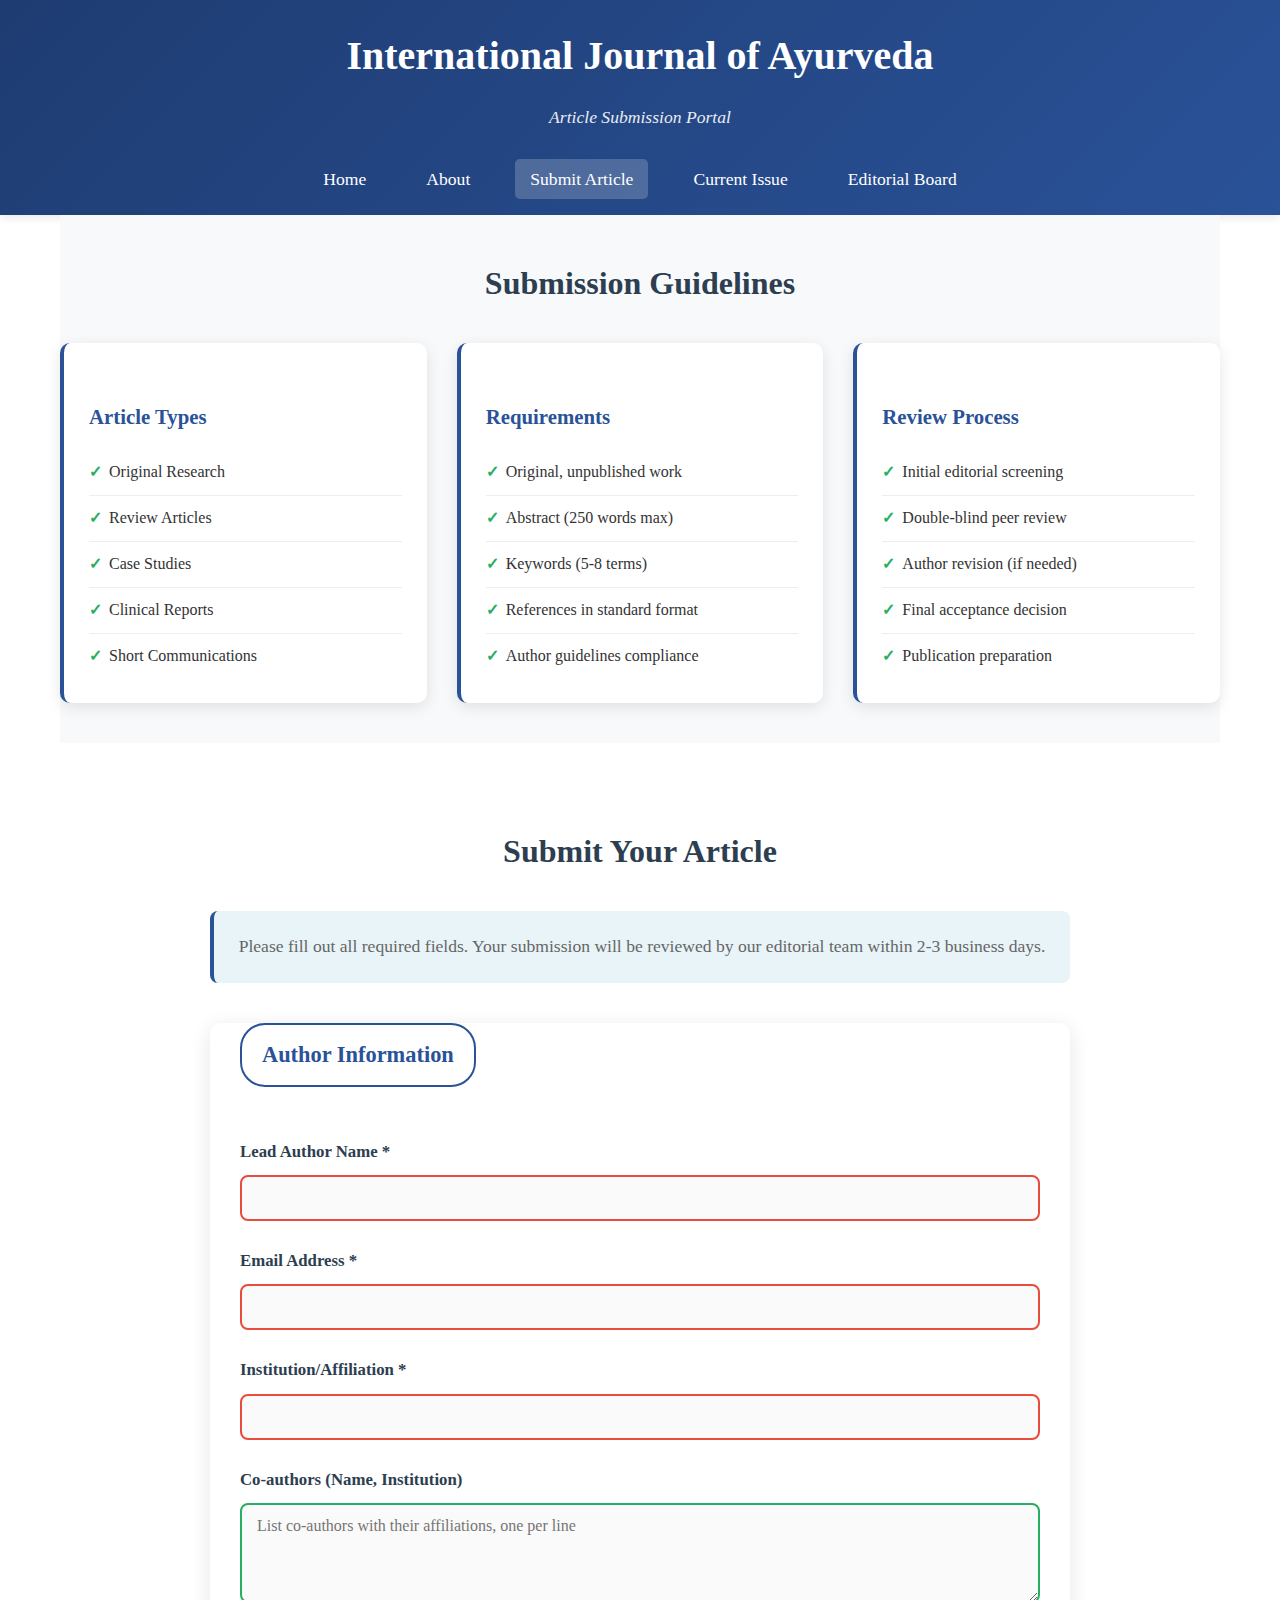
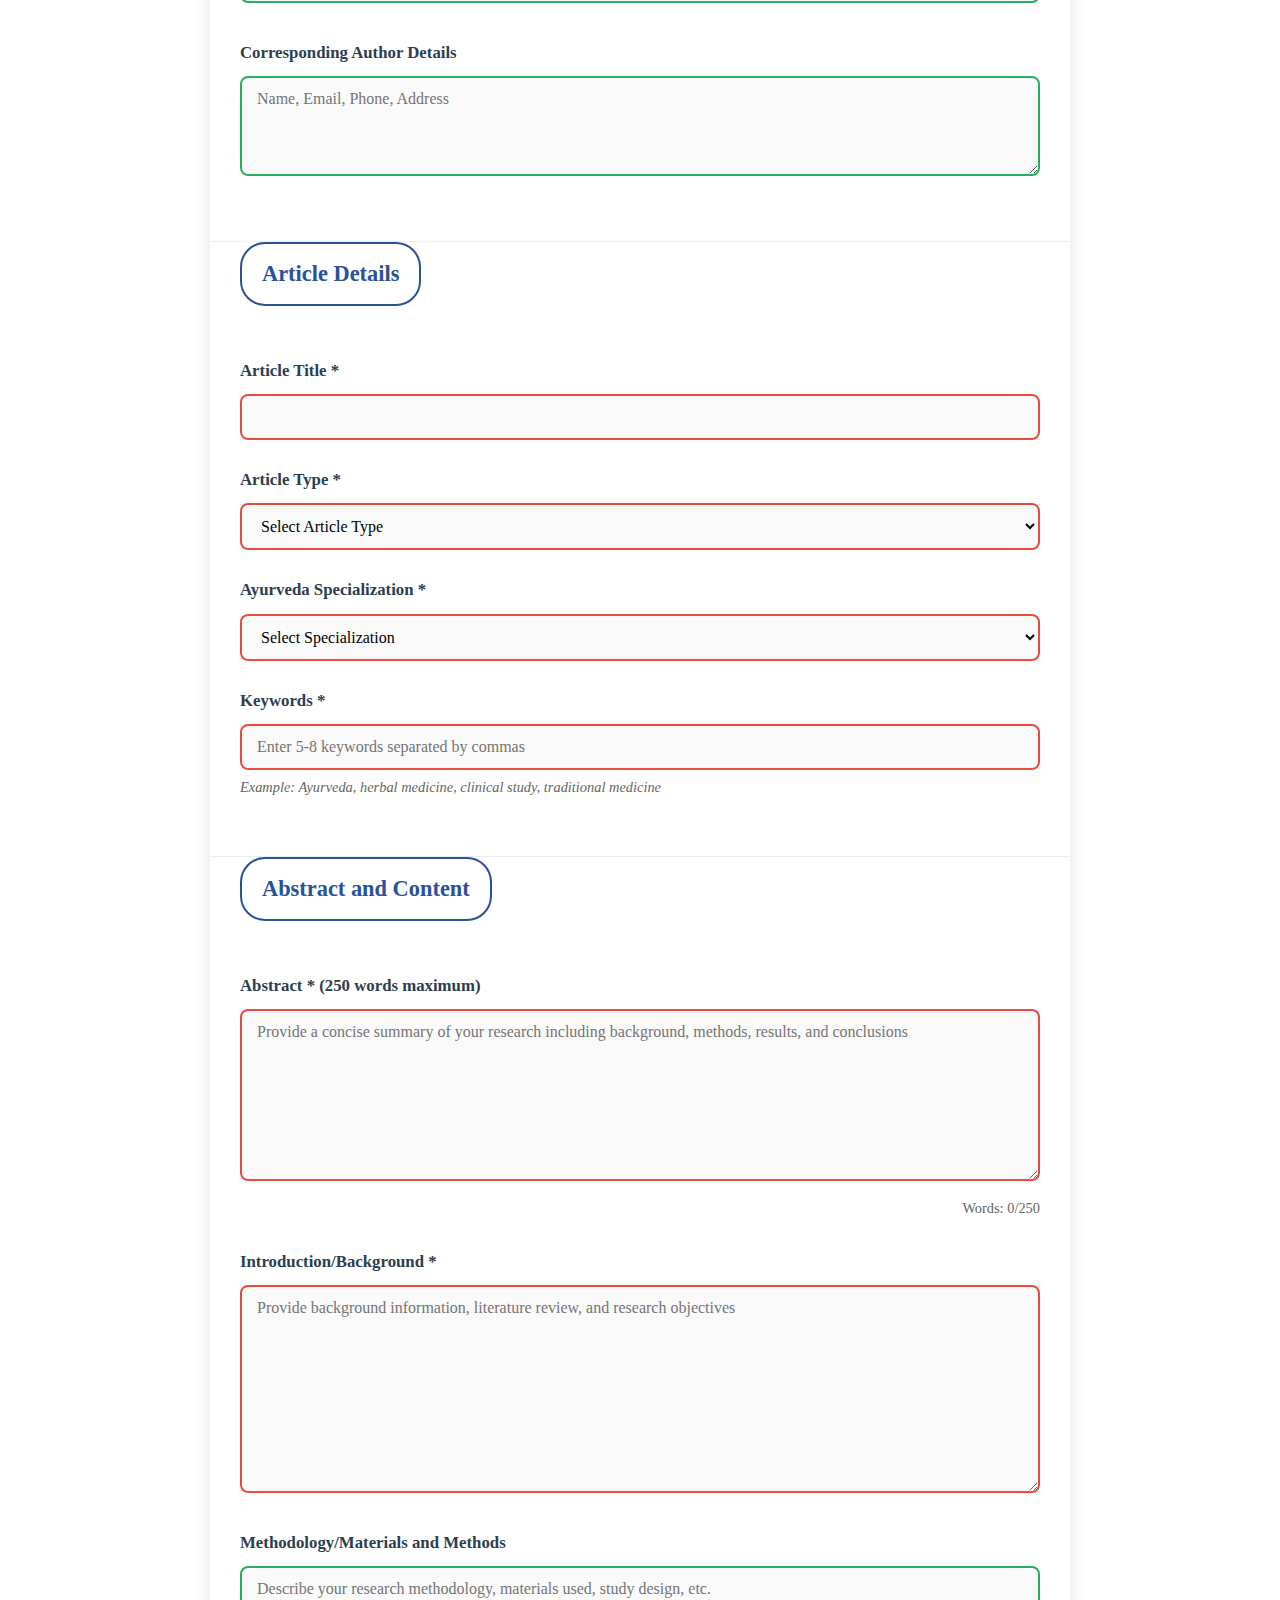
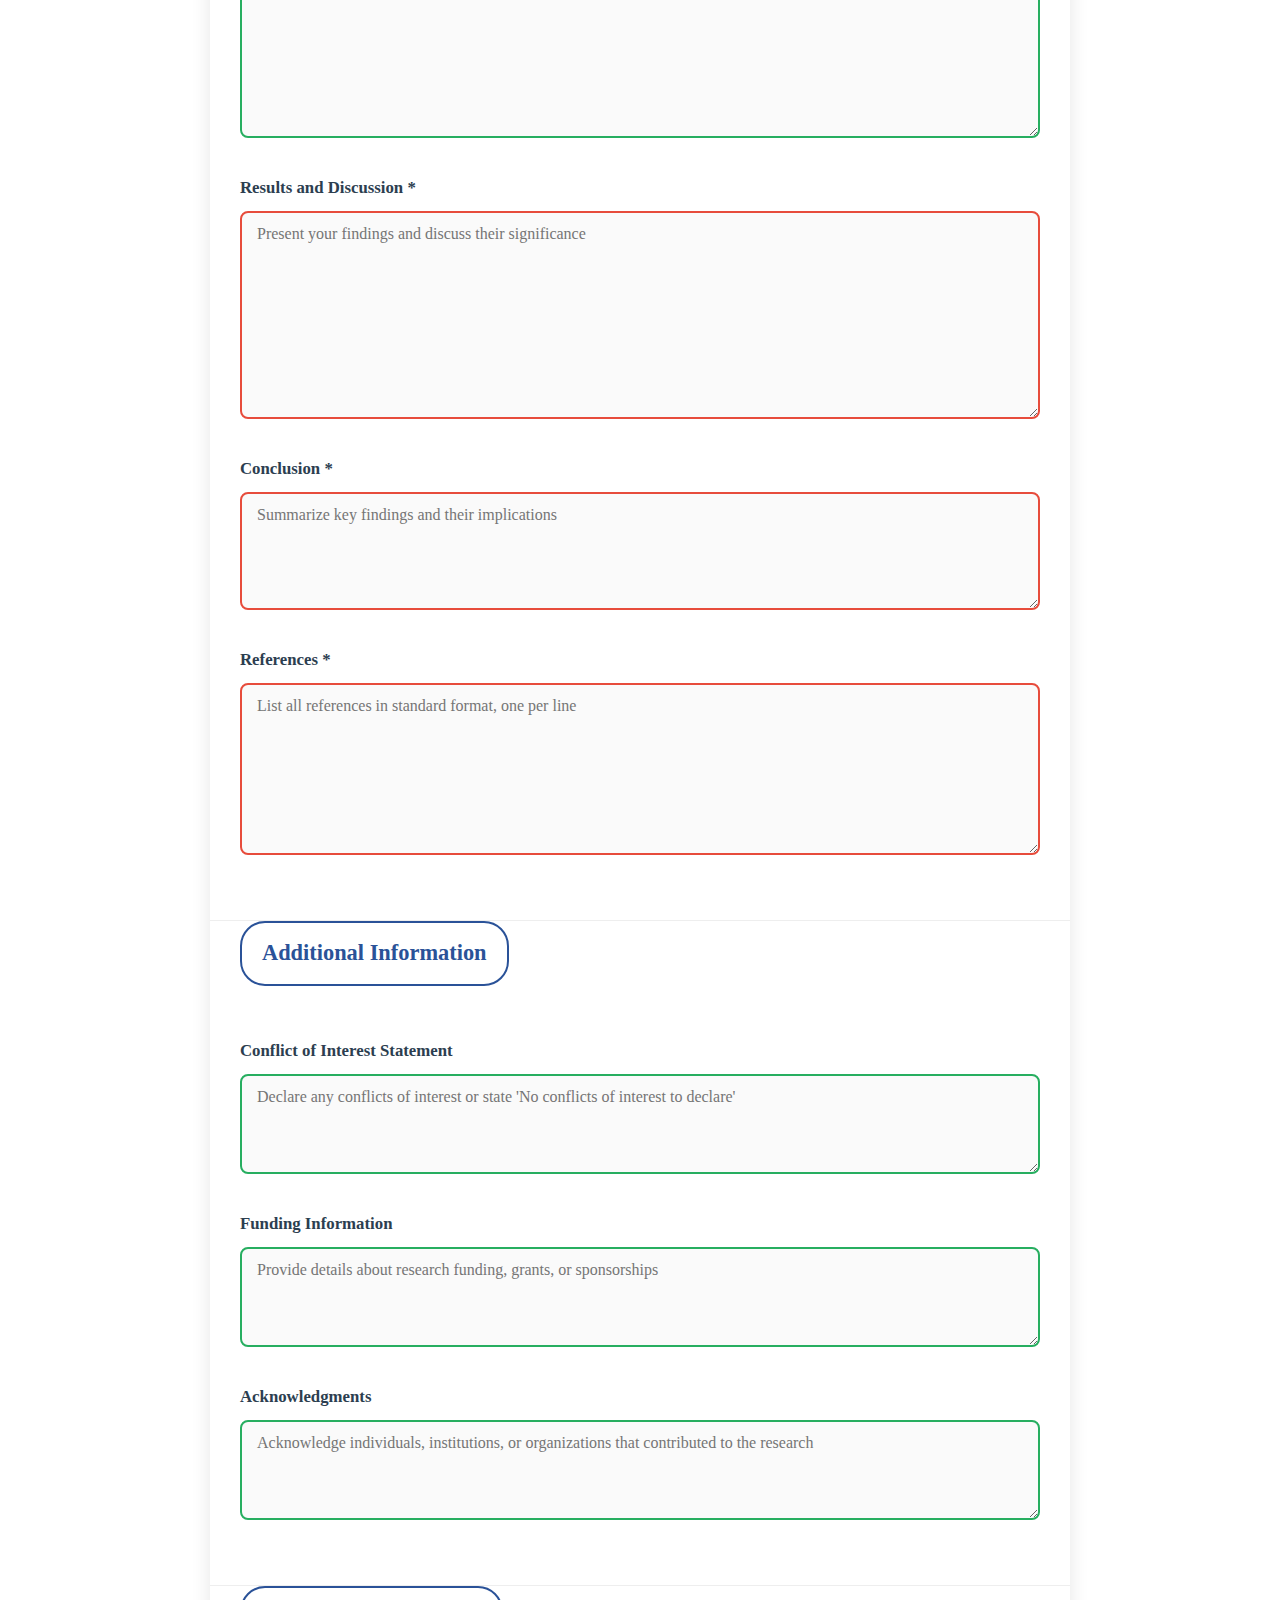
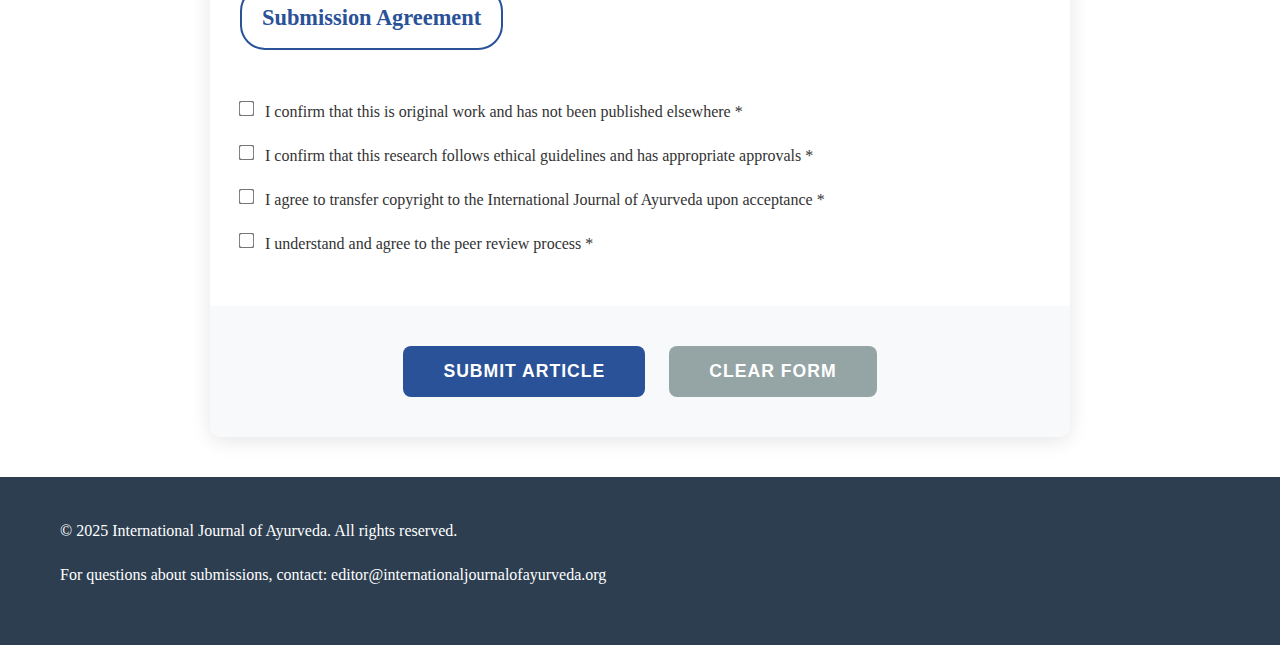
<file: submit.html>
<!DOCTYPE html>
<html lang="en">
<head>
    <meta charset="UTF-8">
    <meta name="viewport" content="width=device-width, initial-scale=1.0">
    <title>Submit Article - International Journal of Ayurveda</title>
    <meta name="description" content="Submit your research article to International Journal of Ayurveda - Peer-reviewed academic publication">
    <link rel="stylesheet" href="assets/css/styles.css">
    <link rel="stylesheet" href="assets/css/submit.css">
</head>
<body>
    <header>
        <div class="container">
            <h1><a href="index.html" style="color: white; text-decoration: none;">International Journal of Ayurveda</a></h1>
            <p class="tagline">Article Submission Portal</p>
            <nav>
                <ul>
                    <li><a href="index.html">Home</a></li>
                    <li><a href="index.html#about">About</a></li>
                    <li><a href="#" class="active">Submit Article</a></li>
                    <li><a href="index.html#current-issue">Current Issue</a></li>
                    <li><a href="index.html#editorial-board">Editorial Board</a></li>
                </ul>
            </nav>
        </div>
    </header>

    <main>
        <div class="container">
            <section class="submission-guidelines">
                <h2>Submission Guidelines</h2>
                <div class="guidelines-grid">
                    <div class="guideline-box">
                        <h3>Article Types</h3>
                        <ul>
                            <li>Original Research</li>
                            <li>Review Articles</li>
                            <li>Case Studies</li>
                            <li>Clinical Reports</li>
                            <li>Short Communications</li>
                        </ul>
                    </div>
                    <div class="guideline-box">
                        <h3>Requirements</h3>
                        <ul>
                            <li>Original, unpublished work</li>
                            <li>Abstract (250 words max)</li>
                            <li>Keywords (5-8 terms)</li>
                            <li>References in standard format</li>
                            <li>Author guidelines compliance</li>
                        </ul>
                    </div>
                    <div class="guideline-box">
                        <h3>Review Process</h3>
                        <ul>
                            <li>Initial editorial screening</li>
                            <li>Double-blind peer review</li>
                            <li>Author revision (if needed)</li>
                            <li>Final acceptance decision</li>
                            <li>Publication preparation</li>
                        </ul>
                    </div>
                </div>
            </section>

            <section class="submission-form-section">
                <h2>Submit Your Article</h2>
                <p class="form-intro">Please fill out all required fields. Your submission will be reviewed by our editorial team within 2-3 business days.</p>
                
                <form id="articleSubmissionForm" class="submission-form">
                    <!-- Author Information -->
                    <fieldset>
                        <legend>Author Information</legend>
                        <div class="form-group">
                            <label for="leadAuthor">Lead Author Name *</label>
                            <input type="text" id="leadAuthor" name="leadAuthor" required>
                        </div>
                        <div class="form-group">
                            <label for="authorEmail">Email Address *</label>
                            <input type="email" id="authorEmail" name="authorEmail" required>
                        </div>
                        <div class="form-group">
                            <label for="institution">Institution/Affiliation *</label>
                            <input type="text" id="institution" name="institution" required>
                        </div>
                        <div class="form-group">
                            <label for="coAuthors">Co-authors (Name, Institution)</label>
                            <textarea id="coAuthors" name="coAuthors" rows="3" placeholder="List co-authors with their affiliations, one per line"></textarea>
                        </div>
                        <div class="form-group">
                            <label for="correspondingAuthor">Corresponding Author Details</label>
                            <textarea id="correspondingAuthor" name="correspondingAuthor" rows="2" placeholder="Name, Email, Phone, Address"></textarea>
                        </div>
                    </fieldset>

                    <!-- Article Details -->
                    <fieldset>
                        <legend>Article Details</legend>
                        <div class="form-group">
                            <label for="articleTitle">Article Title *</label>
                            <input type="text" id="articleTitle" name="articleTitle" required maxlength="200">
                        </div>
                        <div class="form-group">
                            <label for="articleType">Article Type *</label>
                            <select id="articleType" name="articleType" required>
                                <option value="">Select Article Type</option>
                                <option value="original-research">Original Research</option>
                                <option value="review-article">Review Article</option>
                                <option value="case-study">Case Study</option>
                                <option value="clinical-report">Clinical Report</option>
                                <option value="short-communication">Short Communication</option>
                                <option value="other">Other</option>
                            </select>
                        </div>
                        <div class="form-group">
                            <label for="specialization">Ayurveda Specialization *</label>
                            <select id="specialization" name="specialization" required>
                                <option value="">Select Specialization</option>
                                <option value="kayachikitsa">Kayachikitsa (Internal Medicine)</option>
                                <option value="shalya-tantra">Shalya Tantra (Surgery)</option>
                                <option value="shalakya-tantra">Shalakya Tantra (ENT & Ophthalmology)</option>
                                <option value="prasuti-tantra">Prasuti Tantra (Obstetrics & Gynecology)</option>
                                <option value="kaumarbhritya">Kaumarbhritya (Pediatrics)</option>
                                <option value="agada-tantra">Agada Tantra (Toxicology)</option>
                                <option value="rasayana-tantra">Rasayana Tantra (Rejuvenation)</option>
                                <option value="vajikarana">Vajikarana (Aphrodisiac)</option>
                                <option value="dravyaguna">Dravyaguna (Pharmacology)</option>
                                <option value="panchakarma">Panchakarma</option>
                                <option value="basic-principles">Basic Principles</option>
                                <option value="other">Other</option>
                            </select>
                        </div>
                        <div class="form-group">
                            <label for="keywords">Keywords *</label>
                            <input type="text" id="keywords" name="keywords" required placeholder="Enter 5-8 keywords separated by commas">
                            <small>Example: Ayurveda, herbal medicine, clinical study, traditional medicine</small>
                        </div>
                    </fieldset>

                    <!-- Abstract and Content -->
                    <fieldset>
                        <legend>Abstract and Content</legend>
                        <div class="form-group">
                            <label for="abstract">Abstract * (250 words maximum)</label>
                            <textarea id="abstract" name="abstract" rows="8" required maxlength="2000" placeholder="Provide a concise summary of your research including background, methods, results, and conclusions"></textarea>
                            <div class="word-count">Words: <span id="abstractWordCount">0</span>/250</div>
                        </div>
                        <div class="form-group">
                            <label for="introduction">Introduction/Background *</label>
                            <textarea id="introduction" name="introduction" rows="10" required placeholder="Provide background information, literature review, and research objectives"></textarea>
                        </div>
                        <div class="form-group">
                            <label for="methodology">Methodology/Materials and Methods</label>
                            <textarea id="methodology" name="methodology" rows="8" placeholder="Describe your research methodology, materials used, study design, etc."></textarea>
                        </div>
                        <div class="form-group">
                            <label for="results">Results and Discussion *</label>
                            <textarea id="results" name="results" rows="10" required placeholder="Present your findings and discuss their significance"></textarea>
                        </div>
                        <div class="form-group">
                            <label for="conclusion">Conclusion *</label>
                            <textarea id="conclusion" name="conclusion" rows="5" required placeholder="Summarize key findings and their implications"></textarea>
                        </div>
                        <div class="form-group">
                            <label for="references">References *</label>
                            <textarea id="references" name="references" rows="8" required placeholder="List all references in standard format, one per line"></textarea>
                        </div>
                    </fieldset>

                    <!-- Additional Information -->
                    <fieldset>
                        <legend>Additional Information</legend>
                        <div class="form-group">
                            <label for="conflictInterest">Conflict of Interest Statement</label>
                            <textarea id="conflictInterest" name="conflictInterest" rows="3" placeholder="Declare any conflicts of interest or state 'No conflicts of interest to declare'"></textarea>
                        </div>
                        <div class="form-group">
                            <label for="funding">Funding Information</label>
                            <textarea id="funding" name="funding" rows="3" placeholder="Provide details about research funding, grants, or sponsorships"></textarea>
                        </div>
                        <div class="form-group">
                            <label for="acknowledgments">Acknowledgments</label>
                            <textarea id="acknowledgments" name="acknowledgments" rows="3" placeholder="Acknowledge individuals, institutions, or organizations that contributed to the research"></textarea>
                        </div>
                    </fieldset>

                    <!-- Submission Agreement -->
                    <fieldset>
                        <legend>Submission Agreement</legend>
                        <div class="checkbox-group">
                            <label>
                                <input type="checkbox" id="originalWork" name="originalWork" required>
                                I confirm that this is original work and has not been published elsewhere *
                            </label>
                        </div>
                        <div class="checkbox-group">
                            <label>
                                <input type="checkbox" id="ethicalApproval" name="ethicalApproval" required>
                                I confirm that this research follows ethical guidelines and has appropriate approvals *
                            </label>
                        </div>
                        <div class="checkbox-group">
                            <label>
                                <input type="checkbox" id="copyrightAgreement" name="copyrightAgreement" required>
                                I agree to transfer copyright to the International Journal of Ayurveda upon acceptance *
                            </label>
                        </div>
                        <div class="checkbox-group">
                            <label>
                                <input type="checkbox" id="peerReviewAgreement" name="peerReviewAgreement" required>
                                I understand and agree to the peer review process *
                            </label>
                        </div>
                    </fieldset>

                    <div class="form-actions">
                        <button type="submit" class="submit-btn">Submit Article</button>
                        <button type="reset" class="reset-btn">Clear Form</button>
                    </div>
                </form>
            </section>
        </div>
    </main>

    <footer>
        <div class="container">
            <p>© 2025 International Journal of Ayurveda. All rights reserved.</p>
            <p>For questions about submissions, contact: editor@internationaljournalofayurveda.org</p>
        </div>
    </footer>

    <script src="assets/js/submit.js"></script>
</body>
</html>
</file>
<file: assets/css/styles.css>
/* International Journal of Ayurveda - Professional Styling */

* {
    margin: 0;
    padding: 0;
    box-sizing: border-box;
}

body {
    font-family: 'Times New Roman', serif;
    line-height: 1.6;
    color: #333;
    background-color: #fff;
}

.container {
    max-width: 1200px;
    margin: 0 auto;
    padding: 0 20px;
}

/* Header Styles */
header {
    background: linear-gradient(135deg, #1e3c72, #2a5298);
    color: white;
    padding: 20px 0;
    box-shadow: 0 2px 10px rgba(0,0,0,0.1);
}

header h1 {
    font-size: 2.5em;
    margin-bottom: 10px;
    text-align: center;
    font-weight: bold;
}

.tagline {
    text-align: center;
    font-style: italic;
    font-size: 1.1em;
    margin-bottom: 30px;
    opacity: 0.9;
}

nav ul {
    list-style: none;
    display: flex;
    justify-content: center;
    flex-wrap: wrap;
}

nav ul li {
    margin: 0 15px;
}

nav ul li a {
    color: white;
    text-decoration: none;
    font-size: 1.1em;
    padding: 10px 15px;
    border-radius: 5px;
    transition: background 0.3s;
}

nav ul li a:hover {
    background: rgba(255,255,255,0.2);
}

/* Hero Section */
.hero {
    background: #f8f9fa;
    padding: 60px 0;
    text-align: center;
}

.hero h2 {
    font-size: 2.2em;
    margin-bottom: 20px;
    color: #2c3e50;
}

.hero p {
    font-size: 1.2em;
    margin-bottom: 40px;
    max-width: 800px;
    margin-left: auto;
    margin-right: auto;
}

.journal-info {
    display: grid;
    grid-template-columns: repeat(auto-fit, minmax(200px, 1fr));
    gap: 20px;
    margin-top: 40px;
}

.info-box {
    background: white;
    padding: 25px;
    border-radius: 10px;
    box-shadow: 0 4px 15px rgba(0,0,0,0.1);
    border-left: 4px solid #2a5298;
}

.info-box h3 {
    color: #2a5298;
    font-size: 1.3em;
    margin-bottom: 10px;
}

.info-box p {
    font-size: 1.1em;
    font-weight: bold;
}

/* Section Styles */
section {
    padding: 60px 0;
}

section h2 {
    font-size: 2em;
    margin-bottom: 30px;
    color: #2c3e50;
    text-align: center;
}

section h3 {
    font-size: 1.5em;
    margin: 30px 0 15px 0;
    color: #34495e;
}

/* About Section */
.about {
    background: white;
}

.about ul {
    max-width: 600px;
    margin: 20px auto;
}

.about ul li {
    margin: 10px 0;
    padding-left: 20px;
    position: relative;
}

.about ul li:before {
    content: "•";
    color: #2a5298;
    font-weight: bold;
    position: absolute;
    left: 0;
}

/* Submission Section */
.submission {
    background: #f8f9fa;
    text-align: center;
}

.cta-button {
    display: inline-block;
    background: #2a5298;
    color: white;
    padding: 15px 30px;
    text-decoration: none;
    border-radius: 5px;
    font-size: 1.2em;
    font-weight: bold;
    margin: 20px 0;
    transition: background 0.3s;
}

.cta-button:hover {
    background: #1e3c72;
}

.note {
    font-style: italic;
    color: #666;
    margin-top: 15px;
}

/* Current Issue Section */
.current-issue {
    background: white;
    text-align: center;
}

.issue-info {
    max-width: 600px;
    margin: 0 auto;
    padding: 30px;
    background: #f8f9fa;
    border-radius: 10px;
}

.issue-info h3 {
    color: #2a5298;
    margin-bottom: 20px;
}

/* Editorial Section */
.editorial {
    background: #f8f9fa;
    text-align: center;
}

/* Footer */
footer {
    background: #2c3e50;
    color: white;
    text-align: center;
    padding: 40px 0;
}

footer h3 {
    margin-bottom: 20px;
    color: white;
}

/* Responsive Design */
@media (max-width: 768px) {
    header h1 {
        font-size: 2em;
    }
    
    nav ul {
        flex-direction: column;
        align-items: center;
    }
    
    nav ul li {
        margin: 5px 0;
    }
    
    .hero h2 {
        font-size: 1.8em;
    }
    
    .journal-info {
        grid-template-columns: 1fr;
    }
}

/* Academic Professional Look */
.container {
    line-height: 1.8;
}

p {
    margin-bottom: 15px;
    text-align: justify;
}

/* Print Friendly */
@media print {
    header, footer {
        background: white !important;
        color: black !important;
    }
}
</file>
<file: assets/css/guidelines.css>
/* Guidelines and Policy Pages Styling - International Journal of Ayurveda */

/* Guidelines Content */
.guidelines-content {
    max-width: 900px;
    margin: 0 auto;
    padding: 40px 20px;
    line-height: 1.8;
}

.guidelines-content h1 {
    color: #2a5298;
    text-align: center;
    margin-bottom: 40px;
    font-size: 2.5em;
    border-bottom: 3px solid #2a5298;
    padding-bottom: 20px;
}

.guidelines-content h2 {
    color: #2c3e50;
    margin: 40px 0 20px 0;
    font-size: 1.8em;
    border-left: 5px solid #2a5298;
    padding-left: 20px;
    background: #f8f9fa;
    padding: 15px 20px;
    border-radius: 0 8px 8px 0;
}

.guidelines-content h3 {
    color: #34495e;
    margin: 30px 0 15px 0;
    font-size: 1.4em;
}

.guidelines-content h4 {
    color: #2a5298;
    margin: 20px 0 10px 0;
    font-size: 1.2em;
}

/* Table of Contents */
.toc {
    background: #e8f4f8;
    border: 2px solid #2a5298;
    border-radius: 10px;
    padding: 25px;
    margin: 30px 0;
}

.toc h3 {
    color: #2a5298;
    margin-top: 0;
    margin-bottom: 20px;
    font-size: 1.3em;
}

.toc ul {
    list-style: none;
    padding: 0;
}

.toc ul li {
    margin: 10px 0;
    padding-left: 20px;
    position: relative;
}

.toc ul li:before {
    content: "→";
    color: #2a5298;
    font-weight: bold;
    position: absolute;
    left: 0;
}

.toc ul li a {
    color: #2c3e50;
    text-decoration: none;
    font-weight: 500;
    transition: color 0.3s;
}

.toc ul li a:hover {
    color: #2a5298;
    text-decoration: underline;
}

/* Submission Types */
.submission-type {
    background: white;
    border: 1px solid #ddd;
    border-left: 4px solid #2a5298;
    border-radius: 0 10px 10px 0;
    padding: 20px;
    margin: 20px 0;
    box-shadow: 0 2px 10px rgba(0,0,0,0.1);
}

.submission-type h3 {
    color: #2a5298;
    margin-top: 0;
    margin-bottom: 15px;
    font-size: 1.3em;
}

.submission-type p {
    margin: 8px 0;
    color: #666;
}

.submission-type p strong {
    color: #2c3e50;
}

/* Process Steps */
.process-step {
    background: #f8f9fa;
    border-radius: 10px;
    padding: 25px;
    margin: 20px 0;
    border-left: 5px solid #27ae60;
}

.process-step h3 {
    color: #27ae60;
    margin-top: 0;
    margin-bottom: 15px;
    font-size: 1.3em;
}

.process-step ul {
    margin: 0;
    padding-left: 20px;
}

.process-step ul li {
    margin: 8px 0;
    color: #2c3e50;
}

/* Reference Examples */
.reference-example {
    background: #f4f4f4;
    border-left: 4px solid #2a5298;
    padding: 15px 20px;
    margin: 15px 0;
    font-family: 'Courier New', monospace;
    font-size: 0.95em;
    color: #2c3e50;
}

/* Contact and Action Sections */
.contact-section,
.action-section {
    background: linear-gradient(135deg, #2a5298, #1e3c72);
    color: white;
    padding: 30px;
    border-radius: 15px;
    margin: 40px 0;
    text-align: center;
}

.contact-section h2,
.action-section h2 {
    color: white;
    margin-top: 0;
    background: none;
    border: none;
    padding: 0;
}

.submit-now-btn {
    display: inline-block;
    background: white;
    color: #2a5298;
    padding: 15px 30px;
    text-decoration: none;
    border-radius: 8px;
    font-weight: bold;
    font-size: 1.2em;
    margin-top: 20px;
    transition: all 0.3s;
}

.submit-now-btn:hover {
    background: #f8f9fa;
    transform: translateY(-2px);
    box-shadow: 0 4px 15px rgba(255,255,255,0.3);
}

/* Policy Intro */
.policy-intro {
    background: #e8f4f8;
    border: 2px solid #2a5298;
    border-radius: 10px;
    padding: 25px;
    margin: 30px 0;
    text-align: center;
    font-size: 1.1em;
    line-height: 1.6;
}

.policy-intro p {
    margin: 0;
    color: #2c3e50;
    font-weight: 500;
}

/* Process Timeline */
.process-timeline {
    margin: 30px 0;
}

.timeline-item {
    display: flex;
    align-items: flex-start;
    margin: 20px 0;
    position: relative;
}

.timeline-item:not(:last-child):before {
    content: "";
    position: absolute;
    left: 20px;
    top: 50px;
    width: 2px;
    height: 60px;
    background: #2a5298;
}

.timeline-marker {
    width: 40px;
    height: 40px;
    border-radius: 50%;
    background: #2a5298;
    color: white;
    display: flex;
    align-items: center;
    justify-content: center;
    font-weight: bold;
    font-size: 1.2em;
    margin-right: 20px;
    flex-shrink: 0;
}

.timeline-content {
    flex: 1;
    background: #f8f9fa;
    padding: 20px;
    border-radius: 10px;
    border-left: 4px solid #2a5298;
}

.timeline-content h3 {
    margin: 0 0 10px 0;
    color: #2a5298;
    font-size: 1.3em;
}

.timeline-content p {
    margin: 0 0 10px 0;
    color: #2c3e50;
}

.timeline-duration {
    background: #2a5298;
    color: white;
    padding: 4px 12px;
    border-radius: 15px;
    font-size: 0.9em;
    font-weight: bold;
}

/* Review Type Cards */
.review-type-card {
    background: white;
    border: 2px solid #2a5298;
    border-radius: 15px;
    padding: 25px;
    margin: 20px 0;
    box-shadow: 0 4px 15px rgba(42, 82, 152, 0.1);
}

.review-type-card h3 {
    color: #2a5298;
    margin-top: 0;
    margin-bottom: 20px;
    font-size: 1.4em;
    text-align: center;
}

.review-features {
    display: grid;
    gap: 10px;
}

.feature {
    color: #27ae60;
    font-weight: 500;
    padding: 5px 0;
}

/* Criteria Grid */
.criteria-grid {
    display: grid;
    grid-template-columns: repeat(auto-fit, minmax(250px, 1fr));
    gap: 25px;
    margin: 30px 0;
}

.criteria-item {
    background: #f8f9fa;
    border: 1px solid #ddd;
    border-radius: 10px;
    padding: 20px;
    border-top: 4px solid #2a5298;
}

.criteria-item h4 {
    color: #2a5298;
    margin-top: 0;
    margin-bottom: 15px;
    font-size: 1.2em;
    text-align: center;
}

.criteria-item ul {
    margin: 0;
    padding-left: 20px;
}

.criteria-item ul li {
    margin: 8px 0;
    color: #2c3e50;
}

/* Standards Section */
.standards-section {
    background: #f8f9fa;
    border-radius: 10px;
    padding: 25px;
    margin: 20px 0;
    border-left: 5px solid #e74c3c;
}

.standards-section h3 {
    color: #e74c3c;
    margin-top: 0;
    margin-bottom: 20px;
    font-size: 1.3em;
}

.standards-section ul {
    margin: 0;
    padding-left: 20px;
}

.standards-section ul li {
    margin: 12px 0;
    color: #2c3e50;
}

.standards-section ul li strong {
    color: #e74c3c;
    font-weight: 600;
}

/* Outcome Grid */
.outcome-grid {
    display: grid;
    grid-template-columns: repeat(auto-fit, minmax(200px, 1fr));
    gap: 20px;
    margin: 30px 0;
}

.outcome-card {
    background: white;
    border-radius: 15px;
    padding: 25px;
    text-align: center;
    box-shadow: 0 4px 15px rgba(0,0,0,0.1);
    border-top: 5px solid;
}

.outcome-card.accept {
    border-top-color: #27ae60;
}

.outcome-card.minor {
    border-top-color: #f39c12;
}

.outcome-card.major {
    border-top-color: #e67e22;
}

.outcome-card.reject {
    border-top-color: #e74c3c;
}

.outcome-card h4 {
    margin-top: 0;
    margin-bottom: 15px;
    font-size: 1.3em;
    color: #2c3e50;
}

.outcome-card p {
    margin-bottom: 15px;
    color: #666;
}

.outcome-rate {
    font-size: 1.1em;
    font-weight: bold;
    color: #2a5298;
}

/* Reviewer Guidelines */
.reviewer-responsibilities {
    margin: 30px 0;
}

.responsibility-grid {
    display: grid;
    grid-template-columns: repeat(auto-fit, minmax(200px, 1fr));
    gap: 20px;
    margin: 20px 0;
}

.responsibility-item {
    background: white;
    border: 1px solid #ddd;
    border-radius: 10px;
    padding: 20px;
    text-align: center;
    border-top: 4px solid #27ae60;
    box-shadow: 0 2px 10px rgba(0,0,0,0.1);
}

.responsibility-item h4 {
    color: #27ae60;
    margin-top: 0;
    margin-bottom: 15px;
    font-size: 1.2em;
}

.responsibility-item p {
    color: #2c3e50;
    margin: 0;
}

/* Review Format */
.review-format {
    background: #f8f9fa;
    border-radius: 10px;
    padding: 25px;
    margin: 30px 0;
    border-left: 5px solid #3498db;
}

.review-format h3 {
    color: #3498db;
    margin-top: 0;
    margin-bottom: 20px;
    font-size: 1.3em;
}

.review-format ol {
    margin: 0;
    padding-left: 20px;
}

.review-format ol li {
    margin: 12px 0;
    color: #2c3e50;
    line-height: 1.6;
}

.review-format ol li strong {
    color: #3498db;
}

/* Policy Sections */
.policy-section {
    background: white;
    border: 1px solid #ddd;
    border-radius: 10px;
    padding: 25px;
    margin: 20px 0;
    border-left: 5px solid #9b59b6;
    box-shadow: 0 2px 10px rgba(0,0,0,0.1);
}

.policy-section h3 {
    color: #9b59b6;
    margin-top: 0;
    margin-bottom: 20px;
    font-size: 1.3em;
}

.policy-section p {
    margin-bottom: 15px;
    color: #2c3e50;
}

.policy-section ul {
    margin: 0;
    padding-left: 20px;
}

.policy-section ul li {
    margin: 10px 0;
    color: #2c3e50;
}

/* Quality Assurance */
.qa-measures {
    display: grid;
    grid-template-columns: repeat(auto-fit, minmax(250px, 1fr));
    gap: 20px;
    margin: 30px 0;
}

.qa-item {
    background: white;
    border: 1px solid #ddd;
    border-radius: 10px;
    padding: 25px;
    border-top: 4px solid #f39c12;
    box-shadow: 0 2px 10px rgba(0,0,0,0.1);
}

.qa-item h4 {
    color: #f39c12;
    margin-top: 0;
    margin-bottom: 15px;
    font-size: 1.2em;
}

.qa-item p {
    color: #2c3e50;
    margin: 0;
    line-height: 1.6;
}

/* Responsive Design */
@media (max-width: 768px) {
    .guidelines-content {
        padding: 20px 10px;
    }
    
    .guidelines-content h1 {
        font-size: 2em;
    }
    
    .guidelines-content h2 {
        font-size: 1.5em;
        padding: 10px 15px;
    }
    
    .criteria-grid,
    .outcome-grid,
    .responsibility-grid,
    .qa-measures {
        grid-template-columns: 1fr;
    }
    
    .timeline-item {
        flex-direction: column;
        align-items: flex-start;
    }
    
    .timeline-marker {
        margin-bottom: 10px;
        margin-right: 0;
    }
    
    .timeline-item:not(:last-child):before {
        display: none;
    }
    
    .toc,
    .policy-intro,
    .contact-section,
    .action-section {
        padding: 20px;
    }
}

/* Print Styles */
@media print {
    .contact-section,
    .action-section,
    nav {
        display: none;
    }
    
    .guidelines-content {
        max-width: none;
        padding: 0;
    }
    
    .guidelines-content h1,
    .guidelines-content h2 {
        color: black !important;
        background: white !important;
        border-color: black !important;
    }
    
    .timeline-marker,
    .outcome-card,
    .criteria-item,
    .qa-item {
        box-shadow: none !important;
        border: 1px solid black !important;
    }
}
</file>
<file: assets/css/editorial.css>
/* Editorial Dashboard Styling - International Journal of Ayurveda */

/* Login Section */
.login-section {
    min-height: 60vh;
    display: flex;
    align-items: center;
    justify-content: center;
    background: #f8f9fa;
}

.login-box {
    background: white;
    padding: 40px;
    border-radius: 15px;
    box-shadow: 0 8px 30px rgba(0,0,0,0.15);
    max-width: 400px;
    width: 100%;
    text-align: center;
}

.login-box h2 {
    color: #2a5298;
    margin-bottom: 10px;
    font-size: 2em;
}

.login-box p {
    color: #666;
    margin-bottom: 30px;
}

.login-box .form-group {
    margin-bottom: 20px;
    text-align: left;
}

.login-box label {
    display: block;
    font-weight: bold;
    color: #2c3e50;
    margin-bottom: 8px;
}

.login-box input {
    width: 100%;
    padding: 12px 15px;
    border: 2px solid #ddd;
    border-radius: 8px;
    font-size: 1em;
    transition: border-color 0.3s;
}

.login-box input:focus {
    outline: none;
    border-color: #2a5298;
    box-shadow: 0 0 0 3px rgba(42, 82, 152, 0.1);
}

.login-btn {
    width: 100%;
    padding: 15px;
    background: #2a5298;
    color: white;
    border: none;
    border-radius: 8px;
    font-size: 1.1em;
    font-weight: bold;
    cursor: pointer;
    transition: background 0.3s;
}

.login-btn:hover {
    background: #1e3c72;
}

.demo-note {
    background: #e8f4f8;
    border: 1px solid #2a5298;
    border-radius: 8px;
    padding: 15px;
    margin-top: 20px;
    font-size: 0.9em;
    text-align: left;
}

/* Dashboard Section */
.dashboard-section {
    padding: 20px 0;
}

.dashboard-header {
    display: flex;
    justify-content: space-between;
    align-items: center;
    margin-bottom: 30px;
    background: white;
    padding: 20px;
    border-radius: 10px;
    box-shadow: 0 2px 10px rgba(0,0,0,0.1);
}

.dashboard-header h2 {
    color: #2a5298;
    margin: 0;
}

.user-info {
    display: flex;
    align-items: center;
    gap: 15px;
}

.logout-btn {
    padding: 8px 20px;
    background: #e74c3c;
    color: white;
    border: none;
    border-radius: 5px;
    cursor: pointer;
    font-weight: bold;
    transition: background 0.3s;
}

.logout-btn:hover {
    background: #c0392b;
}

/* Statistics Overview */
.stats-overview {
    display: grid;
    grid-template-columns: repeat(auto-fit, minmax(250px, 1fr));
    gap: 20px;
    margin-bottom: 30px;
}

.stat-card {
    background: white;
    padding: 25px;
    border-radius: 10px;
    box-shadow: 0 4px 15px rgba(0,0,0,0.1);
    text-align: center;
    border-left: 4px solid #2a5298;
}

.stat-card h3 {
    color: #2c3e50;
    margin-bottom: 15px;
    font-size: 1.1em;
    text-transform: uppercase;
    letter-spacing: 1px;
}

.stat-number {
    font-size: 2.5em;
    font-weight: bold;
    color: #2a5298;
    margin-bottom: 5px;
}

.stat-change {
    color: #666;
    font-size: 0.9em;
    font-style: italic;
}

/* Dashboard Content */
.dashboard-content {
    background: white;
    border-radius: 15px;
    box-shadow: 0 4px 20px rgba(0,0,0,0.1);
    overflow: hidden;
}

/* Tab Navigation */
.tab-navigation {
    display: flex;
    background: #f8f9fa;
    border-bottom: 1px solid #ddd;
}

.tab-btn {
    flex: 1;
    padding: 20px;
    background: none;
    border: none;
    font-size: 1.1em;
    font-weight: bold;
    color: #666;
    cursor: pointer;
    transition: all 0.3s;
    border-bottom: 3px solid transparent;
}

.tab-btn.active {
    color: #2a5298;
    background: white;
    border-bottom-color: #2a5298;
}

.tab-btn:hover {
    background: #e9ecef;
    color: #2a5298;
}

/* Tab Content */
.tab-content {
    display: none;
    padding: 30px;
}

.tab-content.active {
    display: block;
}

.tab-header {
    display: flex;
    justify-content: space-between;
    align-items: center;
    margin-bottom: 30px;
    padding-bottom: 15px;
    border-bottom: 2px solid #eee;
}

.tab-header h3 {
    color: #2c3e50;
    margin: 0;
    font-size: 1.5em;
}

/* Filters */
.filters {
    display: flex;
    gap: 15px;
}

.filters select {
    padding: 8px 15px;
    border: 2px solid #ddd;
    border-radius: 5px;
    font-size: 1em;
}

/* Submissions List */
.submissions-list {
    space-y: 20px;
}

.submission-item {
    background: #f8f9fa;
    border: 1px solid #ddd;
    border-radius: 10px;
    padding: 25px;
    margin-bottom: 20px;
    transition: box-shadow 0.3s;
}

.submission-item:hover {
    box-shadow: 0 4px 15px rgba(0,0,0,0.1);
}

.submission-header {
    display: flex;
    justify-content: space-between;
    align-items: flex-start;
    margin-bottom: 15px;
}

.submission-header h4 {
    color: #2c3e50;
    margin: 0;
    flex: 1;
    font-size: 1.2em;
    line-height: 1.4;
}

.submission-status {
    padding: 5px 15px;
    border-radius: 20px;
    font-size: 0.9em;
    font-weight: bold;
    text-transform: uppercase;
    letter-spacing: 1px;
    margin-left: 20px;
    white-space: nowrap;
}

.submission-status.pending {
    background: #fff3cd;
    color: #856404;
    border: 1px solid #ffeaa7;
}

.submission-status.under-review {
    background: #cce5ff;
    color: #0056b3;
    border: 1px solid #74b9ff;
}

.submission-status.accepted {
    background: #d4edda;
    color: #155724;
    border: 1px solid #00b894;
}

.submission-status.rejected {
    background: #f8d7da;
    color: #721c24;
    border: 1px solid #e17055;
}

.submission-meta {
    display: flex;
    flex-wrap: wrap;
    gap: 20px;
    margin-bottom: 20px;
    font-size: 0.9em;
    color: #666;
}

.submission-actions {
    display: flex;
    flex-wrap: wrap;
    gap: 10px;
}

/* Buttons */
.btn-primary, .btn-secondary, .btn-warning, .btn-success, .btn-danger, .btn-info {
    padding: 8px 16px;
    border: none;
    border-radius: 5px;
    font-size: 0.9em;
    font-weight: bold;
    cursor: pointer;
    transition: all 0.3s;
    text-transform: uppercase;
    letter-spacing: 0.5px;
}

.btn-primary {
    background: #2a5298;
    color: white;
}

.btn-primary:hover {
    background: #1e3c72;
}

.btn-secondary {
    background: #6c757d;
    color: white;
}

.btn-secondary:hover {
    background: #5a6268;
}

.btn-warning {
    background: #ffc107;
    color: #212529;
}

.btn-warning:hover {
    background: #e0a800;
}

.btn-success {
    background: #28a745;
    color: white;
}

.btn-success:hover {
    background: #218838;
}

.btn-danger {
    background: #dc3545;
    color: white;
}

.btn-danger:hover {
    background: #c82333;
}

.btn-info {
    background: #17a2b8;
    color: white;
}

.btn-info:hover {
    background: #138496;
}

/* Reviewers Section */
.reviewers-section, .active-reviews-section {
    margin-bottom: 40px;
}

.reviewers-section h4, .active-reviews-section h4 {
    color: #2c3e50;
    margin-bottom: 20px;
    padding-bottom: 10px;
    border-bottom: 2px solid #eee;
}

.reviewers-grid {
    display: grid;
    grid-template-columns: repeat(auto-fit, minmax(300px, 1fr));
    gap: 20px;
}

.reviewer-card {
    background: #f8f9fa;
    padding: 20px;
    border-radius: 10px;
    border: 1px solid #ddd;
}

.reviewer-card h5 {
    color: #2a5298;
    margin-bottom: 10px;
    font-size: 1.2em;
}

.reviewer-card p {
    margin: 5px 0;
    color: #666;
    font-size: 0.9em;
}

.reviewer-status {
    display: inline-block;
    padding: 4px 12px;
    border-radius: 15px;
    font-size: 0.8em;
    font-weight: bold;
    text-transform: uppercase;
    margin-top: 10px;
}

.reviewer-status.available {
    background: #d4edda;
    color: #155724;
}

.reviewer-status.busy {
    background: #fff3cd;
    color: #856404;
}

/* Review Items */
.review-item {
    background: #f8f9fa;
    padding: 20px;
    border-radius: 10px;
    border: 1px solid #ddd;
    margin-bottom: 15px;
}

.review-item h5 {
    color: #2c3e50;
    margin-bottom: 10px;
}

.review-progress {
    display: flex;
    align-items: center;
    gap: 15px;
    margin-top: 15px;
}

.progress-bar {
    flex: 1;
    height: 8px;
    background: #e9ecef;
    border-radius: 4px;
    overflow: hidden;
}

.progress-fill {
    height: 100%;
    background: #28a745;
    transition: width 0.3s;
}

/* Publication Management */
.publication-queue, .journal-metrics {
    margin-bottom: 40px;
}

.publication-item {
    background: #f8f9fa;
    padding: 20px;
    border-radius: 10px;
    border: 1px solid #ddd;
    margin-bottom: 15px;
}

.publication-item h5 {
    color: #2a5298;
    margin-bottom: 10px;
}

.publication-actions {
    margin-top: 15px;
    display: flex;
    gap: 10px;
}

.metrics-grid {
    display: grid;
    grid-template-columns: repeat(auto-fit, minmax(200px, 1fr));
    gap: 20px;
}

.metric-item {
    background: #f8f9fa;
    padding: 20px;
    border-radius: 10px;
    text-center;
    border: 1px solid #ddd;
}

.metric-item h5 {
    color: #2c3e50;
    margin-bottom: 10px;
}

.metric-value {
    font-size: 2em;
    font-weight: bold;
    color: #2a5298;
    margin-bottom: 5px;
}

.metric-item small {
    color: #666;
    font-style: italic;
}

/* Settings Section */
.settings-sections {
    display: grid;
    grid-template-columns: repeat(auto-fit, minmax(400px, 1fr));
    gap: 30px;
}

.settings-section {
    background: #f8f9fa;
    padding: 25px;
    border-radius: 10px;
    border: 1px solid #ddd;
}

.settings-section h4 {
    color: #2c3e50;
    margin-bottom: 20px;
    padding-bottom: 10px;
    border-bottom: 2px solid #ddd;
}

.settings-form .form-group {
    margin-bottom: 20px;
}

.settings-form label {
    display: block;
    font-weight: bold;
    color: #2c3e50;
    margin-bottom: 5px;
}

.settings-form input,
.settings-form select {
    width: 100%;
    padding: 10px;
    border: 2px solid #ddd;
    border-radius: 5px;
    font-size: 1em;
}

.settings-form input:focus,
.settings-form select:focus {
    outline: none;
    border-color: #2a5298;
}

/* No Data Message */
.no-data {
    text-align: center;
    padding: 40px;
    color: #666;
    font-style: italic;
}

/* Responsive Design */
@media (max-width: 768px) {
    .dashboard-header {
        flex-direction: column;
        gap: 15px;
        text-align: center;
    }
    
    .tab-navigation {
        flex-direction: column;
    }
    
    .tab-header {
        flex-direction: column;
        align-items: flex-start;
        gap: 15px;
    }
    
    .filters {
        flex-direction: column;
        width: 100%;
    }
    
    .submission-header {
        flex-direction: column;
        align-items: flex-start;
        gap: 10px;
    }
    
    .submission-status {
        margin-left: 0;
    }
    
    .submission-meta {
        flex-direction: column;
        gap: 10px;
    }
    
    .submission-actions {
        justify-content: center;
    }
    
    .stats-overview {
        grid-template-columns: 1fr;
    }
    
    .reviewers-grid {
        grid-template-columns: 1fr;
    }
    
    .settings-sections {
        grid-template-columns: 1fr;
    }
}

/* Print Styles */
@media print {
    .login-section,
    .dashboard-header .user-info,
    .submission-actions,
    .publication-actions {
        display: none;
    }
    
    .dashboard-content {
        box-shadow: none;
    }
}
</file>
<file: assets/css/submit.css>
/* Submission Form Styling - International Journal of Ayurveda */

/* Guidelines Section */
.submission-guidelines {
    background: #f8f9fa;
    padding: 40px 0;
    margin-bottom: 40px;
}

.guidelines-grid {
    display: grid;
    grid-template-columns: repeat(auto-fit, minmax(300px, 1fr));
    gap: 30px;
    margin-top: 30px;
}

.guideline-box {
    background: white;
    padding: 25px;
    border-radius: 10px;
    box-shadow: 0 4px 15px rgba(0,0,0,0.1);
    border-left: 4px solid #2a5298;
}

.guideline-box h3 {
    color: #2a5298;
    margin-bottom: 15px;
    font-size: 1.3em;
}

.guideline-box ul {
    list-style: none;
    padding: 0;
}

.guideline-box ul li {
    padding: 8px 0;
    border-bottom: 1px solid #eee;
    position: relative;
    padding-left: 20px;
}

.guideline-box ul li:before {
    content: "✓";
    color: #27ae60;
    font-weight: bold;
    position: absolute;
    left: 0;
}

.guideline-box ul li:last-child {
    border-bottom: none;
}

/* Form Section */
.submission-form-section {
    max-width: 900px;
    margin: 0 auto;
    padding: 40px 20px;
}

.form-intro {
    text-align: center;
    font-size: 1.1em;
    color: #666;
    margin-bottom: 40px;
    background: #e8f4f8;
    padding: 20px;
    border-radius: 8px;
    border-left: 4px solid #2a5298;
}

/* Form Styling */
.submission-form {
    background: white;
    border-radius: 10px;
    box-shadow: 0 4px 20px rgba(0,0,0,0.1);
    overflow: hidden;
}

.submission-form fieldset {
    border: none;
    margin: 0;
    padding: 30px;
    border-bottom: 1px solid #eee;
}

.submission-form fieldset:last-of-type {
    border-bottom: none;
}

.submission-form legend {
    font-size: 1.4em;
    font-weight: bold;
    color: #2a5298;
    margin-bottom: 20px;
    padding: 0 15px;
    background: white;
    border: 2px solid #2a5298;
    border-radius: 25px;
    padding: 10px 20px;
}

/* Form Groups */
.form-group {
    margin-bottom: 25px;
}

.form-group label {
    display: block;
    font-weight: bold;
    color: #2c3e50;
    margin-bottom: 8px;
    font-size: 1.05em;
}

.form-group input,
.form-group select,
.form-group textarea {
    width: 100%;
    padding: 12px 15px;
    border: 2px solid #ddd;
    border-radius: 8px;
    font-size: 1em;
    font-family: inherit;
    transition: border-color 0.3s, box-shadow 0.3s;
    background: #fafafa;
}

.form-group input:focus,
.form-group select:focus,
.form-group textarea:focus {
    outline: none;
    border-color: #2a5298;
    box-shadow: 0 0 0 3px rgba(42, 82, 152, 0.1);
    background: white;
}

.form-group textarea {
    resize: vertical;
    min-height: 100px;
}

.form-group small {
    display: block;
    color: #666;
    font-size: 0.9em;
    margin-top: 5px;
    font-style: italic;
}

/* Word Counter */
.word-count {
    text-align: right;
    font-size: 0.9em;
    color: #666;
    margin-top: 5px;
}

/* Checkbox Groups */
.checkbox-group {
    margin-bottom: 20px;
}

.checkbox-group label {
    display: flex;
    align-items: flex-start;
    font-weight: normal;
    cursor: pointer;
    line-height: 1.5;
}

.checkbox-group input[type="checkbox"] {
    width: auto;
    margin-right: 12px;
    margin-top: 2px;
    transform: scale(1.2);
    flex-shrink: 0;
}

.checkbox-group label:hover {
    color: #2a5298;
}

/* Form Actions */
.form-actions {
    text-align: center;
    padding: 40px 30px;
    background: #f8f9fa;
}

.submit-btn,
.reset-btn {
    padding: 15px 40px;
    font-size: 1.1em;
    font-weight: bold;
    border: none;
    border-radius: 8px;
    cursor: pointer;
    margin: 0 10px;
    transition: all 0.3s;
    text-transform: uppercase;
    letter-spacing: 1px;
}

.submit-btn {
    background: #2a5298;
    color: white;
}

.submit-btn:hover {
    background: #1e3c72;
    transform: translateY(-2px);
    box-shadow: 0 4px 15px rgba(42, 82, 152, 0.3);
}

.reset-btn {
    background: #95a5a6;
    color: white;
}

.reset-btn:hover {
    background: #7f8c8d;
    transform: translateY(-2px);
}

/* Success/Error Messages */
.message {
    padding: 15px;
    border-radius: 8px;
    margin: 20px 0;
    font-weight: bold;
    text-align: center;
}

.success {
    background: #d4edda;
    color: #155724;
    border: 1px solid #c3e6cb;
}

.error {
    background: #f8d7da;
    color: #721c24;
    border: 1px solid #f5c6cb;
}

/* Active Navigation Link */
nav .active {
    background: rgba(255,255,255,0.2);
    border-radius: 5px;
}

/* Responsive Design */
@media (max-width: 768px) {
    .guidelines-grid {
        grid-template-columns: 1fr;
    }
    
    .submission-form fieldset {
        padding: 20px 15px;
    }
    
    .form-actions {
        padding: 30px 15px;
    }
    
    .submit-btn,
    .reset-btn {
        display: block;
        width: 100%;
        margin: 10px 0;
    }
    
    .submission-form-section {
        padding: 20px 10px;
    }
}

/* Loading Animation */
.loading {
    opacity: 0.7;
    pointer-events: none;
}

.loading .submit-btn:after {
    content: "";
    display: inline-block;
    width: 16px;
    height: 16px;
    margin-left: 10px;
    border: 2px solid transparent;
    border-top: 2px solid white;
    border-radius: 50%;
    animation: spin 1s linear infinite;
}

@keyframes spin {
    0% { transform: rotate(0deg); }
    100% { transform: rotate(360deg); }
}

/* Form Validation Styling */
.form-group input:invalid,
.form-group select:invalid,
.form-group textarea:invalid {
    border-color: #e74c3c;
}

.form-group input:valid,
.form-group select:valid,
.form-group textarea:valid {
    border-color: #27ae60;
}

/* Print Styles */
@media print {
    .submission-guidelines,
    .form-actions,
    footer {
        display: none;
    }
    
    .submission-form {
        box-shadow: none;
        border: 1px solid #ddd;
    }
}
</file>
